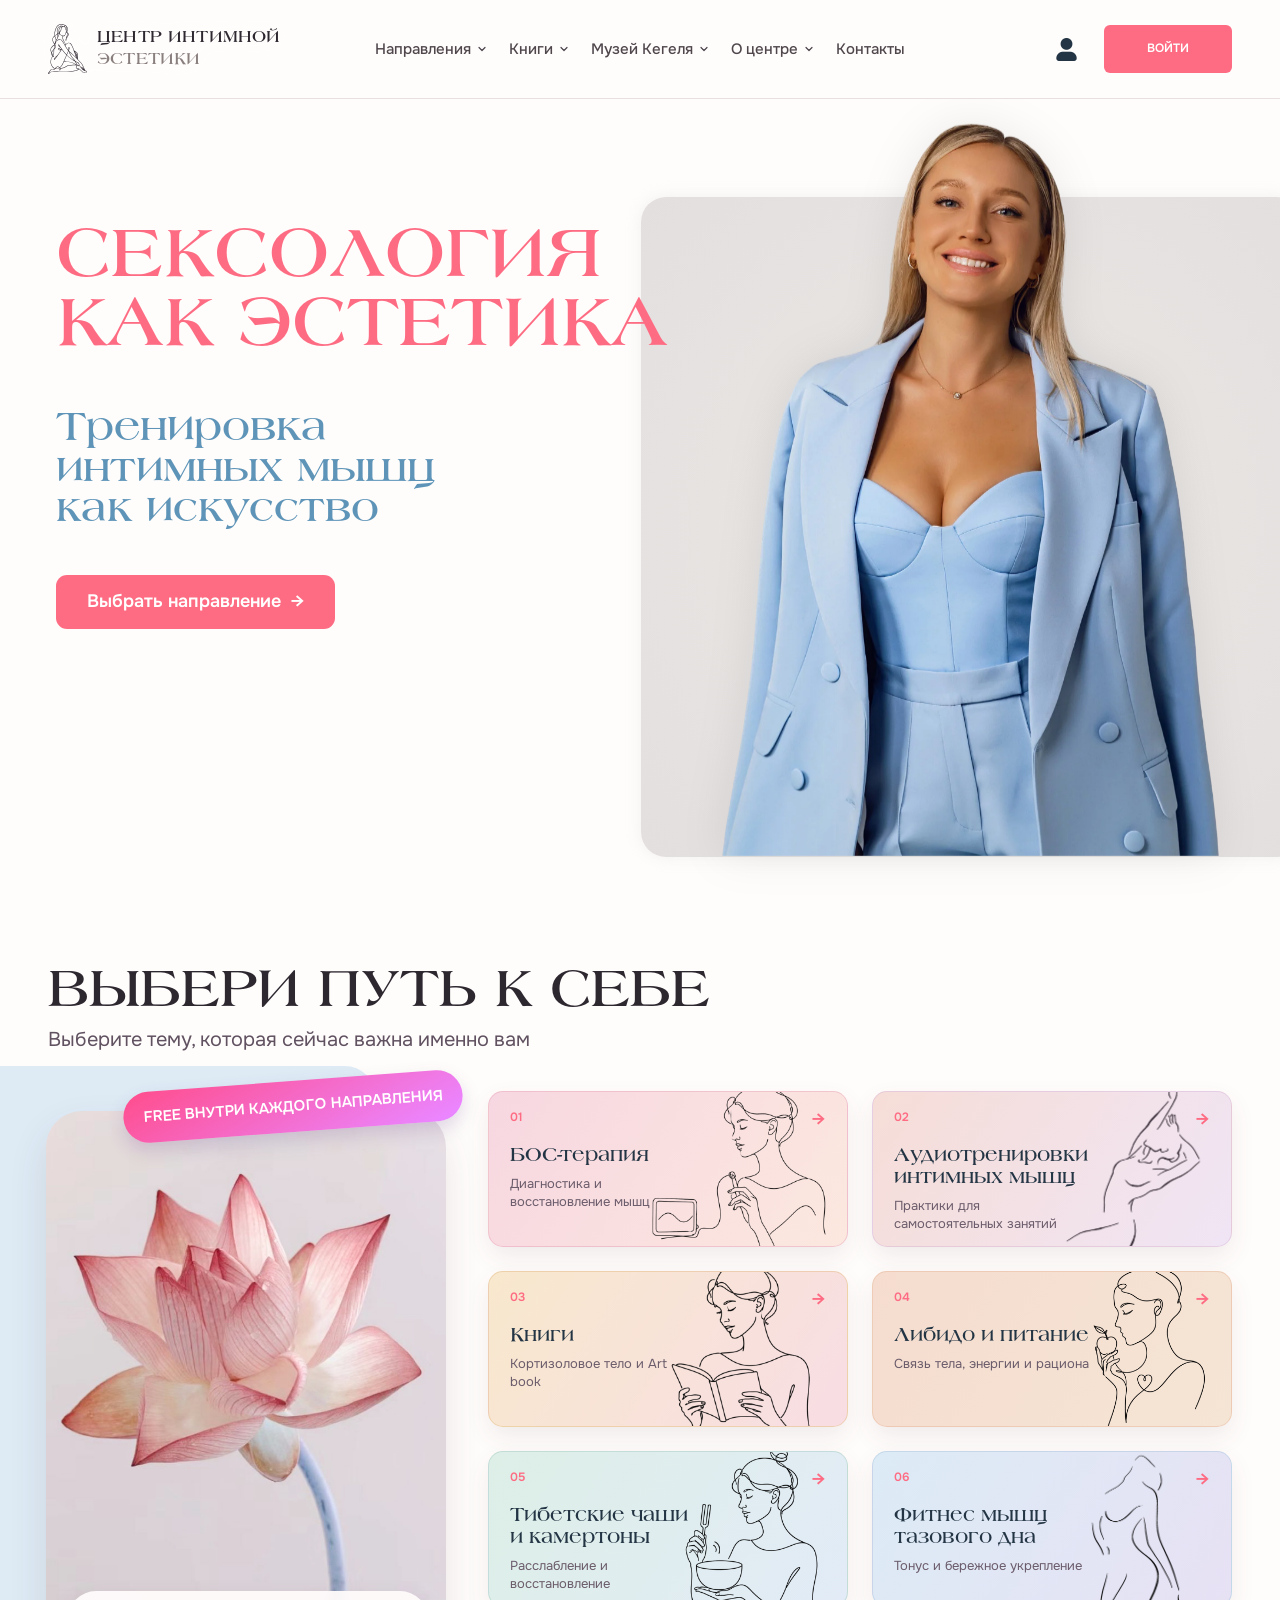
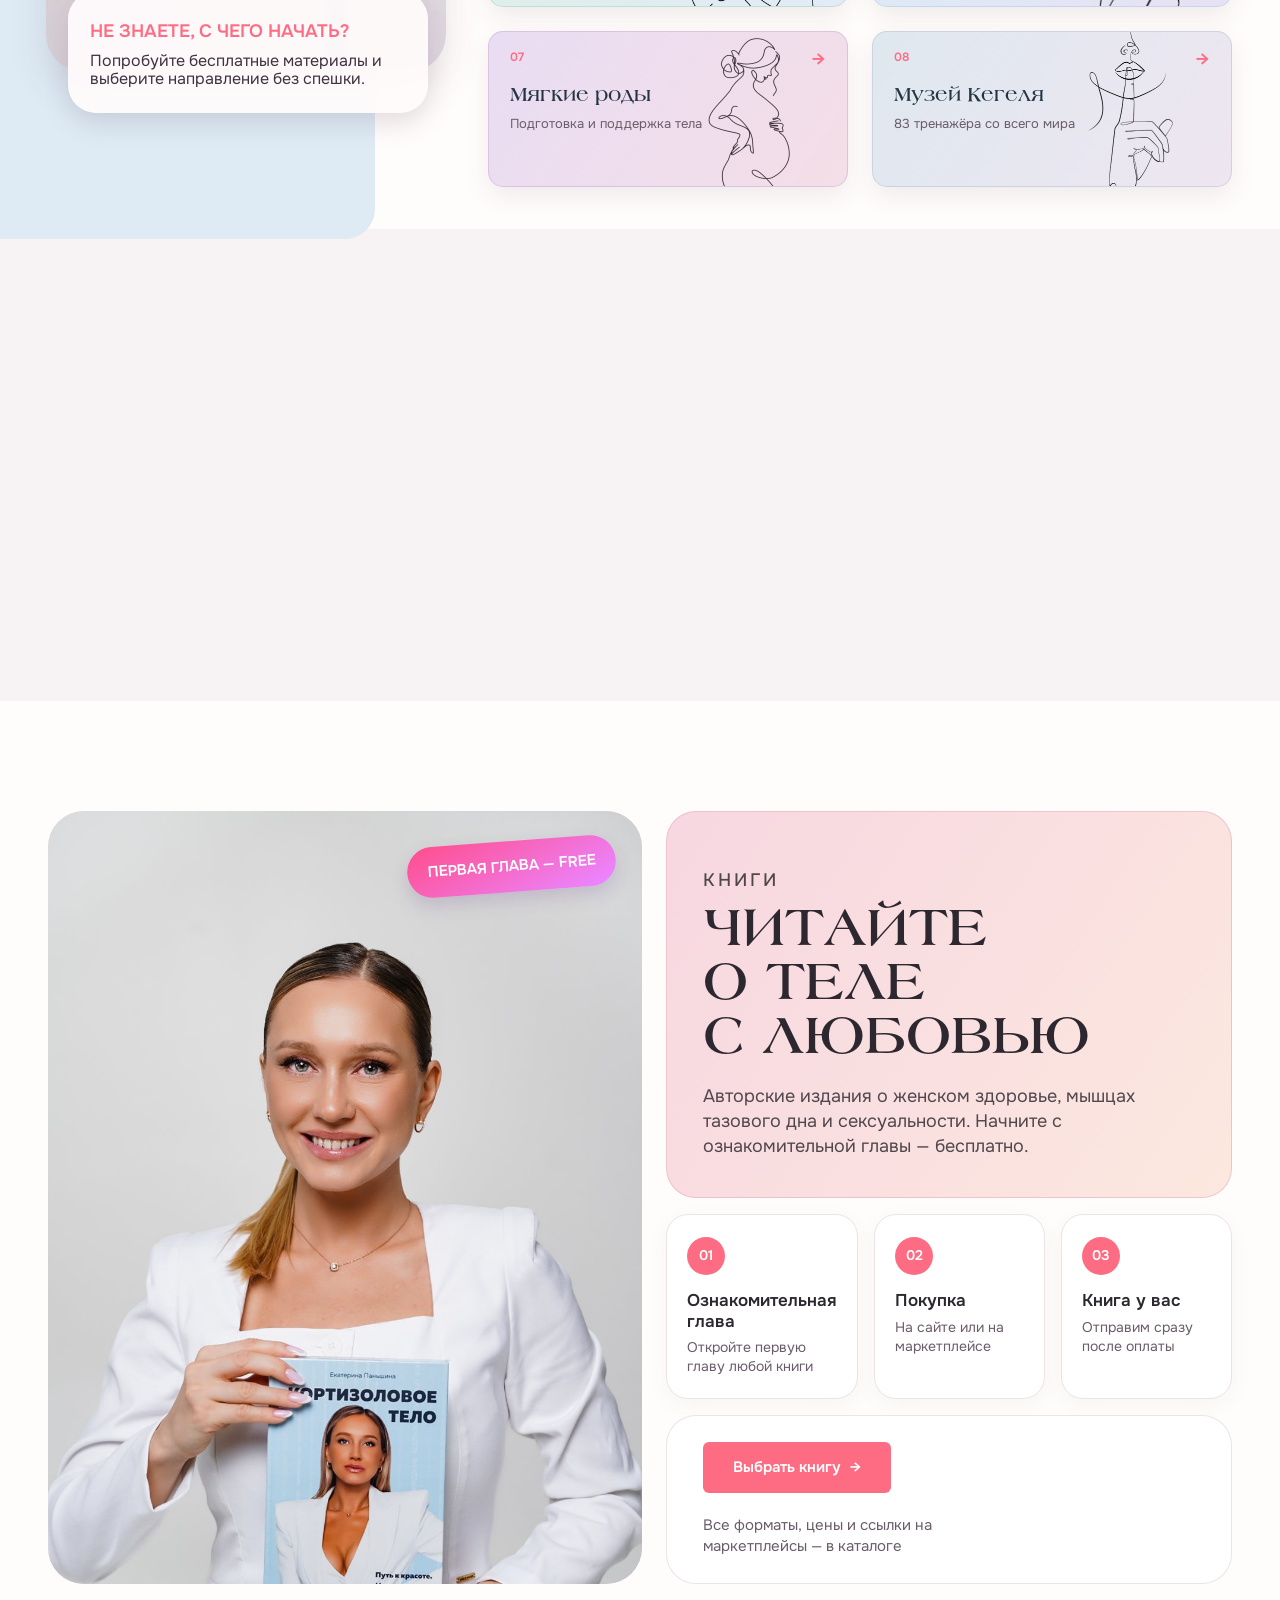
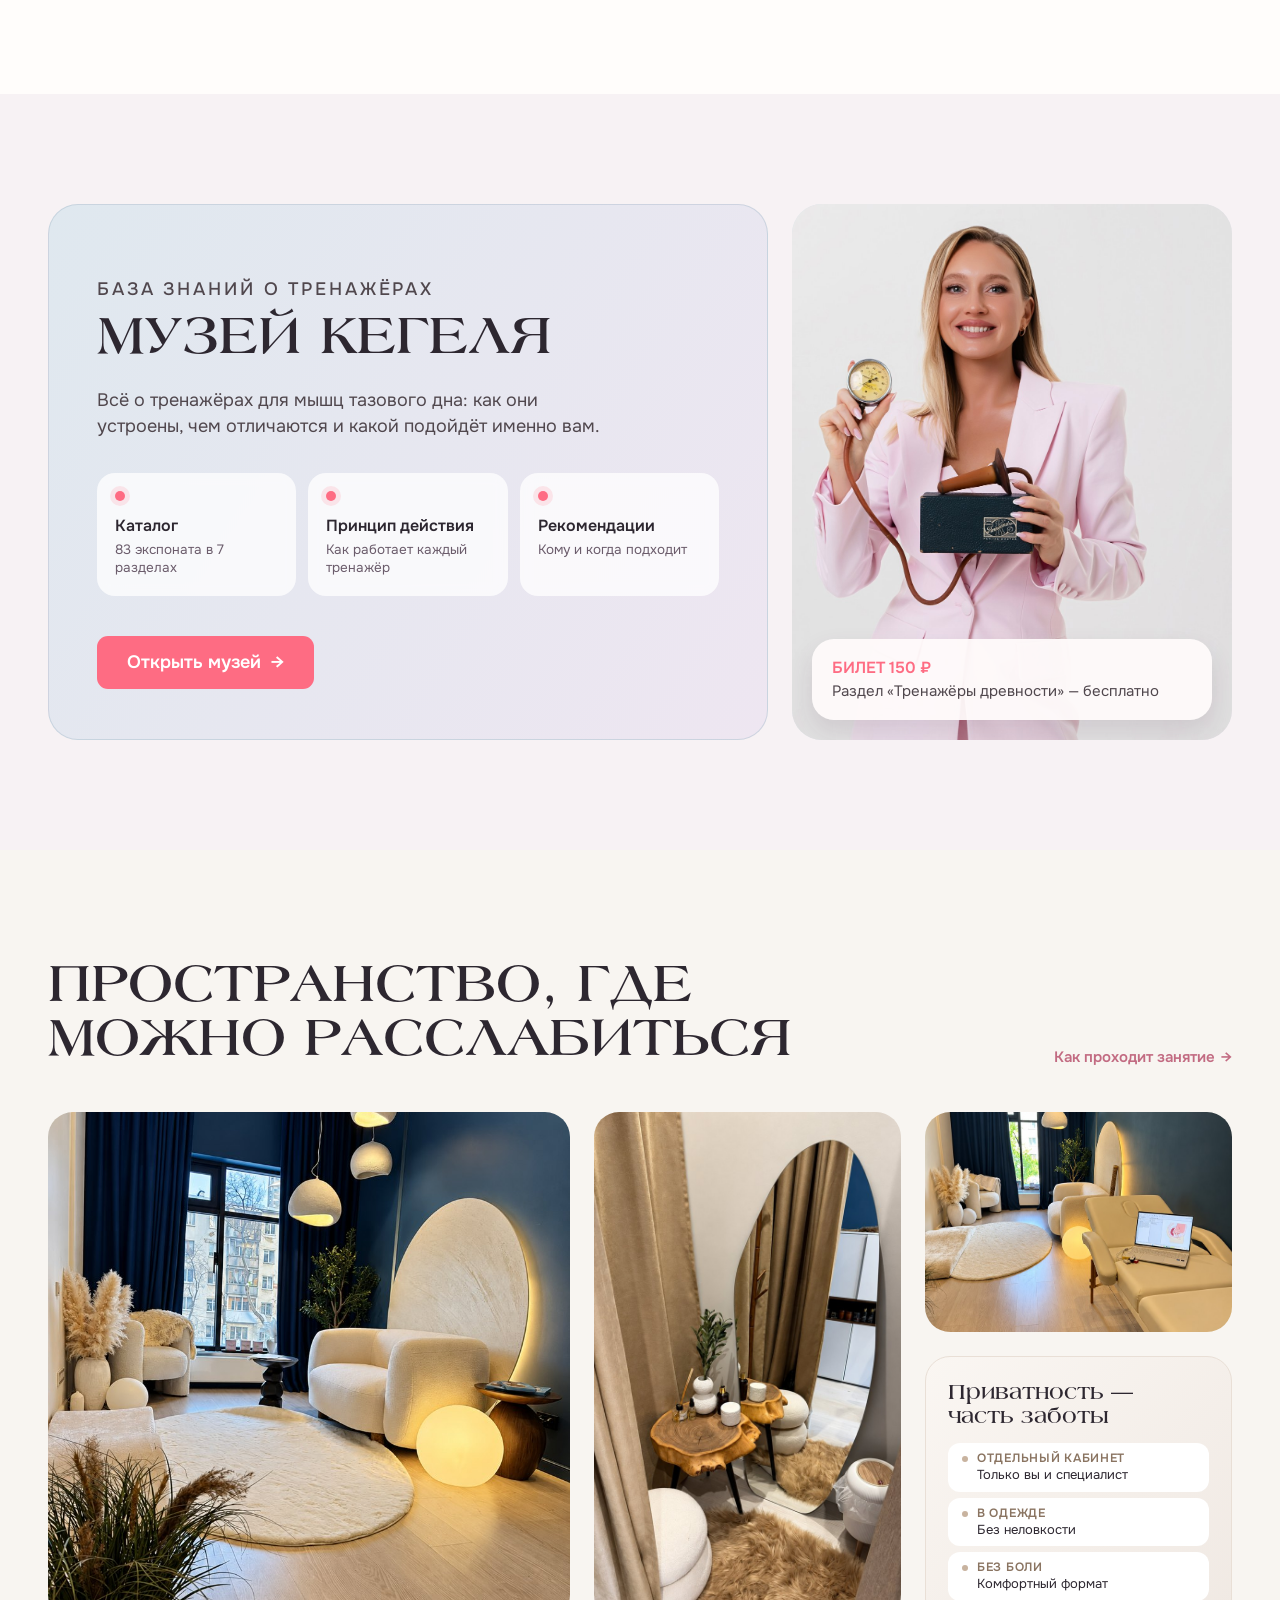
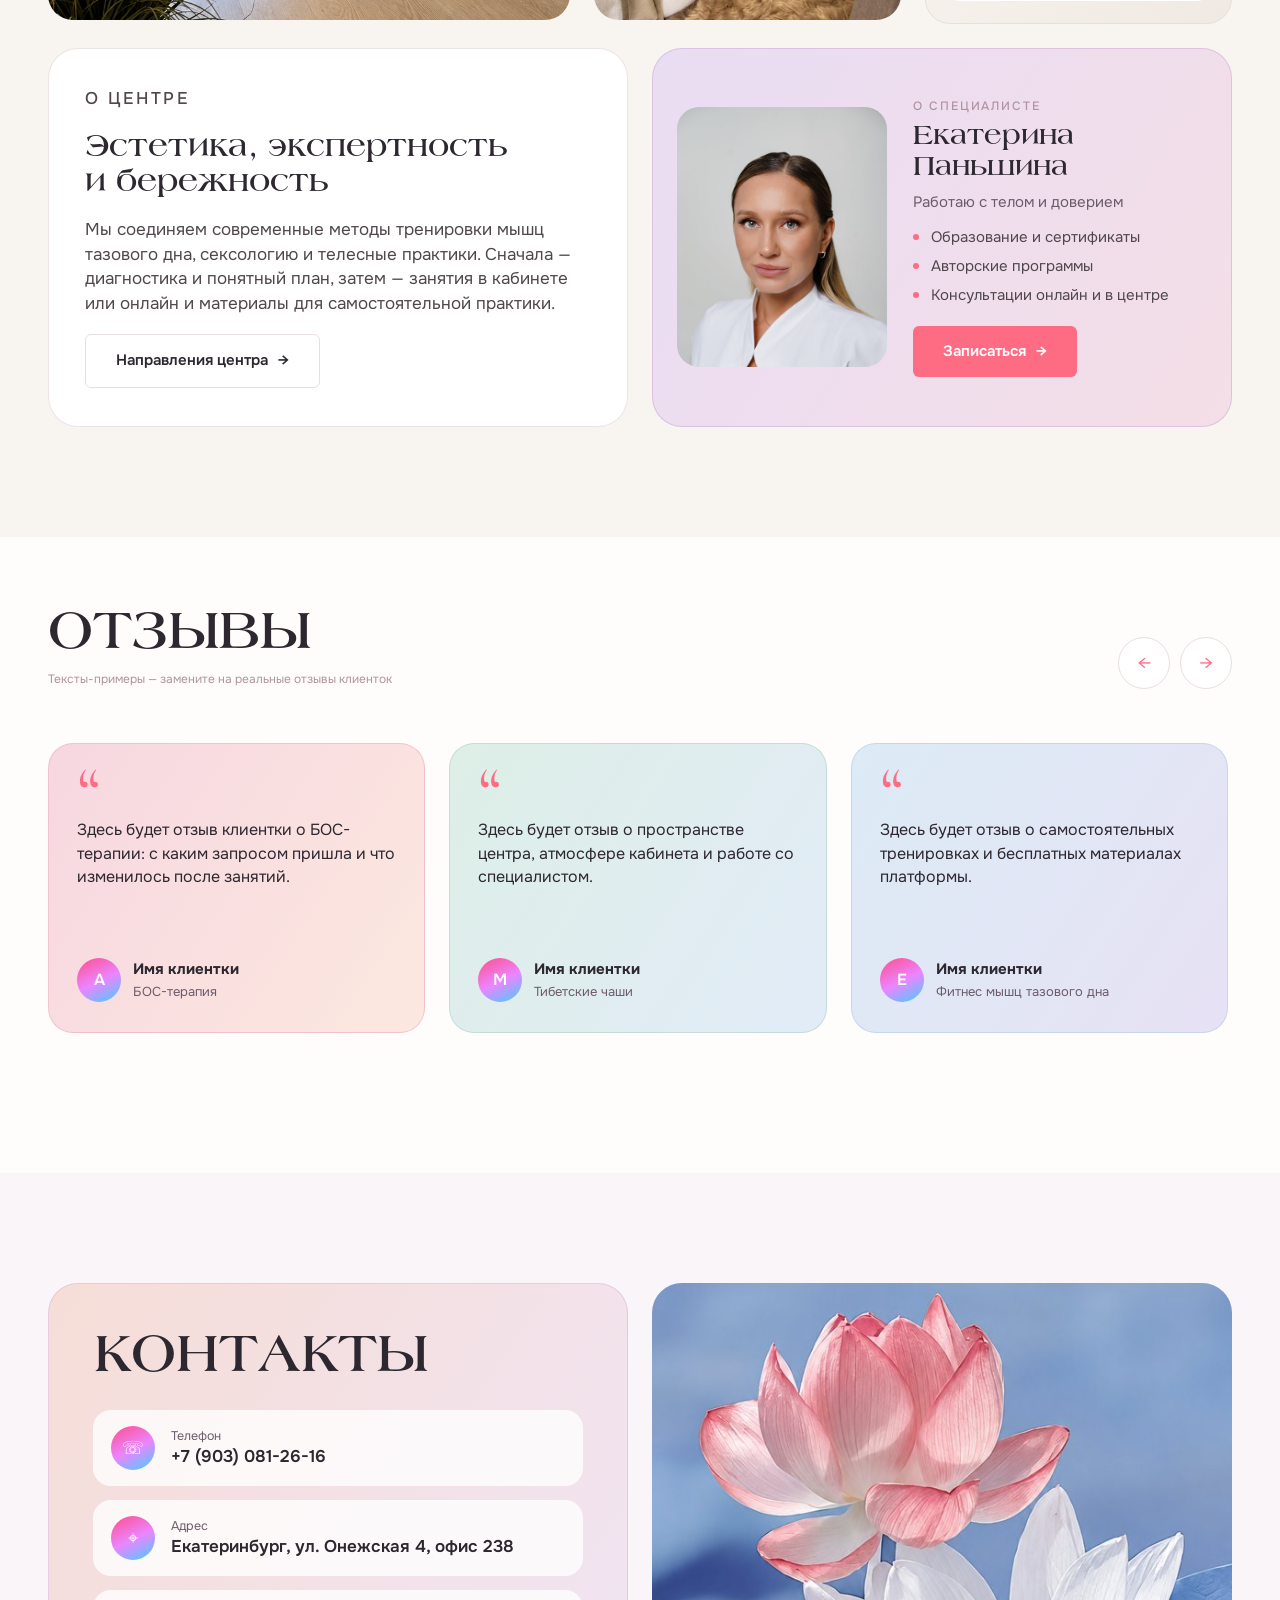
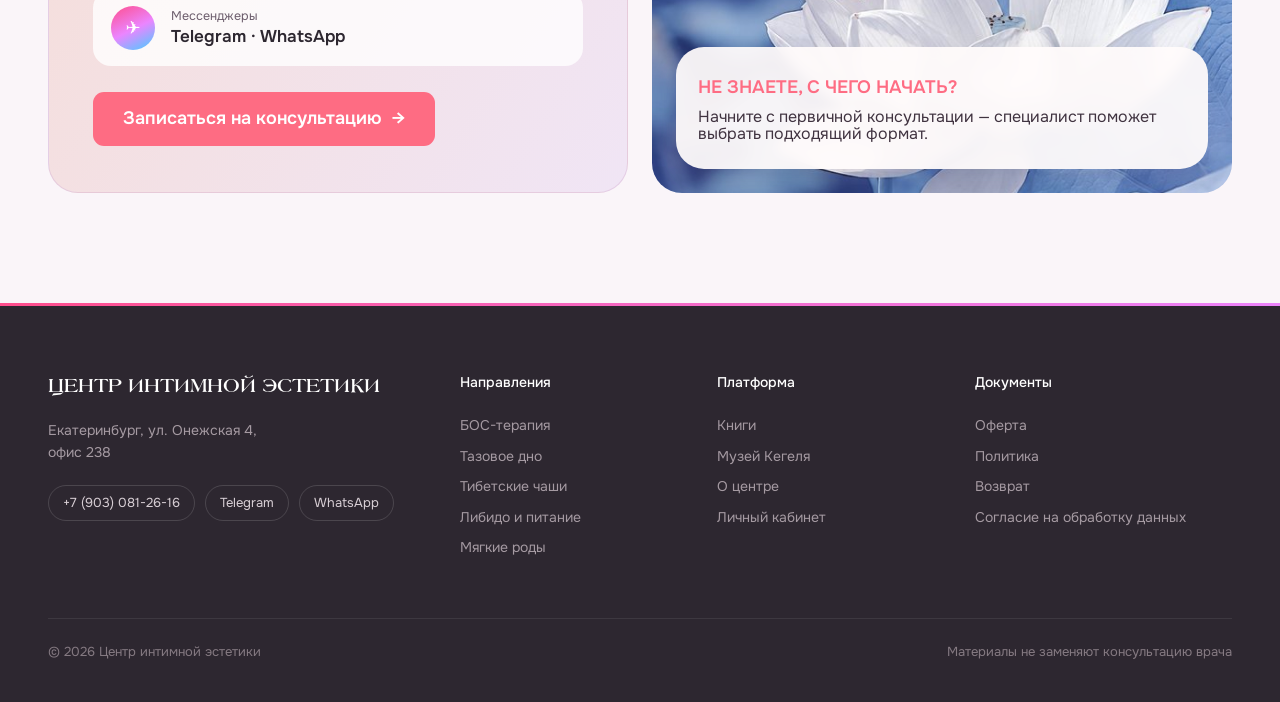
<file: site/index.html>
<!doctype html>
<html lang="ru">
<head>
  <meta charset="utf-8">
  <meta name="viewport" content="width=device-width, initial-scale=1">
  <meta name="robots" content="noindex, nofollow, noarchive">
  <title>Центр интимной эстетики — сексология как эстетика</title>
  <meta name="description" content="Платформа женского здоровья: БОС-терапия, фитнес мышц тазового дна, аудиотренировки, книги и Музей Кегеля.">
  <link rel="preconnect" href="https://fonts.googleapis.com">
  <link rel="preconnect" href="https://fonts.gstatic.com" crossorigin>
  <link href="https://fonts.googleapis.com/css2?family=Onest:wght@400;500;600;700&family=Cormorant+Garamond:ital,wght@0,600;1,500;1,600&display=swap" rel="stylesheet">
  <link rel="stylesheet" href="css/style.css">
  <link rel="icon" href="assets/img/logo.svg">
</head>
<body data-page="home">
  <div data-header style="height:99px"></div>

  <main>
    <!-- 1. Первый экран -->
    <section class="hero">
      <div class="container hero__inner">
        <div class="hero__text">
          <h1 class="display hero__title">
            <span class="split-line"><span>Сексология</span></span>
            <span class="split-line"><span style="--d:.12s">как эстетика</span></span>
          </h1>
          <p class="hero__sub" data-reveal style="--d:.35s">Тренировка интимных мышц как искусство</p>
          <a class="btn" href="directions.html" data-reveal style="--d:.5s">Выбрать направление <span class="arr">→</span></a>
        </div>
        <div class="hero__media" data-reveal="zoom" style="--d:.15s">
          <div class="hero__plate"></div>
          <img class="hero__photo" src="assets/img/hero-main.png" alt="Екатерина Паньшина" data-parallax="0.04" data-pointer="10">
        </div>
      </div>
    </section>

    <!-- 2. Навигатор направлений -->
    <section class="dirs" id="directions">
      <div class="container">
        <h2 class="h-section"><span class="split-line"><span>Выбери путь к себе</span></span></h2>
        <p class="lead" data-reveal style="--d:.15s;margin-top:10px">Выберите тему, которая сейчас важна именно вам</p>

        <div class="dirs__layout">
          <div class="dirs__aside">
            <div class="dirs__aside-bg" data-reveal="left"></div>
            <span class="badge-free dirs__badge">Free внутри каждого направления</span>
            <div class="dirs__photo" data-reveal="zoom">
              <img src="assets/img/lotus-card.png" alt="Цветок лотоса">
            </div>
            <div class="dirs__hint" data-reveal style="--d:.2s">
              <b>Не знаете, с чего начать?</b>
              <p>Попробуйте бесплатные материалы и выберите направление без спешки.</p>
            </div>
          </div>
          <div class="dir-grid" data-dir-grid></div>
        </div>
      </div>
    </section>

    <!-- 3. Популярные материалы -->
    <section class="materials">
      <div class="container">
        <div class="section-head section-head--row">
          <div data-reveal>
            <p class="eyebrow">Контент</p>
            <h2 class="h-card">Популярные материалы</h2>
          </div>
          <a class="link-arrow" href="directions.html" data-reveal>Все материалы <span class="arr">→</span></a>
        </div>
        <div class="mat-grid">
          <a class="mat-card" href="fitness.html" data-reveal style="--d:0s">
            <div class="mat-card__thumb" style="--g:linear-gradient(123deg,#d7e3ec,#e2e6f4)"><span class="mat-card__type">ВИДЕО</span><span class="mat-card__play mat-card__play--pulse"></span></div>
            <div class="mat-card__body"><h3>Дыхание для тазового дна</h3><p>Фитнес · 12 мин</p></div>
          </a>
          <a class="mat-card" href="audio.html" data-reveal style="--d:.08s">
            <div class="mat-card__thumb" style="--g:linear-gradient(123deg,#f2dce2,#f3e4ef)"><span class="mat-card__type">АУДИО</span><span class="mat-card__play"></span></div>
            <div class="mat-card__body"><h3>Медитация на расслабление</h3><p>Аудио · 18 мин</p></div>
          </a>
          <a class="mat-card" href="libido.html" data-reveal style="--d:.16s">
            <div class="mat-card__thumb" style="--g:linear-gradient(123deg,#eebfde,#f3d3e6)"><span class="mat-card__type">PDF</span></div>
            <div class="mat-card__body"><h3>Рацион для либидо</h3><p>Питание · чек-лист</p></div>
          </a>
          <a class="mat-card" href="bos.html" data-reveal style="--d:.24s">
            <div class="mat-card__thumb" style="--g:linear-gradient(123deg,#e6dbe0,#ece2ee)"><span class="mat-card__type">ВИДЕО</span><span class="mat-card__play"></span></div>
            <div class="mat-card__body"><h3>БОС: первая сессия</h3><p>БОС-терапия · 15 мин</p></div>
          </a>
        </div>
      </div>
    </section>

    <!-- 4. Книги -->
    <section class="section" id="books">
      <div class="container">
        <div class="books">
          <div class="books__visual" data-reveal="left">
            <span class="badge-free">Первая глава — free</span>
            <img src="assets/img/photo-06739.jpg" alt="Екатерина Паньшина с книгой">
          </div>
          <div class="books__content">
            <div class="g-card books__lead" style="--g:var(--g-rose);--bd:var(--b-rose)" data-reveal>
              <p class="eyebrow">Книги</p>
              <h2 class="h-section" style="margin-top:10px">Читайте<br>о теле с&nbsp;любовью</h2>
              <p>Авторские издания о женском здоровье, мышцах тазового дна и сексуальности. Начните с ознакомительной главы — бесплатно.</p>
            </div>
            <div class="steps">
              <div class="step" style="--g:var(--g-sand);--d:.05s" data-reveal><span class="step__n">01</span><b>Ознакомительная глава</b><small>Откройте первую главу любой книги</small></div>
              <div class="step" style="--g:var(--g-peach)" data-reveal><span class="step__n">02</span><b>Покупка</b><small>На сайте или на маркетплейсе</small></div>
              <div class="step" style="--g:var(--g-lilac)" data-reveal><span class="step__n">03</span><b>Книга у вас</b><small>Отправим сразу после оплаты</small></div>
            </div>
            <div class="g-card books__cta" style="--g:#fff" data-reveal>
              <a class="btn btn--sm" href="books.html">Выбрать книгу <span class="arr">→</span></a>
              <p>Все форматы, цены и ссылки на маркетплейсы — в каталоге</p>
            </div>
          </div>
        </div>
      </div>
    </section>

    <!-- 5. Музей Кегеля -->
    <section class="section section--soft" id="museum">
      <div class="container">
        <div class="museum">
          <div class="g-card museum__main" style="--g:var(--g-mist);--bd:var(--b-mist)" data-reveal>
            <p class="eyebrow">База знаний о тренажёрах</p>
            <h2 class="h-section" style="margin-top:10px">Музей Кегеля</h2>
            <p>Всё о тренажёрах для мышц тазового дна: как они устроены, чем отличаются и какой подойдёт именно вам.</p>
            <div class="museum__features">
              <div class="feature"><i></i><b>Каталог</b><small>83 экспоната в 7 разделах</small></div>
              <div class="feature"><i></i><b>Принцип действия</b><small>Как работает каждый тренажёр</small></div>
              <div class="feature"><i></i><b>Рекомендации</b><small>Кому и когда подходит</small></div>
            </div>
            <a class="btn" href="museum.html" style="margin-top:40px">Открыть музей <span class="arr">→</span></a>
          </div>
          <div class="museum__photo" data-reveal="right">
            <img src="assets/img/museum-kate.jpg" alt="Екатерина Паньшина с перинеометром Кегеля">
            <div class="museum__tag"><b>Билет 150 ₽</b><span>Раздел «Тренажёры древности» — бесплатно</span></div>
          </div>
        </div>
      </div>
    </section>

    <!-- 6. О центре и пространстве -->
    <section class="section section--warm" id="about">
      <div class="container">
        <div class="section-head section-head--row">
          <div>
            <h2 class="h-section"><span class="split-line"><span>Пространство, где</span></span><span class="split-line"><span style="--d:.1s">можно расслабиться</span></span></h2>
          </div>
          <a class="link-arrow" href="bos.html#cabinet" data-reveal>Как проходит занятие <span class="arr">→</span></a>
        </div>
        <div class="space-grid">
          <div class="space-img space-img--large" data-reveal="zoom"><img src="assets/img/interior-3.jpg" alt="Кабинет центра" loading="lazy"></div>
          <div class="space-img space-img--tall" data-reveal="zoom" style="--d:.1s"><img src="assets/img/interior-1.jpg" alt="Зона переодевания" loading="lazy"></div>
          <div class="space-img space-img--small" data-reveal="zoom" style="--d:.2s"><img src="assets/img/interior-2.jpg" alt="Кушетка и оборудование" loading="lazy"></div>
          <div class="privacy" data-reveal style="--d:.3s">
            <h3>Приватность —<br>часть заботы</h3>
            <ul>
              <li><b>Отдельный кабинет</b>Только вы и специалист</li>
              <li><b>В одежде</b>Без неловкости</li>
              <li><b>Без боли</b>Комфортный формат</li>
            </ul>
          </div>
        </div>

        <div class="about-row" id="specialist">
          <div class="g-card about-card" style="--g:#fff" data-reveal>
            <p class="eyebrow">О центре</p>
            <h3 class="h-card" style="font-size:32px">Эстетика, экспертность<br>и бережность</h3>
            <p>Мы соединяем современные методы тренировки мышц тазового дна, сексологию и телесные практики. Сначала — диагностика и понятный план, затем — занятия в кабинете или онлайн и материалы для самостоятельной практики.</p>
            <a class="btn btn--ghost btn--sm" href="bos.html">Направления центра <span class="arr">→</span></a>
          </div>
          <div class="g-card about-spec" style="--g:var(--g-violet);--bd:var(--b-violet);--d:.1s" data-reveal>
            <div class="about-spec__img"><img src="assets/img/photo-07214.jpg" alt="Екатерина Паньшина" loading="lazy"></div>
            <div>
              <p class="eyebrow">О специалисте</p>
              <h3 class="h-card" style="font-size:28px;margin-top:8px">Екатерина<br>Паньшина</h3>
              <p style="margin-top:8px;font-size:15px;color:var(--muted)">Работаю с телом и доверием</p>
              <ul>
                <li>Образование и сертификаты</li>
                <li>Авторские программы</li>
                <li>Консультации онлайн и в центре</li>
              </ul>
              <a class="btn btn--sm" href="bos.html#formats" data-booking>Записаться <span class="arr">→</span></a>
            </div>
          </div>
        </div>
      </div>
    </section>

    <!-- 7. Отзывы -->
    <section class="section" id="reviews">
      <div class="container reviews-wrap" data-slider>
        <div class="section-head section-head--row">
          <div>
            <h2 class="h-section"><span class="split-line"><span>Отзывы</span></span></h2>
            <span class="placeholder-note">Тексты-примеры — замените на реальные отзывы клиенток</span>
          </div>
          <div class="slider-nav" data-reveal>
            <button class="slider-btn" type="button" data-dir="-1" aria-label="Назад">←</button>
            <button class="slider-btn" type="button" data-dir="1" aria-label="Вперёд">→</button>
          </div>
        </div>
        <div class="reviews">
          <article class="review" style="--g:var(--g-rose);--bd:var(--b-rose)" data-reveal>
            <span class="review__q">“</span>
            <p>Здесь будет отзыв клиентки о БОС-терапии: с каким запросом пришла и что изменилось после занятий.</p>
            <footer><span class="review__ava">А</span><span><b>Имя клиентки</b><small>БОС-терапия</small></span></footer>
          </article>
          <article class="review" style="--g:var(--g-mint);--bd:var(--b-mint);--d:.08s" data-reveal>
            <span class="review__q">“</span>
            <p>Здесь будет отзыв о пространстве центра, атмосфере кабинета и работе со специалистом.</p>
            <footer><span class="review__ava">М</span><span><b>Имя клиентки</b><small>Тибетские чаши</small></span></footer>
          </article>
          <article class="review" style="--g:var(--g-sky);--bd:var(--b-sky);--d:.16s" data-reveal>
            <span class="review__q">“</span>
            <p>Здесь будет отзыв о самостоятельных тренировках и бесплатных материалах платформы.</p>
            <footer><span class="review__ava">Е</span><span><b>Имя клиентки</b><small>Фитнес мышц тазового дна</small></span></footer>
          </article>
          <article class="review" style="--g:var(--g-violet);--bd:var(--b-violet)">
            <span class="review__q">“</span>
            <p>Здесь будет отзыв о подготовке к родам и восстановлении после них.</p>
            <footer><span class="review__ava">О</span><span><b>Имя клиентки</b><small>Мягкие роды</small></span></footer>
          </article>
        </div>
      </div>
    </section>

    <!-- 8. Контакты -->
    <section class="section section--rose" id="contacts">
      <div class="container">
        <div class="contacts">
          <div class="g-card contacts__card" style="--g:var(--g-lilac);--bd:var(--b-lilac)" data-reveal="left">
            <h2 class="h-section">Контакты</h2>
            <div class="contacts__list">
              <a class="contacts__row" href="tel:+79030812616"><span class="contacts__ico">☏</span><span><small>Телефон</small><b>+7 (903) 081-26-16</b></span></a>
              <div class="contacts__row"><span class="contacts__ico">⌖</span><span><small>Адрес</small><b>Екатеринбург, ул. Онежская 4, офис 238</b></span></div>
              <a class="contacts__row" href="#"><span class="contacts__ico">✈</span><span><small>Мессенджеры</small><b>Telegram · WhatsApp</b></span></a>
            </div>
            <a class="btn" href="bos.html#formats" data-booking="online" style="align-self:flex-start">Записаться на консультацию <span class="arr">→</span></a>
          </div>
          <div class="contacts__visual" data-reveal="right">
            <img src="assets/img/flower-bg-3.jpg" alt="">
            <div class="dirs__hint">
              <b>Не знаете, с чего начать?</b>
              <p>Начните с первичной консультации — специалист поможет выбрать подходящий формат.</p>
            </div>
          </div>
        </div>
      </div>
    </section>
  </main>

  <div data-footer></div>
  <script src="js/main.js"></script>
</body>
</html>
</file>
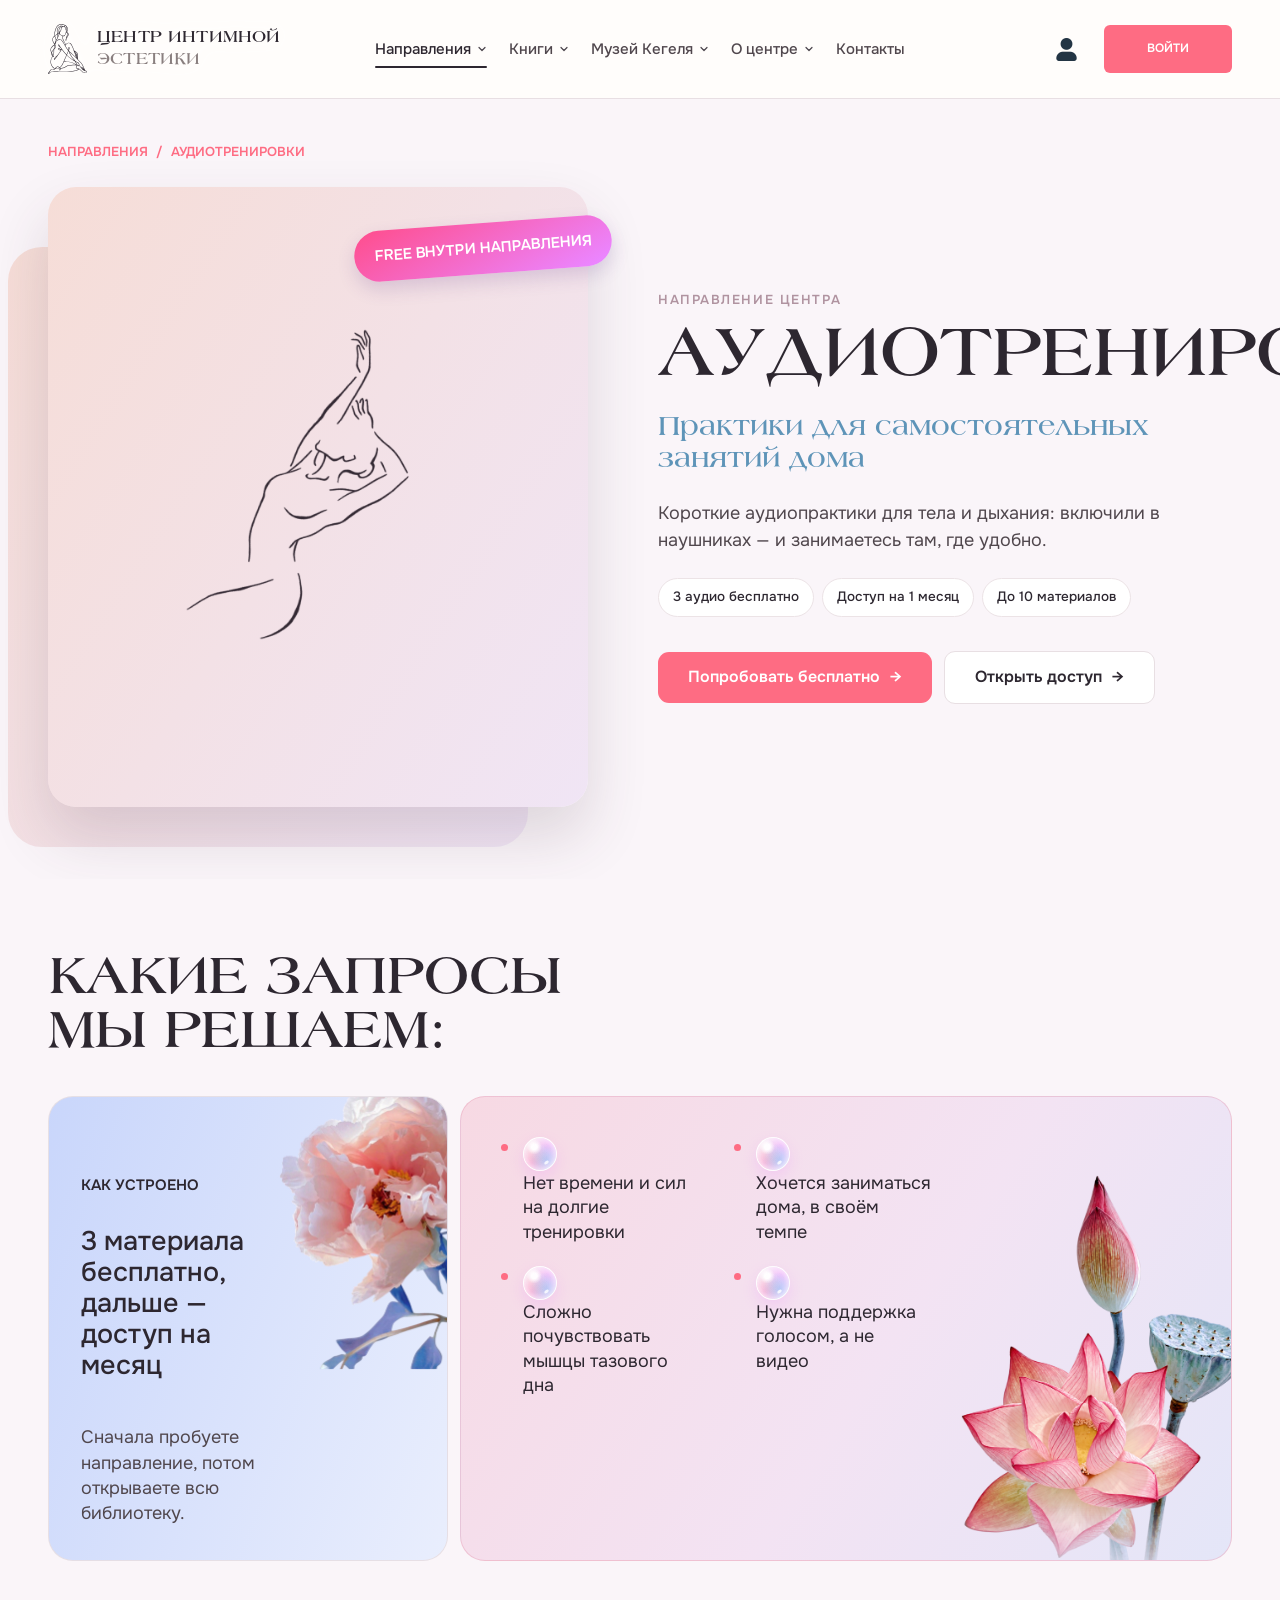
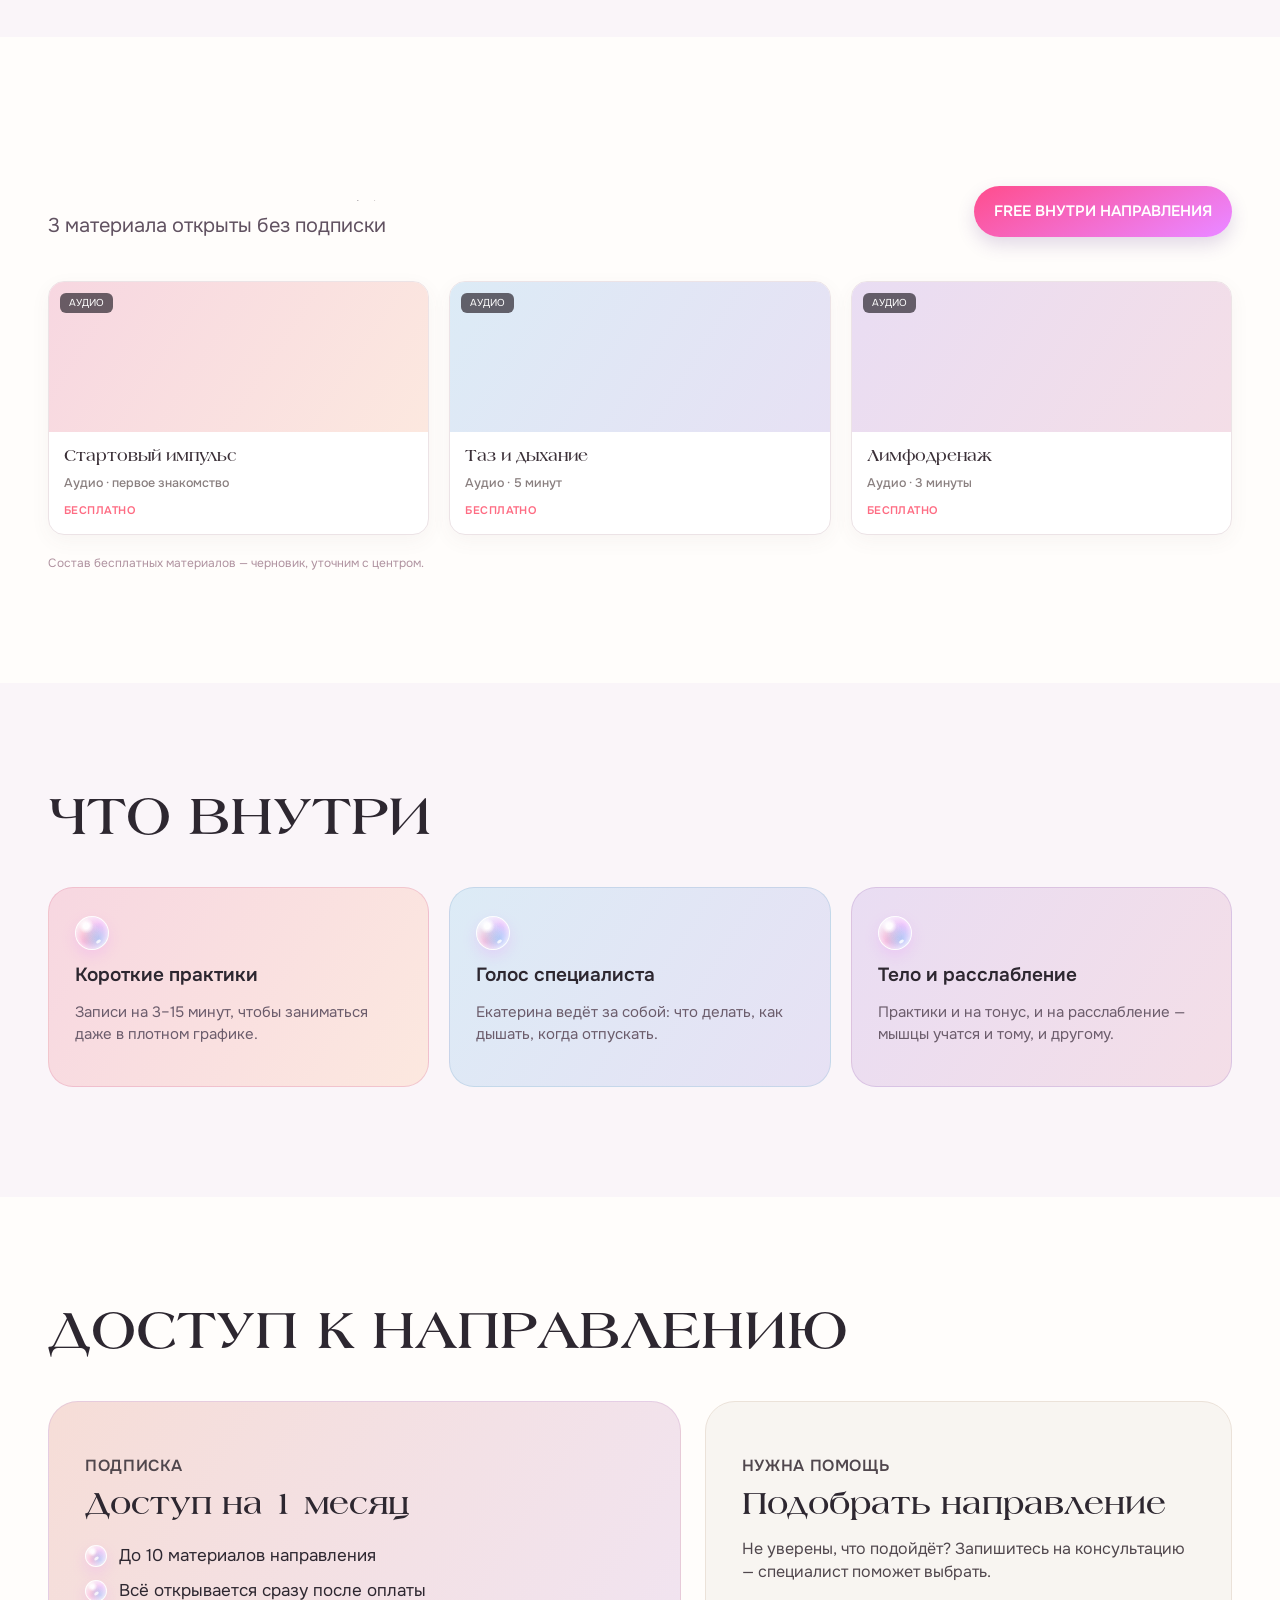
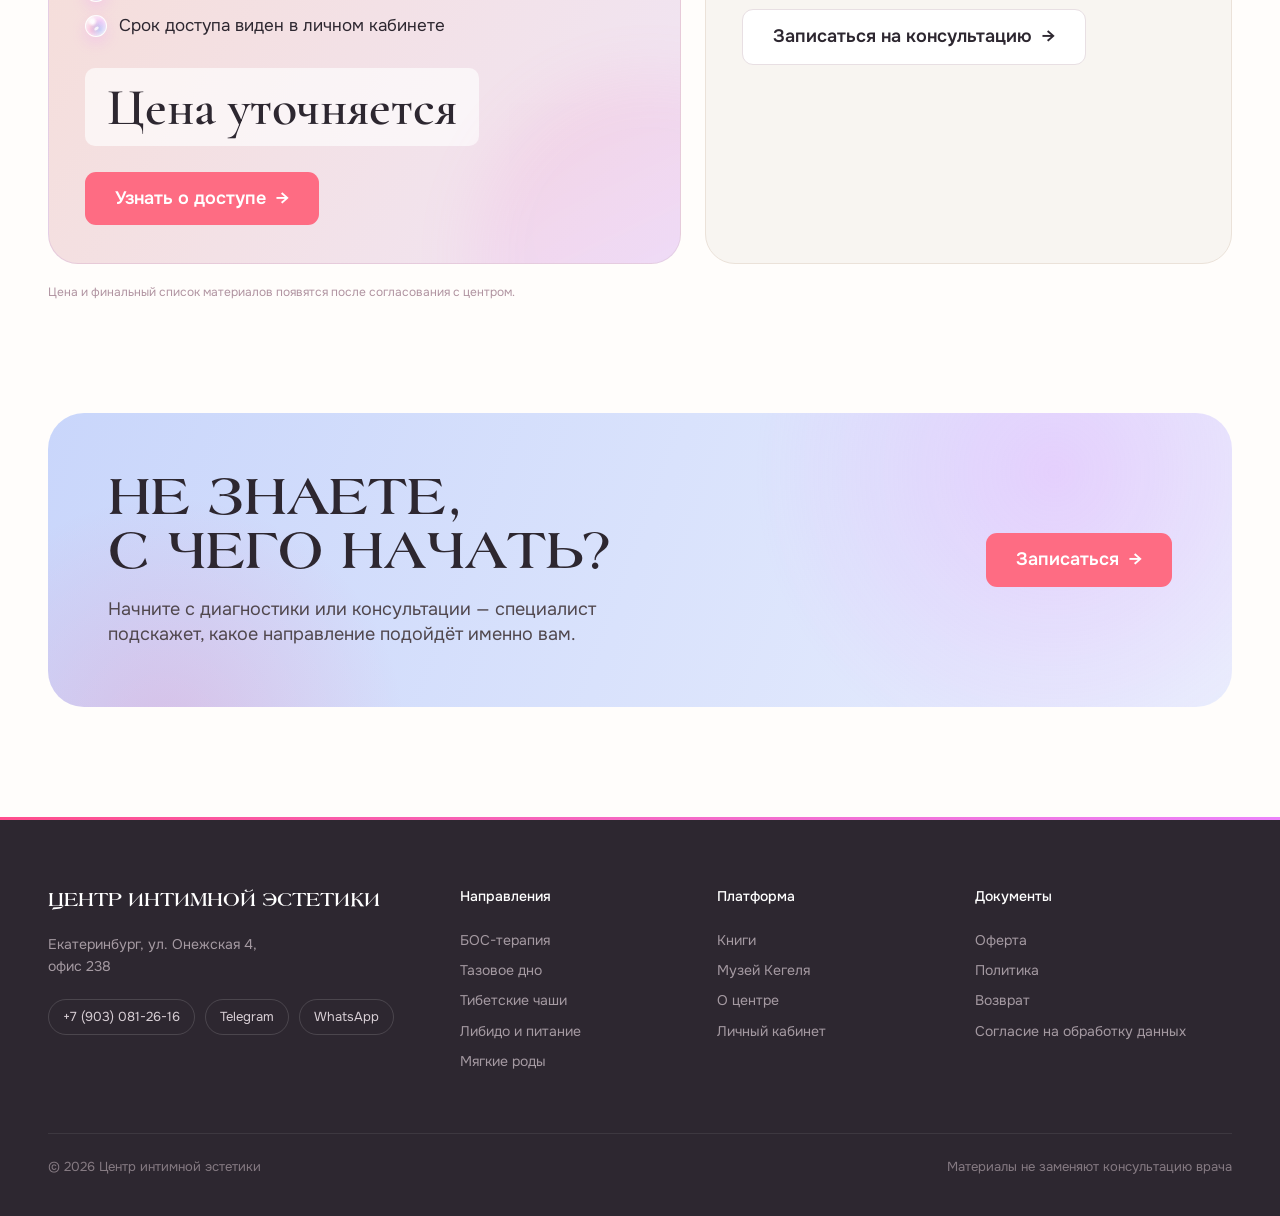
<file: site/audio.html>
<!doctype html>
<html lang="ru">
<head>
  <meta charset="utf-8">
  <meta name="viewport" content="width=device-width, initial-scale=1">
  <meta name="robots" content="noindex, nofollow, noarchive">
  <title>Аудиотренировки — Центр интимной эстетики</title>
  <meta name="description" content="Аудиотренировки: Короткие аудиопрактики для тела и дыхания: включили в наушниках — и занимаетесь там, где удобно.">
  <link rel="preconnect" href="https://fonts.googleapis.com">
  <link rel="preconnect" href="https://fonts.gstatic.com" crossorigin>
  <link href="https://fonts.googleapis.com/css2?family=Onest:wght@400;500;600;700&family=Cormorant+Garamond:ital,wght@0,600;1,500;1,600&display=swap" rel="stylesheet">
  <link rel="stylesheet" href="css/style.css">
  <link rel="icon" href="assets/img/logo.svg">
</head>
<body data-page="direction">
  <div data-header style="height:99px"></div>

  <main>
    <section class="b-hero">
      <div class="container">
        <nav class="breadcrumbs" aria-label="Хлебные крошки" data-reveal><a href="directions.html">Направления</a><span>/</span><span>Аудиотренировки</span></nav>
        <div class="b-hero__grid">
          <div class="b-hero__media" style="--g:var(--g-lilac)" data-reveal="zoom">
            <div class="b-hero__plate"></div>
            <div class="b-hero__photo m-item__photo" style="background:var(--g-lilac)"><img src="assets/img/line-audio.png" alt=""></div>
            <span class="badge-free">Free внутри направления</span>
          </div>
          <div>
            <p class="b-hero__author" data-reveal>Направление центра</p>
            <h1 class="display b-hero__title"><span class="split-line"><span style="--d:.05s">Аудиотренировки</span></span></h1>
            <p class="b-hero__sub" data-reveal style="--d:.15s">Практики для самостоятельных<br>занятий дома</p>
            <p class="b-hero__text" data-reveal style="--d:.22s">Короткие аудиопрактики для тела и дыхания: включили в наушниках — и занимаетесь там, где удобно.</p>
            <div class="b-hero__facts" data-reveal style="--d:.28s"><span>3 аудио бесплатно</span><span>Доступ на 1 месяц</span><span>До 10 материалов</span></div>
            <div class="b-hero__actions" data-reveal style="--d:.34s">
              <a class="btn" href="#free">Попробовать бесплатно <span class="arr">→</span></a>
              <a class="btn btn--ghost" href="#access">Открыть доступ <span class="arr">→</span></a>
            </div>
          </div>
        </div>
      </div>
    </section>

    <section class="situations">
      <div class="container">
        <h2 class="h-section"><span class="split-line"><span>Какие запросы</span></span><span class="split-line"><span style="--d:.08s">мы решаем:</span></span></h2>
        <div class="sit-grid">
          <div class="sit-card sit-card--result" data-reveal>
            <img class="sit-card__flower" src="assets/img/peony-mirror.png" alt="">
            <p class="kicker">Как устроено</p>
            <h3>3 материала бесплатно, дальше — доступ на месяц</h3>
            <p>Сначала пробуете направление, потом открываете всю библиотеку.</p>
          </div>
          <div class="sit-card sit-card--list" data-reveal style="--d:.08s">
            <ul class="sit-list"><li><span class="bubble" aria-hidden="true"></span><span>Нет времени и сил на долгие тренировки</span></li><li><span class="bubble" aria-hidden="true"></span><span>Хочется заниматься дома, в своём темпе</span></li><li><span class="bubble" aria-hidden="true"></span><span>Сложно почувствовать мышцы тазового дна</span></li><li><span class="bubble" aria-hidden="true"></span><span>Нужна поддержка голосом, а не видео</span></li></ul>
            <img class="sit-card__lotus" src="assets/img/flower-lotus-bud.png" alt="">
          </div>
        </div>
      </div>
    </section>

    <section class="section" id="free">
      <div class="container">
        <div class="section-head section-head--row">
          <div>
            <h2 class="h-section"><span class="split-line"><span>Попробуйте бесплатно</span></span></h2>
            <p class="lead" data-reveal>3 материала открыты без подписки</p>
          </div>
          <span class="badge-free" data-reveal>Free внутри направления</span>
        </div>
        <div class="free-grid">
          <a class="mat-card" href="#" data-reveal style="--d:0.00s">
            <div class="mat-card__thumb" style="--g:var(--g-rose)"><span class="mat-card__type">АУДИО</span></div>
            <div class="mat-card__body"><h3>Стартовый импульс</h3><p>Аудио · первое знакомство</p><span class="mat-card__free">Бесплатно</span></div>
          </a>
          <a class="mat-card" href="#" data-reveal style="--d:0.08s">
            <div class="mat-card__thumb" style="--g:var(--g-sky)"><span class="mat-card__type">АУДИО</span></div>
            <div class="mat-card__body"><h3>Таз и дыхание</h3><p>Аудио · 5 минут</p><span class="mat-card__free">Бесплатно</span></div>
          </a>
          <a class="mat-card" href="#" data-reveal style="--d:0.16s">
            <div class="mat-card__thumb" style="--g:var(--g-violet)"><span class="mat-card__type">АУДИО</span></div>
            <div class="mat-card__body"><h3>Лимфодренаж</h3><p>Аудио · 3 минуты</p><span class="mat-card__free">Бесплатно</span></div>
          </a>
        </div>
        <p class="placeholder-note" style="margin-top:20px">Состав бесплатных материалов — черновик, уточним с центром.</p>
      </div>
    </section>

    <section class="section section--rose">
      <div class="container">
        <h2 class="h-section"><span class="split-line"><span>Что внутри</span></span></h2>
        <div class="inside-grid"><div class="inside-card" style="--g:var(--g-rose);--bd:var(--b-rose);--d:0.00s" data-reveal><span class="bubble" aria-hidden="true"></span><b>Короткие практики</b><p>Записи на 3–15 минут, чтобы заниматься даже в плотном графике.</p></div><div class="inside-card" style="--g:var(--g-sky);--bd:var(--b-sky);--d:0.08s" data-reveal><span class="bubble" aria-hidden="true"></span><b>Голос специалиста</b><p>Екатерина ведёт за собой: что делать, как дышать, когда отпускать.</p></div><div class="inside-card" style="--g:var(--g-violet);--bd:var(--b-violet);--d:0.16s" data-reveal><span class="bubble" aria-hidden="true"></span><b>Тело и расслабление</b><p>Практики и на тонус, и на расслабление — мышцы учатся и тому, и другому.</p></div></div>
      </div>
    </section>

    <section class="section" id="access">
      <div class="container">
        <h2 class="h-section"><span class="split-line"><span>Доступ к направлению</span></span></h2>
        <div class="buy-grid">
          <div class="buy-card" style="--g:var(--g-lilac);--bd:var(--b-lilac)" data-reveal>
            <span class="buy-card__glow"></span>
            <p class="buy-card__label">Подписка</p>
            <h3>Доступ на 1 месяц</h3>
            <ul><li><span class="bubble" aria-hidden="true"></span><span>До 10 материалов направления</span></li><li><span class="bubble" aria-hidden="true"></span><span>Всё открывается сразу после оплаты</span></li><li><span class="bubble" aria-hidden="true"></span><span>Срок доступа виден в личном кабинете</span></li></ul>
            <p class="buy-card__price">Цена уточняется</p>
            <button class="btn" type="button" data-booking>Узнать о доступе <span class="arr">→</span></button>
          </div>
          <div class="buy-card" style="--g:#f8f5f1;--bd:#ebe2d9;--d:.1s" data-reveal>
            <p class="buy-card__label">Нужна помощь</p>
            <h3>Подобрать направление</h3>
            <p>Не уверены, что подойдёт? Запишитесь на консультацию — специалист поможет выбрать.</p>
            <button class="btn btn--ghost" type="button" data-booking="help">Записаться на консультацию <span class="arr">→</span></button>
          </div>
        </div>
        <p class="placeholder-note" style="margin-top:20px">Цена и финальный список материалов появятся после согласования с центром.</p>
      </div>
    </section>

    <section class="section" style="padding-top:0">
      <div class="container">
        <div class="cta-banner" data-reveal>
          <div>
            <h2 class="h-section">Не знаете,<br>с чего начать?</h2>
            <p>Начните с диагностики или консультации — специалист подскажет, какое направление подойдёт именно вам.</p>
          </div>
          <a class="btn" href="bos.html#formats" data-booking="diag">Записаться <span class="arr">→</span></a>
        </div>
      </div>
    </section>
  </main>

  <div data-footer></div>
  <script src="js/main.js"></script>
</body>
</html>
</file>
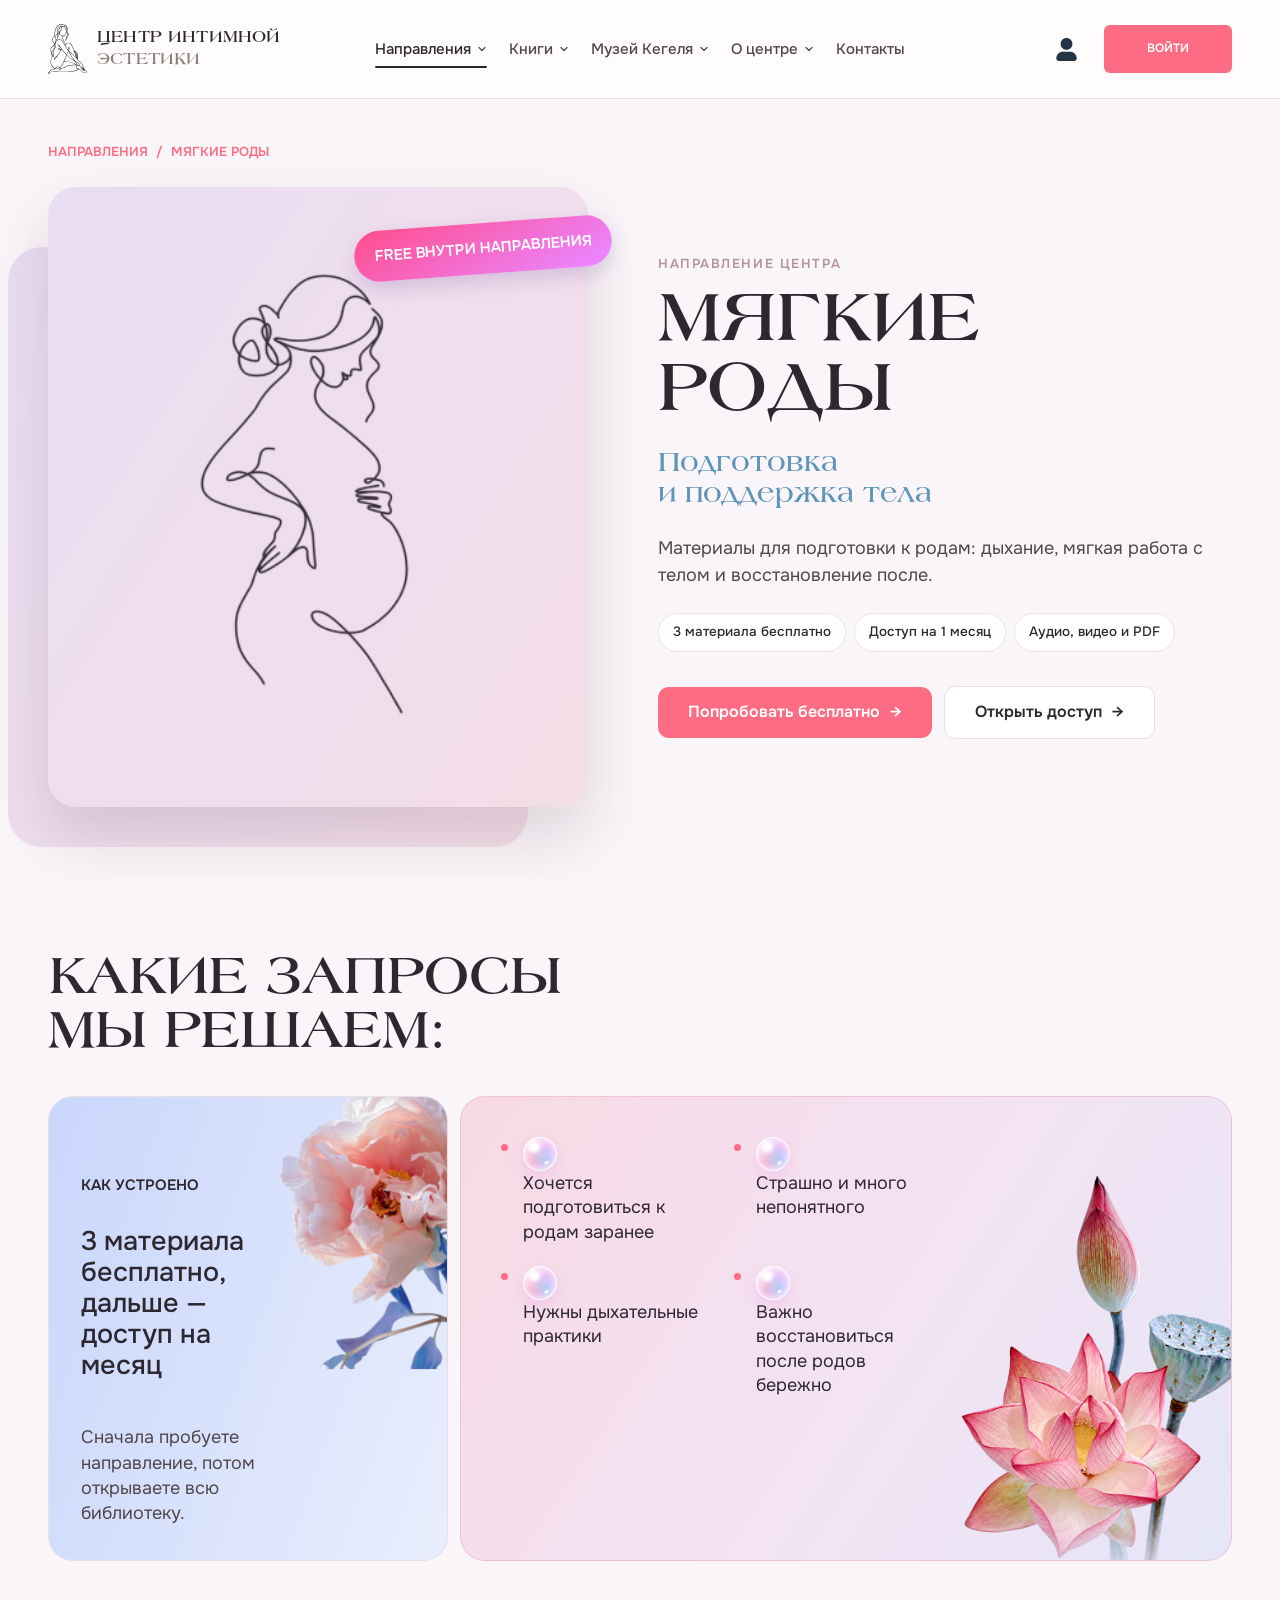
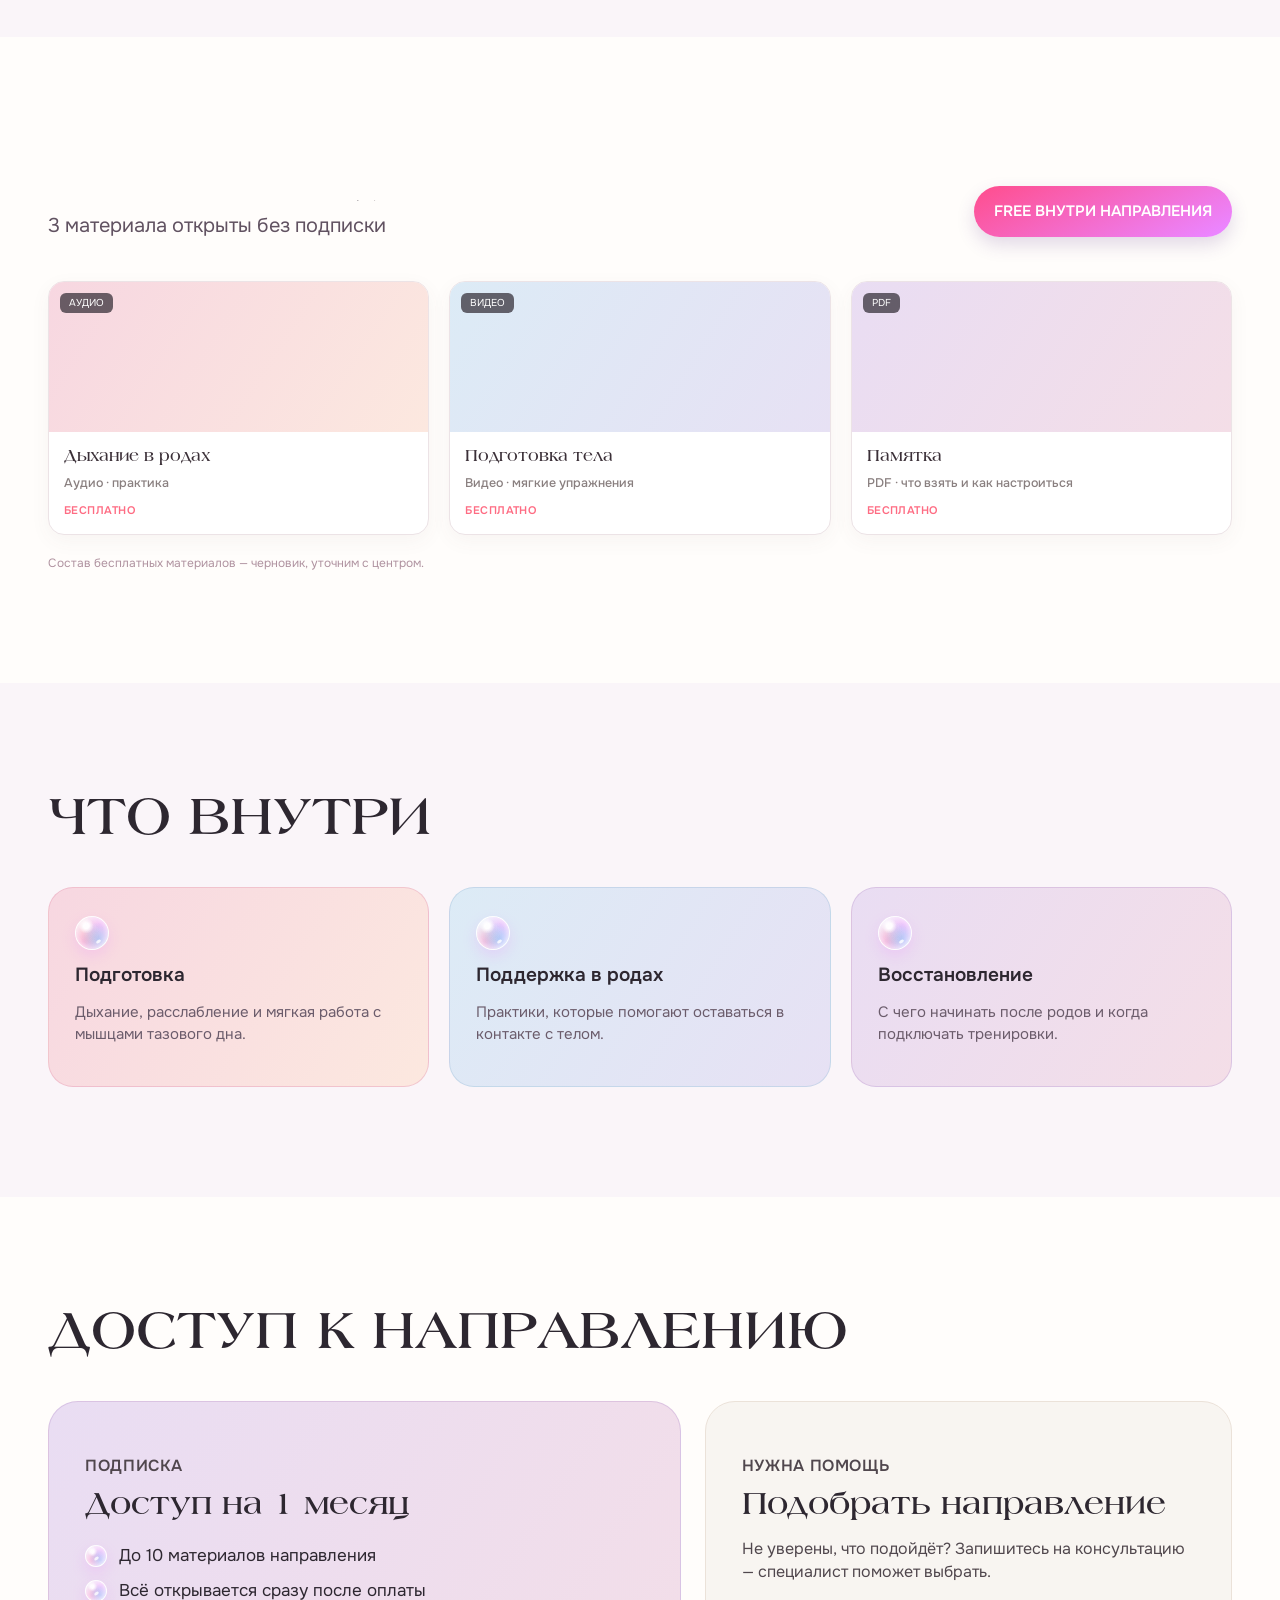
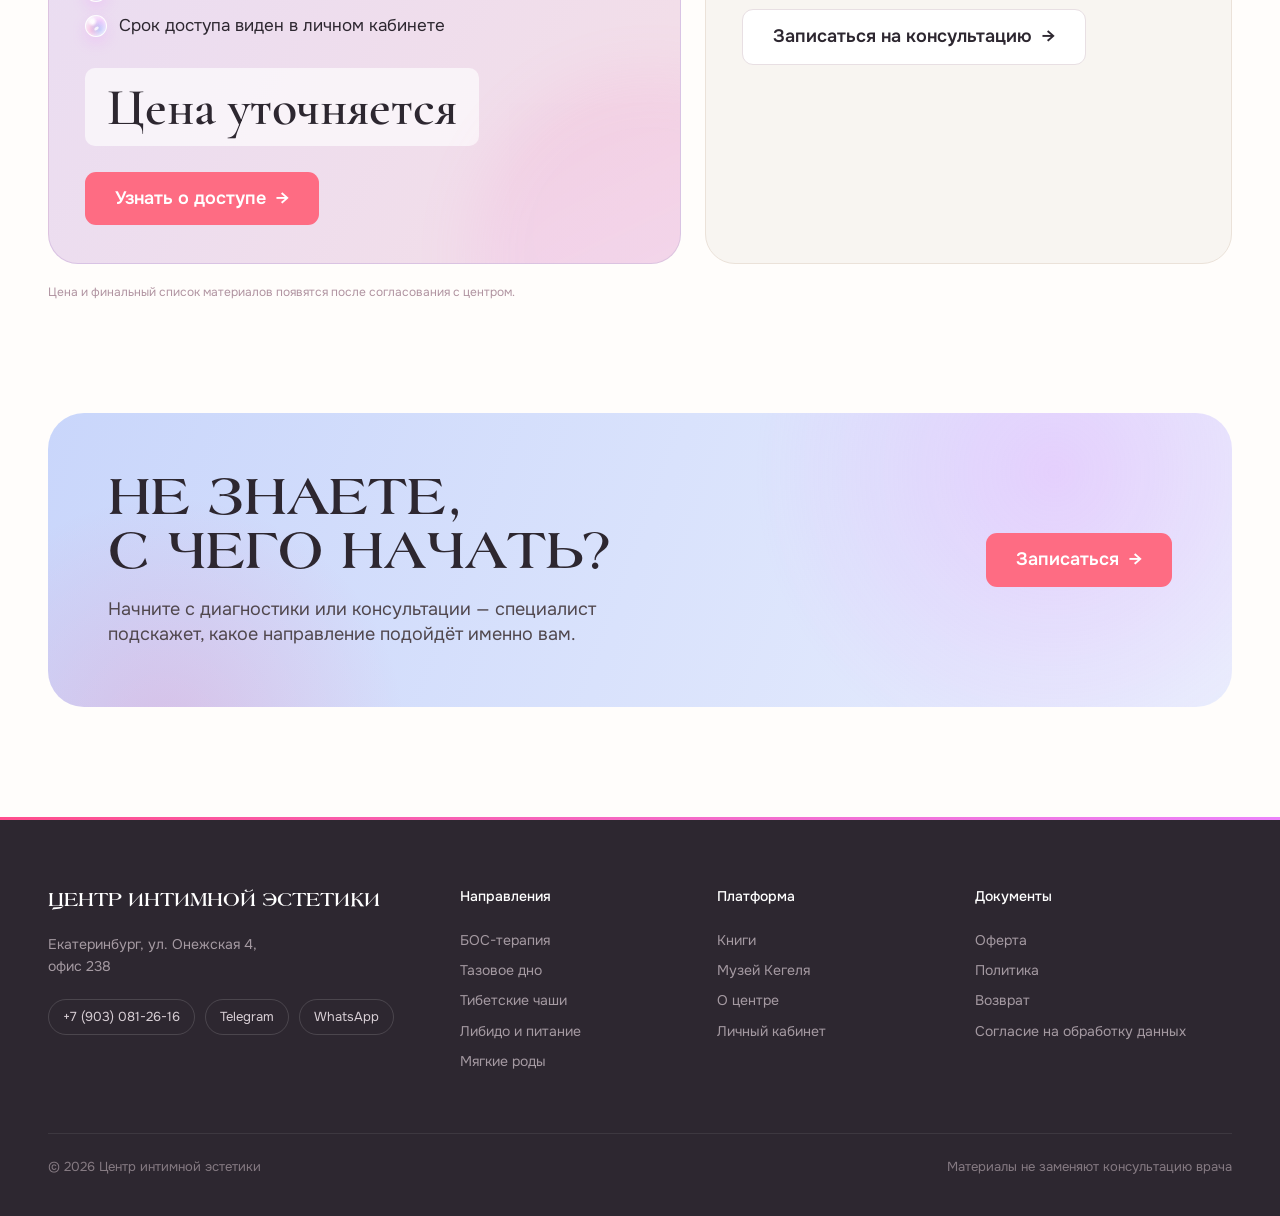
<file: site/birth.html>
<!doctype html>
<html lang="ru">
<head>
  <meta charset="utf-8">
  <meta name="viewport" content="width=device-width, initial-scale=1">
  <meta name="robots" content="noindex, nofollow, noarchive">
  <title>Мягкие роды — Центр интимной эстетики</title>
  <meta name="description" content="Мягкие роды: Материалы для подготовки к родам: дыхание, мягкая работа с телом и восстановление после.">
  <link rel="preconnect" href="https://fonts.googleapis.com">
  <link rel="preconnect" href="https://fonts.gstatic.com" crossorigin>
  <link href="https://fonts.googleapis.com/css2?family=Onest:wght@400;500;600;700&family=Cormorant+Garamond:ital,wght@0,600;1,500;1,600&display=swap" rel="stylesheet">
  <link rel="stylesheet" href="css/style.css">
  <link rel="icon" href="assets/img/logo.svg">
</head>
<body data-page="direction">
  <div data-header style="height:99px"></div>

  <main>
    <section class="b-hero">
      <div class="container">
        <nav class="breadcrumbs" aria-label="Хлебные крошки" data-reveal><a href="directions.html">Направления</a><span>/</span><span>Мягкие роды</span></nav>
        <div class="b-hero__grid">
          <div class="b-hero__media" style="--g:var(--g-violet)" data-reveal="zoom">
            <div class="b-hero__plate"></div>
            <div class="b-hero__photo m-item__photo" style="background:var(--g-violet)"><img src="assets/img/line-birth.png" alt=""></div>
            <span class="badge-free">Free внутри направления</span>
          </div>
          <div>
            <p class="b-hero__author" data-reveal>Направление центра</p>
            <h1 class="display b-hero__title"><span class="split-line"><span style="--d:.05s">Мягкие роды</span></span></h1>
            <p class="b-hero__sub" data-reveal style="--d:.15s">Подготовка<br>и поддержка тела</p>
            <p class="b-hero__text" data-reveal style="--d:.22s">Материалы для подготовки к родам: дыхание, мягкая работа с телом и восстановление после.</p>
            <div class="b-hero__facts" data-reveal style="--d:.28s"><span>3 материала бесплатно</span><span>Доступ на 1 месяц</span><span>Аудио, видео и PDF</span></div>
            <div class="b-hero__actions" data-reveal style="--d:.34s">
              <a class="btn" href="#free">Попробовать бесплатно <span class="arr">→</span></a>
              <a class="btn btn--ghost" href="#access">Открыть доступ <span class="arr">→</span></a>
            </div>
          </div>
        </div>
      </div>
    </section>

    <section class="situations">
      <div class="container">
        <h2 class="h-section"><span class="split-line"><span>Какие запросы</span></span><span class="split-line"><span style="--d:.08s">мы решаем:</span></span></h2>
        <div class="sit-grid">
          <div class="sit-card sit-card--result" data-reveal>
            <img class="sit-card__flower" src="assets/img/peony-mirror.png" alt="">
            <p class="kicker">Как устроено</p>
            <h3>3 материала бесплатно, дальше — доступ на месяц</h3>
            <p>Сначала пробуете направление, потом открываете всю библиотеку.</p>
          </div>
          <div class="sit-card sit-card--list" data-reveal style="--d:.08s">
            <ul class="sit-list"><li><span class="bubble" aria-hidden="true"></span><span>Хочется подготовиться к родам заранее</span></li><li><span class="bubble" aria-hidden="true"></span><span>Страшно и много непонятного</span></li><li><span class="bubble" aria-hidden="true"></span><span>Нужны дыхательные практики</span></li><li><span class="bubble" aria-hidden="true"></span><span>Важно восстановиться после родов бережно</span></li></ul>
            <img class="sit-card__lotus" src="assets/img/flower-lotus-bud.png" alt="">
          </div>
        </div>
      </div>
    </section>

    <section class="section" id="free">
      <div class="container">
        <div class="section-head section-head--row">
          <div>
            <h2 class="h-section"><span class="split-line"><span>Попробуйте бесплатно</span></span></h2>
            <p class="lead" data-reveal>3 материала открыты без подписки</p>
          </div>
          <span class="badge-free" data-reveal>Free внутри направления</span>
        </div>
        <div class="free-grid">
          <a class="mat-card" href="#" data-reveal style="--d:0.00s">
            <div class="mat-card__thumb" style="--g:var(--g-rose)"><span class="mat-card__type">АУДИО</span></div>
            <div class="mat-card__body"><h3>Дыхание в родах</h3><p>Аудио · практика</p><span class="mat-card__free">Бесплатно</span></div>
          </a>
          <a class="mat-card" href="#" data-reveal style="--d:0.08s">
            <div class="mat-card__thumb" style="--g:var(--g-sky)"><span class="mat-card__type">ВИДЕО</span></div>
            <div class="mat-card__body"><h3>Подготовка тела</h3><p>Видео · мягкие упражнения</p><span class="mat-card__free">Бесплатно</span></div>
          </a>
          <a class="mat-card" href="#" data-reveal style="--d:0.16s">
            <div class="mat-card__thumb" style="--g:var(--g-violet)"><span class="mat-card__type">PDF</span></div>
            <div class="mat-card__body"><h3>Памятка</h3><p>PDF · что взять и как настроиться</p><span class="mat-card__free">Бесплатно</span></div>
          </a>
        </div>
        <p class="placeholder-note" style="margin-top:20px">Состав бесплатных материалов — черновик, уточним с центром.</p>
      </div>
    </section>

    <section class="section section--rose">
      <div class="container">
        <h2 class="h-section"><span class="split-line"><span>Что внутри</span></span></h2>
        <div class="inside-grid"><div class="inside-card" style="--g:var(--g-rose);--bd:var(--b-rose);--d:0.00s" data-reveal><span class="bubble" aria-hidden="true"></span><b>Подготовка</b><p>Дыхание, расслабление и мягкая работа с мышцами тазового дна.</p></div><div class="inside-card" style="--g:var(--g-sky);--bd:var(--b-sky);--d:0.08s" data-reveal><span class="bubble" aria-hidden="true"></span><b>Поддержка в родах</b><p>Практики, которые помогают оставаться в контакте с телом.</p></div><div class="inside-card" style="--g:var(--g-violet);--bd:var(--b-violet);--d:0.16s" data-reveal><span class="bubble" aria-hidden="true"></span><b>Восстановление</b><p>С чего начинать после родов и когда подключать тренировки.</p></div></div>
      </div>
    </section>

    <section class="section" id="access">
      <div class="container">
        <h2 class="h-section"><span class="split-line"><span>Доступ к направлению</span></span></h2>
        <div class="buy-grid">
          <div class="buy-card" style="--g:var(--g-violet);--bd:var(--b-violet)" data-reveal>
            <span class="buy-card__glow"></span>
            <p class="buy-card__label">Подписка</p>
            <h3>Доступ на 1 месяц</h3>
            <ul><li><span class="bubble" aria-hidden="true"></span><span>До 10 материалов направления</span></li><li><span class="bubble" aria-hidden="true"></span><span>Всё открывается сразу после оплаты</span></li><li><span class="bubble" aria-hidden="true"></span><span>Срок доступа виден в личном кабинете</span></li></ul>
            <p class="buy-card__price">Цена уточняется</p>
            <button class="btn" type="button" data-booking>Узнать о доступе <span class="arr">→</span></button>
          </div>
          <div class="buy-card" style="--g:#f8f5f1;--bd:#ebe2d9;--d:.1s" data-reveal>
            <p class="buy-card__label">Нужна помощь</p>
            <h3>Подобрать направление</h3>
            <p>Не уверены, что подойдёт? Запишитесь на консультацию — специалист поможет выбрать.</p>
            <button class="btn btn--ghost" type="button" data-booking="help">Записаться на консультацию <span class="arr">→</span></button>
          </div>
        </div>
        <p class="placeholder-note" style="margin-top:20px">Цена и финальный список материалов появятся после согласования с центром.</p>
      </div>
    </section>

    <section class="section" style="padding-top:0">
      <div class="container">
        <div class="cta-banner" data-reveal>
          <div>
            <h2 class="h-section">Не знаете,<br>с чего начать?</h2>
            <p>Начните с диагностики или консультации — специалист подскажет, какое направление подойдёт именно вам.</p>
          </div>
          <a class="btn" href="bos.html#formats" data-booking="diag">Записаться <span class="arr">→</span></a>
        </div>
      </div>
    </section>
  </main>

  <div data-footer></div>
  <script src="js/main.js"></script>
</body>
</html>
</file>
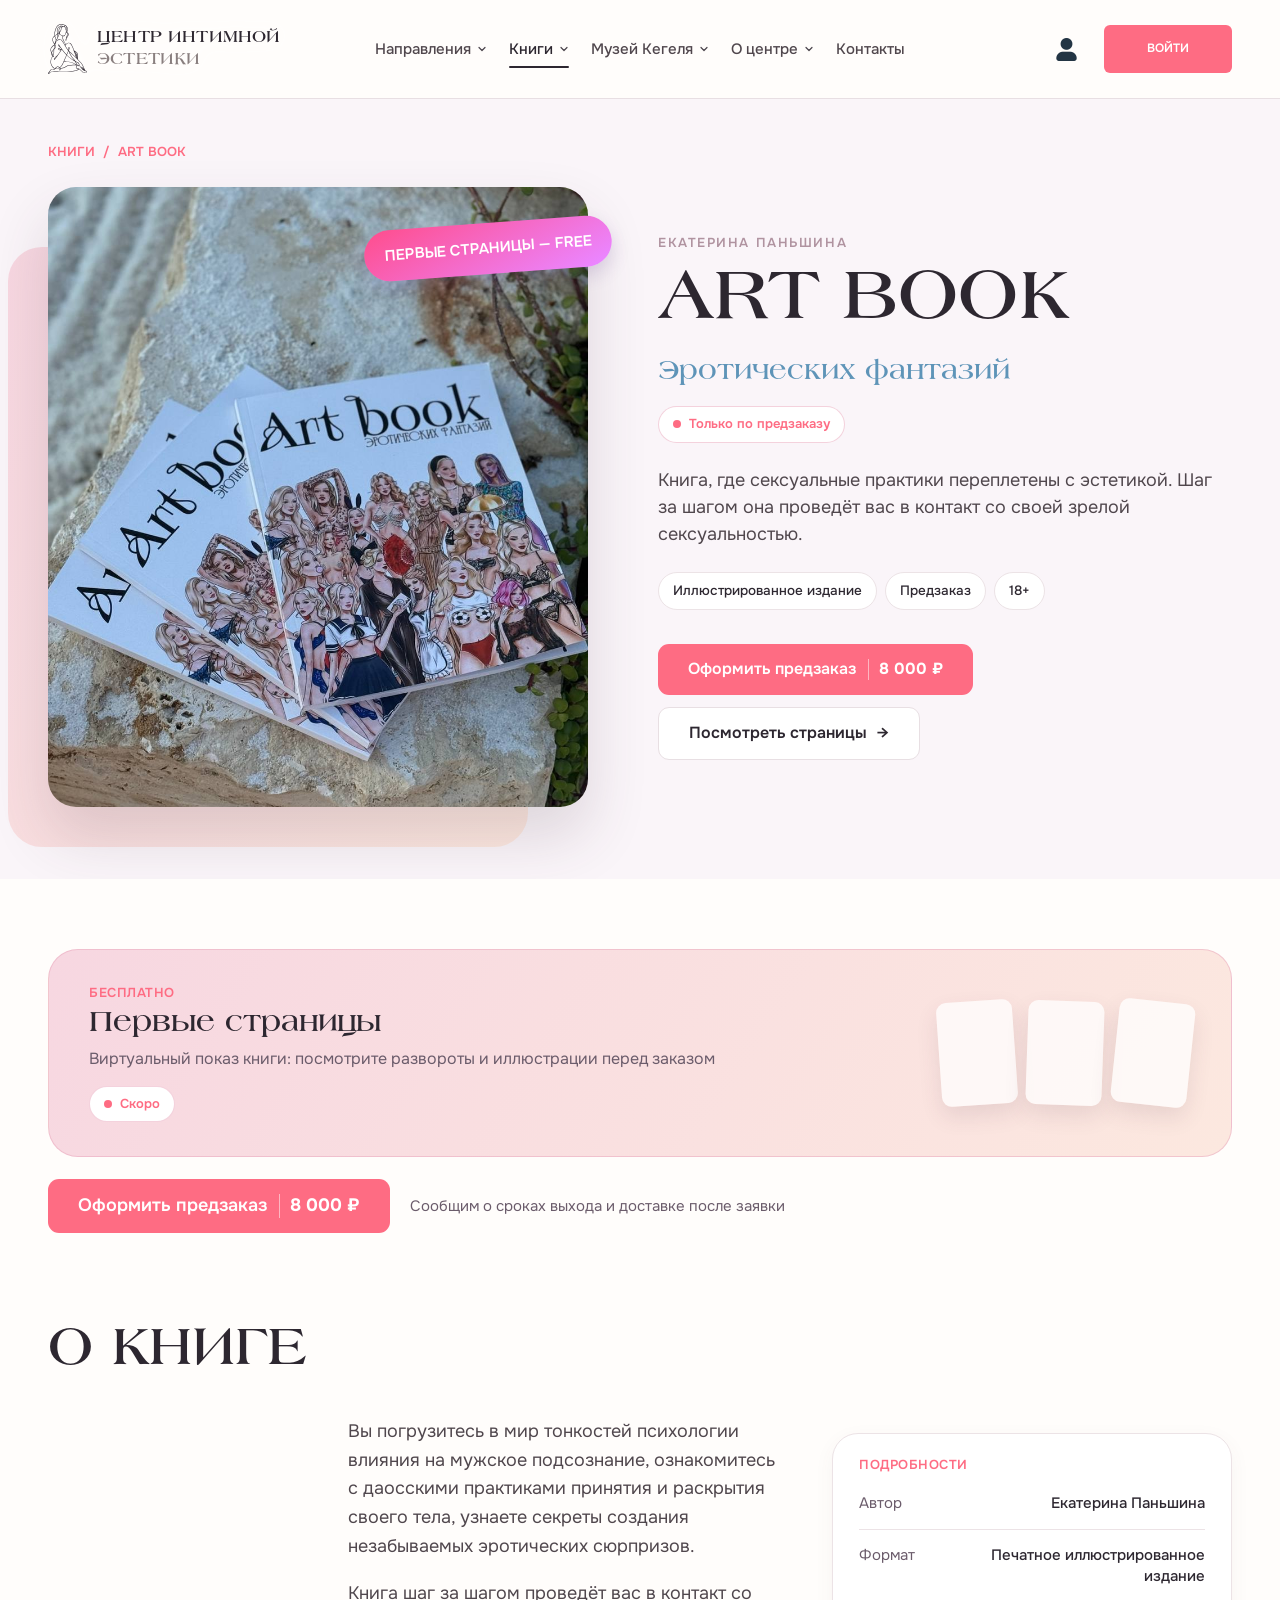
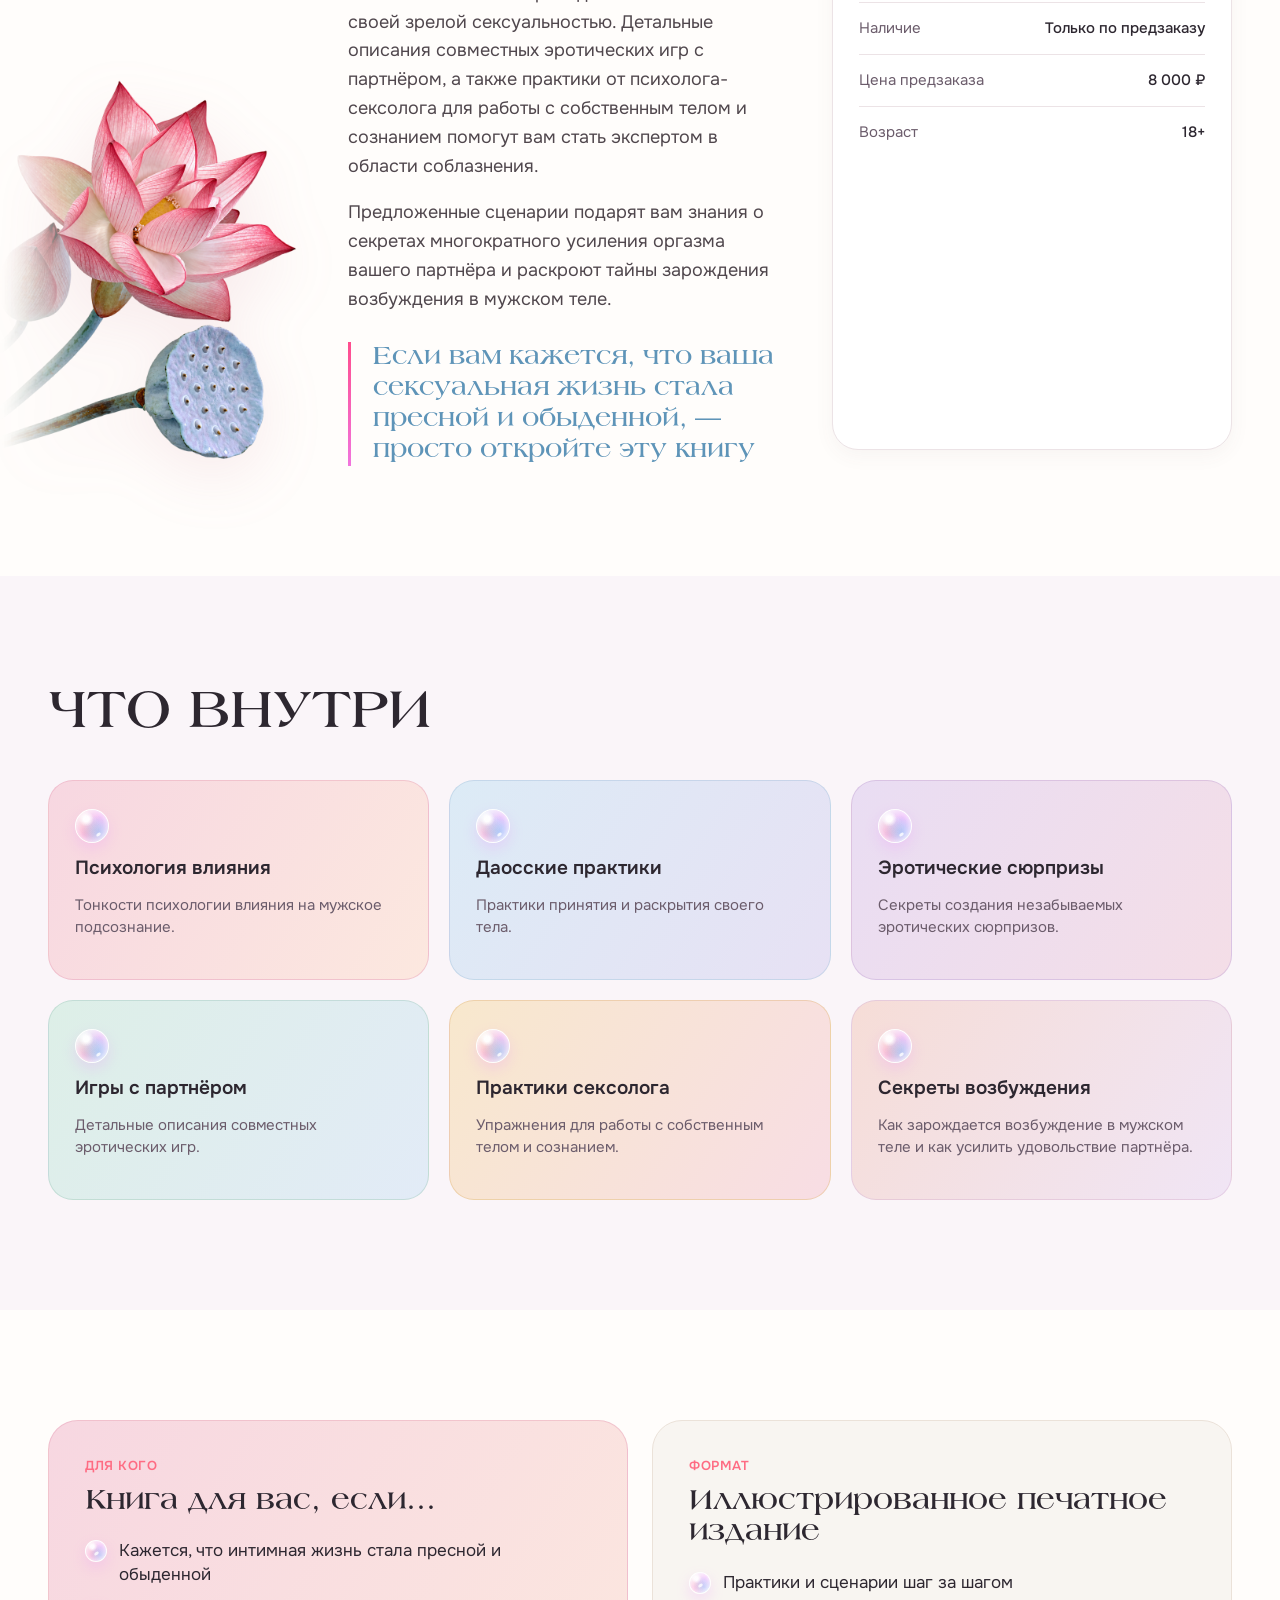
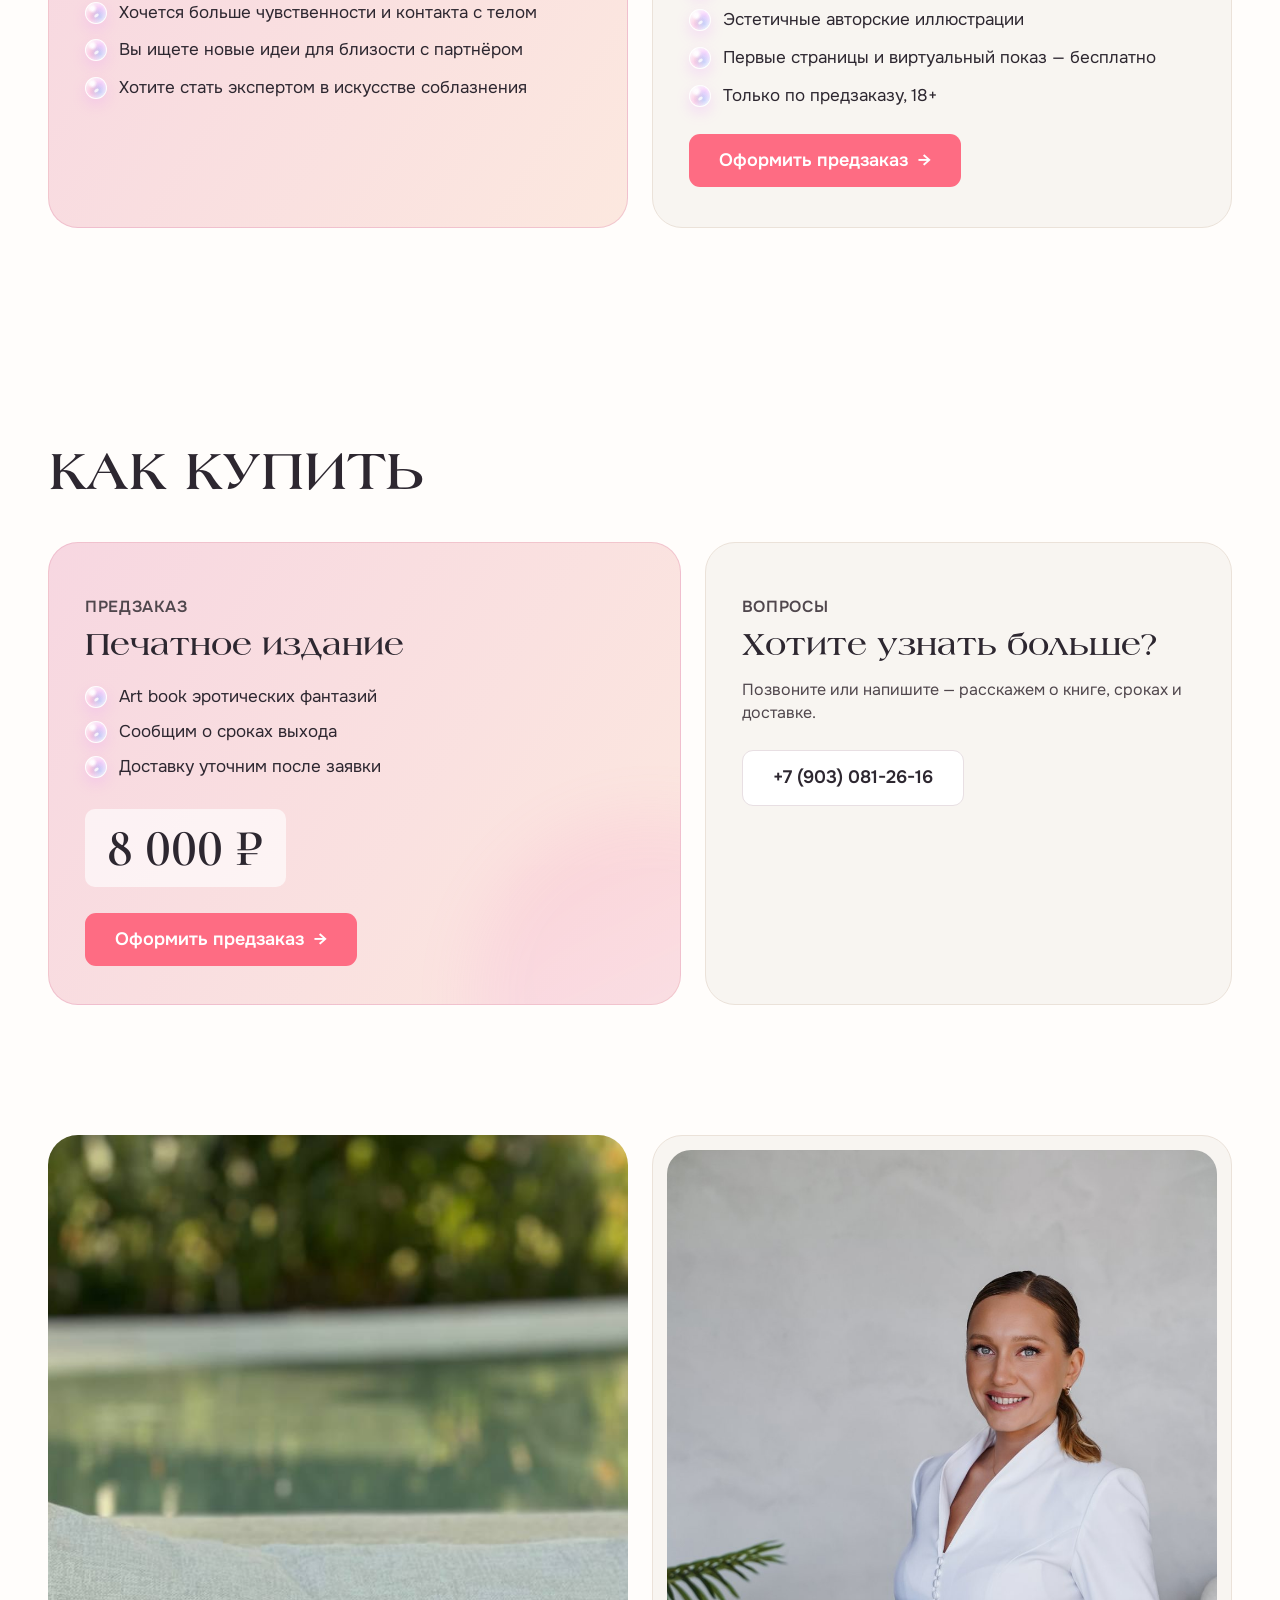
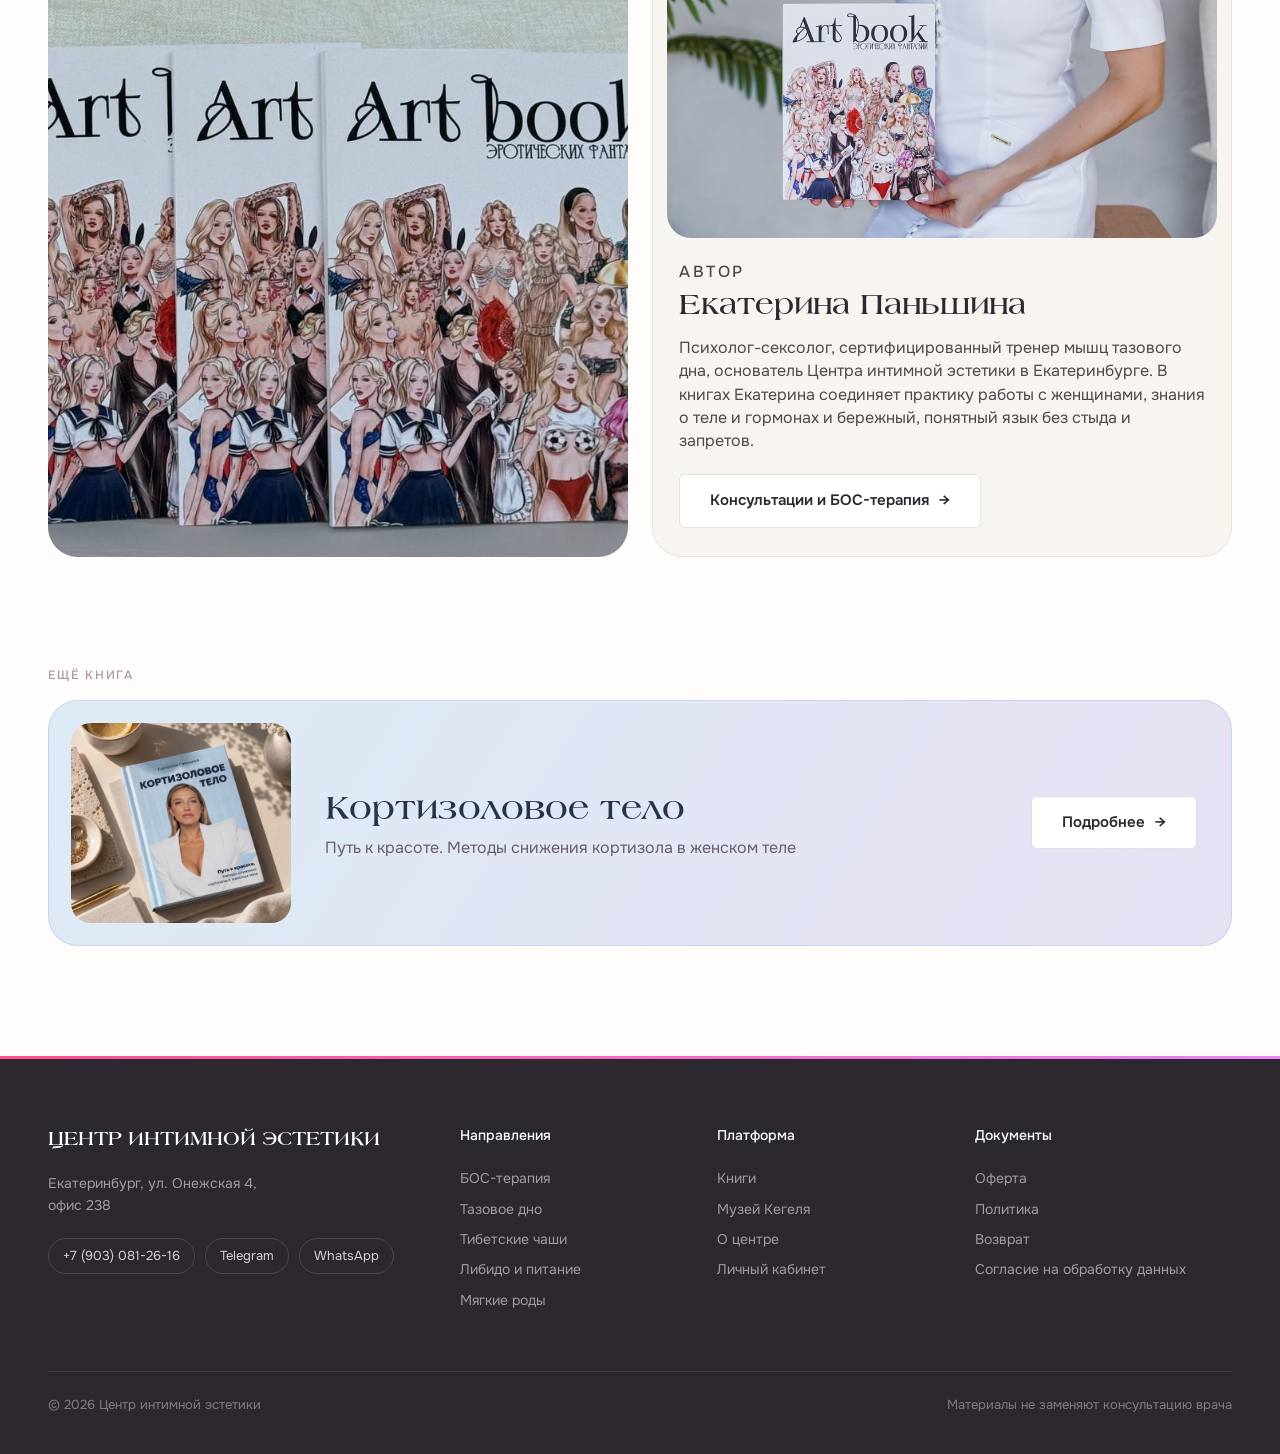
<file: site/book-artbook.html>
<!doctype html>
<html lang="ru">
<head>
  <meta charset="utf-8">
  <meta name="viewport" content="width=device-width, initial-scale=1">
  <meta name="robots" content="noindex, nofollow, noarchive">
  <title>Art book эротических фантазий — Екатерина Паньшина</title>
  <meta name="description" content="Art book эротических фантазий Екатерины Паньшиной: книга, где сексуальные практики переплетены с эстетикой. Первые страницы, виртуальный показ и предзаказ за 8 000 ₽.">
  <link rel="preconnect" href="https://fonts.googleapis.com">
  <link rel="preconnect" href="https://fonts.gstatic.com" crossorigin>
  <link href="https://fonts.googleapis.com/css2?family=Onest:wght@400;500;600;700&family=Cormorant+Garamond:ital,wght@0,600;1,500;1,600&display=swap" rel="stylesheet">
  <link rel="stylesheet" href="css/style.css">
  <link rel="icon" href="assets/img/logo.svg">
</head>
<body data-page="book">
  <div data-header style="height:99px"></div>

  <main>
    <section class="b-hero">
      <div class="container">
        <nav class="breadcrumbs" aria-label="Хлебные крошки" data-reveal><a href="books.html">Книги</a><span>/</span><span>Art book</span></nav>
        <div class="b-hero__grid">
          <div class="b-hero__media" style="--g:var(--g-rose)" data-reveal="zoom">
            <div class="b-hero__plate"></div>
            <div class="b-hero__photo"><img src="assets/img/art-books-3.jpg" alt="Art book эротических фантазий"></div>
            <a class="badge-free" href="#preview">Первые страницы — free</a>
          </div>
          <div>
            <p class="b-hero__author" data-reveal>Екатерина Паньшина</p>
            <h1 class="display b-hero__title"><span class="split-line"><span style="--d:.05s">Art book</span></span></h1>
            <p class="b-hero__sub" data-reveal style="--d:.15s">Эротических фантазий</p>
            <p style="margin-top:18px" data-reveal><span class="status-pill">Только по предзаказу</span></p>
            <p class="b-hero__text" data-reveal style="--d:.22s">Книга, где сексуальные практики переплетены с эстетикой. Шаг за шагом она проведёт вас в контакт со своей зрелой сексуальностью.</p>
            <div class="b-hero__facts" data-reveal style="--d:.28s"><span>Иллюстрированное издание</span><span>Предзаказ</span><span>18+</span></div>
            <div class="b-hero__actions" data-reveal style="--d:.34s"><button class="btn" type="button" data-order="Art book эротических фантазий — предзаказ, 8 000 ₽">Оформить предзаказ <span class="price">8 000 ₽</span></button><a class="btn btn--ghost" href="#preview">Посмотреть страницы <span class="arr">→</span></a></div>
          </div>
        </div>
      </div>
    </section>

    <!-- Бесплатная аудиоглава -->
    <!-- Первые страницы и виртуальный показ -->
    <section class="section" id="preview" style="padding-top:70px;padding-bottom:40px">
      <div class="container">
        <!-- Когда будут готовы развороты: положите картинки в assets/img и вставьте сюда -->
        <div class="preview-card" data-reveal>
          <div class="preview-card__text">
            <p class="audio__eyebrow">Бесплатно</p>
            <h2 class="audio__title">Первые страницы</h2>
            <p class="audio__desc">Виртуальный показ книги: посмотрите развороты и иллюстрации перед заказом</p>
            <span class="status-pill" style="margin-top:16px">Скоро</span>
          </div>
          <div class="preview-card__pages" aria-hidden="true">
            <span></span><span></span><span></span>
          </div>
        </div>
        <div class="audio-after">
          <button class="btn" type="button" data-order="Art book эротических фантазий — предзаказ, 8 000 ₽">Оформить предзаказ <span class="price">8 000 ₽</span></button>
          <p>Сообщим о сроках выхода и доставке после заявки</p>
        </div>
      </div>
    </section>

    <section class="section" style="padding-top:50px">
      <div class="container">
        <h2 class="h-section"><span class="split-line"><span>О книге</span></span></h2>
        <div class="about-book about-book--flower">
          <img class="about-book__flower" src="assets/img/flower-lotus-pod.png" alt="" aria-hidden="true" loading="lazy">
          <div class="about-book__text" data-reveal><p>Вы погрузитесь в мир тонкостей психологии влияния на мужское подсознание, ознакомитесь с даосскими практиками принятия и раскрытия своего тела, узнаете секреты создания незабываемых эротических сюрпризов.</p><p>Книга шаг за шагом проведёт вас в контакт со своей зрелой сексуальностью. Детальные описания совместных эротических игр с партнёром, а также практики от психолога-сексолога для работы с собственным телом и сознанием помогут вам стать экспертом в области соблазнения.</p><p>Предложенные сценарии подарят вам знания о секретах многократного усиления оргазма вашего партнёра и раскроют тайны зарождения возбуждения в мужском теле.</p><p class="lead-quote">Если вам кажется, что ваша сексуальная жизнь стала пресной и обыденной, — просто откройте эту книгу</p></div>
          <dl class="specs" data-reveal style="--d:.1s"><p class="specs__title">Подробности</p><div><dt>Автор</dt><dd>Екатерина Паньшина</dd></div><div><dt>Формат</dt><dd>Печатное иллюстрированное издание</dd></div><div><dt>Наличие</dt><dd>Только по предзаказу</dd></div><div><dt>Цена предзаказа</dt><dd>8 000 ₽</dd></div><div><dt>Возраст</dt><dd>18+</dd></div></dl>
        </div>
      </div>
    </section>

    <section class="section section--rose">
      <div class="container">
        <h2 class="h-section"><span class="split-line"><span>Что внутри</span></span></h2>
        <div class="inside-grid"><div class="inside-card" style="--g:var(--g-rose);--bd:var(--b-rose);--d:0.00s" data-reveal><span class="bubble" aria-hidden="true"></span><b>Психология влияния</b><p>Тонкости психологии влияния на мужское подсознание.</p></div><div class="inside-card" style="--g:var(--g-sky);--bd:var(--b-sky);--d:0.08s" data-reveal><span class="bubble" aria-hidden="true"></span><b>Даосские практики</b><p>Практики принятия и раскрытия своего тела.</p></div><div class="inside-card" style="--g:var(--g-violet);--bd:var(--b-violet);--d:0.16s" data-reveal><span class="bubble" aria-hidden="true"></span><b>Эротические сюрпризы</b><p>Секреты создания незабываемых эротических сюрпризов.</p></div><div class="inside-card" style="--g:var(--g-mint);--bd:var(--b-mint);--d:0.24s" data-reveal><span class="bubble" aria-hidden="true"></span><b>Игры с партнёром</b><p>Детальные описания совместных эротических игр.</p></div><div class="inside-card" style="--g:var(--g-sand);--bd:var(--b-sand);--d:0.32s" data-reveal><span class="bubble" aria-hidden="true"></span><b>Практики сексолога</b><p>Упражнения для работы с собственным телом и сознанием.</p></div><div class="inside-card" style="--g:var(--g-lilac);--bd:var(--b-lilac);--d:0.40s" data-reveal><span class="bubble" aria-hidden="true"></span><b>Секреты возбуждения</b><p>Как зарождается возбуждение в мужском теле и как усилить удовольствие партнёра.</p></div></div>
      </div>
    </section>

    <section class="section">
      <div class="container">
        <div class="fit-grid">
          <div class="fit-card" style="--g:var(--g-rose);--bd:var(--b-rose)" data-reveal>
            <p class="fit-card__label">Для кого</p>
            <h3>Книга для вас, если…</h3>
            <ul><li><span class="bubble" aria-hidden="true"></span><span>Кажется, что интимная жизнь стала пресной и обыденной</span></li><li><span class="bubble" aria-hidden="true"></span><span>Хочется больше чувственности и контакта с телом</span></li><li><span class="bubble" aria-hidden="true"></span><span>Вы ищете новые идеи для близости с партнёром</span></li><li><span class="bubble" aria-hidden="true"></span><span>Хотите стать экспертом в искусстве соблазнения</span></li></ul>
          </div>
          <div class="fit-card" style="--g:#f8f5f1;--bd:#ebe2d9;--d:.1s" data-reveal>
            <p class="fit-card__label">Формат</p>
            <h3>Иллюстрированное печатное издание</h3>
            <ul><li><span class="bubble" aria-hidden="true"></span><span>Практики и сценарии шаг за шагом</span></li><li><span class="bubble" aria-hidden="true"></span><span>Эстетичные авторские иллюстрации</span></li><li><span class="bubble" aria-hidden="true"></span><span>Первые страницы и виртуальный показ — бесплатно</span></li><li><span class="bubble" aria-hidden="true"></span><span>Только по предзаказу, 18+</span></li></ul>
            <button class="btn" type="button" data-order="Art book эротических фантазий — предзаказ, 8 000 ₽" style="margin-top:26px">Оформить предзаказ <span class="arr">→</span></button>
          </div>
        </div>
      </div>
    </section>

    <section class="section" id="buy">
      <div class="container">
        <h2 class="h-section"><span class="split-line"><span>Как купить</span></span></h2>
        <div class="buy-grid">
          <div class="buy-card" style="--g:var(--g-rose);--bd:var(--b-rose)" data-reveal>
            <span class="buy-card__glow"></span>
            <p class="buy-card__label">Предзаказ</p>
            <h3>Печатное издание</h3>
            <ul><li><span class="bubble" aria-hidden="true"></span><span>Art book эротических фантазий</span></li><li><span class="bubble" aria-hidden="true"></span><span>Сообщим о сроках выхода</span></li><li><span class="bubble" aria-hidden="true"></span><span>Доставку уточним после заявки</span></li></ul><p class="buy-card__price">8 000 ₽</p>
            <button class="btn" type="button" data-order="Art book эротических фантазий — предзаказ, 8 000 ₽">Оформить предзаказ <span class="arr">→</span></button>
          </div>
          <div class="buy-card" style="--g:#f8f5f1;--bd:#ebe2d9;--d:.1s" data-reveal>
            <p class="buy-card__label">Вопросы</p>
            <h3>Хотите узнать больше?</h3>
            <p>Позвоните или напишите — расскажем о книге, сроках и доставке.</p>
            <a class="btn btn--ghost" href="tel:+79030812616">+7 (903) 081-26-16</a>
          </div></div>
      </div>
    </section>

    <section class="section" style="padding-top:20px">
      <div class="container">
        <div class="book-author-row">
          <div class="photo-single" data-reveal><img src="assets/img/art-books-1.jpg" alt="Art book эротических фантазий" loading="lazy"></div>
          <div class="author-strip" data-reveal style="--d:.08s">
          <div class="author-strip__img" style="--pos:70%;--pos-top:70%"><img src="assets/img/photo-06872.jpg" alt="Екатерина Паньшина" loading="lazy"></div>
          <div>
            <p class="eyebrow">Автор</p>
            <h2>Екатерина Паньшина</h2>
            <p>Психолог-сексолог, сертифицированный тренер мышц тазового дна, основатель Центра интимной эстетики в Екатеринбурге. В книгах Екатерина соединяет практику работы с женщинами, знания о теле и гормонах и бережный, понятный язык без стыда и запретов.</p>
            <a class="btn btn--ghost btn--sm" href="bos.html">Консультации и БОС-терапия <span class="arr">→</span></a>
          </div>
        </div>
        </div>
      </div>
    </section>


    <section class="section" style="padding-top:0">
      <div class="container">
        <p class="eyebrow" style="margin-bottom:16px">Ещё книга</p>
        <a class="other-book" href="book-cortisol.html" style="--g:var(--g-sky);--bd:var(--b-sky)" data-reveal>
          <div class="other-book__img"><img src="assets/img/book-cortisol.jpg" alt="Кортизоловое тело" loading="lazy"></div>
          <div><h3>Кортизоловое тело</h3><p>Путь к красоте. Методы снижения кортизола в женском теле</p></div>
          <span class="btn btn--ghost btn--sm">Подробнее <span class="arr">→</span></span>
        </a>
      </div>
    </section>
  </main>

  <div data-footer></div>
  <script src="js/main.js"></script>
</body>
</html>
</file>
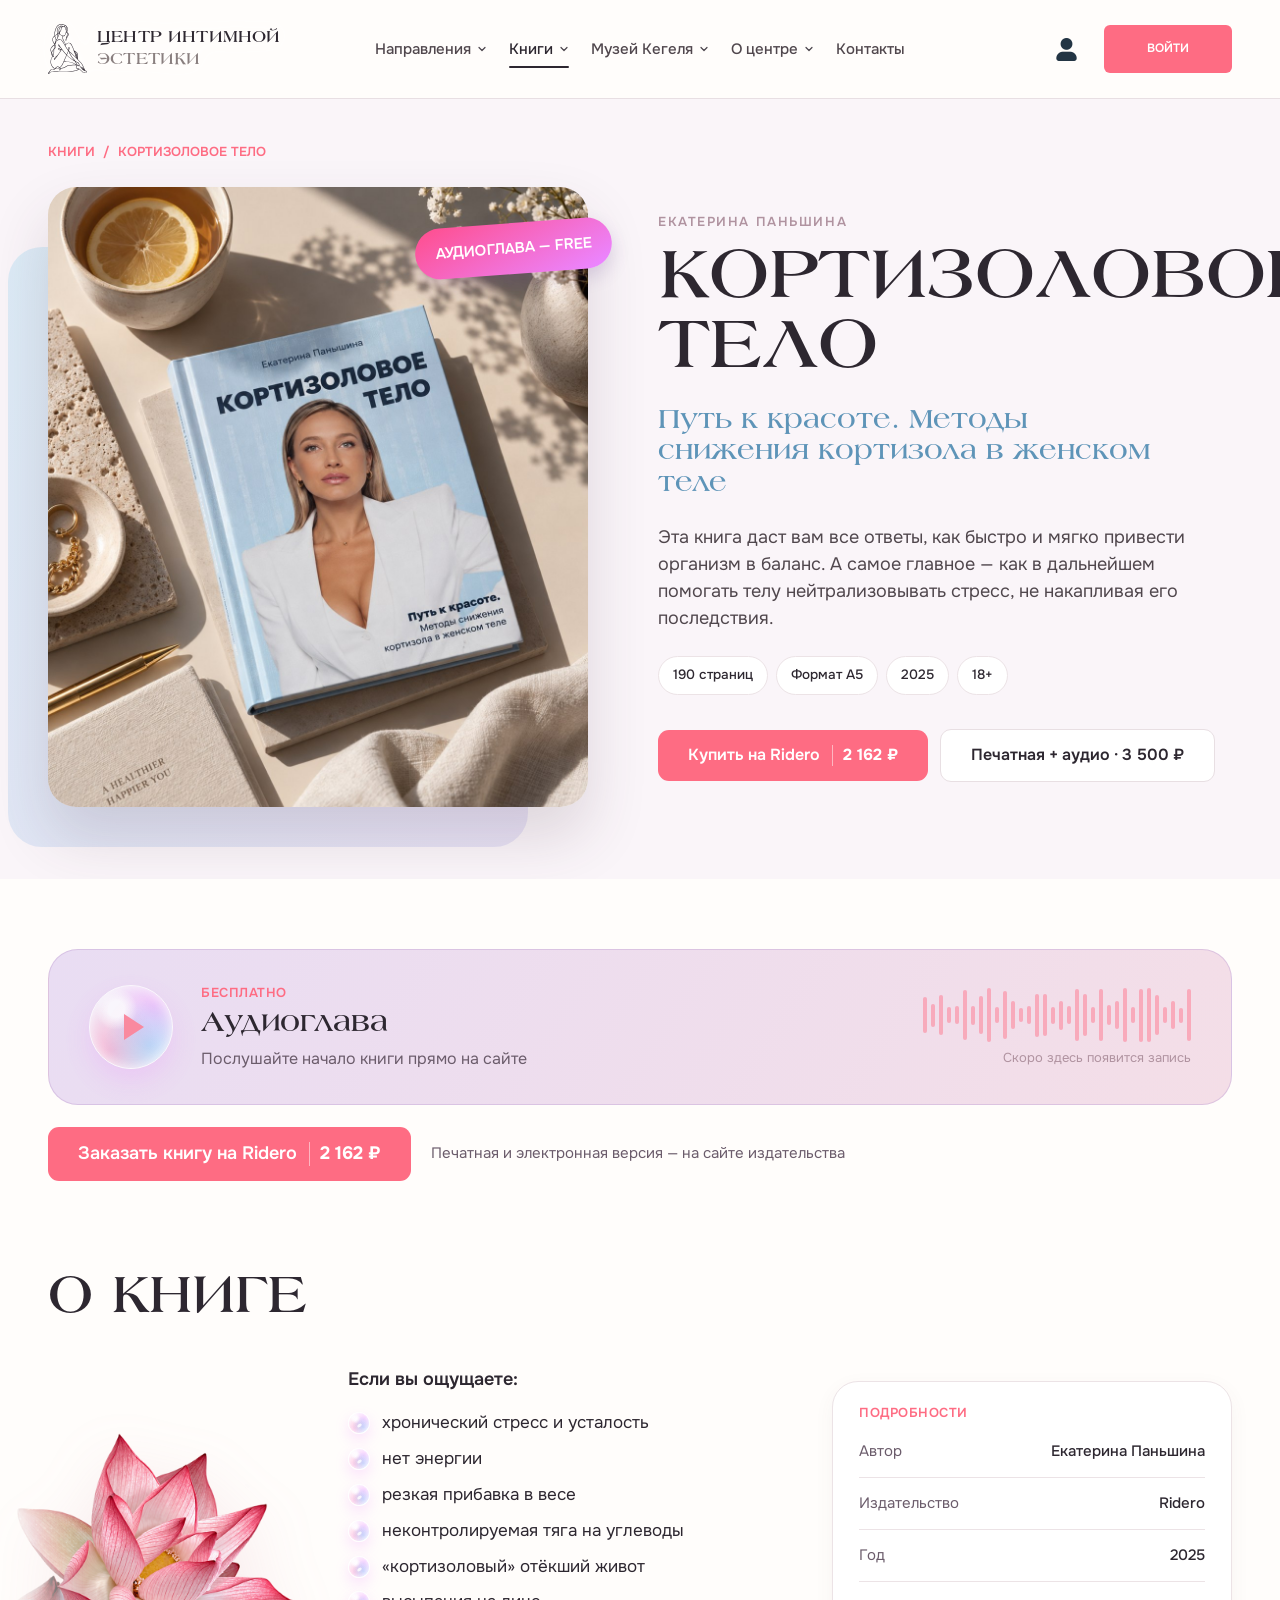
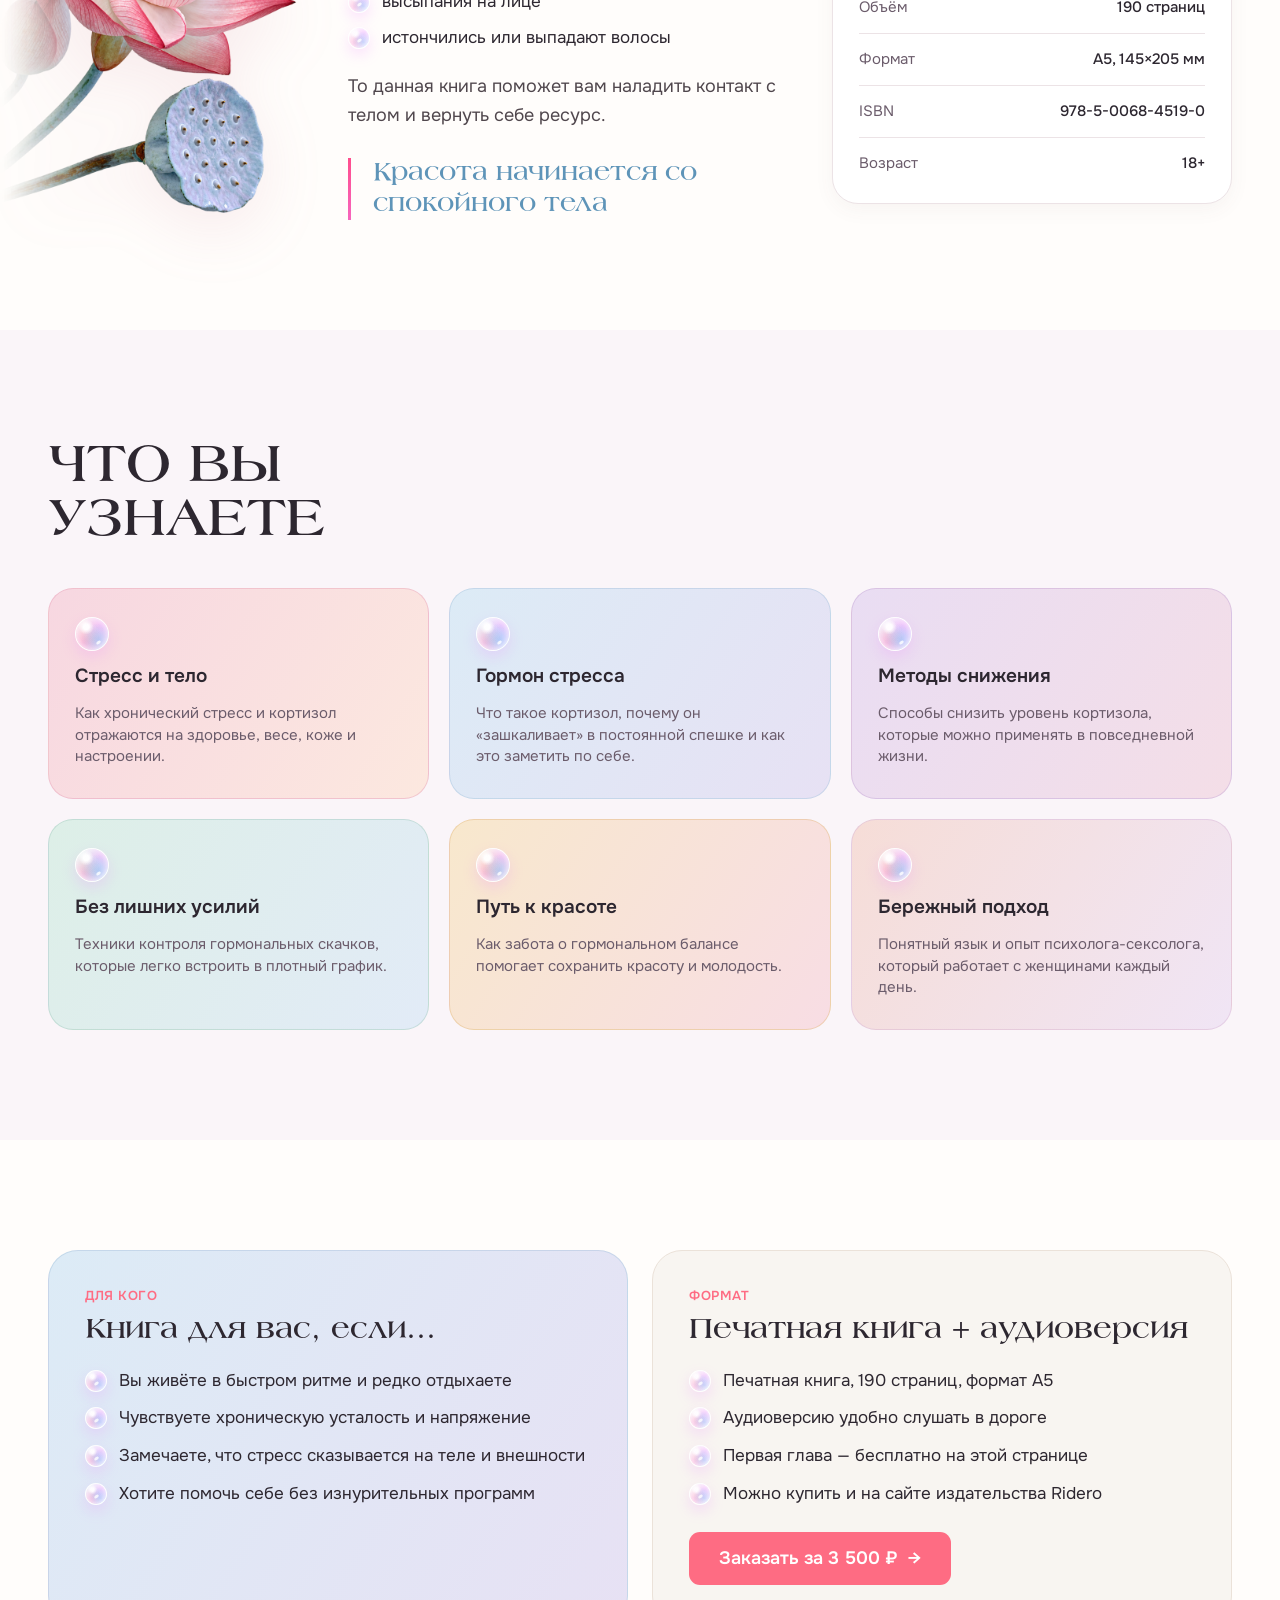
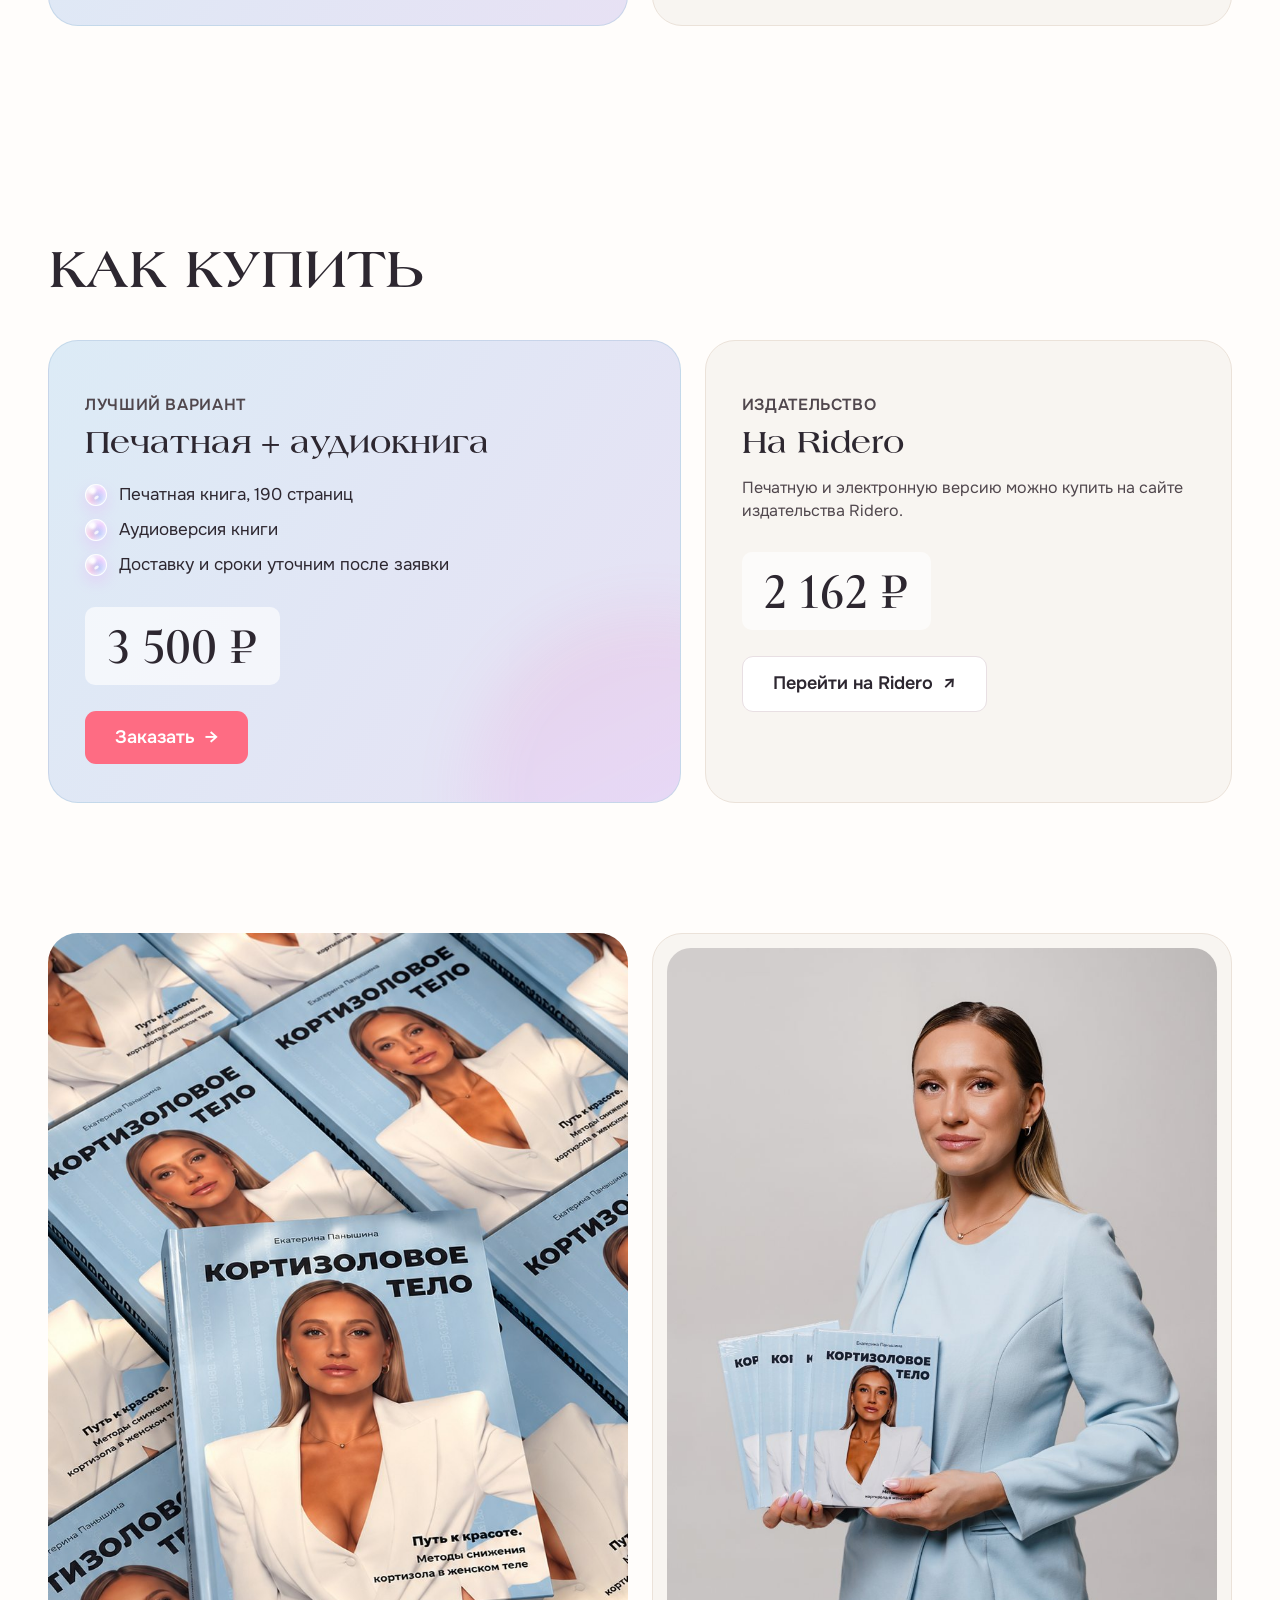
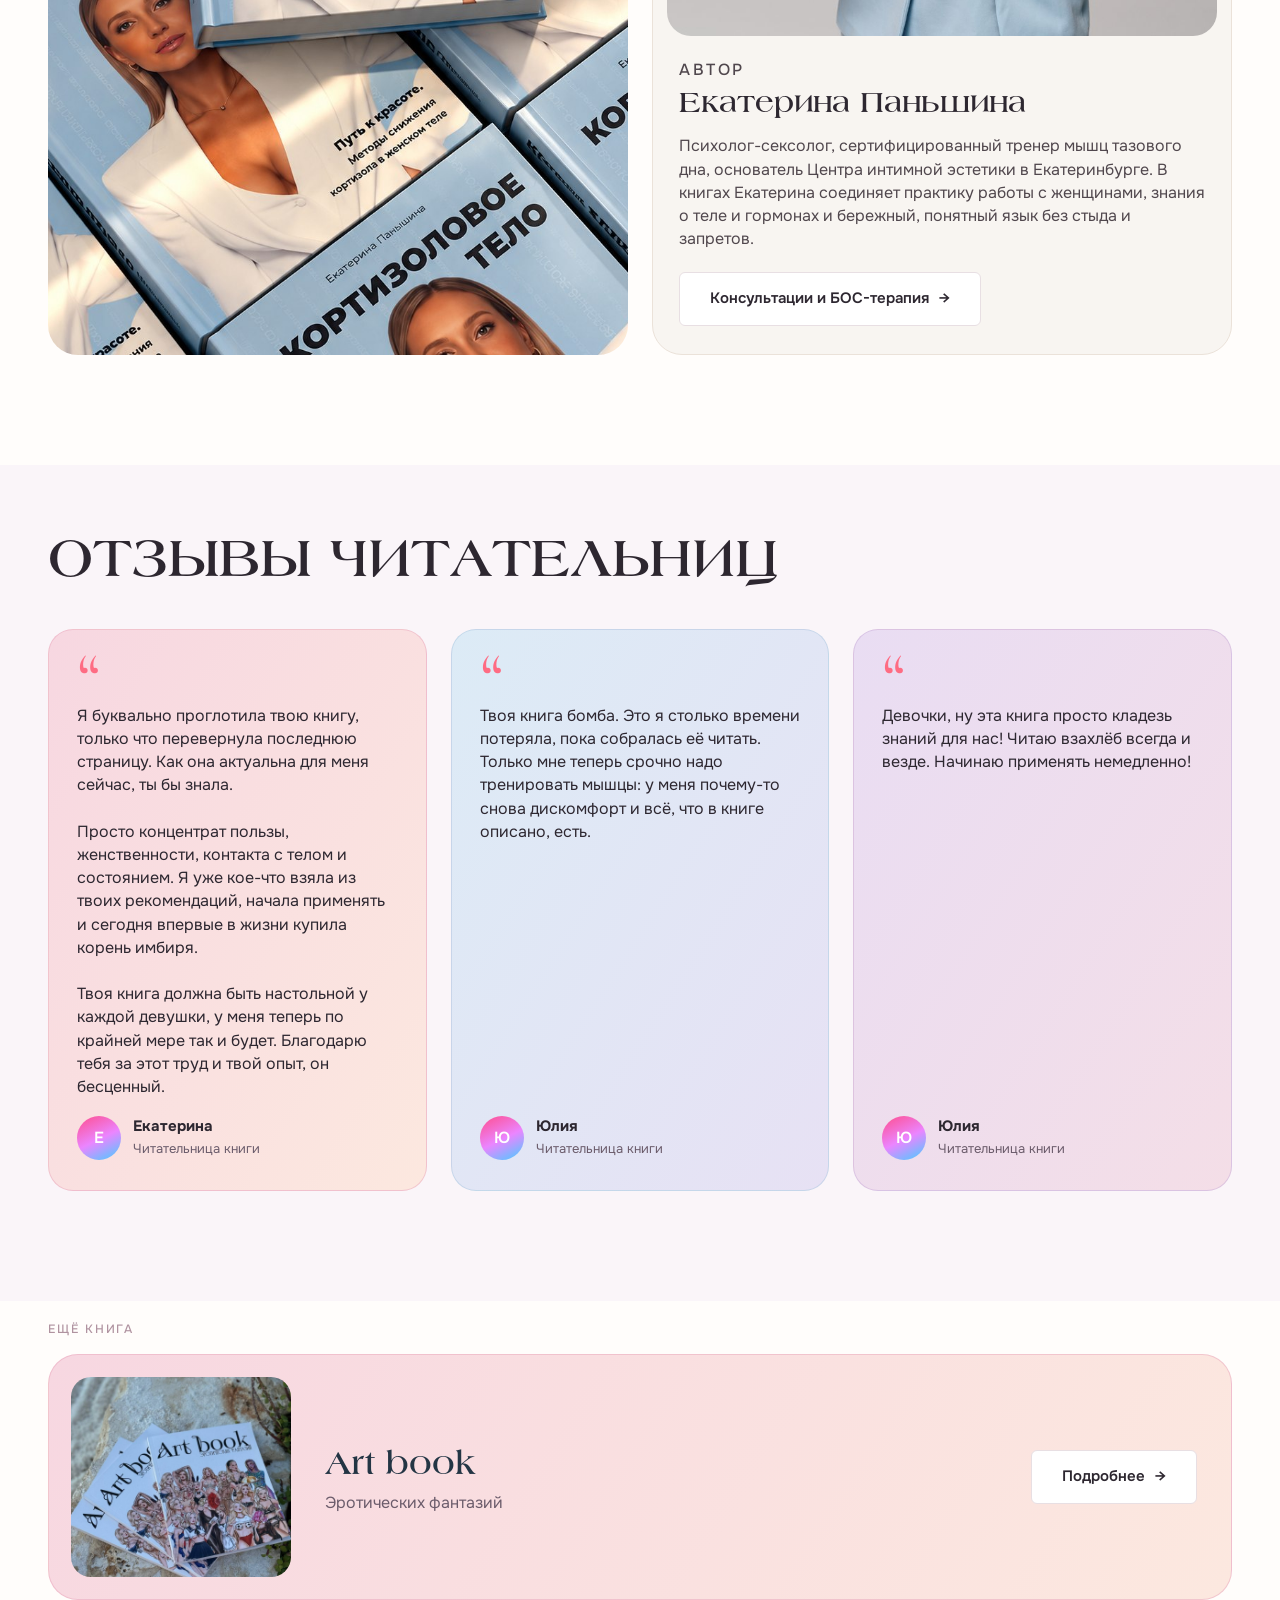
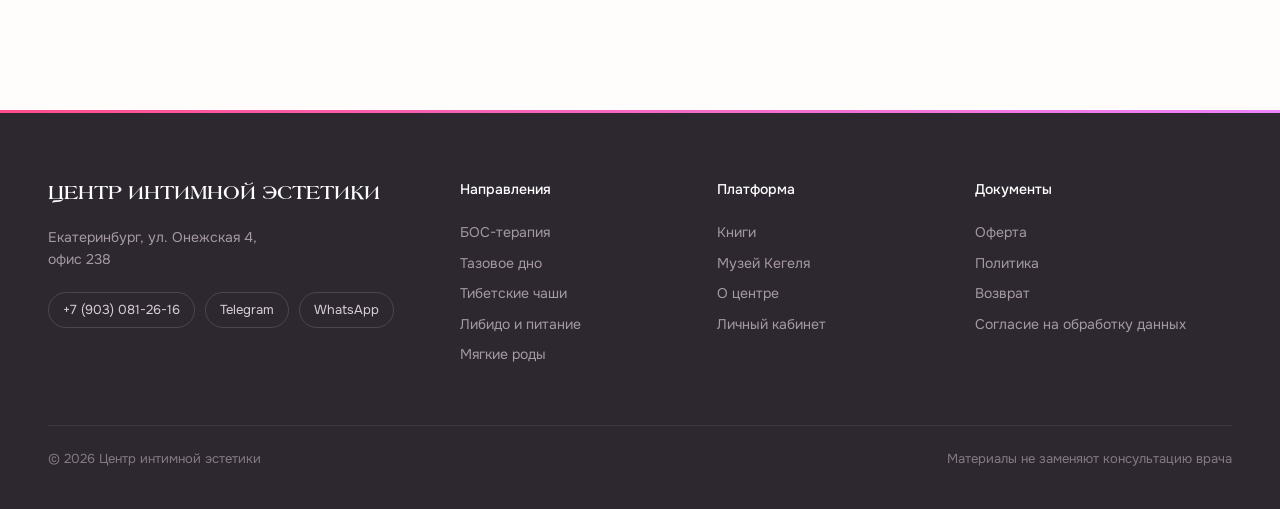
<file: site/book-cortisol.html>
<!doctype html>
<html lang="ru">
<head>
  <meta charset="utf-8">
  <meta name="viewport" content="width=device-width, initial-scale=1">
  <meta name="robots" content="noindex, nofollow, noarchive">
  <title>Кортизоловое тело — книга Екатерины Паньшиной</title>
  <meta name="description" content="Книга «Кортизоловое тело»: как стресс влияет на женское тело и как управлять кортизолом. Бесплатная аудиоглава, печатная + аудиокнига 3 500 ₽.">
  <link rel="preconnect" href="https://fonts.googleapis.com">
  <link rel="preconnect" href="https://fonts.gstatic.com" crossorigin>
  <link href="https://fonts.googleapis.com/css2?family=Onest:wght@400;500;600;700&family=Cormorant+Garamond:ital,wght@0,600;1,500;1,600&display=swap" rel="stylesheet">
  <link rel="stylesheet" href="css/style.css">
  <link rel="icon" href="assets/img/logo.svg">
</head>
<body data-page="book">
  <div data-header style="height:99px"></div>

  <main>
    <section class="b-hero">
      <div class="container">
        <nav class="breadcrumbs" aria-label="Хлебные крошки" data-reveal><a href="books.html">Книги</a><span>/</span><span>Кортизоловое тело</span></nav>
        <div class="b-hero__grid">
          <div class="b-hero__media" style="--g:var(--g-sky)" data-reveal="zoom">
            <div class="b-hero__plate"></div>
            <div class="b-hero__photo"><img src="assets/img/book-cortisol.jpg" alt="Книга «Кортизоловое тело» Екатерины Паньшиной"></div>
            <a class="badge-free" href="#audio">Аудиоглава — free</a>
          </div>
          <div>
            <p class="b-hero__author" data-reveal>Екатерина Паньшина</p>
            <h1 class="display b-hero__title"><span class="split-line"><span style="--d:.05s">Кортизоловое тело</span></span></h1>
            <p class="b-hero__sub" data-reveal style="--d:.15s">Путь к красоте. Методы снижения кортизола в&nbsp;женском теле</p>
            
            <p class="b-hero__text" data-reveal style="--d:.22s">Эта книга даст вам все ответы, как быстро и мягко привести организм в баланс. А самое главное — как в дальнейшем помогать телу нейтрализовывать стресс, не накапливая его последствия.</p>
            <div class="b-hero__facts" data-reveal style="--d:.28s"><span>190 страниц</span><span>Формат A5</span><span>2025</span><span>18+</span></div>
            <div class="b-hero__actions" data-reveal style="--d:.34s"><a class="btn" href="https://ridero.ru/books/kortizolovoe_telo/" target="_blank" rel="noopener">Купить на Ridero <span class="price">2 162 ₽</span></a><button class="btn btn--ghost" type="button" data-order="«Кортизоловое тело» — печатная + аудиокнига, 3 500 ₽">Печатная + аудио · 3 500 ₽</button></div>
          </div>
        </div>
      </div>
    </section>

    <!-- Бесплатная аудиоглава -->
    <section class="section" id="audio" style="padding-top:70px;padding-bottom:40px">
      <div class="container">
        <!-- Вставьте ссылку на аудиофайл (mp3) в data-audio-src — плеер включится сам -->
        <div class="audio-card" data-audio data-audio-src="" data-reveal>
          <button class="audio__play" type="button" aria-label="Слушать"></button>
          <div>
            <p class="audio__eyebrow">Бесплатно</p>
            <h2 class="audio__title">Аудиоглава</h2>
            <p class="audio__desc">Послушайте начало книги прямо на сайте</p>
          </div>
          <div class="audio__right">
            <div class="audio__wave" aria-hidden="true"><i style="--h:63;--i:0"></i><i style="--h:41;--i:1"></i><i style="--h:72;--i:2"></i><i style="--h:28;--i:3"></i><i style="--h:31;--i:4"></i><i style="--h:90;--i:5"></i><i style="--h:34;--i:6"></i><i style="--h:68;--i:7"></i><i style="--h:96;--i:8"></i><i style="--h:29;--i:9"></i><i style="--h:86;--i:10"></i><i style="--h:49;--i:11"></i><i style="--h:26;--i:12"></i><i style="--h:33;--i:13"></i><i style="--h:77;--i:14"></i><i style="--h:75;--i:15"></i><i style="--h:30;--i:16"></i><i style="--h:52;--i:17"></i><i style="--h:33;--i:18"></i><i style="--h:92;--i:19"></i><i style="--h:76;--i:20"></i><i style="--h:29;--i:21"></i><i style="--h:94;--i:22"></i><i style="--h:37;--i:23"></i><i style="--h:50;--i:24"></i><i style="--h:96;--i:25"></i><i style="--h:29;--i:26"></i><i style="--h:95;--i:27"></i><i style="--h:96;--i:28"></i><i style="--h:72;--i:29"></i><i style="--h:28;--i:30"></i><i style="--h:50;--i:31"></i><i style="--h:27;--i:32"></i><i style="--h:93;--i:33"></i></div>
            <span class="audio__status">Скоро здесь появится запись</span>
          </div>
        </div>
        <div class="audio-after">
          <a class="btn" href="https://ridero.ru/books/kortizolovoe_telo/" target="_blank" rel="noopener">Заказать книгу на Ridero <span class="price">2 162 ₽</span></a>
          <p>Печатная и электронная версия — на сайте издательства</p>
        </div>
      </div>
    </section>

    <section class="section" style="padding-top:50px">
      <div class="container">
        <h2 class="h-section"><span class="split-line"><span>О книге</span></span></h2>
        <div class="about-book about-book--flower">
          <img class="about-book__flower" src="assets/img/flower-lotus-pod.png" alt="" aria-hidden="true" loading="lazy">
          <div class="about-book__text" data-reveal><p class="about-book__intro">Если вы ощущаете:</p><ul class="about-book__list"><li><span class="bubble" aria-hidden="true"></span><span>хронический стресс и усталость</span></li><li><span class="bubble" aria-hidden="true"></span><span>нет энергии</span></li><li><span class="bubble" aria-hidden="true"></span><span>резкая прибавка в весе</span></li><li><span class="bubble" aria-hidden="true"></span><span>неконтролируемая тяга на углеводы</span></li><li><span class="bubble" aria-hidden="true"></span><span>«кортизоловый» отёкший живот</span></li><li><span class="bubble" aria-hidden="true"></span><span>высыпания на лице</span></li><li><span class="bubble" aria-hidden="true"></span><span>истончились или выпадают волосы</span></li></ul><p>То данная книга поможет вам наладить контакт с телом и вернуть себе ресурс.</p><p class="lead-quote">Красота начинается со спокойного тела</p></div>
          <dl class="specs" data-reveal style="--d:.1s"><p class="specs__title">Подробности</p><div><dt>Автор</dt><dd>Екатерина Паньшина</dd></div><div><dt>Издательство</dt><dd>Ridero</dd></div><div><dt>Год</dt><dd>2025</dd></div><div><dt>Объём</dt><dd>190 страниц</dd></div><div><dt>Формат</dt><dd>A5, 145×205 мм</dd></div><div><dt>ISBN</dt><dd>978-5-0068-4519-0</dd></div><div><dt>Возраст</dt><dd>18+</dd></div></dl>
        </div>
      </div>
    </section>

    <section class="section section--rose">
      <div class="container">
        <h2 class="h-section"><span class="split-line"><span>Что вы</span></span><span class="split-line"><span style="--d:.08s">узнаете</span></span></h2>
        <div class="inside-grid"><div class="inside-card" style="--g:var(--g-rose);--bd:var(--b-rose);--d:0.00s" data-reveal><span class="bubble" aria-hidden="true"></span><b>Стресс и тело</b><p>Как хронический стресс и кортизол отражаются на здоровье, весе, коже и настроении.</p></div><div class="inside-card" style="--g:var(--g-sky);--bd:var(--b-sky);--d:0.08s" data-reveal><span class="bubble" aria-hidden="true"></span><b>Гормон стресса</b><p>Что такое кортизол, почему он «зашкаливает» в постоянной спешке и как это заметить по себе.</p></div><div class="inside-card" style="--g:var(--g-violet);--bd:var(--b-violet);--d:0.16s" data-reveal><span class="bubble" aria-hidden="true"></span><b>Методы снижения</b><p>Способы снизить уровень кортизола, которые можно применять в повседневной жизни.</p></div><div class="inside-card" style="--g:var(--g-mint);--bd:var(--b-mint);--d:0.24s" data-reveal><span class="bubble" aria-hidden="true"></span><b>Без лишних усилий</b><p>Техники контроля гормональных скачков, которые легко встроить в плотный график.</p></div><div class="inside-card" style="--g:var(--g-sand);--bd:var(--b-sand);--d:0.32s" data-reveal><span class="bubble" aria-hidden="true"></span><b>Путь к красоте</b><p>Как забота о гормональном балансе помогает сохранить красоту и молодость.</p></div><div class="inside-card" style="--g:var(--g-lilac);--bd:var(--b-lilac);--d:0.40s" data-reveal><span class="bubble" aria-hidden="true"></span><b>Бережный подход</b><p>Понятный язык и опыт психолога-сексолога, который работает с женщинами каждый день.</p></div></div>
      </div>
    </section>

    <section class="section">
      <div class="container">
        <div class="fit-grid">
          <div class="fit-card" style="--g:var(--g-sky);--bd:var(--b-sky)" data-reveal>
            <p class="fit-card__label">Для кого</p>
            <h3>Книга для вас, если…</h3>
            <ul><li><span class="bubble" aria-hidden="true"></span><span>Вы живёте в быстром ритме и редко отдыхаете</span></li><li><span class="bubble" aria-hidden="true"></span><span>Чувствуете хроническую усталость и напряжение</span></li><li><span class="bubble" aria-hidden="true"></span><span>Замечаете, что стресс сказывается на теле и внешности</span></li><li><span class="bubble" aria-hidden="true"></span><span>Хотите помочь себе без изнурительных программ</span></li></ul>
          </div>
          <div class="fit-card" style="--g:#f8f5f1;--bd:#ebe2d9;--d:.1s" data-reveal>
            <p class="fit-card__label">Формат</p>
            <h3>Печатная книга + аудиоверсия</h3>
            <ul><li><span class="bubble" aria-hidden="true"></span><span>Печатная книга, 190 страниц, формат A5</span></li><li><span class="bubble" aria-hidden="true"></span><span>Аудиоверсию удобно слушать в дороге</span></li><li><span class="bubble" aria-hidden="true"></span><span>Первая глава — бесплатно на этой странице</span></li><li><span class="bubble" aria-hidden="true"></span><span>Можно купить и на сайте издательства Ridero</span></li></ul>
            <button class="btn" type="button" data-order="«Кортизоловое тело» — печатная + аудиокнига, 3 500 ₽" style="margin-top:26px">Заказать за 3 500 ₽ <span class="arr">→</span></button>
          </div>
        </div>
      </div>
    </section>

    <section class="section" id="buy">
      <div class="container">
        <h2 class="h-section"><span class="split-line"><span>Как купить</span></span></h2>
        <div class="buy-grid">
          <div class="buy-card" style="--g:var(--g-sky);--bd:var(--b-sky)" data-reveal>
            <span class="buy-card__glow"></span>
            <p class="buy-card__label">Лучший вариант</p>
            <h3>Печатная + аудиокнига</h3>
            <ul><li><span class="bubble" aria-hidden="true"></span><span>Печатная книга, 190 страниц</span></li><li><span class="bubble" aria-hidden="true"></span><span>Аудиоверсия книги</span></li><li><span class="bubble" aria-hidden="true"></span><span>Доставку и сроки уточним после заявки</span></li></ul>
            <p class="buy-card__price">3 500 ₽</p>
            <button class="btn" type="button" data-order="«Кортизоловое тело» — печатная + аудиокнига, 3 500 ₽">Заказать <span class="arr">→</span></button>
          </div>
          <div class="buy-card" style="--g:#f8f5f1;--bd:#ebe2d9;--d:.1s" data-reveal>
            <p class="buy-card__label">Издательство</p>
            <h3>На Ridero</h3>
            <p>Печатную и электронную версию можно купить на сайте издательства Ridero.</p><p class="buy-card__price">2 162 ₽</p>
            <a class="btn btn--ghost" href="https://ridero.ru/books/kortizolovoe_telo/" target="_blank" rel="noopener">Перейти на Ridero <span class="arr">↗</span></a>
          </div></div>
      </div>
    </section>

    <section class="section" style="padding-top:20px">
      <div class="container">
        <div class="book-author-row">
          <div class="photo-single" data-reveal><img src="assets/img/book-cortisol-stack.jpg" alt="Книга «Кортизоловое тело»" loading="lazy"></div>
          <div class="author-strip" data-reveal style="--d:.08s">
          <div class="author-strip__img" style="--pos:40%;--pos-top:40%"><img src="assets/img/photo-07093.jpg" alt="Екатерина Паньшина" loading="lazy"></div>
          <div>
            <p class="eyebrow">Автор</p>
            <h2>Екатерина Паньшина</h2>
            <p>Психолог-сексолог, сертифицированный тренер мышц тазового дна, основатель Центра интимной эстетики в Екатеринбурге. В книгах Екатерина соединяет практику работы с женщинами, знания о теле и гормонах и бережный, понятный язык без стыда и запретов.</p>
            <a class="btn btn--ghost btn--sm" href="bos.html">Консультации и БОС-терапия <span class="arr">→</span></a>
          </div>
        </div>
        </div>
      </div>
    </section>


    <section class="section section--rose" id="reviews">
      <div class="container">
        <h2 class="h-section"><span class="split-line"><span>Отзывы читательниц</span></span></h2>
        <div class="reviews-grid">
          <article class="review" style="--g:var(--g-rose);--bd:var(--b-rose);--d:0.00s" data-reveal>
            <span class="review__q">“</span>
            <p>Я буквально проглотила твою книгу, только что перевернула последнюю страницу. Как она актуальна для меня сейчас, ты бы знала.<br><br>Просто концентрат пользы, женственности, контакта с телом и состоянием. Я уже кое-что взяла из твоих рекомендаций, начала применять и сегодня впервые в жизни купила корень имбиря.<br><br>Твоя книга должна быть настольной у каждой девушки, у меня теперь по крайней мере так и будет. Благодарю тебя за этот труд и твой опыт, он бесценный.</p>
            <footer><span class="review__ava">E</span><span><b>Екатерина</b><small>Читательница книги</small></span></footer>
          </article>
          <article class="review" style="--g:var(--g-sky);--bd:var(--b-sky);--d:0.08s" data-reveal>
            <span class="review__q">“</span>
            <p>Твоя книга бомба. Это я столько времени потеряла, пока собралась её читать. Только мне теперь срочно надо тренировать мышцы: у меня почему-то снова дискомфорт и всё, что в книге описано, есть.</p>
            <footer><span class="review__ava">Ю</span><span><b>Юлия</b><small>Читательница книги</small></span></footer>
          </article>
          <article class="review" style="--g:var(--g-violet);--bd:var(--b-violet);--d:0.16s" data-reveal>
            <span class="review__q">“</span>
            <p>Девочки, ну эта книга просто кладезь знаний для нас! Читаю взахлёб всегда и везде. Начинаю применять немедленно!</p>
            <footer><span class="review__ava">Ю</span><span><b>Юлия</b><small>Читательница книги</small></span></footer>
          </article>
        </div>
        <p class="swipe-hint" aria-hidden="true"><span>Листайте</span><i></i></p>
      </div>
    </section>

    <section class="section" style="padding-top:20px">
      <div class="container">
        <p class="eyebrow" style="margin-bottom:16px">Ещё книга</p>
        <a class="other-book" href="book-artbook.html" style="--g:var(--g-rose);--bd:var(--b-rose)" data-reveal>
          <div class="other-book__img"><img src="assets/img/art-books-3.jpg" alt="Art book" loading="lazy"></div>
          <div><h3>Art book</h3><p>Эротических фантазий</p></div>
          <span class="btn btn--ghost btn--sm">Подробнее <span class="arr">→</span></span>
        </a>
      </div>
    </section>
  </main>

  <div data-footer></div>
  <script src="js/main.js"></script>
</body>
</html>
</file>
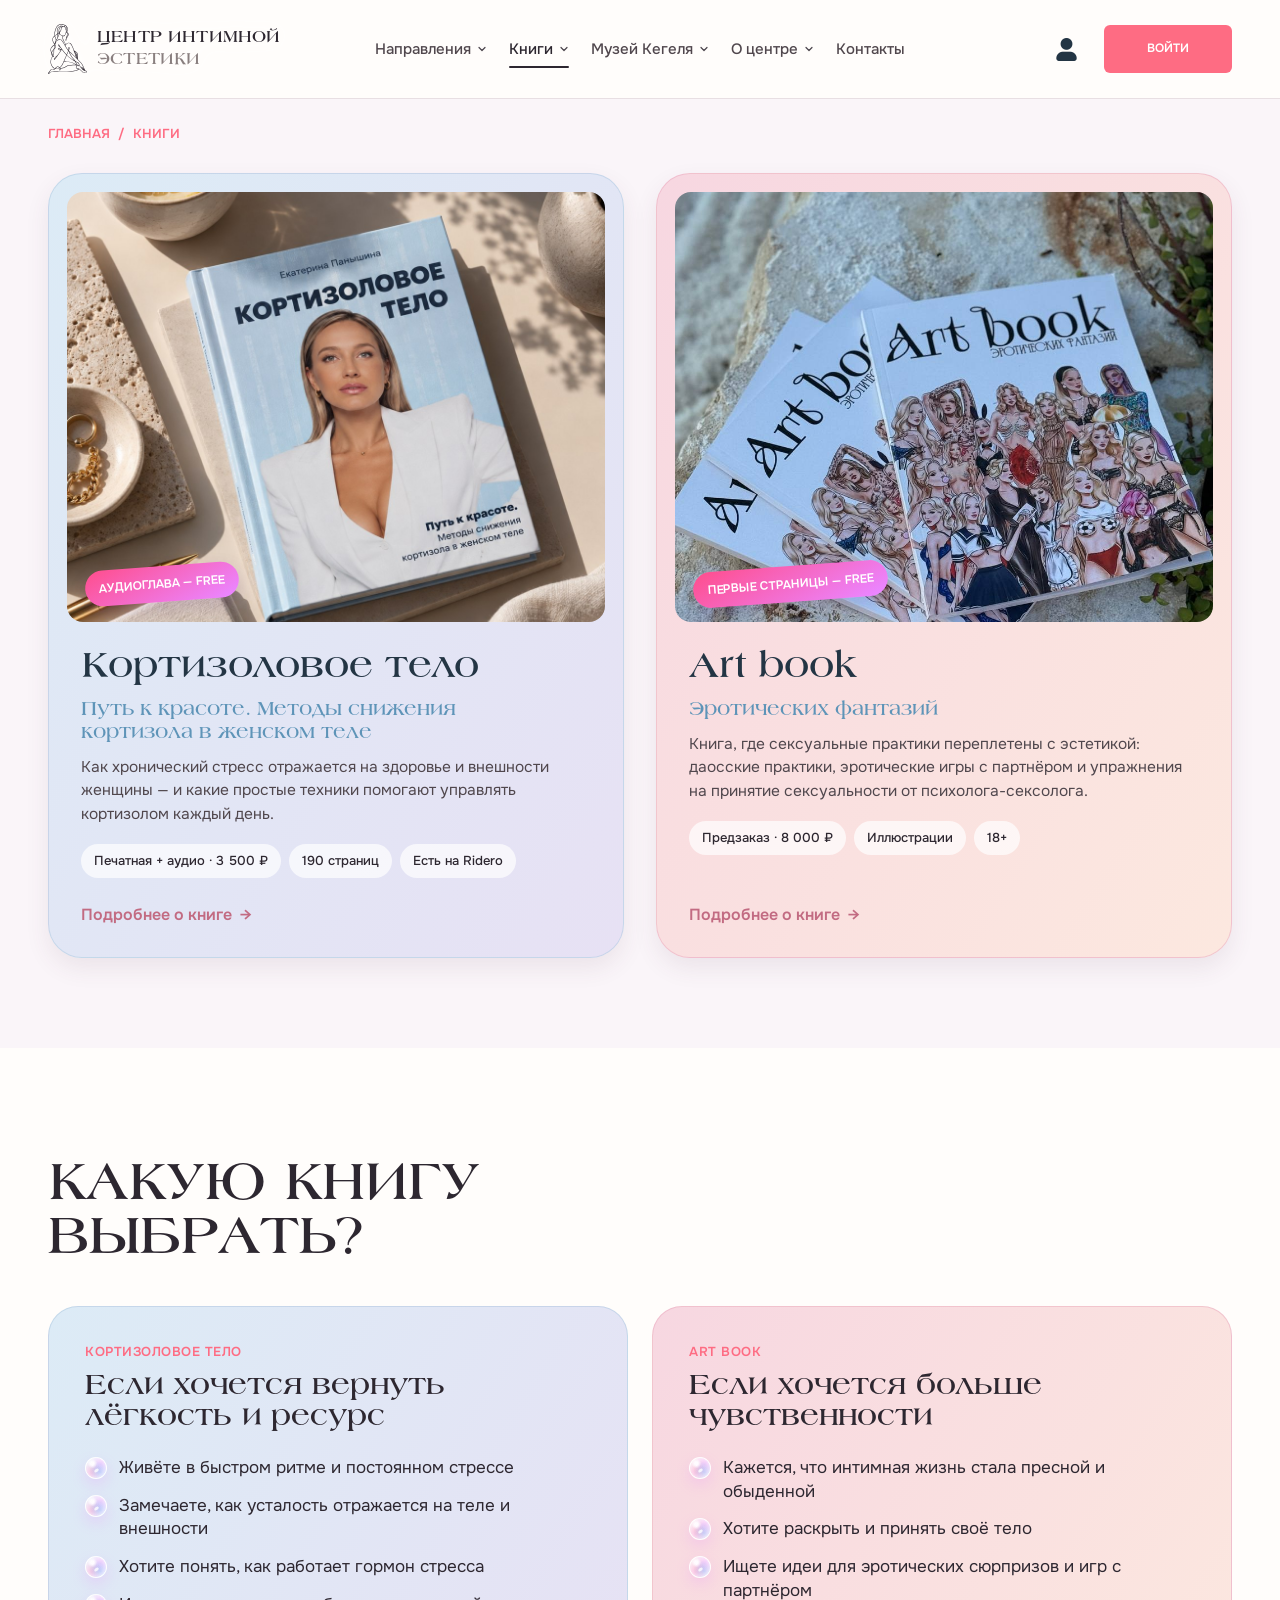
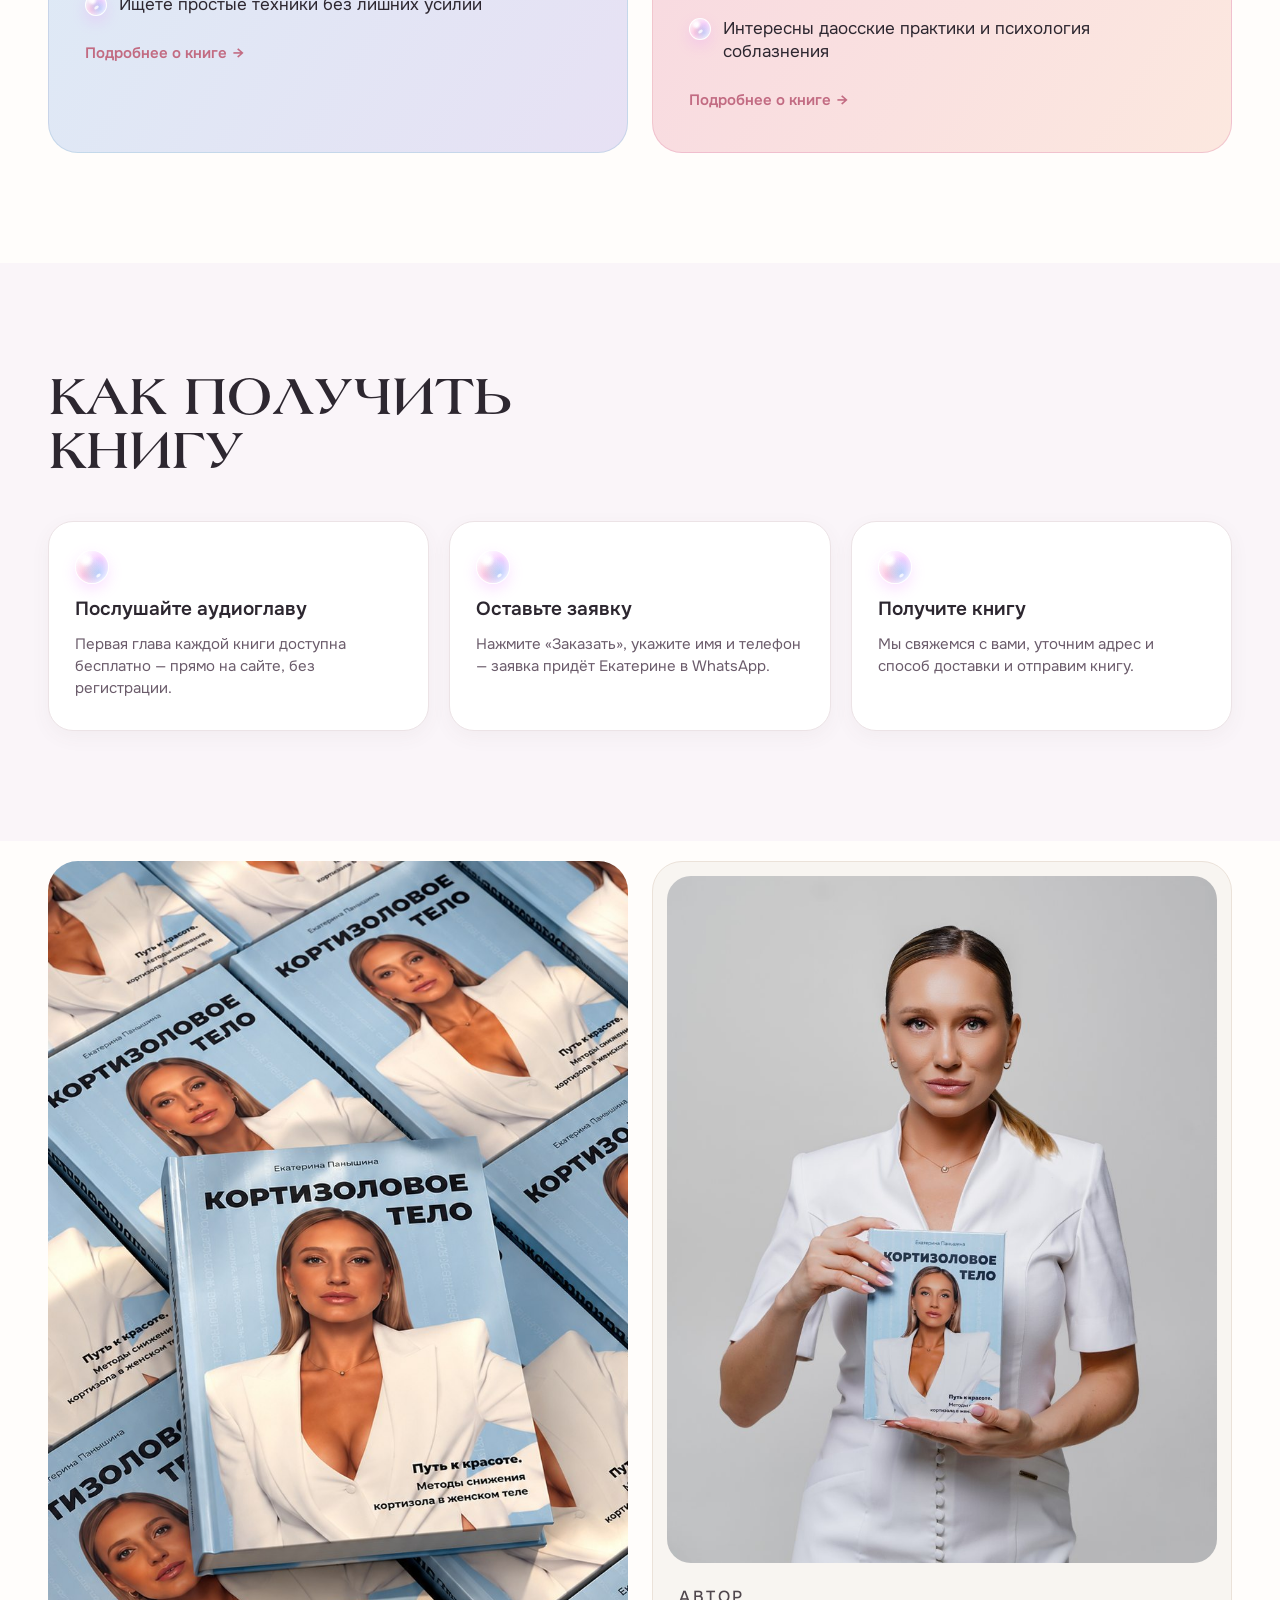
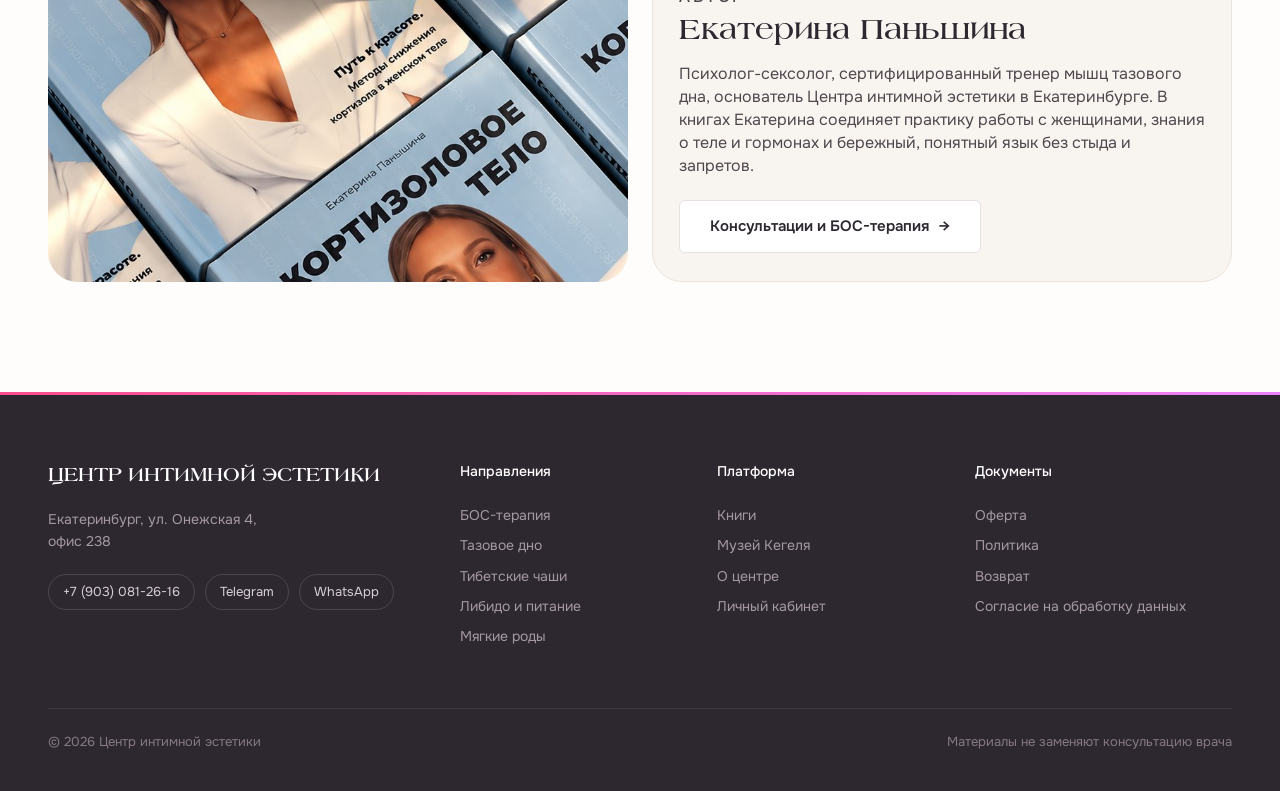
<file: site/books.html>
<!doctype html>
<html lang="ru">
<head>
  <meta charset="utf-8">
  <meta name="viewport" content="width=device-width, initial-scale=1">
  <meta name="robots" content="noindex, nofollow, noarchive">
  <title>Книги — Центр интимной эстетики</title>
  <meta name="description" content="Книги Екатерины Паньшиной: «Кортизоловое тело» и Art book эротических фантазий. Бесплатная аудиоглава и заказ печатной книги.">
  <link rel="preconnect" href="https://fonts.googleapis.com">
  <link rel="preconnect" href="https://fonts.gstatic.com" crossorigin>
  <link href="https://fonts.googleapis.com/css2?family=Onest:wght@400;500;600;700&family=Cormorant+Garamond:ital,wght@0,600;1,500;1,600&display=swap" rel="stylesheet">
  <link rel="stylesheet" href="css/style.css">
  <link rel="icon" href="assets/img/logo.svg">
</head>
<body data-page="books">
  <div data-header style="height:99px"></div>

  <main>
    <section class="books-top">
      <div class="container">
        <nav class="breadcrumbs" aria-label="Хлебные крошки"><a href="index.html">Главная</a><span>/</span><span>Книги</span></nav>
        <h1 class="visually-hidden">Книги Екатерины Паньшиной</h1>
      </div>
    </section>

    <section style="background:var(--bg-rose)">
      <div class="container">
        <div class="book-pick">
          <a class="book-card" href="book-cortisol.html" data-reveal>
            <div class="book-card__media"><img src="assets/img/book-cortisol.jpg" alt="Книга «Кортизоловое тело»"><span class="badge-free">Аудиоглава — free</span></div>
            <div class="book-card__body">
              <h2 class="book-card__title">Кортизоловое тело</h2>
              <p class="book-card__sub">Путь к красоте. Методы снижения кортизола в женском теле</p>
              <p class="book-card__desc">Как хронический стресс отражается на здоровье и внешности женщины — и какие простые техники помогают управлять кортизолом каждый день.</p>
              <div class="book-card__chips"><span>Печатная + аудио · 3 500 ₽</span><span>190 страниц</span><span>Есть на Ridero</span></div>
              <span class="book-card__more">Подробнее о книге <span class="arr">→</span></span>
            </div>
          </a>
          <a class="book-card book-card--rose" href="book-artbook.html" data-reveal style="--d:.1s">
            <div class="book-card__media"><img src="assets/img/art-books-3.jpg" alt="Art book эротических фантазий"><span class="badge-free">Первые страницы — free</span></div>
            <div class="book-card__body">
              <h2 class="book-card__title">Art book</h2>
              <p class="book-card__sub">Эротических фантазий</p>
              <p class="book-card__desc">Книга, где сексуальные практики переплетены с эстетикой: даосские практики, эротические игры с партнёром и упражнения на принятие сексуальности от психолога-сексолога.</p>
              <div class="book-card__chips"><span>Предзаказ · 8 000 ₽</span><span>Иллюстрации</span><span>18+</span></div>
              <span class="book-card__more">Подробнее о книге <span class="arr">→</span></span>
            </div>
          </a>
        </div>
      </div>
    </section>

    <section class="section">
      <div class="container">
        <h2 class="h-section"><span class="split-line"><span>Какую книгу</span></span><span class="split-line"><span style="--d:.08s">выбрать?</span></span></h2>
        <div class="fit-grid">
          <div class="fit-card" style="--g:var(--g-sky);--bd:var(--b-sky)" data-reveal>
            <p class="fit-card__label">Кортизоловое тело</p>
            <h3>Если хочется вернуть лёгкость и ресурс</h3>
            <ul><li><span class="bubble" aria-hidden="true"></span><span>Живёте в быстром ритме и постоянном стрессе</span></li><li><span class="bubble" aria-hidden="true"></span><span>Замечаете, как усталость отражается на теле и внешности</span></li><li><span class="bubble" aria-hidden="true"></span><span>Хотите понять, как работает гормон стресса</span></li><li><span class="bubble" aria-hidden="true"></span><span>Ищете простые техники без лишних усилий</span></li></ul>
            <a class="link-arrow" href="book-cortisol.html">Подробнее о книге <span class="arr">→</span></a>
          </div>
          <div class="fit-card" style="--g:var(--g-rose);--bd:var(--b-rose);--d:.1s" data-reveal>
            <p class="fit-card__label">Art book</p>
            <h3>Если хочется больше чувственности</h3>
            <ul><li><span class="bubble" aria-hidden="true"></span><span>Кажется, что интимная жизнь стала пресной и обыденной</span></li><li><span class="bubble" aria-hidden="true"></span><span>Хотите раскрыть и принять своё тело</span></li><li><span class="bubble" aria-hidden="true"></span><span>Ищете идеи для эротических сюрпризов и игр с партнёром</span></li><li><span class="bubble" aria-hidden="true"></span><span>Интересны даосские практики и психология соблазнения</span></li></ul>
            <a class="link-arrow" href="book-artbook.html">Подробнее о книге <span class="arr">→</span></a>
          </div>
        </div>
      </div>
    </section>

    <section class="section section--rose">
      <div class="container">
        <h2 class="h-section"><span class="split-line"><span>Как получить</span></span><span class="split-line"><span style="--d:.08s">книгу</span></span></h2>
        <div class="get-steps">
          <div class="get-step" style="--g:var(--g-violet)" data-reveal><span class="bubble" aria-hidden="true"></span><b>Послушайте аудиоглаву</b><p>Первая глава каждой книги доступна бесплатно — прямо на сайте, без регистрации.</p></div>
          <div class="get-step" style="--g:var(--g-sky);--d:.08s" data-reveal><span class="bubble" aria-hidden="true"></span><b>Оставьте заявку</b><p>Нажмите «Заказать», укажите имя и телефон — заявка придёт Екатерине в WhatsApp.</p></div>
          <div class="get-step" style="--g:var(--g-rose);--d:.16s" data-reveal><span class="bubble" aria-hidden="true"></span><b>Получите книгу</b><p>Мы свяжемся с вами, уточним адрес и способ доставки и отправим книгу.</p></div>
        </div>
      </div>
    </section>

    <section class="section" style="padding-top:20px">
      <div class="container">
        <div class="book-author-row">
          <div class="photo-single" data-reveal><img src="assets/img/book-cortisol-stack.jpg" alt="Книга «Кортизоловое тело»" loading="lazy"></div>
          <div class="author-strip" data-reveal style="--d:.08s">
          <div class="author-strip__img" style="--pos:35%;--pos-top:35%"><img src="assets/img/photo-06803.jpg" alt="Екатерина Паньшина" loading="lazy"></div>
          <div>
            <p class="eyebrow">Автор</p>
            <h2>Екатерина Паньшина</h2>
            <p>Психолог-сексолог, сертифицированный тренер мышц тазового дна, основатель Центра интимной эстетики в Екатеринбурге. В книгах Екатерина соединяет практику работы с женщинами, знания о теле и гормонах и бережный, понятный язык без стыда и запретов.</p>
            <a class="btn btn--ghost btn--sm" href="bos.html">Консультации и БОС-терапия <span class="arr">→</span></a>
          </div>
        </div>
        </div>
      </div>
    </section>

  </main>

  <div data-footer></div>
  <script src="js/main.js"></script>
</body>
</html>
</file>
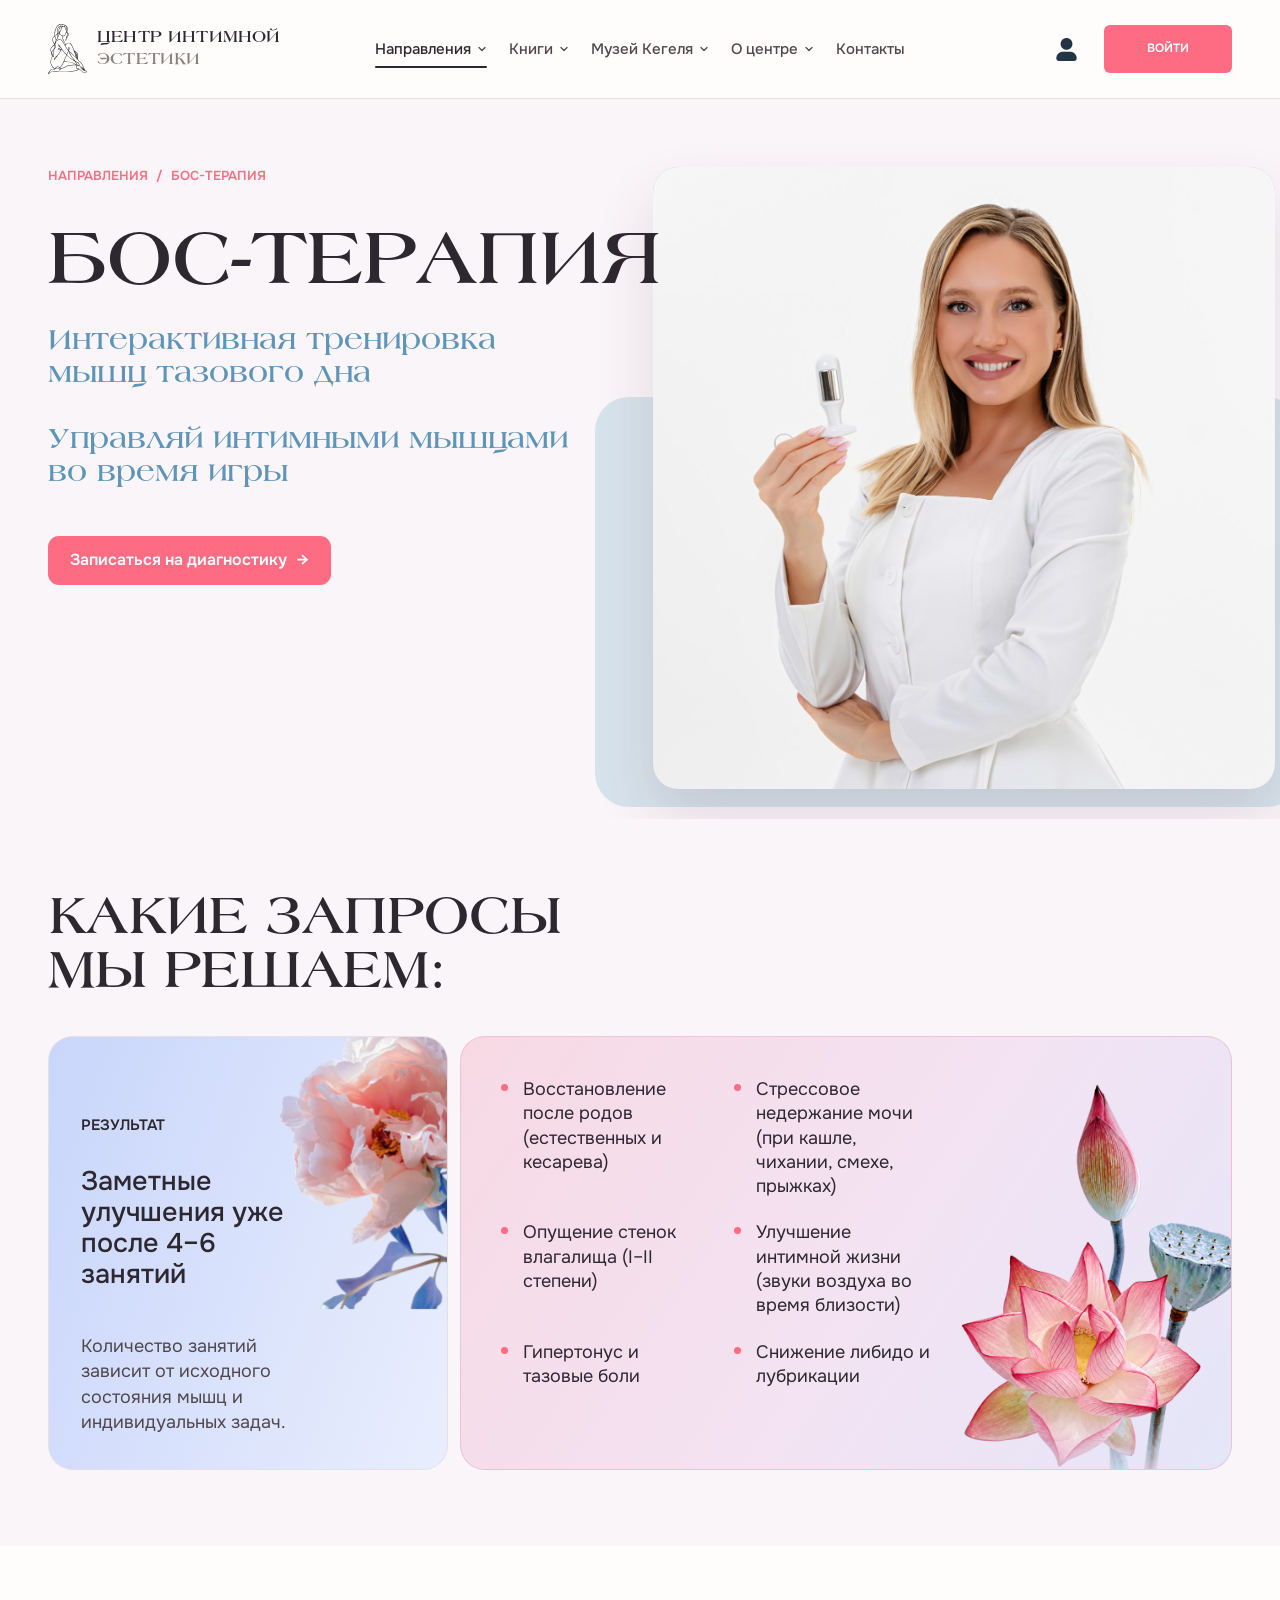
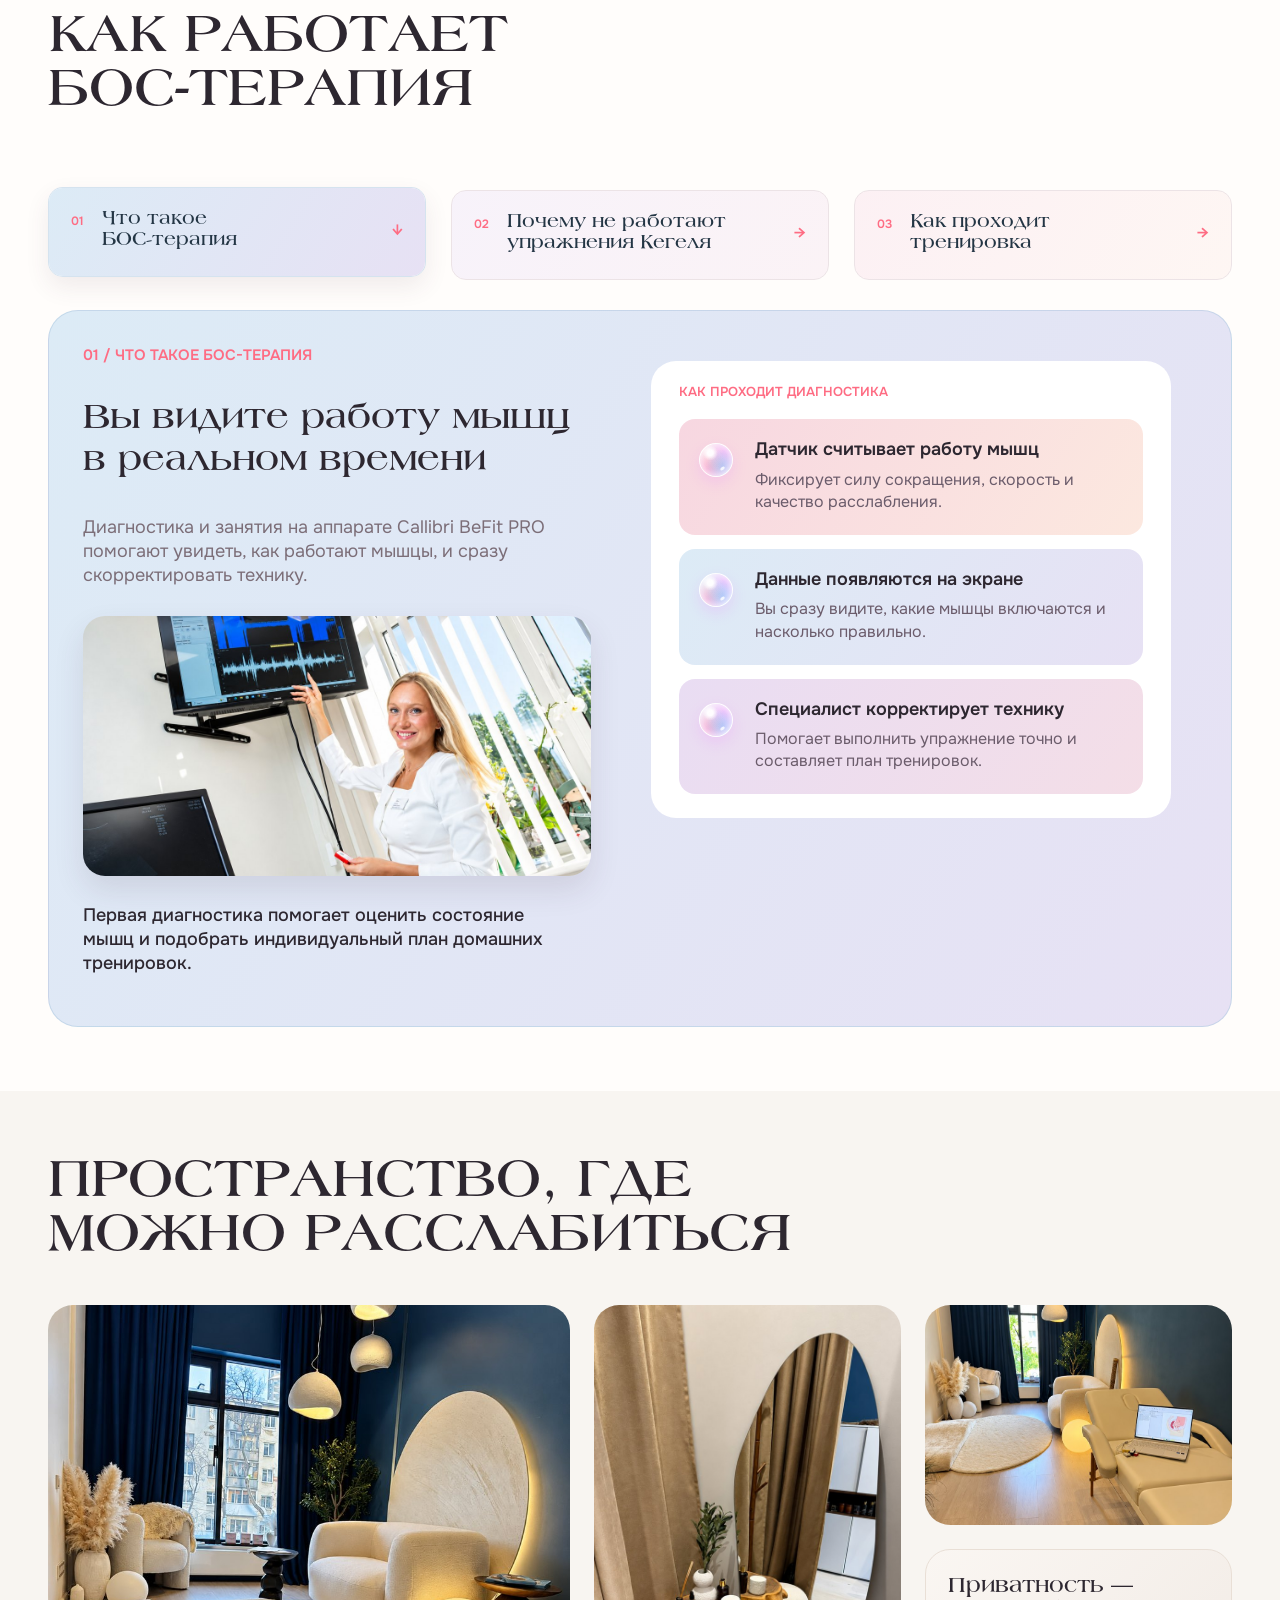
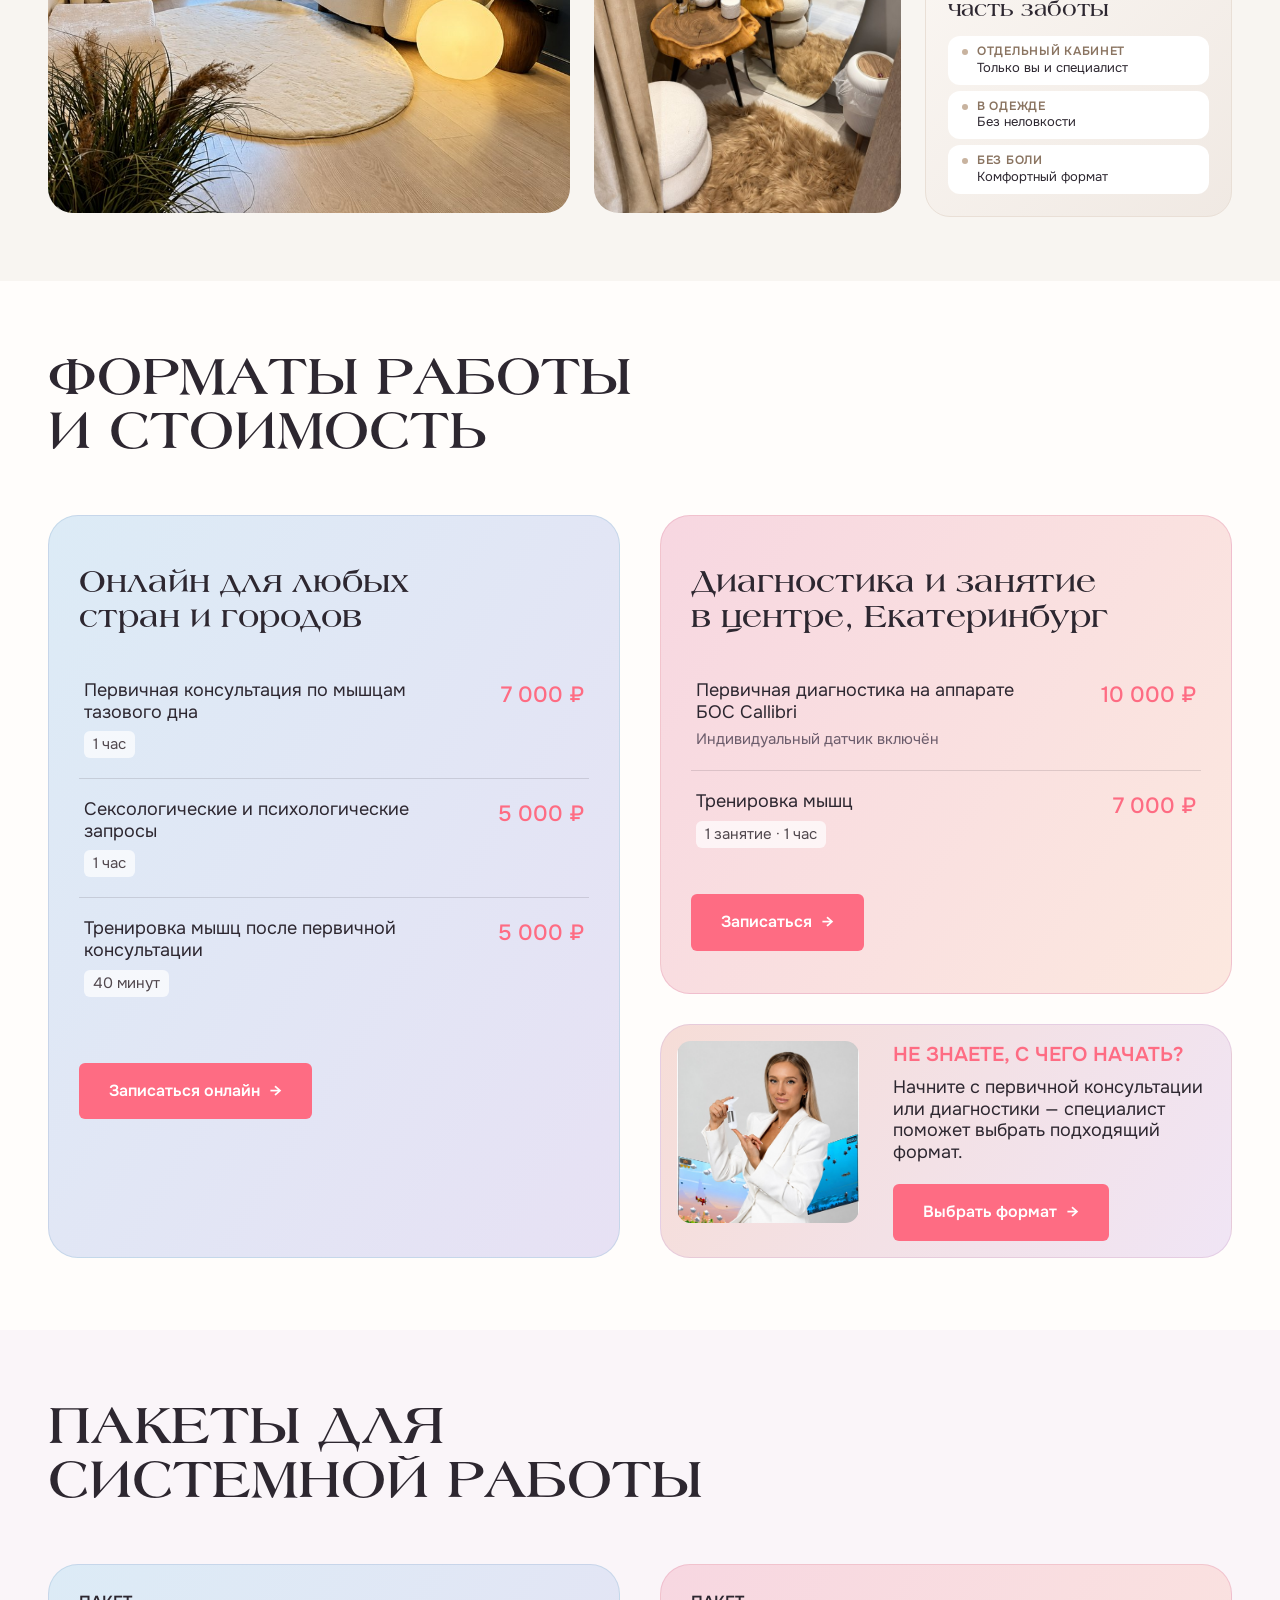
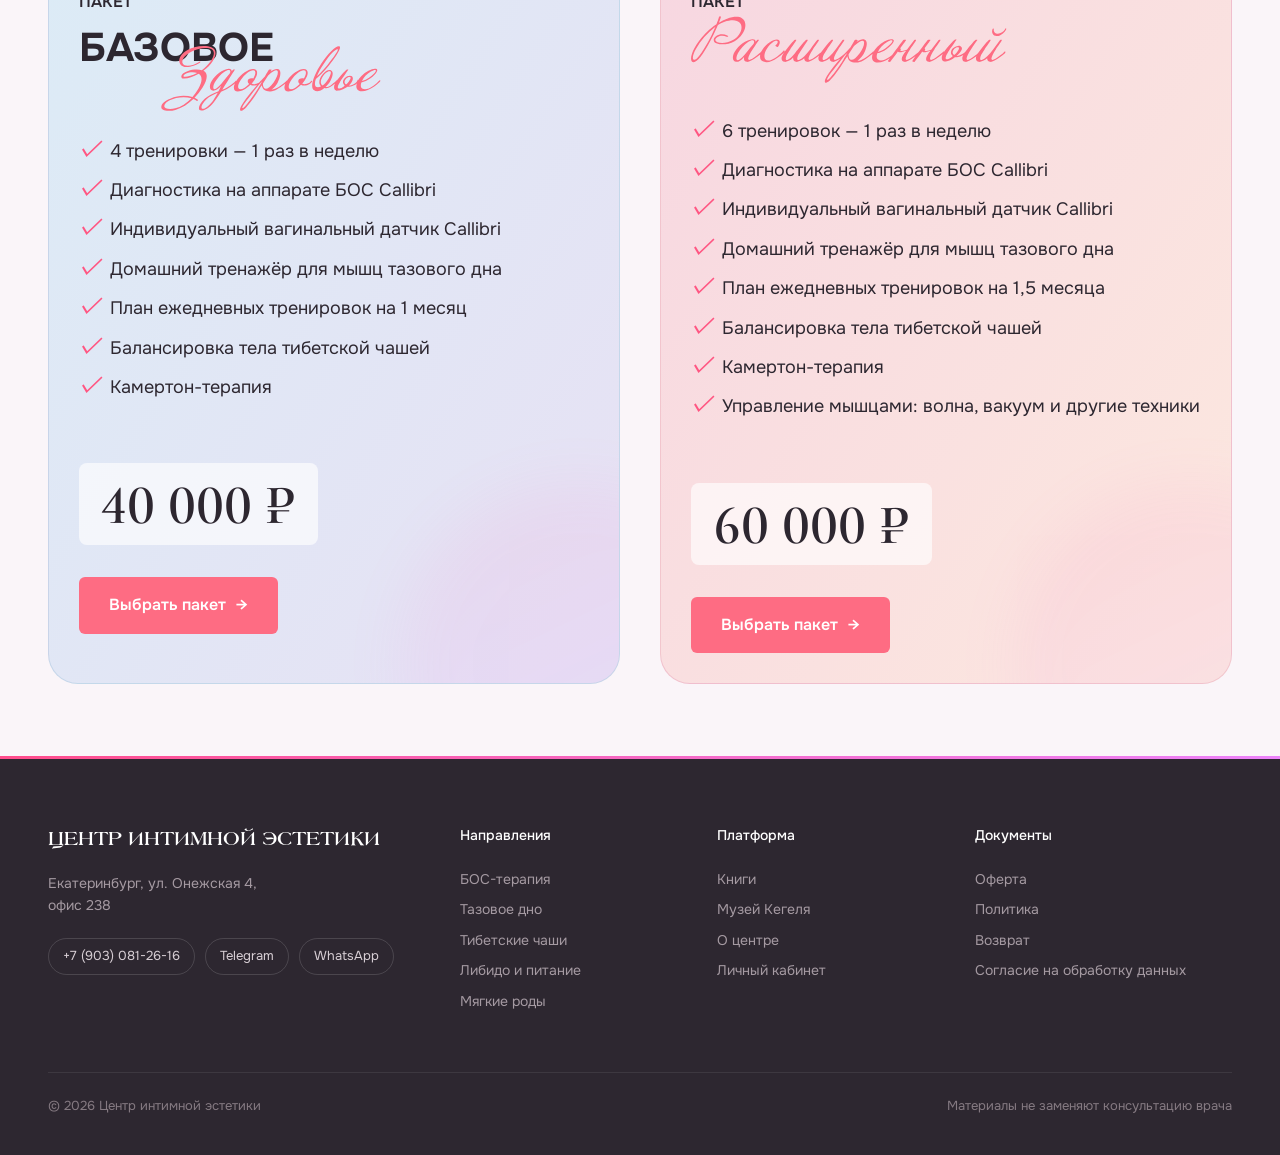
<file: site/bos.html>
<!doctype html>
<html lang="ru">
<head>
  <meta charset="utf-8">
  <meta name="viewport" content="width=device-width, initial-scale=1">
  <meta name="robots" content="noindex, nofollow, noarchive">
  <title>БОС-терапия — Центр интимной эстетики</title>
  <meta name="description" content="БОС-терапия мышц тазового дна: интерактивная тренировка на аппарате Callibri BeFit PRO. Заметные улучшения уже после 4–6 занятий.">
  <link rel="preconnect" href="https://fonts.googleapis.com">
  <link rel="preconnect" href="https://fonts.gstatic.com" crossorigin>
  <link href="https://fonts.googleapis.com/css2?family=Onest:wght@400;500;600;700&family=Cormorant+Garamond:ital,wght@0,600;1,500;1,600&display=swap" rel="stylesheet">
  <link rel="stylesheet" href="css/style.css">
  <link rel="icon" href="assets/img/logo.svg">
</head>
<body data-page="bos">
  <div data-header style="height:99px"></div>

  <main>
    <!-- 01 Hero -->
    <section class="p-hero">
      <div class="container p-hero__inner">
        <div class="p-hero__text">
          <nav class="breadcrumbs" aria-label="Хлебные крошки" data-reveal><a href="directions.html">Направления</a><span>/</span><span>БОС-терапия</span></nav>
          <h1 class="display p-hero__title"><span class="split-line"><span style="--d:.05s">БОС-терапия</span></span></h1>
          <p class="p-hero__sub" data-reveal style="--d:.2s">Интерактивная тренировка<br>мышц тазового дна</p>
          <p class="p-hero__sub" data-reveal style="--d:.3s">Управляй интимными мышцами<br>во время игры</p>
          <a class="btn" href="#formats" data-booking="diag" data-reveal style="--d:.4s">Записаться на диагностику <span class="arr">→</span></a>
        </div>
        <div class="p-hero__visual">
          <div class="p-hero__back"></div>
          <div class="p-hero__plate"></div>
          <div class="p-hero__photo"><img src="assets/img/bos-hero-new.jpg" alt="Екатерина Паньшина с датчиком Callibri"></div>
        </div>
      </div>
    </section>

    <!-- 02 Запросы -->
    <section class="situations">
      <div class="container">
        <h2 class="h-section"><span class="split-line"><span>Какие запросы</span></span><span class="split-line"><span style="--d:.08s">мы решаем:</span></span></h2>
        <div class="sit-grid">
          <div class="sit-card sit-card--result" data-reveal>
            <img class="sit-card__flower" src="assets/img/peony-mirror.png" alt="">
            <p class="kicker">Результат</p>
            <h3>Заметные улучшения уже после 4–6 занятий</h3>
            <p>Количество занятий зависит от исходного состояния мышц и индивидуальных задач.</p>
          </div>
          <div class="sit-card sit-card--list" data-reveal style="--d:.08s">
            <ul class="sit-list">
              <li>Восстановление после родов (естественных и кесарева)</li>
              <li>Стрессовое недержание мочи (при кашле, чихании, смехе, прыжках)</li>
              <li>Опущение стенок влагалища (I–II степени)</li>
              <li>Улучшение интимной жизни (звуки воздуха во время близости)</li>
              <li>Гипертонус и тазовые боли</li>
              <li>Снижение либидо и лубрикации</li>
            </ul>
            <img class="sit-card__lotus" src="assets/img/flower-lotus-bud.png" alt="">
          </div>
        </div>
      </div>
    </section>

    <!-- 03 Метод / вкладки -->
    <section class="method">
      <div class="container" data-tabs>
        <h2 class="h-section"><span class="split-line"><span>Как работает</span></span><span class="split-line"><span style="--d:.08s">БОС-терапия</span></span></h2>
        <p class="lead" data-reveal style="margin-top:22px">Переключайте вкладки, чтобы узнать о методе подробнее</p>

        <div class="tabs" role="tablist" data-reveal>
          <button class="tab tab--sky is-active" type="button" role="tab" aria-selected="true"><span class="tab__n">01</span><span class="tab__t">Что такое БОС‑терапия</span><span class="tab__arr">→</span></button>
          <button class="tab tab--violet" type="button" role="tab" aria-selected="false" tabindex="-1"><span class="tab__n">02</span><span class="tab__t">Почему не работают упражнения Кегеля</span><span class="tab__arr">→</span></button>
          <button class="tab tab--rose" type="button" role="tab" aria-selected="false" tabindex="-1"><span class="tab__n">03</span><span class="tab__t">Как проходит тренировка</span><span class="tab__arr">→</span></button>
        </div>

        <div class="tab-panels" data-reveal>
          <div class="tab-panel tab-panel--sky is-active" role="tabpanel">
            <div>
              <p class="tab-panel__crumb">01 / Что такое БОС-терапия</p>
              <h3>Вы видите работу мышц в&nbsp;реальном времени</h3>
              <p class="tp-text">Диагностика и занятия на аппарате Callibri BeFit PRO помогают увидеть, как работают мышцы, и сразу скорректировать технику.</p>
              <div class="tp-photo"><img src="assets/img/bos-diagnostics.jpg" alt="Екатерина Паньшина показывает данные диагностики на экране" loading="lazy"></div>
              <p class="tp-strong">Первая диагностика помогает оценить состояние мышц и подобрать индивидуальный план домашних тренировок.</p>
            </div>
            <div class="tp-box">
              <p class="tp-box__title">Как проходит диагностика</p>
              <div class="fb-list">
                <div class="fb-item" style="--g:var(--g-rose)"><span class="bubble" aria-hidden="true"></span><div><b>Датчик считывает работу мышц</b><p>Фиксирует силу сокращения, скорость и качество расслабления.</p></div></div>
                <div class="fb-item" style="--g:var(--g-sky)"><span class="bubble" aria-hidden="true"></span><div><b>Данные появляются на экране</b><p>Вы сразу видите, какие мышцы включаются и насколько правильно.</p></div></div>
                <div class="fb-item" style="--g:var(--g-violet)"><span class="bubble" aria-hidden="true"></span><div><b>Специалист корректирует технику</b><p>Помогает выполнить упражнение точно и составляет план тренировок.</p></div></div>
              </div>
            </div>
          </div>

          <div class="tab-panel tab-panel--violet" role="tabpanel">
            <div>
              <p class="tab-panel__crumb">02 / Почему не работают упражнения Кегеля</p>
              <h3>Проблема не в упражнениях — а в отсутствии контроля</h3>
              <p class="tp-text">Арнольд Кегель использовал перинеометр — первый прибор биологической обратной связи. Он позволял измерять силу сокращения и видеть результат. Позже методику упростили до рекомендации «сокращать мышцы».</p>
              <div class="tp-photo tp-photo--tall"><img src="assets/img/bos-perineometer.jpg" alt="Екатерина Паньшина с оригинальным перинеометром Кегеля" loading="lazy"></div>
            </div>
            <div class="tp-col"><div class="tp-box">
              <p class="tp-box__title">Почему теряется эффект</p>
              <div class="why-list">
                <div class="why-item"><span class="bubble" aria-hidden="true"></span><div><b>Включаются не те мышцы</b><p>Вместо тазового дна напрягаются живот, ягодицы или бёдра.</p></div></div>
                <div class="why-item"><span class="bubble" aria-hidden="true"></span><div><b>Нельзя оценить качество</b><p>Женщина не видит силу сокращения и скорость расслабления.</p></div></div>
                <div class="why-item"><span class="bubble" aria-hidden="true"></span><div><b>Не видно прогресса</b><p>Без измерений сложно понять, работают ли тренировки.</p></div></div>
              </div>
              <p class="tp-box__foot">БОС-терапия возвращает точный контроль и обратную связь.</p>
            </div>
              <div class="tp-important"><b>Важно</b><p>Без обратной связи упражнения могут давать слабый результат или усиливать гипертонус.</p></div>
            </div>
          </div>

          <div class="tab-panel tab-panel--rose" role="tabpanel">
            <div>
              <p class="tab-panel__crumb">03 / Как проходит тренировка</p>
              <p class="tp-text" style="margin-top:28px">Занятие проходит в отдельном кабинете. Вы сразу видите работу мышц на экране и выполняете упражнения с точной обратной связью.</p>
              <div class="tp-chips"><span>45–60 мин</span><span>Индивидуально</span><span>В одежде</span></div>
              <div class="tp-photo tp-photo--games"><img src="assets/img/bos-screens.png" alt="Интерактивные игры на экране аппарата" loading="lazy"></div>
              <div class="tp-important" style="margin-top:40px"><b style="margin-bottom:10px">Комфортно</b><p>Без боли и дискомфорта</p></div>
            </div>
            <div class="tp-box">
              <p class="tp-box__title">Как проходит занятие</p>
              <div class="lesson-grid">
                <div class="lesson" style="--g:var(--g-rose)"><span class="bubble" aria-hidden="true"></span><div><b>Короткая беседа</b><p>Обсуждаем ощущения и цели.</p></div></div>
                <div class="lesson" style="--g:var(--g-sky)"><span class="bubble" aria-hidden="true"></span><div><b>Подключение датчика</b><p>Комфортный беспроводной датчик.</p></div></div>
                <div class="lesson" style="--g:var(--g-violet)"><span class="bubble" aria-hidden="true"></span><div><b>Изображение на экране</b><p>Работа мышц видна в реальном времени.</p></div></div>
                <div class="lesson" style="--g:var(--g-sky)"><span class="bubble" aria-hidden="true"></span><div><b>Упражнения</b><p>Техника корректируется специалистом.</p></div></div>
                <div class="lesson" style="--g:var(--g-violet)"><span class="bubble" aria-hidden="true"></span><div><b>Интерактивные игры</b><p>Более 15 игровых сценариев.</p></div></div>
                <div class="lesson" style="--g:var(--g-rose)"><span class="bubble" aria-hidden="true"></span><div><b>Домашний план</b><p>Рекомендации после занятия.</p></div></div>
              </div>
            </div>
          </div>
        </div>
      </div>
    </section>

    <!-- 04 Кабинет -->
    <section class="cabinet" id="cabinet">
      <div class="container">
        <h2 class="h-section"><span class="split-line"><span>Пространство, где</span></span><span class="split-line"><span style="--d:.08s">можно расслабиться</span></span></h2>
        <div class="space-grid">
          <div class="space-img space-img--large" data-reveal="zoom"><img src="assets/img/interior-3.jpg" alt="Кабинет центра" loading="lazy"></div>
          <div class="space-img space-img--tall" data-reveal="zoom" style="--d:.1s"><img src="assets/img/interior-1.jpg" alt="Зона переодевания" loading="lazy"></div>
          <div class="space-img space-img--small" data-reveal="zoom" style="--d:.2s"><img src="assets/img/interior-2.jpg" alt="Кушетка и аппарат" loading="lazy"></div>
          <div class="privacy" data-reveal style="--d:.3s">
            <h3>Приватность —<br>часть заботы</h3>
            <ul>
              <li><b>Отдельный кабинет</b>Только вы и специалист</li>
              <li><b>В одежде</b>Без неловкости</li>
              <li><b>Без боли</b>Комфортный формат</li>
            </ul>
          </div>
        </div>
      </div>
    </section>

    <!-- 05 Форматы и стоимость -->
    <section class="formats" id="formats">
      <div class="container">
        <h2 class="h-section"><span class="split-line"><span>Форматы работы</span></span><span class="split-line"><span style="--d:.08s">и стоимость</span></span></h2>
        <div class="formats__grid">
          <div class="price-card price-card--sky" data-reveal>
            <h3>Онлайн для любых<br>стран и городов</h3>
            <div class="price-list">
              <div class="price-row"><div><p class="price-row__t">Первичная консультация по мышцам тазового дна</p><span class="chip">1 час</span></div><span class="price-row__p">7 000 ₽</span></div>
              <div class="price-row"><div><p class="price-row__t">Сексологические и психологические запросы</p><span class="chip">1 час</span></div><span class="price-row__p">5 000 ₽</span></div>
              <div class="price-row"><div><p class="price-row__t">Тренировка мышц после первичной консультации</p><span class="chip">40 минут</span></div><span class="price-row__p">5 000 ₽</span></div>
            </div>
            <a class="btn" href="#formats" data-booking="online">Записаться онлайн <span class="arr">→</span></a>
          </div>
          <div class="formats__side">
            <div class="price-card price-card--rose" data-reveal style="--d:.1s">
              <h3>Диагностика и занятие<br>в центре, Екатеринбург</h3>
              <div class="price-list">
                <div class="price-row"><div><p class="price-row__t">Первичная диагностика на аппарате БОС Callibri</p><span class="price-row__s">Индивидуальный датчик включён</span></div><span class="price-row__p">10 000 ₽</span></div>
                <div class="price-row"><div><p class="price-row__t">Тренировка мышц</p><span class="chip">1 занятие · 1 час</span></div><span class="price-row__p">7 000 ₽</span></div>
              </div>
              <a class="btn" href="#formats" data-booking="diag" style="margin-top:6px">Записаться <span class="arr">→</span></a>
            </div>
            <div class="start-card" data-reveal style="--d:.2s">
              <div class="start-card__img"><img src="assets/img/specialist-start.jpg" alt="Екатерина Паньшина" loading="lazy"></div>
              <div>
                <h4>Не знаете, с чего начать?</h4>
                <p>Начните с первичной консультации или диагностики — специалист поможет выбрать подходящий формат.</p>
                <a class="btn" href="#formats" data-booking>Выбрать формат <span class="arr">→</span></a>
              </div>
            </div>
          </div>
        </div>
      </div>
    </section>

    <!-- 06 Пакеты -->
    <section class="packages">
      <div class="container">
        <h2 class="h-section"><span class="split-line"><span>Пакеты для</span></span><span class="split-line"><span style="--d:.08s">системной работы</span></span></h2>
        <div class="packages__grid">
          <div class="pack pack--sky" data-reveal>
            <span class="pack__glow"></span>
            <p class="pack__label">Пакет</p>
            <div class="pack__name"><b>БАЗОВОЕ</b><img src="assets/img/script-zdorovie.svg" alt="Здоровье"></div>
            <ul>
              <li>4 тренировки — 1 раз в неделю</li>
              <li>Диагностика на аппарате БОС Callibri</li>
              <li>Индивидуальный вагинальный датчик Callibri</li>
              <li>Домашний тренажёр для мышц тазового дна</li>
              <li>План ежедневных тренировок на 1 месяц</li>
              <li>Балансировка тела тибетской чашей</li>
              <li>Камертон-терапия</li>
            </ul>
            <p class="pack__price">40 000 ₽</p>
            <a class="btn" href="#formats" data-booking="pack-base">Выбрать пакет <span class="arr">→</span></a>
          </div>
          <div class="pack pack--rose" data-reveal style="--d:.1s">
            <span class="pack__glow"></span>
            <p class="pack__label">Пакет</p>
            <div class="pack__name"><img src="assets/img/script-rasshirenny.svg" alt="Расширенный"></div>
            <ul>
              <li>6 тренировок — 1 раз в неделю</li>
              <li>Диагностика на аппарате БОС Callibri</li>
              <li>Индивидуальный вагинальный датчик Callibri</li>
              <li>Домашний тренажёр для мышц тазового дна</li>
              <li>План ежедневных тренировок на 1,5 месяца</li>
              <li>Балансировка тела тибетской чашей</li>
              <li>Камертон-терапия</li>
              <li>Управление мышцами: волна, вакуум и другие техники</li>
            </ul>
            <p class="pack__price">60 000 ₽</p>
            <a class="btn" href="#formats" data-booking="pack-ext">Выбрать пакет <span class="arr">→</span></a>
          </div>
        </div>
      </div>
    </section>

  </main>

  <div data-footer></div>
  <script src="js/main.js"></script>
</body>
</html>
</file>
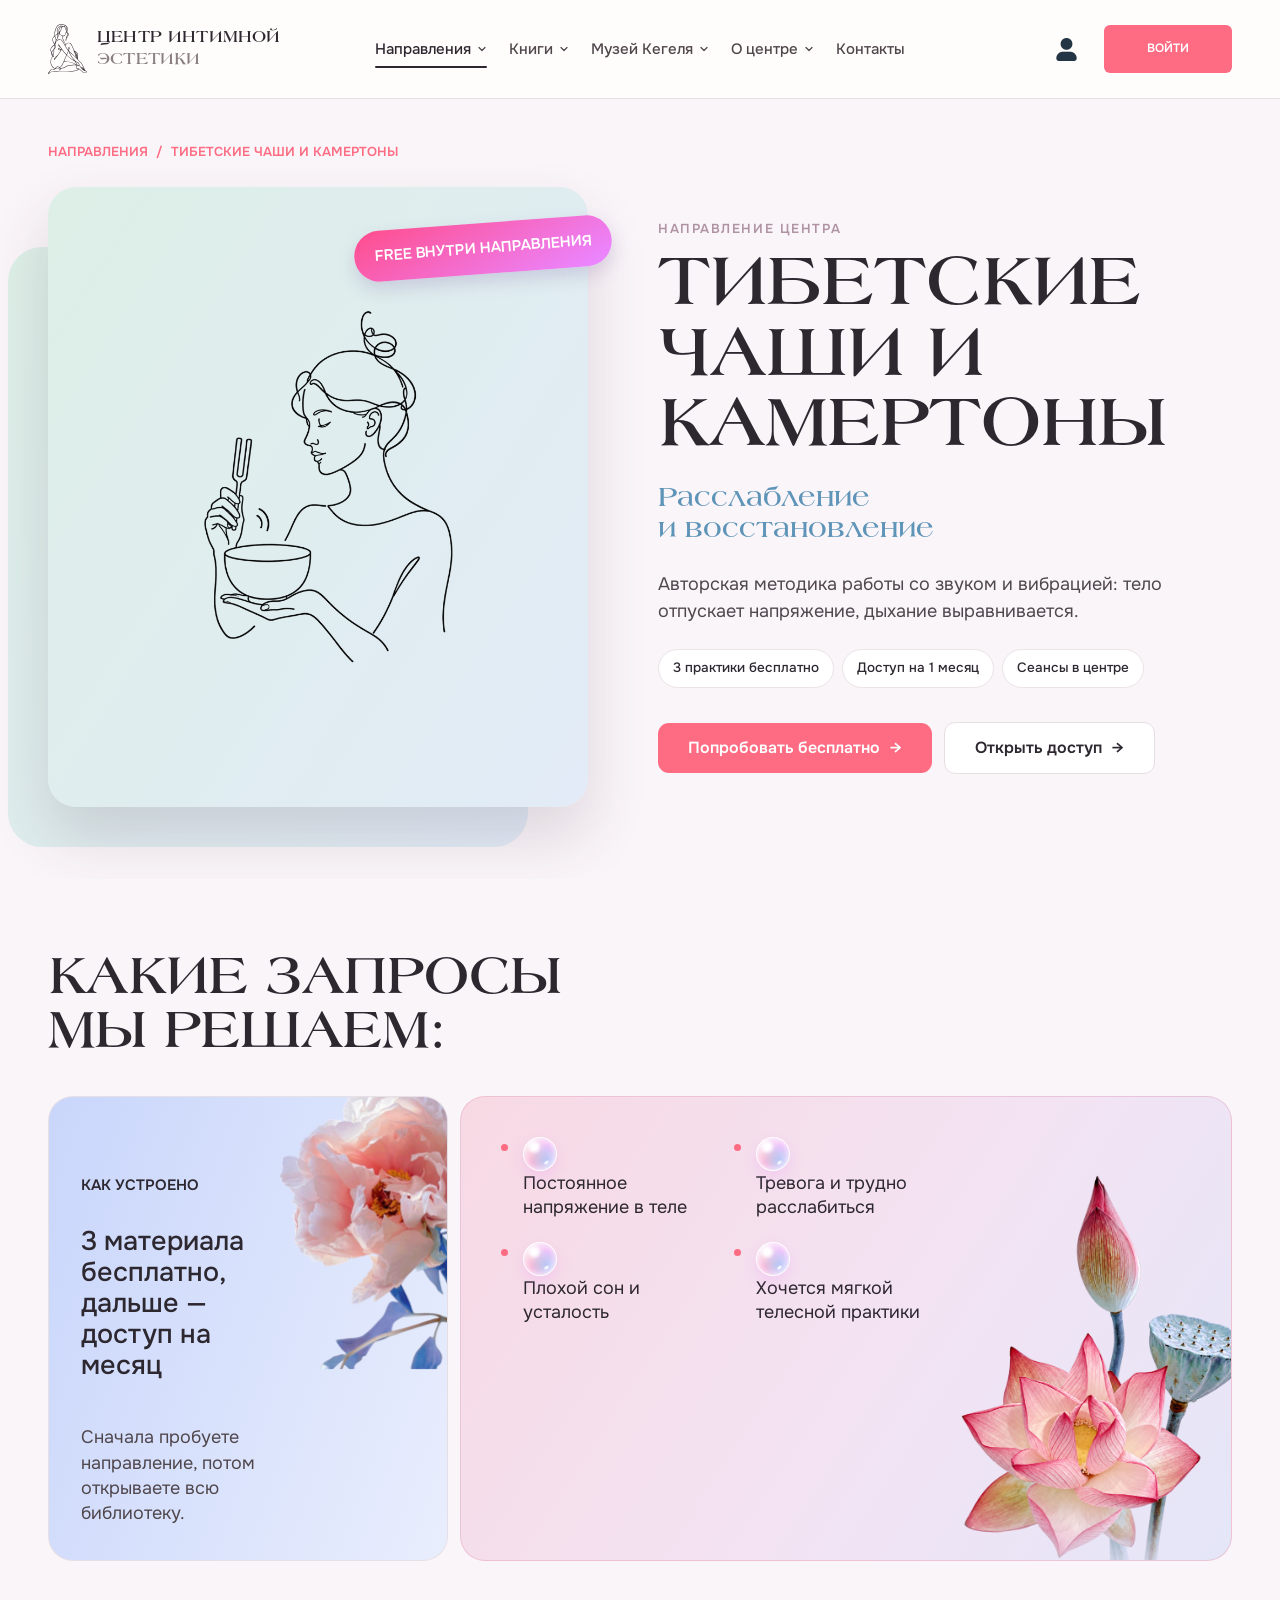
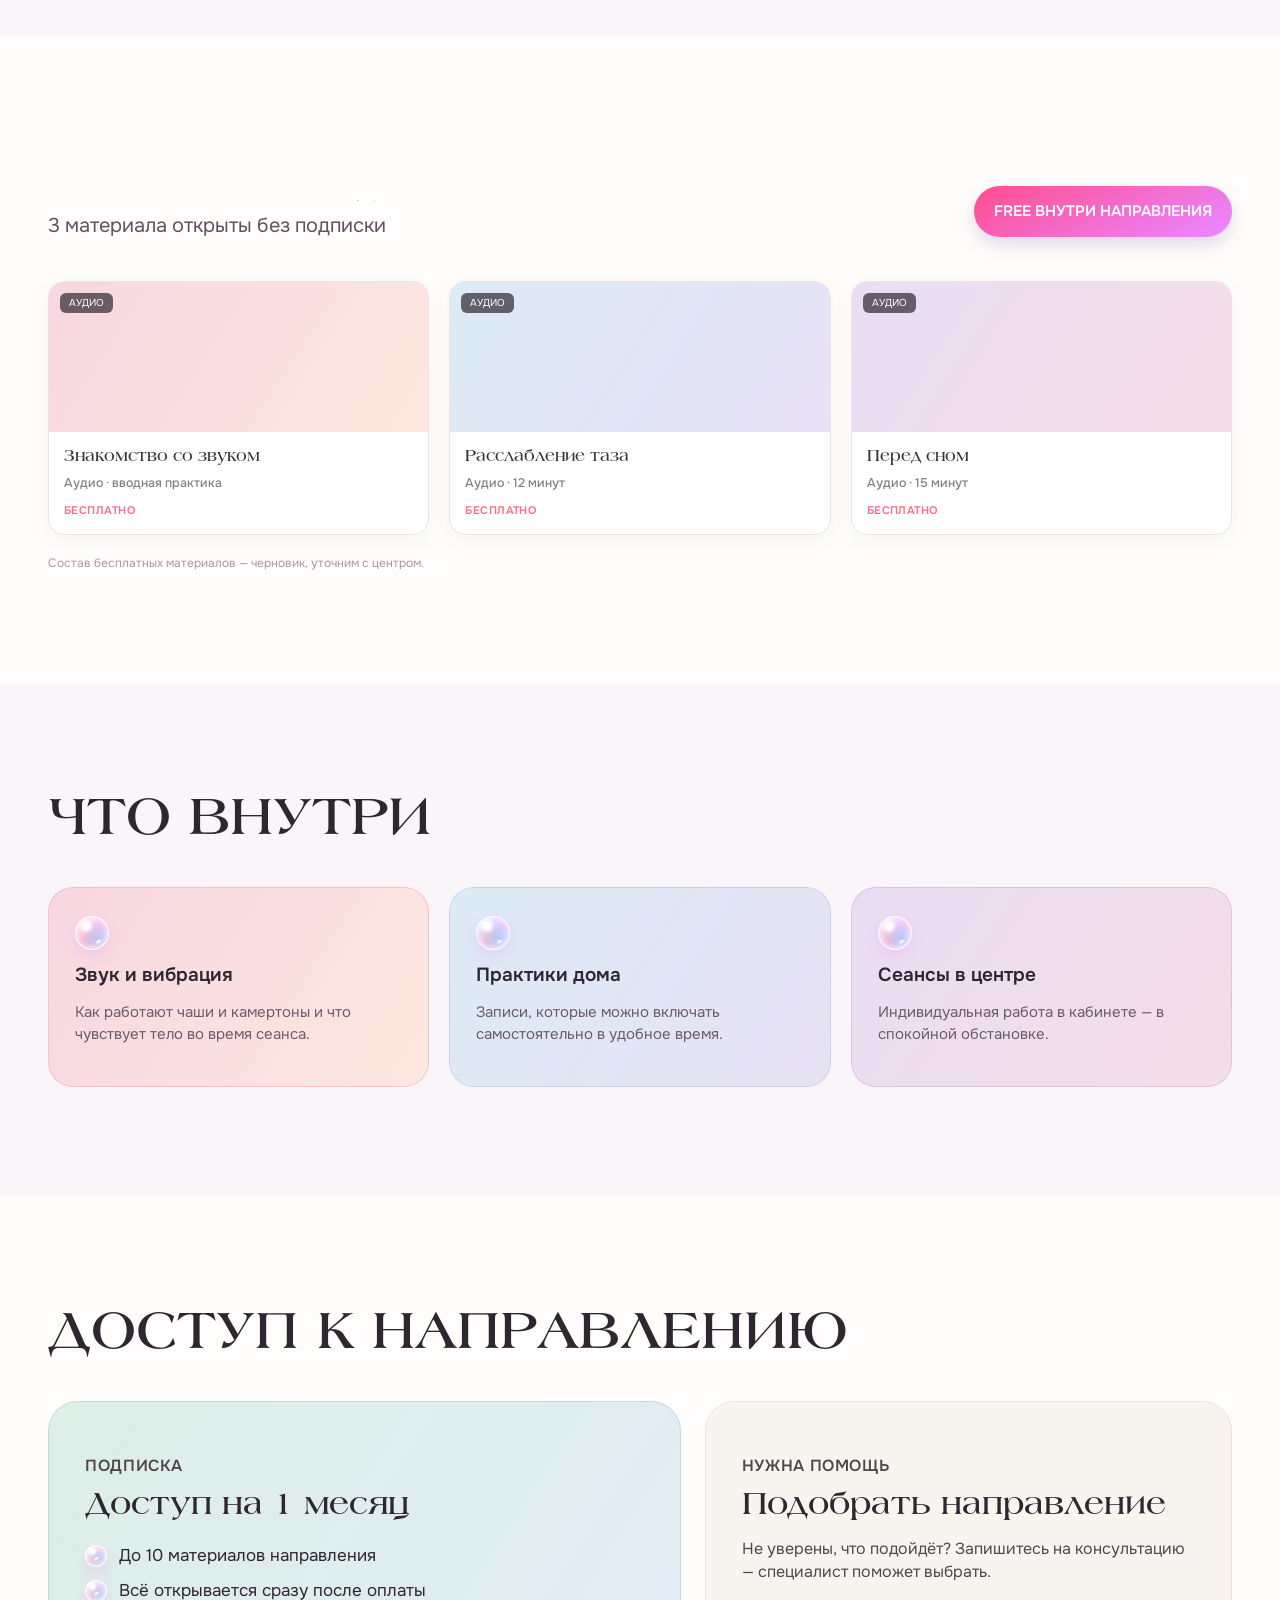
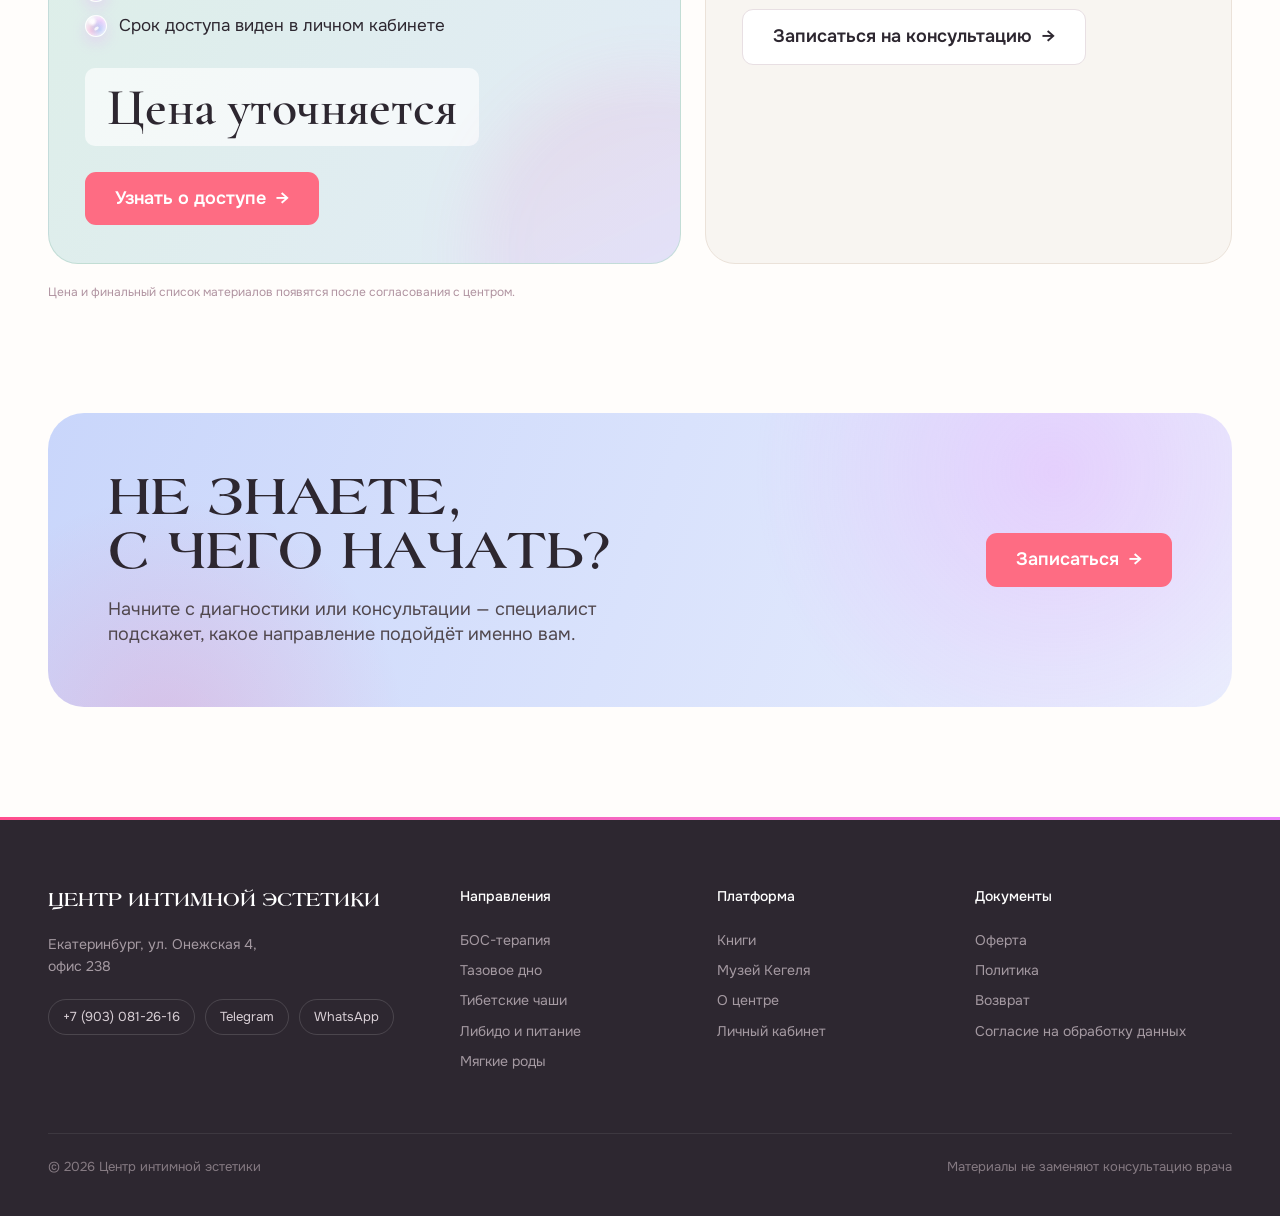
<file: site/bowls.html>
<!doctype html>
<html lang="ru">
<head>
  <meta charset="utf-8">
  <meta name="viewport" content="width=device-width, initial-scale=1">
  <meta name="robots" content="noindex, nofollow, noarchive">
  <title>Тибетские чаши и камертоны — Центр интимной эстетики</title>
  <meta name="description" content="Тибетские чаши и камертоны: Авторская методика работы со звуком и вибрацией: тело отпускает напряжение, дыхание выравнивается.">
  <link rel="preconnect" href="https://fonts.googleapis.com">
  <link rel="preconnect" href="https://fonts.gstatic.com" crossorigin>
  <link href="https://fonts.googleapis.com/css2?family=Onest:wght@400;500;600;700&family=Cormorant+Garamond:ital,wght@0,600;1,500;1,600&display=swap" rel="stylesheet">
  <link rel="stylesheet" href="css/style.css">
  <link rel="icon" href="assets/img/logo.svg">
</head>
<body data-page="direction">
  <div data-header style="height:99px"></div>

  <main>
    <section class="b-hero">
      <div class="container">
        <nav class="breadcrumbs" aria-label="Хлебные крошки" data-reveal><a href="directions.html">Направления</a><span>/</span><span>Тибетские чаши и камертоны</span></nav>
        <div class="b-hero__grid">
          <div class="b-hero__media" style="--g:var(--g-mint)" data-reveal="zoom">
            <div class="b-hero__plate"></div>
            <div class="b-hero__photo m-item__photo" style="background:var(--g-mint)"><img src="assets/img/line-bowls.png" alt=""></div>
            <span class="badge-free">Free внутри направления</span>
          </div>
          <div>
            <p class="b-hero__author" data-reveal>Направление центра</p>
            <h1 class="display b-hero__title"><span class="split-line"><span style="--d:.05s">Тибетские чаши и камертоны</span></span></h1>
            <p class="b-hero__sub" data-reveal style="--d:.15s">Расслабление<br>и восстановление</p>
            <p class="b-hero__text" data-reveal style="--d:.22s">Авторская методика работы со звуком и вибрацией: тело отпускает напряжение, дыхание выравнивается.</p>
            <div class="b-hero__facts" data-reveal style="--d:.28s"><span>3 практики бесплатно</span><span>Доступ на 1 месяц</span><span>Сеансы в центре</span></div>
            <div class="b-hero__actions" data-reveal style="--d:.34s">
              <a class="btn" href="#free">Попробовать бесплатно <span class="arr">→</span></a>
              <a class="btn btn--ghost" href="#access">Открыть доступ <span class="arr">→</span></a>
            </div>
          </div>
        </div>
      </div>
    </section>

    <section class="situations">
      <div class="container">
        <h2 class="h-section"><span class="split-line"><span>Какие запросы</span></span><span class="split-line"><span style="--d:.08s">мы решаем:</span></span></h2>
        <div class="sit-grid">
          <div class="sit-card sit-card--result" data-reveal>
            <img class="sit-card__flower" src="assets/img/peony-mirror.png" alt="">
            <p class="kicker">Как устроено</p>
            <h3>3 материала бесплатно, дальше — доступ на месяц</h3>
            <p>Сначала пробуете направление, потом открываете всю библиотеку.</p>
          </div>
          <div class="sit-card sit-card--list" data-reveal style="--d:.08s">
            <ul class="sit-list"><li><span class="bubble" aria-hidden="true"></span><span>Постоянное напряжение в теле</span></li><li><span class="bubble" aria-hidden="true"></span><span>Тревога и трудно расслабиться</span></li><li><span class="bubble" aria-hidden="true"></span><span>Плохой сон и усталость</span></li><li><span class="bubble" aria-hidden="true"></span><span>Хочется мягкой телесной практики</span></li></ul>
            <img class="sit-card__lotus" src="assets/img/flower-lotus-bud.png" alt="">
          </div>
        </div>
      </div>
    </section>

    <section class="section" id="free">
      <div class="container">
        <div class="section-head section-head--row">
          <div>
            <h2 class="h-section"><span class="split-line"><span>Попробуйте бесплатно</span></span></h2>
            <p class="lead" data-reveal>3 материала открыты без подписки</p>
          </div>
          <span class="badge-free" data-reveal>Free внутри направления</span>
        </div>
        <div class="free-grid">
          <a class="mat-card" href="#" data-reveal style="--d:0.00s">
            <div class="mat-card__thumb" style="--g:var(--g-rose)"><span class="mat-card__type">АУДИО</span></div>
            <div class="mat-card__body"><h3>Знакомство со звуком</h3><p>Аудио · вводная практика</p><span class="mat-card__free">Бесплатно</span></div>
          </a>
          <a class="mat-card" href="#" data-reveal style="--d:0.08s">
            <div class="mat-card__thumb" style="--g:var(--g-sky)"><span class="mat-card__type">АУДИО</span></div>
            <div class="mat-card__body"><h3>Расслабление таза</h3><p>Аудио · 12 минут</p><span class="mat-card__free">Бесплатно</span></div>
          </a>
          <a class="mat-card" href="#" data-reveal style="--d:0.16s">
            <div class="mat-card__thumb" style="--g:var(--g-violet)"><span class="mat-card__type">АУДИО</span></div>
            <div class="mat-card__body"><h3>Перед сном</h3><p>Аудио · 15 минут</p><span class="mat-card__free">Бесплатно</span></div>
          </a>
        </div>
        <p class="placeholder-note" style="margin-top:20px">Состав бесплатных материалов — черновик, уточним с центром.</p>
      </div>
    </section>

    <section class="section section--rose">
      <div class="container">
        <h2 class="h-section"><span class="split-line"><span>Что внутри</span></span></h2>
        <div class="inside-grid"><div class="inside-card" style="--g:var(--g-rose);--bd:var(--b-rose);--d:0.00s" data-reveal><span class="bubble" aria-hidden="true"></span><b>Звук и вибрация</b><p>Как работают чаши и камертоны и что чувствует тело во время сеанса.</p></div><div class="inside-card" style="--g:var(--g-sky);--bd:var(--b-sky);--d:0.08s" data-reveal><span class="bubble" aria-hidden="true"></span><b>Практики дома</b><p>Записи, которые можно включать самостоятельно в удобное время.</p></div><div class="inside-card" style="--g:var(--g-violet);--bd:var(--b-violet);--d:0.16s" data-reveal><span class="bubble" aria-hidden="true"></span><b>Сеансы в центре</b><p>Индивидуальная работа в кабинете — в спокойной обстановке.</p></div></div>
      </div>
    </section>

    <section class="section" id="access">
      <div class="container">
        <h2 class="h-section"><span class="split-line"><span>Доступ к направлению</span></span></h2>
        <div class="buy-grid">
          <div class="buy-card" style="--g:var(--g-mint);--bd:var(--b-mint)" data-reveal>
            <span class="buy-card__glow"></span>
            <p class="buy-card__label">Подписка</p>
            <h3>Доступ на 1 месяц</h3>
            <ul><li><span class="bubble" aria-hidden="true"></span><span>До 10 материалов направления</span></li><li><span class="bubble" aria-hidden="true"></span><span>Всё открывается сразу после оплаты</span></li><li><span class="bubble" aria-hidden="true"></span><span>Срок доступа виден в личном кабинете</span></li></ul>
            <p class="buy-card__price">Цена уточняется</p>
            <button class="btn" type="button" data-booking>Узнать о доступе <span class="arr">→</span></button>
          </div>
          <div class="buy-card" style="--g:#f8f5f1;--bd:#ebe2d9;--d:.1s" data-reveal>
            <p class="buy-card__label">Нужна помощь</p>
            <h3>Подобрать направление</h3>
            <p>Не уверены, что подойдёт? Запишитесь на консультацию — специалист поможет выбрать.</p>
            <button class="btn btn--ghost" type="button" data-booking="help">Записаться на консультацию <span class="arr">→</span></button>
          </div>
        </div>
        <p class="placeholder-note" style="margin-top:20px">Цена и финальный список материалов появятся после согласования с центром.</p>
      </div>
    </section>

    <section class="section" style="padding-top:0">
      <div class="container">
        <div class="cta-banner" data-reveal>
          <div>
            <h2 class="h-section">Не знаете,<br>с чего начать?</h2>
            <p>Начните с диагностики или консультации — специалист подскажет, какое направление подойдёт именно вам.</p>
          </div>
          <a class="btn" href="bos.html#formats" data-booking="diag">Записаться <span class="arr">→</span></a>
        </div>
      </div>
    </section>
  </main>

  <div data-footer></div>
  <script src="js/main.js"></script>
</body>
</html>
</file>
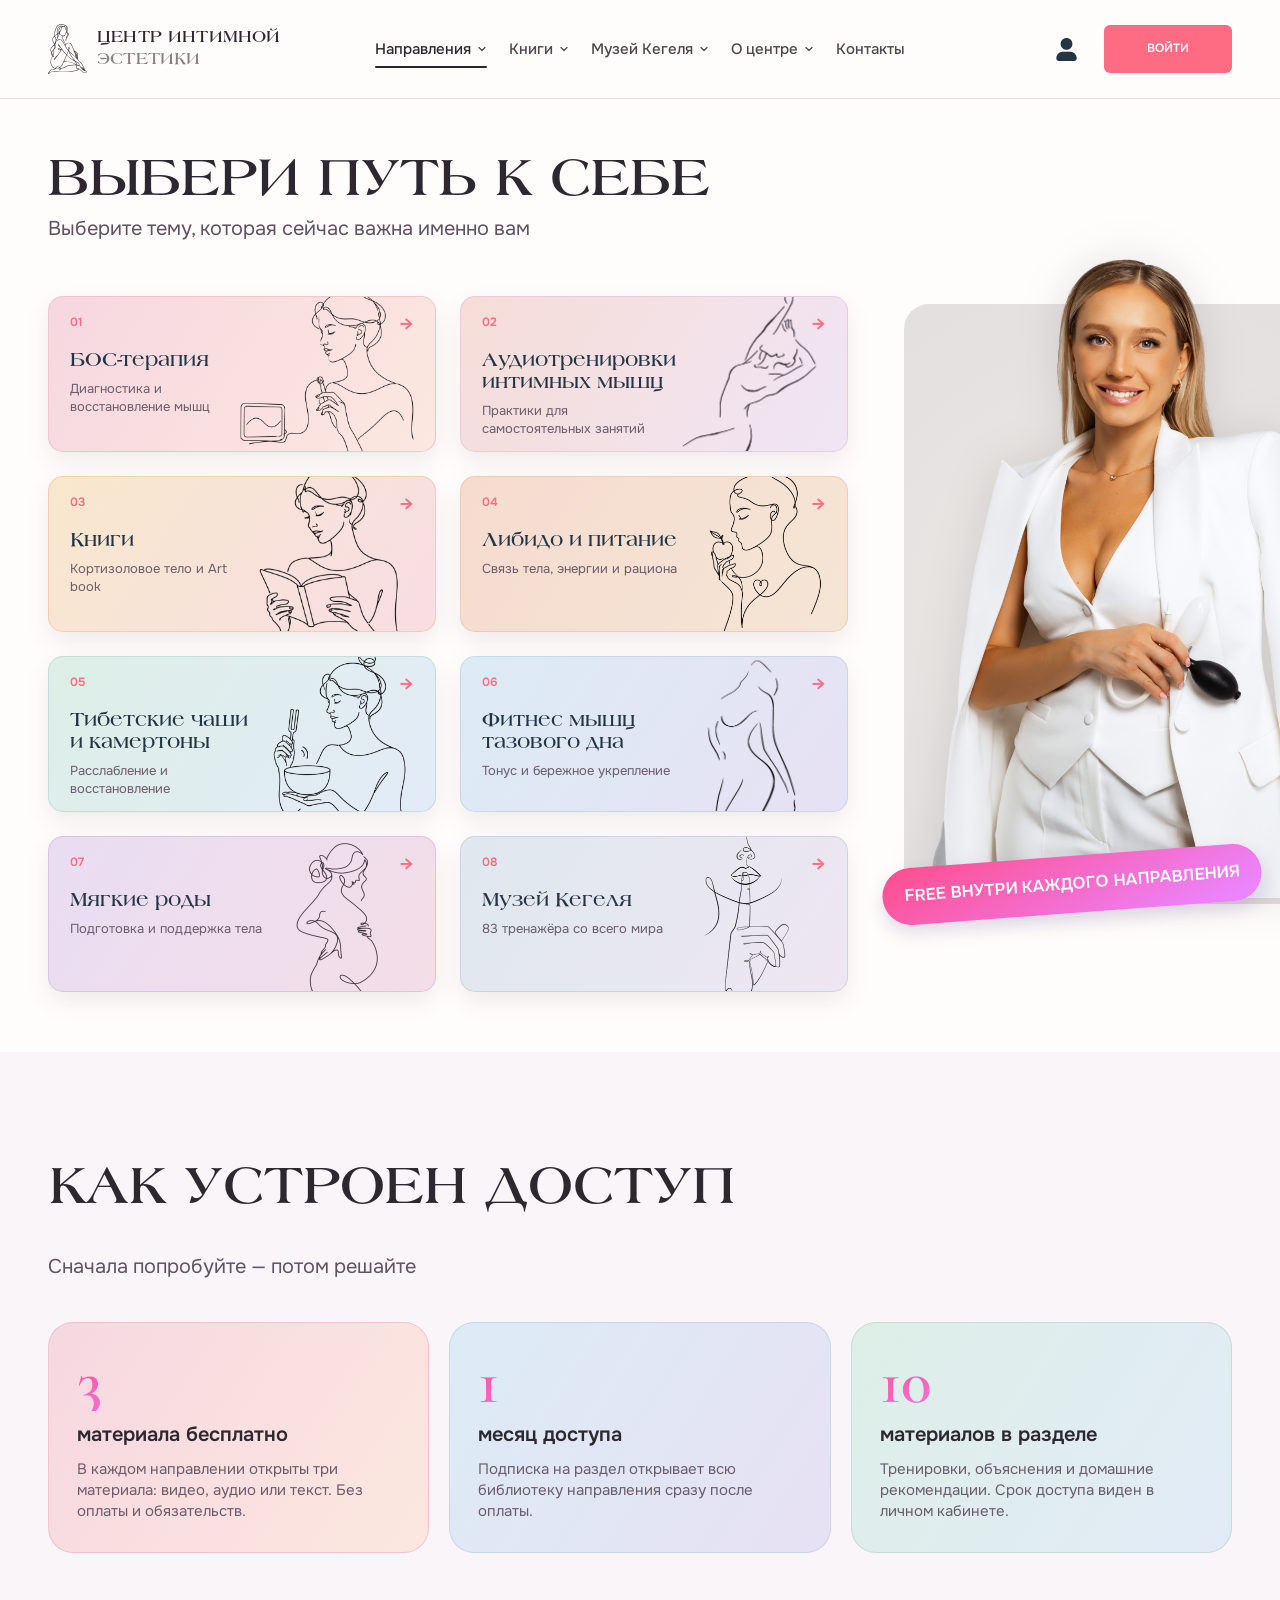
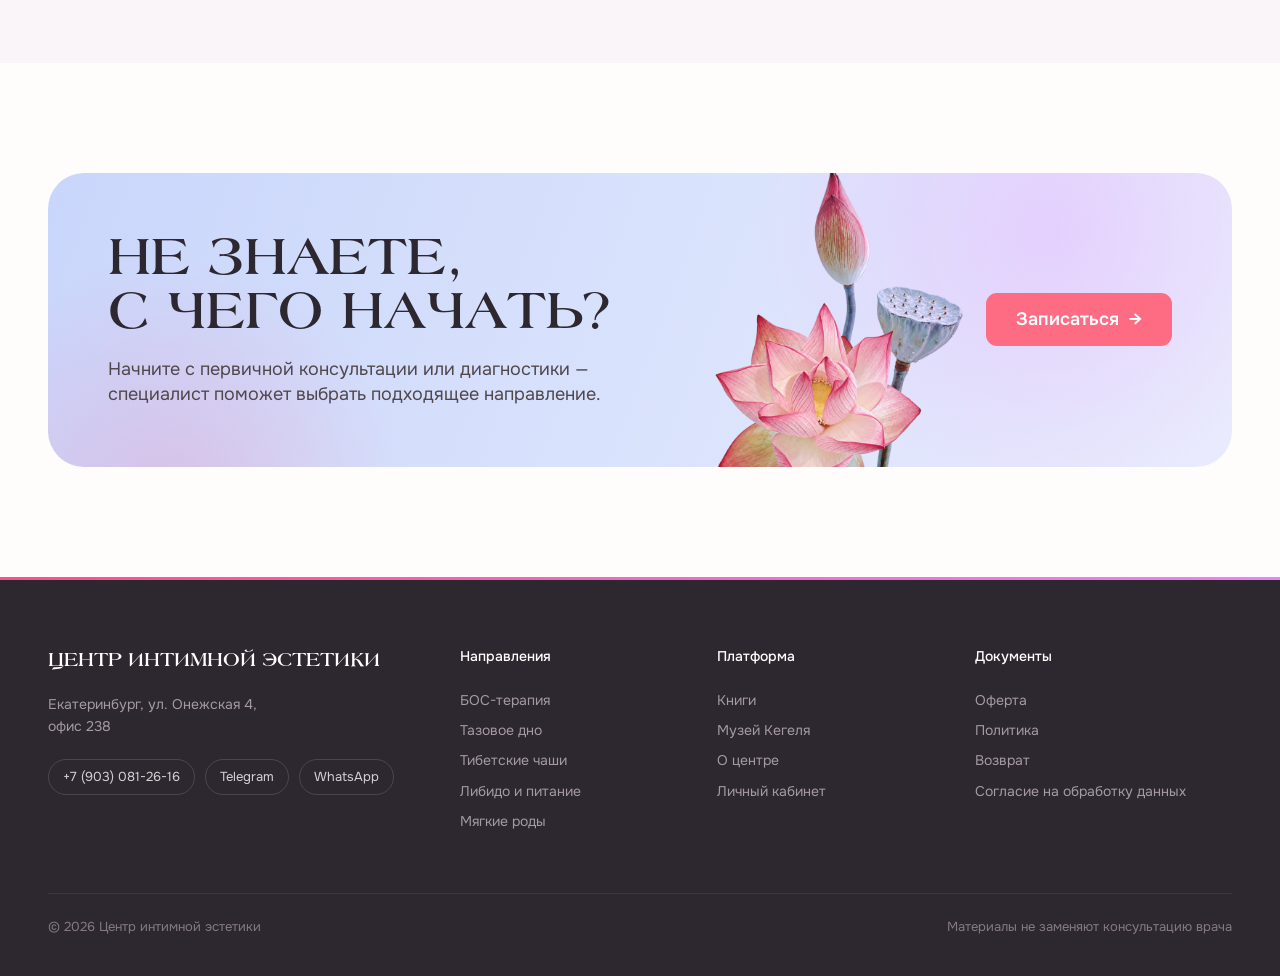
<file: site/directions.html>
<!doctype html>
<html lang="ru">
<head>
  <meta charset="utf-8">
  <meta name="viewport" content="width=device-width, initial-scale=1">
  <meta name="robots" content="noindex, nofollow, noarchive">
  <title>Направления — Центр интимной эстетики</title>
  <link rel="preconnect" href="https://fonts.googleapis.com">
  <link rel="preconnect" href="https://fonts.gstatic.com" crossorigin>
  <link href="https://fonts.googleapis.com/css2?family=Onest:wght@400;500;600;700&family=Cormorant+Garamond:ital,wght@0,600;1,500;1,600&display=swap" rel="stylesheet">
  <link rel="stylesheet" href="css/style.css">
  <link rel="icon" href="assets/img/logo.svg">
</head>
<body data-page="directions">
  <div data-header style="height:99px"></div>

  <main>
    <section class="choose">
      <div class="container">
        <h1 class="h-section"><span class="split-line"><span>Выбери путь к себе</span></span></h1>
        <p class="lead" data-reveal style="--d:.15s;margin-top:10px">Выберите тему, которая сейчас важна именно вам</p>

        <div class="choose__grid">
          <div class="choose__cards" data-dir-grid></div>
          <div class="choose__media" data-reveal="zoom" style="--d:.1s">
            <div class="choose__plate"></div>
            <div class="choose__photo" data-pointer="8">
              <img src="assets/img/hero-directions.png" alt="Екатерина Паньшина">
            </div>
            <span class="badge-free choose__badge">Free внутри каждого направления</span>
          </div>
        </div>
      </div>
    </section>

    <section class="section section--rose">
      <div class="container">
        <div class="section-head">
          <h2 class="h-section"><span class="split-line"><span>Как устроен доступ</span></span></h2>
          <p class="lead" data-reveal>Сначала попробуйте — потом решайте</p>
        </div>
        <div class="how">
          <div class="how-card" style="--g:var(--g-rose);--bd:var(--b-rose)" data-reveal>
            <span class="how-card__n">3</span>
            <b>материала бесплатно</b>
            <p>В каждом направлении открыты три материала: видео, аудио или текст. Без оплаты и обязательств.</p>
          </div>
          <div class="how-card" style="--g:var(--g-sky);--bd:var(--b-sky);--d:.1s" data-reveal>
            <span class="how-card__n">1</span>
            <b>месяц доступа</b>
            <p>Подписка на раздел открывает всю библиотеку направления сразу после оплаты.</p>
          </div>
          <div class="how-card" style="--g:var(--g-mint);--bd:var(--b-mint);--d:.2s" data-reveal>
            <span class="how-card__n">10</span>
            <b>материалов в разделе</b>
            <p>Тренировки, объяснения и домашние рекомендации. Срок доступа виден в личном кабинете.</p>
          </div>
        </div>
      </div>
    </section>

    <section class="section">
      <div class="container">
        <div class="cta-banner" data-reveal>
          <img class="cta-banner__flower" src="assets/img/lotus-cut-3.png" alt="">
          <div>
            <h2 class="h-section">Не знаете,<br>с чего начать?</h2>
            <p>Начните с первичной консультации или диагностики — специалист поможет выбрать подходящее направление.</p>
          </div>
          <a class="btn" href="bos.html#formats" data-booking>Записаться <span class="arr">→</span></a>
        </div>
      </div>
    </section>
  </main>

  <div data-footer></div>
  <script src="js/main.js"></script>
</body>
</html>
</file>
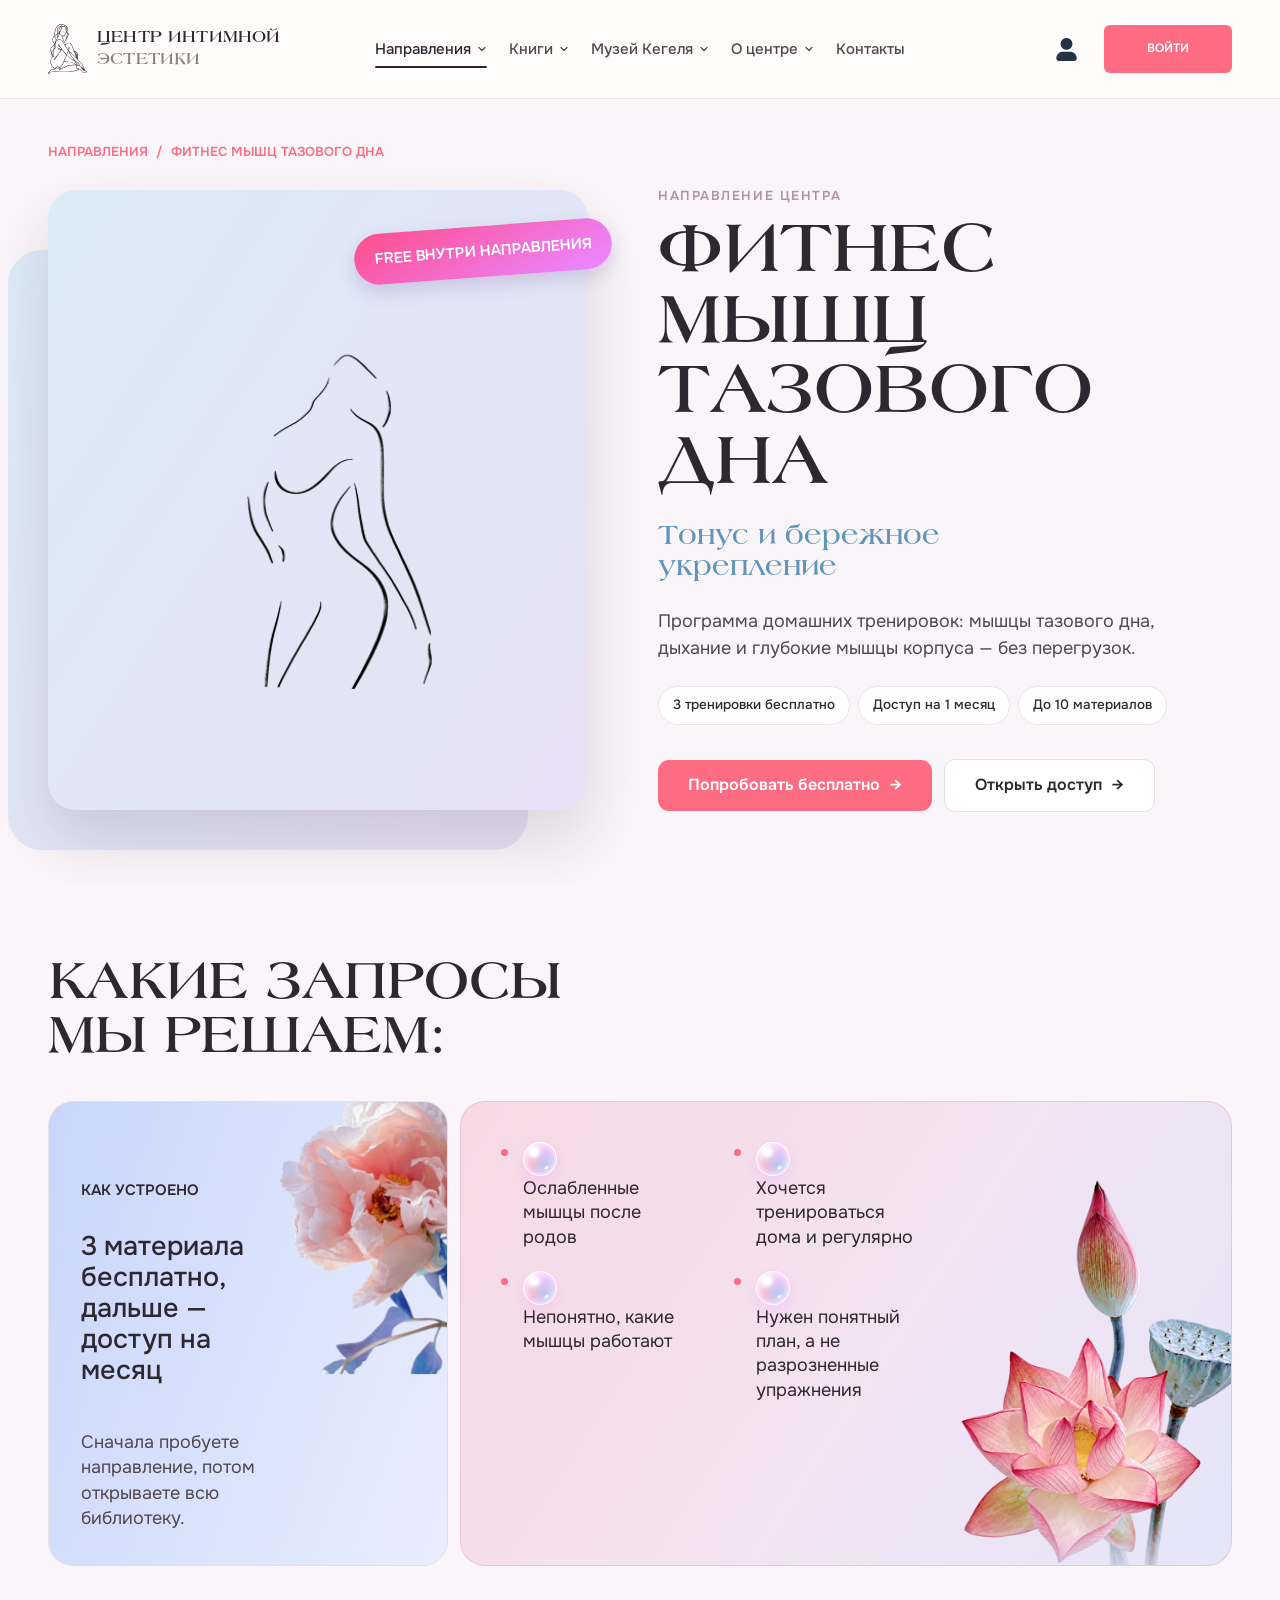
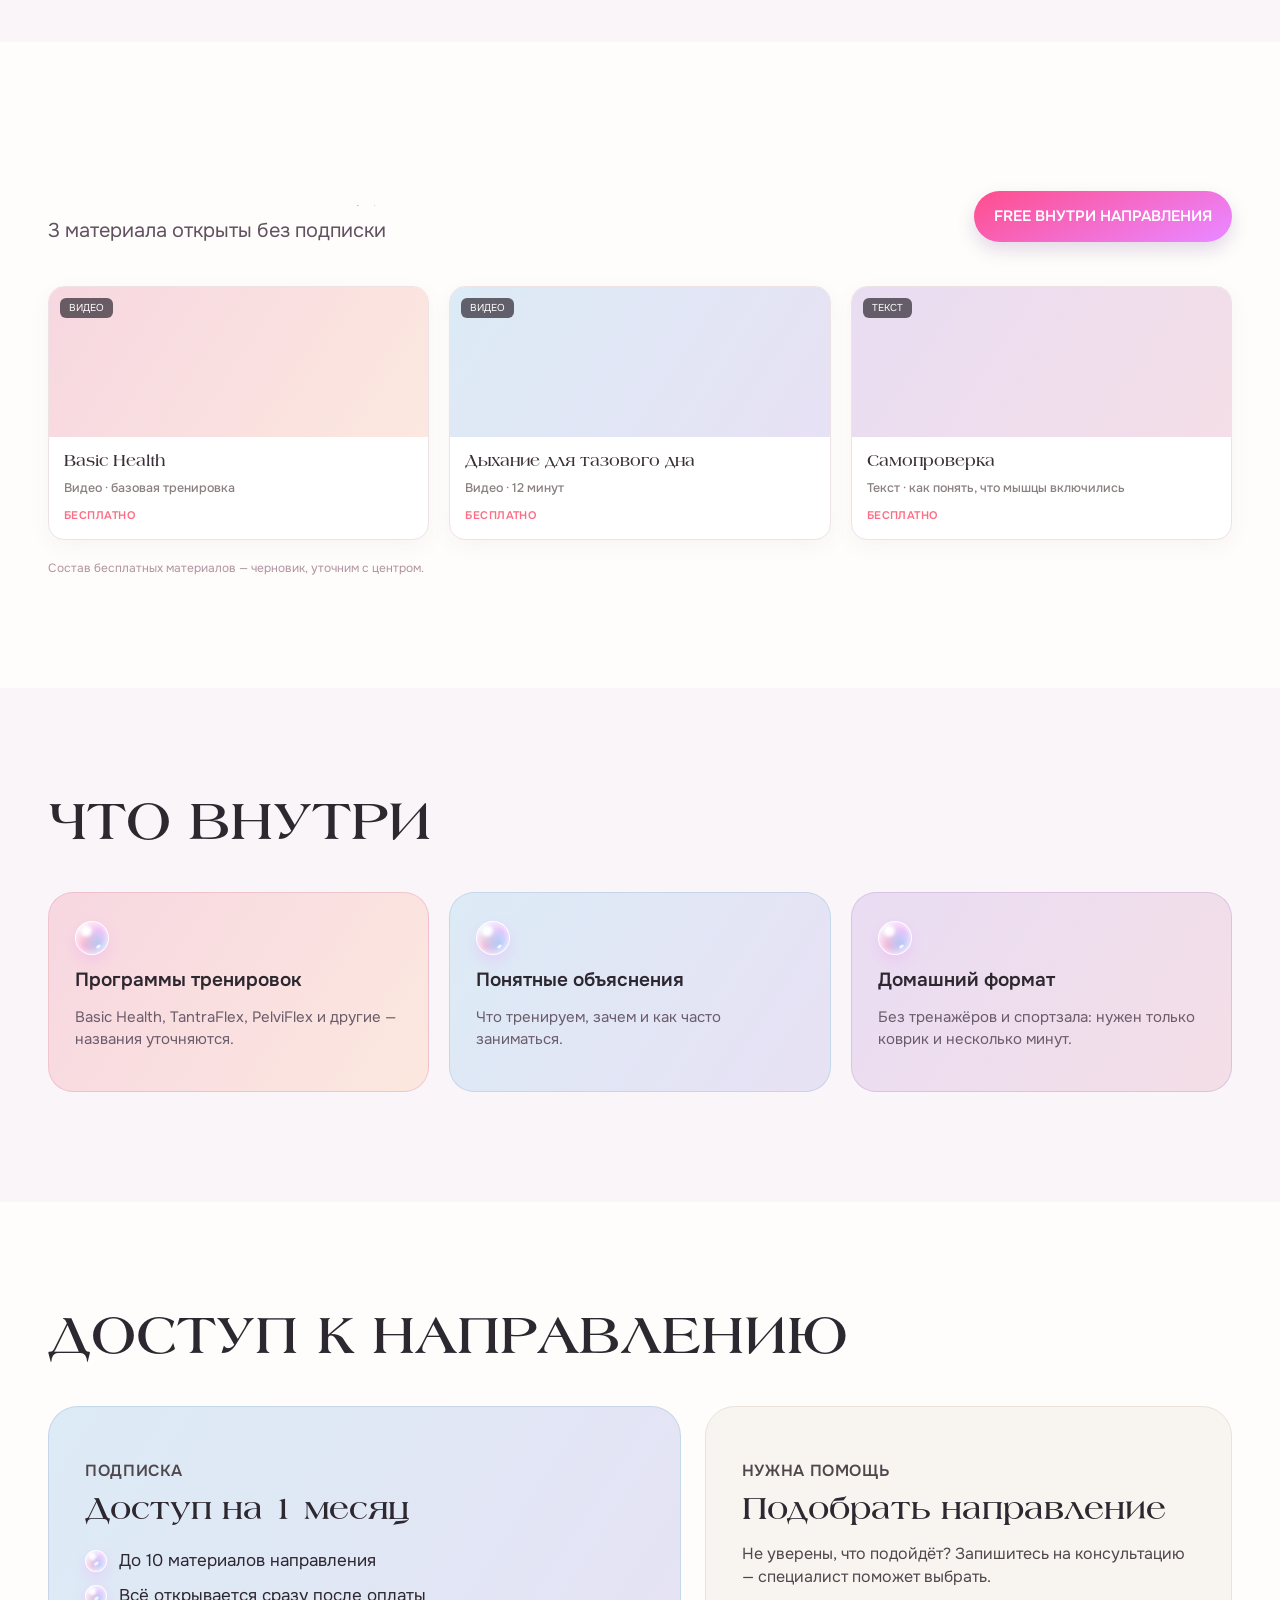
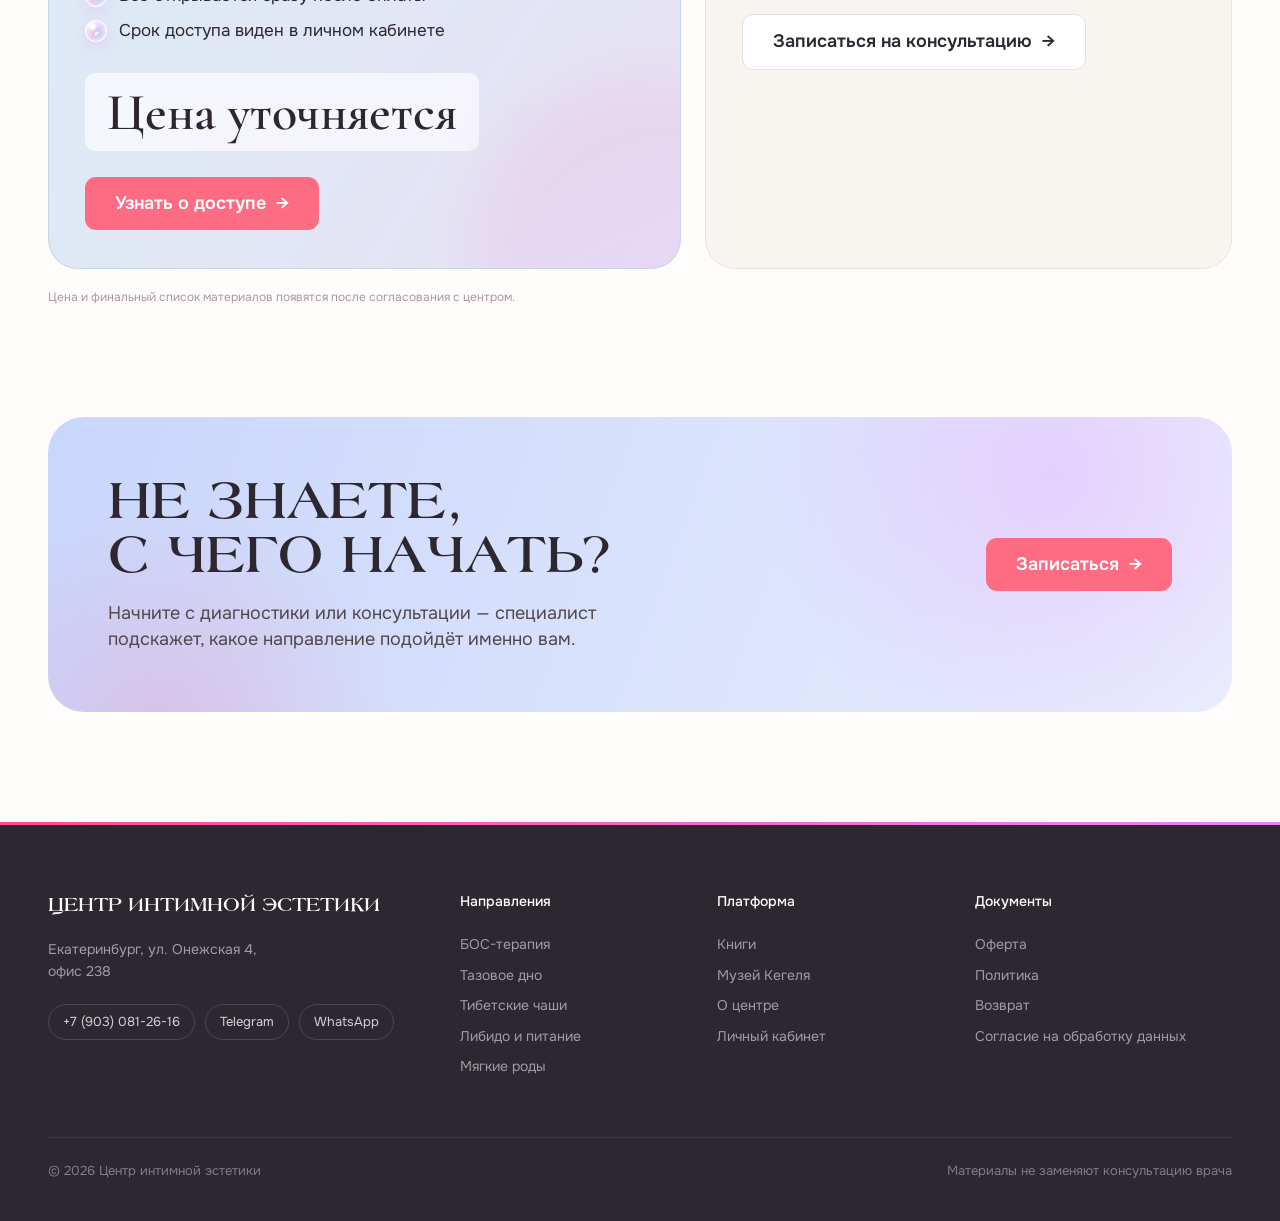
<file: site/fitness.html>
<!doctype html>
<html lang="ru">
<head>
  <meta charset="utf-8">
  <meta name="viewport" content="width=device-width, initial-scale=1">
  <meta name="robots" content="noindex, nofollow, noarchive">
  <title>Фитнес мышц тазового дна — Центр интимной эстетики</title>
  <meta name="description" content="Фитнес мышц тазового дна: Программа домашних тренировок: мышцы тазового дна, дыхание и глубокие мышцы корпуса — без перегрузок.">
  <link rel="preconnect" href="https://fonts.googleapis.com">
  <link rel="preconnect" href="https://fonts.gstatic.com" crossorigin>
  <link href="https://fonts.googleapis.com/css2?family=Onest:wght@400;500;600;700&family=Cormorant+Garamond:ital,wght@0,600;1,500;1,600&display=swap" rel="stylesheet">
  <link rel="stylesheet" href="css/style.css">
  <link rel="icon" href="assets/img/logo.svg">
</head>
<body data-page="direction">
  <div data-header style="height:99px"></div>

  <main>
    <section class="b-hero">
      <div class="container">
        <nav class="breadcrumbs" aria-label="Хлебные крошки" data-reveal><a href="directions.html">Направления</a><span>/</span><span>Фитнес мышц тазового дна</span></nav>
        <div class="b-hero__grid">
          <div class="b-hero__media" style="--g:var(--g-sky)" data-reveal="zoom">
            <div class="b-hero__plate"></div>
            <div class="b-hero__photo m-item__photo" style="background:var(--g-sky)"><img src="assets/img/line-fitness.png" alt=""></div>
            <span class="badge-free">Free внутри направления</span>
          </div>
          <div>
            <p class="b-hero__author" data-reveal>Направление центра</p>
            <h1 class="display b-hero__title"><span class="split-line"><span style="--d:.05s">Фитнес мышц тазового дна</span></span></h1>
            <p class="b-hero__sub" data-reveal style="--d:.15s">Тонус и бережное<br>укрепление</p>
            <p class="b-hero__text" data-reveal style="--d:.22s">Программа домашних тренировок: мышцы тазового дна, дыхание и глубокие мышцы корпуса — без перегрузок.</p>
            <div class="b-hero__facts" data-reveal style="--d:.28s"><span>3 тренировки бесплатно</span><span>Доступ на 1 месяц</span><span>До 10 материалов</span></div>
            <div class="b-hero__actions" data-reveal style="--d:.34s">
              <a class="btn" href="#free">Попробовать бесплатно <span class="arr">→</span></a>
              <a class="btn btn--ghost" href="#access">Открыть доступ <span class="arr">→</span></a>
            </div>
          </div>
        </div>
      </div>
    </section>

    <section class="situations">
      <div class="container">
        <h2 class="h-section"><span class="split-line"><span>Какие запросы</span></span><span class="split-line"><span style="--d:.08s">мы решаем:</span></span></h2>
        <div class="sit-grid">
          <div class="sit-card sit-card--result" data-reveal>
            <img class="sit-card__flower" src="assets/img/peony-mirror.png" alt="">
            <p class="kicker">Как устроено</p>
            <h3>3 материала бесплатно, дальше — доступ на месяц</h3>
            <p>Сначала пробуете направление, потом открываете всю библиотеку.</p>
          </div>
          <div class="sit-card sit-card--list" data-reveal style="--d:.08s">
            <ul class="sit-list"><li><span class="bubble" aria-hidden="true"></span><span>Ослабленные мышцы после родов</span></li><li><span class="bubble" aria-hidden="true"></span><span>Хочется тренироваться дома и регулярно</span></li><li><span class="bubble" aria-hidden="true"></span><span>Непонятно, какие мышцы работают</span></li><li><span class="bubble" aria-hidden="true"></span><span>Нужен понятный план, а не разрозненные упражнения</span></li></ul>
            <img class="sit-card__lotus" src="assets/img/flower-lotus-bud.png" alt="">
          </div>
        </div>
      </div>
    </section>

    <section class="section" id="free">
      <div class="container">
        <div class="section-head section-head--row">
          <div>
            <h2 class="h-section"><span class="split-line"><span>Попробуйте бесплатно</span></span></h2>
            <p class="lead" data-reveal>3 материала открыты без подписки</p>
          </div>
          <span class="badge-free" data-reveal>Free внутри направления</span>
        </div>
        <div class="free-grid">
          <a class="mat-card" href="#" data-reveal style="--d:0.00s">
            <div class="mat-card__thumb" style="--g:var(--g-rose)"><span class="mat-card__type">ВИДЕО</span></div>
            <div class="mat-card__body"><h3>Basic Health</h3><p>Видео · базовая тренировка</p><span class="mat-card__free">Бесплатно</span></div>
          </a>
          <a class="mat-card" href="#" data-reveal style="--d:0.08s">
            <div class="mat-card__thumb" style="--g:var(--g-sky)"><span class="mat-card__type">ВИДЕО</span></div>
            <div class="mat-card__body"><h3>Дыхание для тазового дна</h3><p>Видео · 12 минут</p><span class="mat-card__free">Бесплатно</span></div>
          </a>
          <a class="mat-card" href="#" data-reveal style="--d:0.16s">
            <div class="mat-card__thumb" style="--g:var(--g-violet)"><span class="mat-card__type">ТЕКСТ</span></div>
            <div class="mat-card__body"><h3>Самопроверка</h3><p>Текст · как понять, что мышцы включились</p><span class="mat-card__free">Бесплатно</span></div>
          </a>
        </div>
        <p class="placeholder-note" style="margin-top:20px">Состав бесплатных материалов — черновик, уточним с центром.</p>
      </div>
    </section>

    <section class="section section--rose">
      <div class="container">
        <h2 class="h-section"><span class="split-line"><span>Что внутри</span></span></h2>
        <div class="inside-grid"><div class="inside-card" style="--g:var(--g-rose);--bd:var(--b-rose);--d:0.00s" data-reveal><span class="bubble" aria-hidden="true"></span><b>Программы тренировок</b><p>Basic Health, TantraFlex, PelviFlex и другие — названия уточняются.</p></div><div class="inside-card" style="--g:var(--g-sky);--bd:var(--b-sky);--d:0.08s" data-reveal><span class="bubble" aria-hidden="true"></span><b>Понятные объяснения</b><p>Что тренируем, зачем и как часто заниматься.</p></div><div class="inside-card" style="--g:var(--g-violet);--bd:var(--b-violet);--d:0.16s" data-reveal><span class="bubble" aria-hidden="true"></span><b>Домашний формат</b><p>Без тренажёров и спортзала: нужен только коврик и несколько минут.</p></div></div>
      </div>
    </section>

    <section class="section" id="access">
      <div class="container">
        <h2 class="h-section"><span class="split-line"><span>Доступ к направлению</span></span></h2>
        <div class="buy-grid">
          <div class="buy-card" style="--g:var(--g-sky);--bd:var(--b-sky)" data-reveal>
            <span class="buy-card__glow"></span>
            <p class="buy-card__label">Подписка</p>
            <h3>Доступ на 1 месяц</h3>
            <ul><li><span class="bubble" aria-hidden="true"></span><span>До 10 материалов направления</span></li><li><span class="bubble" aria-hidden="true"></span><span>Всё открывается сразу после оплаты</span></li><li><span class="bubble" aria-hidden="true"></span><span>Срок доступа виден в личном кабинете</span></li></ul>
            <p class="buy-card__price">Цена уточняется</p>
            <button class="btn" type="button" data-booking>Узнать о доступе <span class="arr">→</span></button>
          </div>
          <div class="buy-card" style="--g:#f8f5f1;--bd:#ebe2d9;--d:.1s" data-reveal>
            <p class="buy-card__label">Нужна помощь</p>
            <h3>Подобрать направление</h3>
            <p>Не уверены, что подойдёт? Запишитесь на консультацию — специалист поможет выбрать.</p>
            <button class="btn btn--ghost" type="button" data-booking="help">Записаться на консультацию <span class="arr">→</span></button>
          </div>
        </div>
        <p class="placeholder-note" style="margin-top:20px">Цена и финальный список материалов появятся после согласования с центром.</p>
      </div>
    </section>

    <section class="section" style="padding-top:0">
      <div class="container">
        <div class="cta-banner" data-reveal>
          <div>
            <h2 class="h-section">Не знаете,<br>с чего начать?</h2>
            <p>Начните с диагностики или консультации — специалист подскажет, какое направление подойдёт именно вам.</p>
          </div>
          <a class="btn" href="bos.html#formats" data-booking="diag">Записаться <span class="arr">→</span></a>
        </div>
      </div>
    </section>
  </main>

  <div data-footer></div>
  <script src="js/main.js"></script>
</body>
</html>
</file>
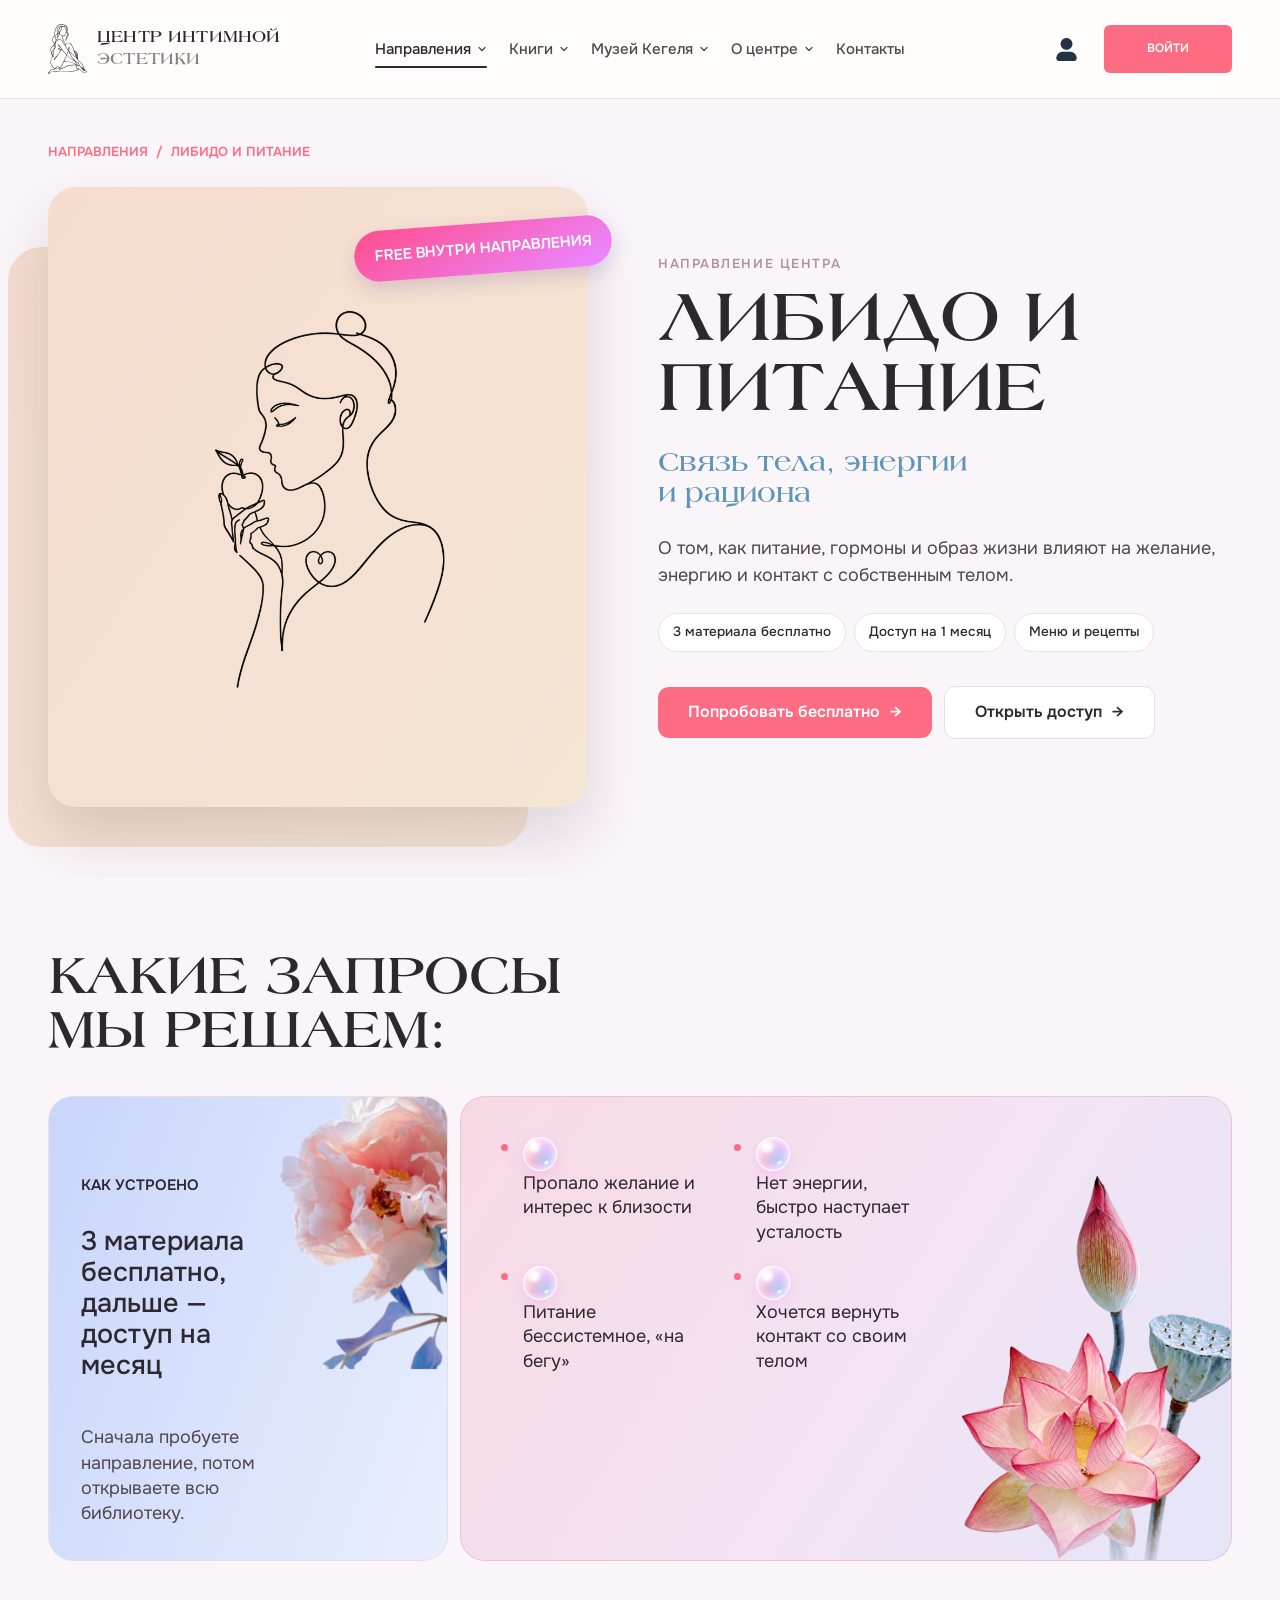
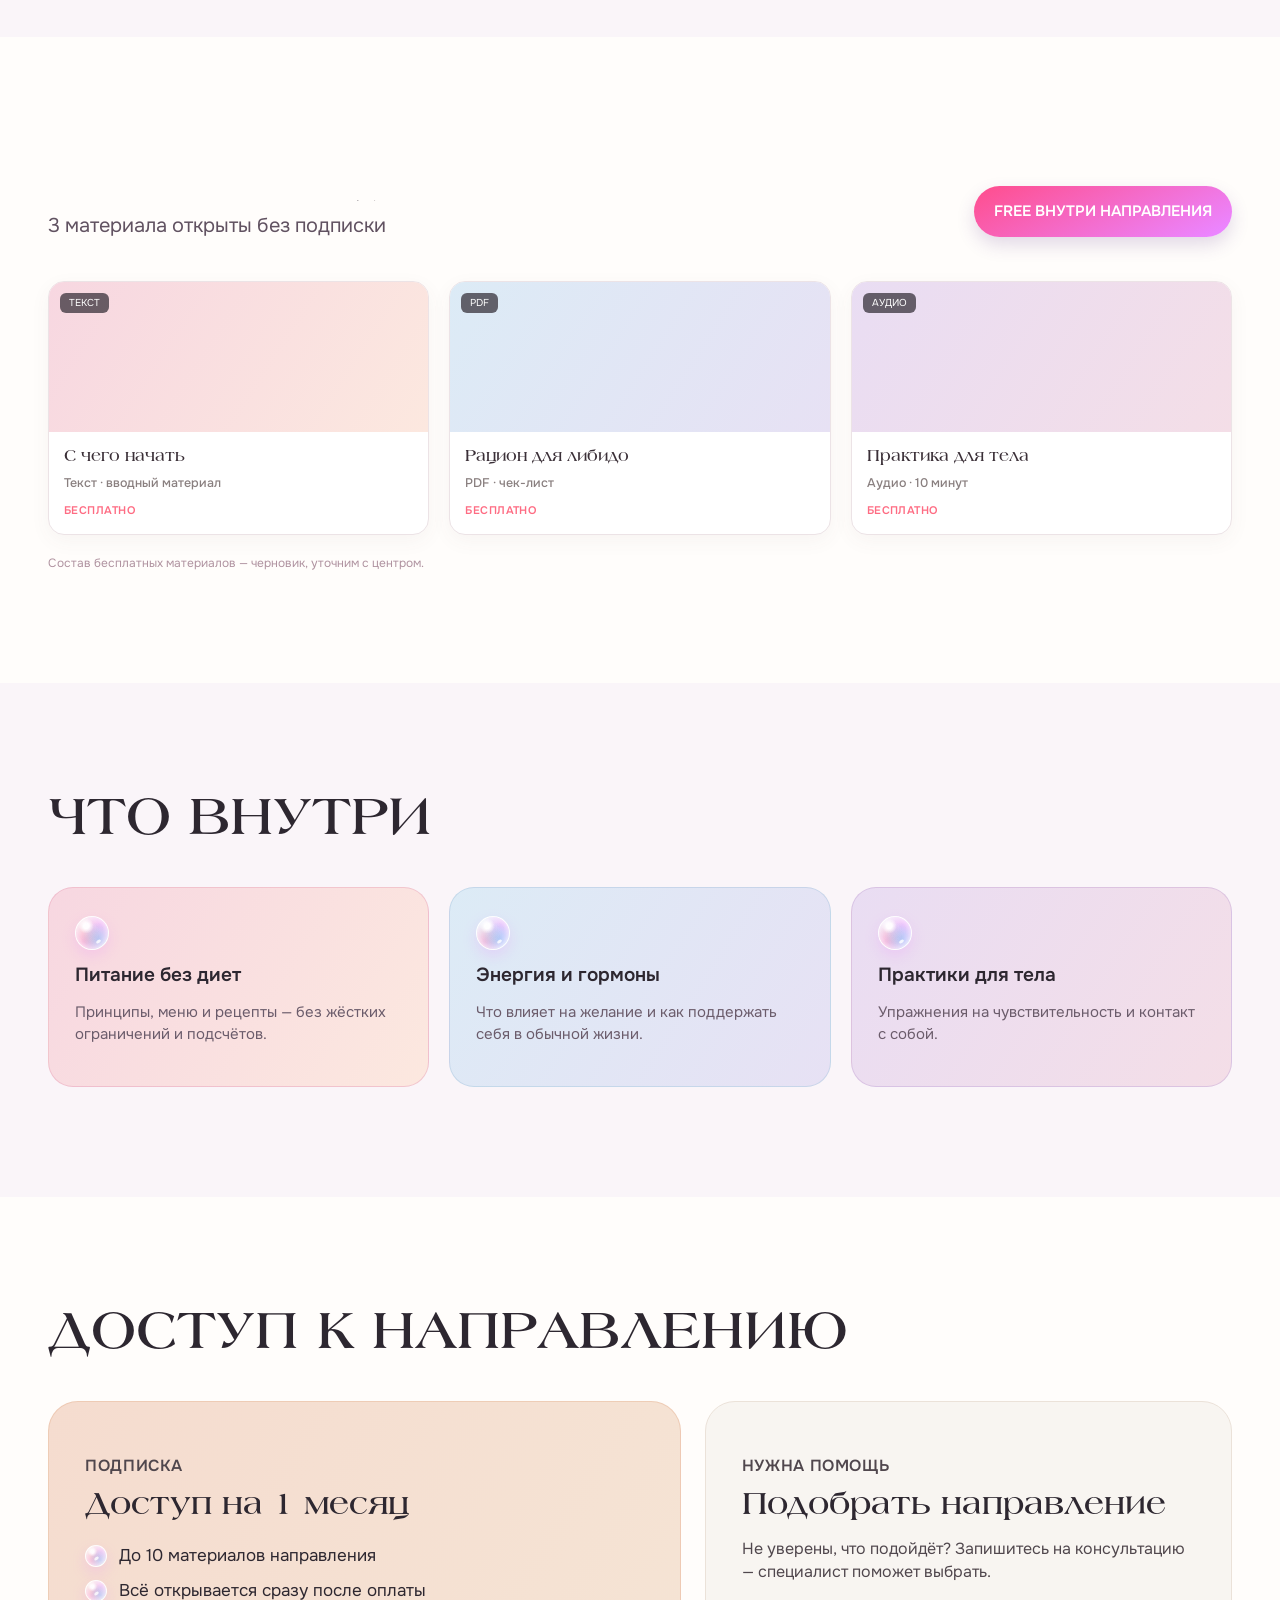
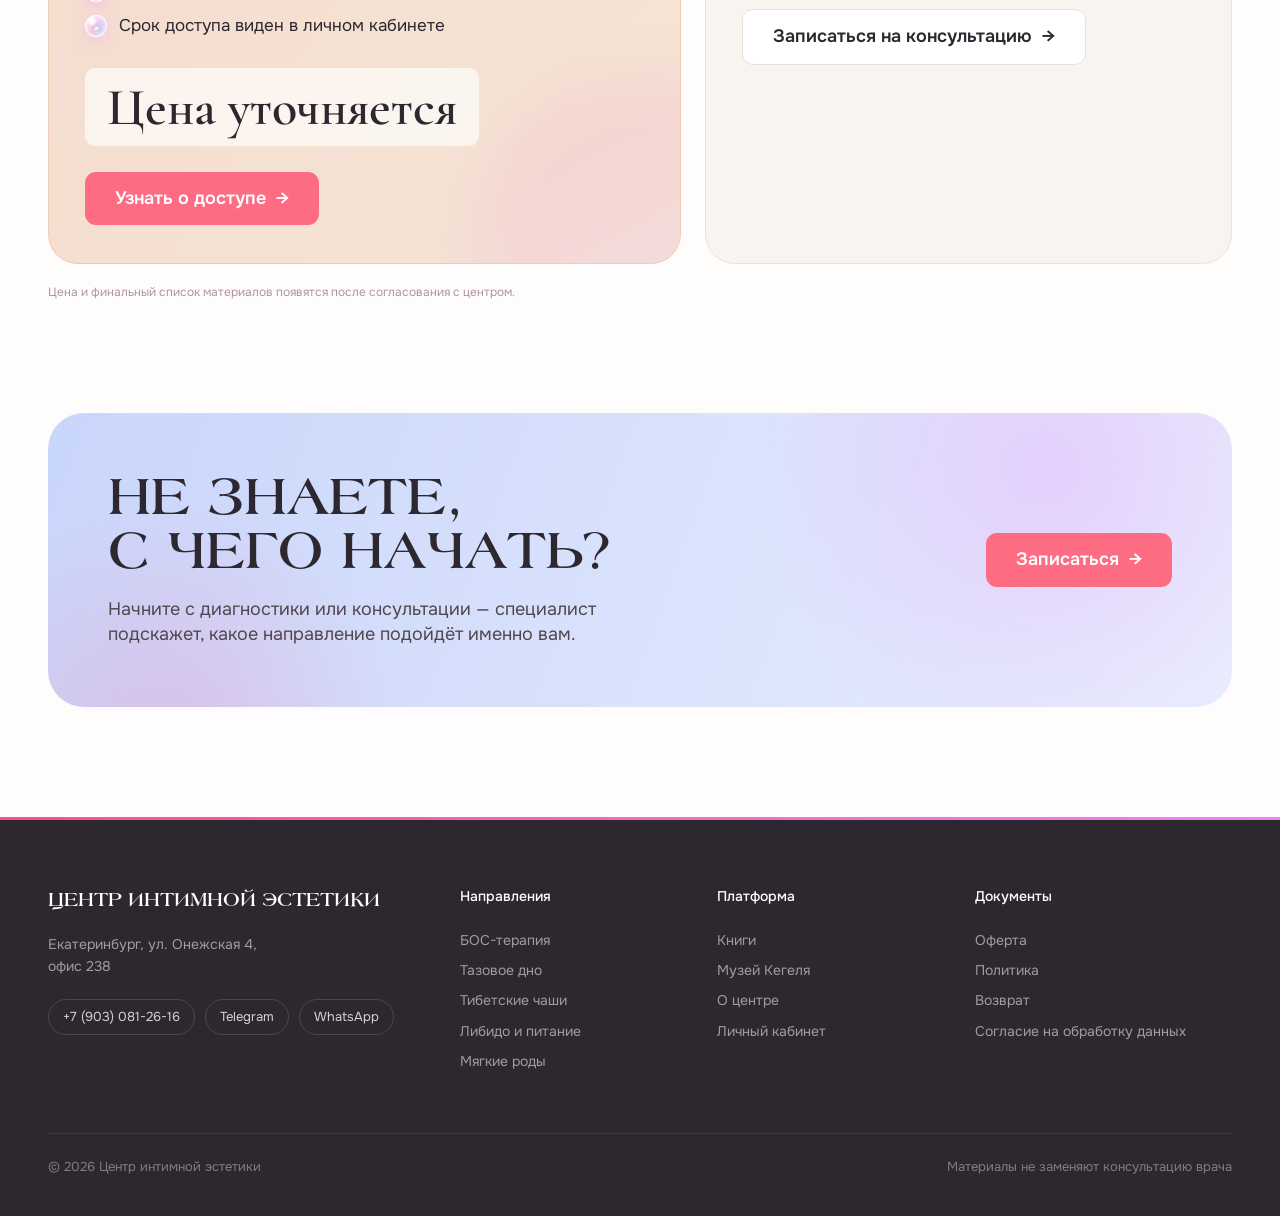
<file: site/libido.html>
<!doctype html>
<html lang="ru">
<head>
  <meta charset="utf-8">
  <meta name="viewport" content="width=device-width, initial-scale=1">
  <meta name="robots" content="noindex, nofollow, noarchive">
  <title>Либидо и питание — Центр интимной эстетики</title>
  <meta name="description" content="Либидо и питание: О том, как питание, гормоны и образ жизни влияют на желание, энергию и контакт с собственным телом.">
  <link rel="preconnect" href="https://fonts.googleapis.com">
  <link rel="preconnect" href="https://fonts.gstatic.com" crossorigin>
  <link href="https://fonts.googleapis.com/css2?family=Onest:wght@400;500;600;700&family=Cormorant+Garamond:ital,wght@0,600;1,500;1,600&display=swap" rel="stylesheet">
  <link rel="stylesheet" href="css/style.css">
  <link rel="icon" href="assets/img/logo.svg">
</head>
<body data-page="direction">
  <div data-header style="height:99px"></div>

  <main>
    <section class="b-hero">
      <div class="container">
        <nav class="breadcrumbs" aria-label="Хлебные крошки" data-reveal><a href="directions.html">Направления</a><span>/</span><span>Либидо и питание</span></nav>
        <div class="b-hero__grid">
          <div class="b-hero__media" style="--g:var(--g-peach)" data-reveal="zoom">
            <div class="b-hero__plate"></div>
            <div class="b-hero__photo m-item__photo" style="background:var(--g-peach)"><img src="assets/img/line-libido.png" alt=""></div>
            <span class="badge-free">Free внутри направления</span>
          </div>
          <div>
            <p class="b-hero__author" data-reveal>Направление центра</p>
            <h1 class="display b-hero__title"><span class="split-line"><span style="--d:.05s">Либидо и питание</span></span></h1>
            <p class="b-hero__sub" data-reveal style="--d:.15s">Связь тела, энергии<br>и рациона</p>
            <p class="b-hero__text" data-reveal style="--d:.22s">О том, как питание, гормоны и образ жизни влияют на желание, энергию и контакт с собственным телом.</p>
            <div class="b-hero__facts" data-reveal style="--d:.28s"><span>3 материала бесплатно</span><span>Доступ на 1 месяц</span><span>Меню и рецепты</span></div>
            <div class="b-hero__actions" data-reveal style="--d:.34s">
              <a class="btn" href="#free">Попробовать бесплатно <span class="arr">→</span></a>
              <a class="btn btn--ghost" href="#access">Открыть доступ <span class="arr">→</span></a>
            </div>
          </div>
        </div>
      </div>
    </section>

    <section class="situations">
      <div class="container">
        <h2 class="h-section"><span class="split-line"><span>Какие запросы</span></span><span class="split-line"><span style="--d:.08s">мы решаем:</span></span></h2>
        <div class="sit-grid">
          <div class="sit-card sit-card--result" data-reveal>
            <img class="sit-card__flower" src="assets/img/peony-mirror.png" alt="">
            <p class="kicker">Как устроено</p>
            <h3>3 материала бесплатно, дальше — доступ на месяц</h3>
            <p>Сначала пробуете направление, потом открываете всю библиотеку.</p>
          </div>
          <div class="sit-card sit-card--list" data-reveal style="--d:.08s">
            <ul class="sit-list"><li><span class="bubble" aria-hidden="true"></span><span>Пропало желание и интерес к близости</span></li><li><span class="bubble" aria-hidden="true"></span><span>Нет энергии, быстро наступает усталость</span></li><li><span class="bubble" aria-hidden="true"></span><span>Питание бессистемное, «на бегу»</span></li><li><span class="bubble" aria-hidden="true"></span><span>Хочется вернуть контакт со своим телом</span></li></ul>
            <img class="sit-card__lotus" src="assets/img/flower-lotus-bud.png" alt="">
          </div>
        </div>
      </div>
    </section>

    <section class="section" id="free">
      <div class="container">
        <div class="section-head section-head--row">
          <div>
            <h2 class="h-section"><span class="split-line"><span>Попробуйте бесплатно</span></span></h2>
            <p class="lead" data-reveal>3 материала открыты без подписки</p>
          </div>
          <span class="badge-free" data-reveal>Free внутри направления</span>
        </div>
        <div class="free-grid">
          <a class="mat-card" href="#" data-reveal style="--d:0.00s">
            <div class="mat-card__thumb" style="--g:var(--g-rose)"><span class="mat-card__type">ТЕКСТ</span></div>
            <div class="mat-card__body"><h3>С чего начать</h3><p>Текст · вводный материал</p><span class="mat-card__free">Бесплатно</span></div>
          </a>
          <a class="mat-card" href="#" data-reveal style="--d:0.08s">
            <div class="mat-card__thumb" style="--g:var(--g-sky)"><span class="mat-card__type">PDF</span></div>
            <div class="mat-card__body"><h3>Рацион для либидо</h3><p>PDF · чек-лист</p><span class="mat-card__free">Бесплатно</span></div>
          </a>
          <a class="mat-card" href="#" data-reveal style="--d:0.16s">
            <div class="mat-card__thumb" style="--g:var(--g-violet)"><span class="mat-card__type">АУДИО</span></div>
            <div class="mat-card__body"><h3>Практика для тела</h3><p>Аудио · 10 минут</p><span class="mat-card__free">Бесплатно</span></div>
          </a>
        </div>
        <p class="placeholder-note" style="margin-top:20px">Состав бесплатных материалов — черновик, уточним с центром.</p>
      </div>
    </section>

    <section class="section section--rose">
      <div class="container">
        <h2 class="h-section"><span class="split-line"><span>Что внутри</span></span></h2>
        <div class="inside-grid"><div class="inside-card" style="--g:var(--g-rose);--bd:var(--b-rose);--d:0.00s" data-reveal><span class="bubble" aria-hidden="true"></span><b>Питание без диет</b><p>Принципы, меню и рецепты — без жёстких ограничений и подсчётов.</p></div><div class="inside-card" style="--g:var(--g-sky);--bd:var(--b-sky);--d:0.08s" data-reveal><span class="bubble" aria-hidden="true"></span><b>Энергия и гормоны</b><p>Что влияет на желание и как поддержать себя в обычной жизни.</p></div><div class="inside-card" style="--g:var(--g-violet);--bd:var(--b-violet);--d:0.16s" data-reveal><span class="bubble" aria-hidden="true"></span><b>Практики для тела</b><p>Упражнения на чувствительность и контакт с собой.</p></div></div>
      </div>
    </section>

    <section class="section" id="access">
      <div class="container">
        <h2 class="h-section"><span class="split-line"><span>Доступ к направлению</span></span></h2>
        <div class="buy-grid">
          <div class="buy-card" style="--g:var(--g-peach);--bd:var(--b-peach)" data-reveal>
            <span class="buy-card__glow"></span>
            <p class="buy-card__label">Подписка</p>
            <h3>Доступ на 1 месяц</h3>
            <ul><li><span class="bubble" aria-hidden="true"></span><span>До 10 материалов направления</span></li><li><span class="bubble" aria-hidden="true"></span><span>Всё открывается сразу после оплаты</span></li><li><span class="bubble" aria-hidden="true"></span><span>Срок доступа виден в личном кабинете</span></li></ul>
            <p class="buy-card__price">Цена уточняется</p>
            <button class="btn" type="button" data-booking>Узнать о доступе <span class="arr">→</span></button>
          </div>
          <div class="buy-card" style="--g:#f8f5f1;--bd:#ebe2d9;--d:.1s" data-reveal>
            <p class="buy-card__label">Нужна помощь</p>
            <h3>Подобрать направление</h3>
            <p>Не уверены, что подойдёт? Запишитесь на консультацию — специалист поможет выбрать.</p>
            <button class="btn btn--ghost" type="button" data-booking="help">Записаться на консультацию <span class="arr">→</span></button>
          </div>
        </div>
        <p class="placeholder-note" style="margin-top:20px">Цена и финальный список материалов появятся после согласования с центром.</p>
      </div>
    </section>

    <section class="section" style="padding-top:0">
      <div class="container">
        <div class="cta-banner" data-reveal>
          <div>
            <h2 class="h-section">Не знаете,<br>с чего начать?</h2>
            <p>Начните с диагностики или консультации — специалист подскажет, какое направление подойдёт именно вам.</p>
          </div>
          <a class="btn" href="bos.html#formats" data-booking="diag">Записаться <span class="arr">→</span></a>
        </div>
      </div>
    </section>
  </main>

  <div data-footer></div>
  <script src="js/main.js"></script>
</body>
</html>
</file>
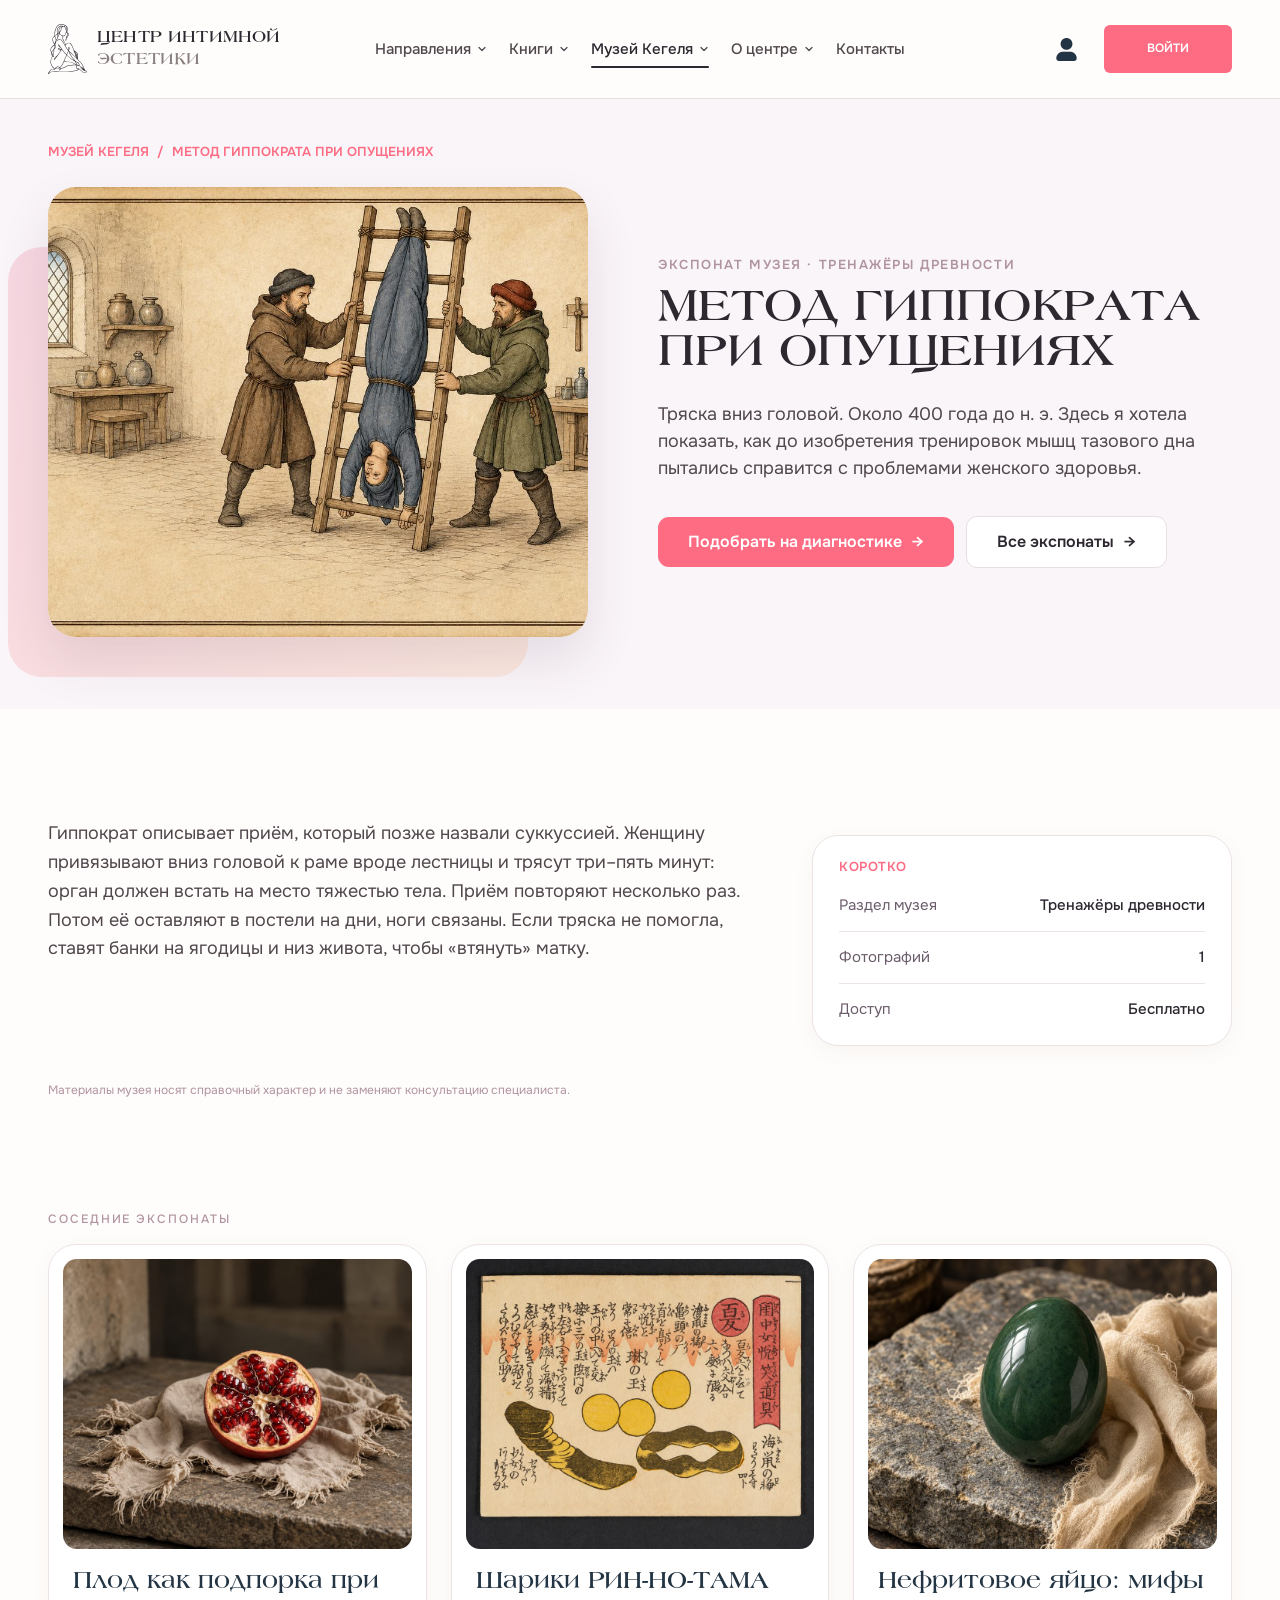
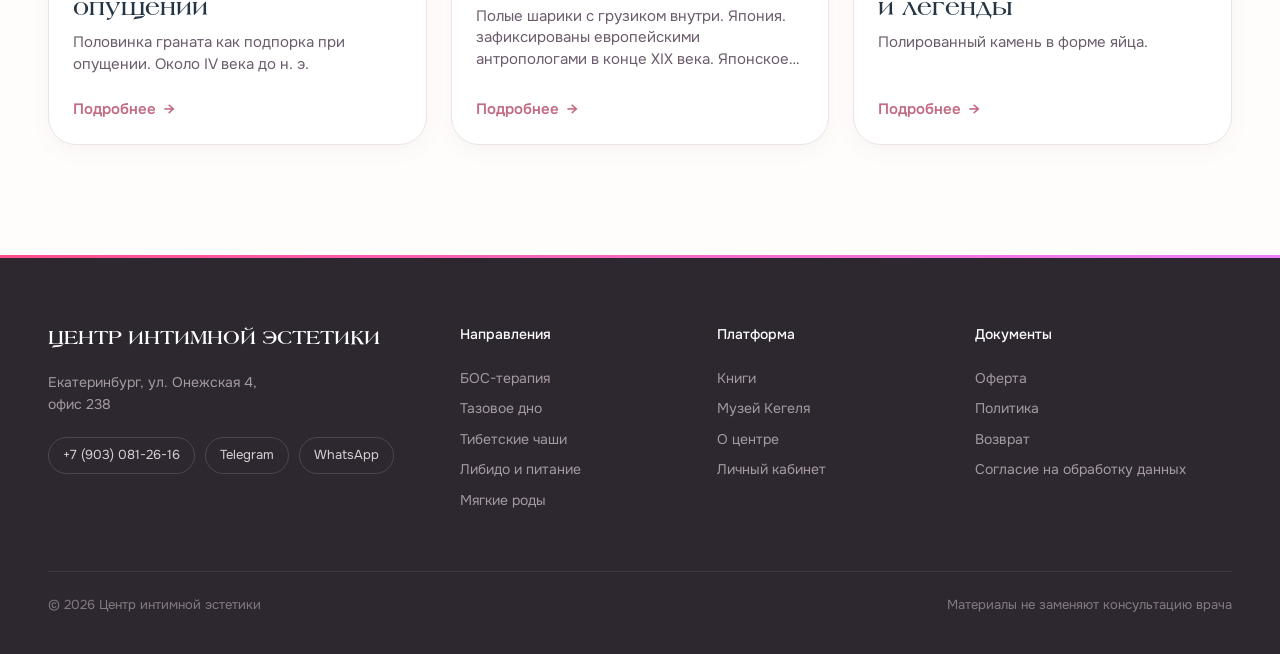
<file: site/museum-item.html>
<!doctype html>
<html lang="ru">
<head>
  <meta charset="utf-8">
  <meta name="viewport" content="width=device-width, initial-scale=1">
  <meta name="robots" content="noindex, nofollow, noarchive">
  <title>Экспонат — Музей тренажёров Кегеля</title>
  <meta name="description" content="Экспонат музея тренажёров Кегеля: описание и принцип действия.">
  <link rel="preconnect" href="https://fonts.googleapis.com">
  <link rel="preconnect" href="https://fonts.gstatic.com" crossorigin>
  <link href="https://fonts.googleapis.com/css2?family=Onest:wght@400;500;600;700&family=Cormorant+Garamond:ital,wght@0,600;1,500;1,600&display=swap" rel="stylesheet">
  <link rel="stylesheet" href="css/style.css">
  <link rel="icon" href="assets/img/logo.svg">
</head>
<body data-page="museum">
  <div data-header style="height:99px"></div>

  <main data-museum-item>
    <section class="b-hero">
      <div class="container">
        <nav class="breadcrumbs" aria-label="Хлебные крошки"><a href="museum.html">Музей Кегеля</a><span>/</span><span data-item-section>Экспонат</span></nav>
        <div class="b-hero__grid">
          <div class="b-hero__media" style="--g:var(--g-rose)">
            <div class="b-hero__plate"></div>
            <div class="b-hero__photo m-item__photo m-item__photo--real" data-item-photos></div>
          </div>
          <div>
            <p class="b-hero__author" data-item-kicker>Экспонат музея</p>
            <h1 class="display b-hero__title" data-item-name>Экспонат</h1>
            <p class="b-hero__text" data-item-lead></p>
            <div class="b-hero__actions">
              <a class="btn" href="bos.html#formats" data-booking="diag">Подобрать на диагностике <span class="arr">→</span></a>
              <a class="btn btn--ghost" href="museum.html">Все экспонаты <span class="arr">→</span></a>
            </div>
          </div>
        </div>
      </div>
    </section>

    <section class="section">
      <div class="container">
        <div class="about-book">
          <div class="about-book__text m-item__blocks" data-item-blocks></div>
          <dl class="specs" data-item-specs></dl>
        </div>
        <p class="placeholder-note" style="margin-top:20px">Материалы музея носят справочный характер и не заменяют консультацию специалиста.</p>
      </div>
    </section>

    <section class="section" style="padding-top:0">
      <div class="container">
        <p class="eyebrow" style="margin-bottom:16px">Соседние экспонаты</p>
        <div class="m-grid m-grid--near" data-item-near></div>
      </div>
    </section>
  </main>

  <div data-footer></div>
  <script src="js/museum-data.js"></script>
  <script src="js/main.js"></script>
</body>
</html>
</file>
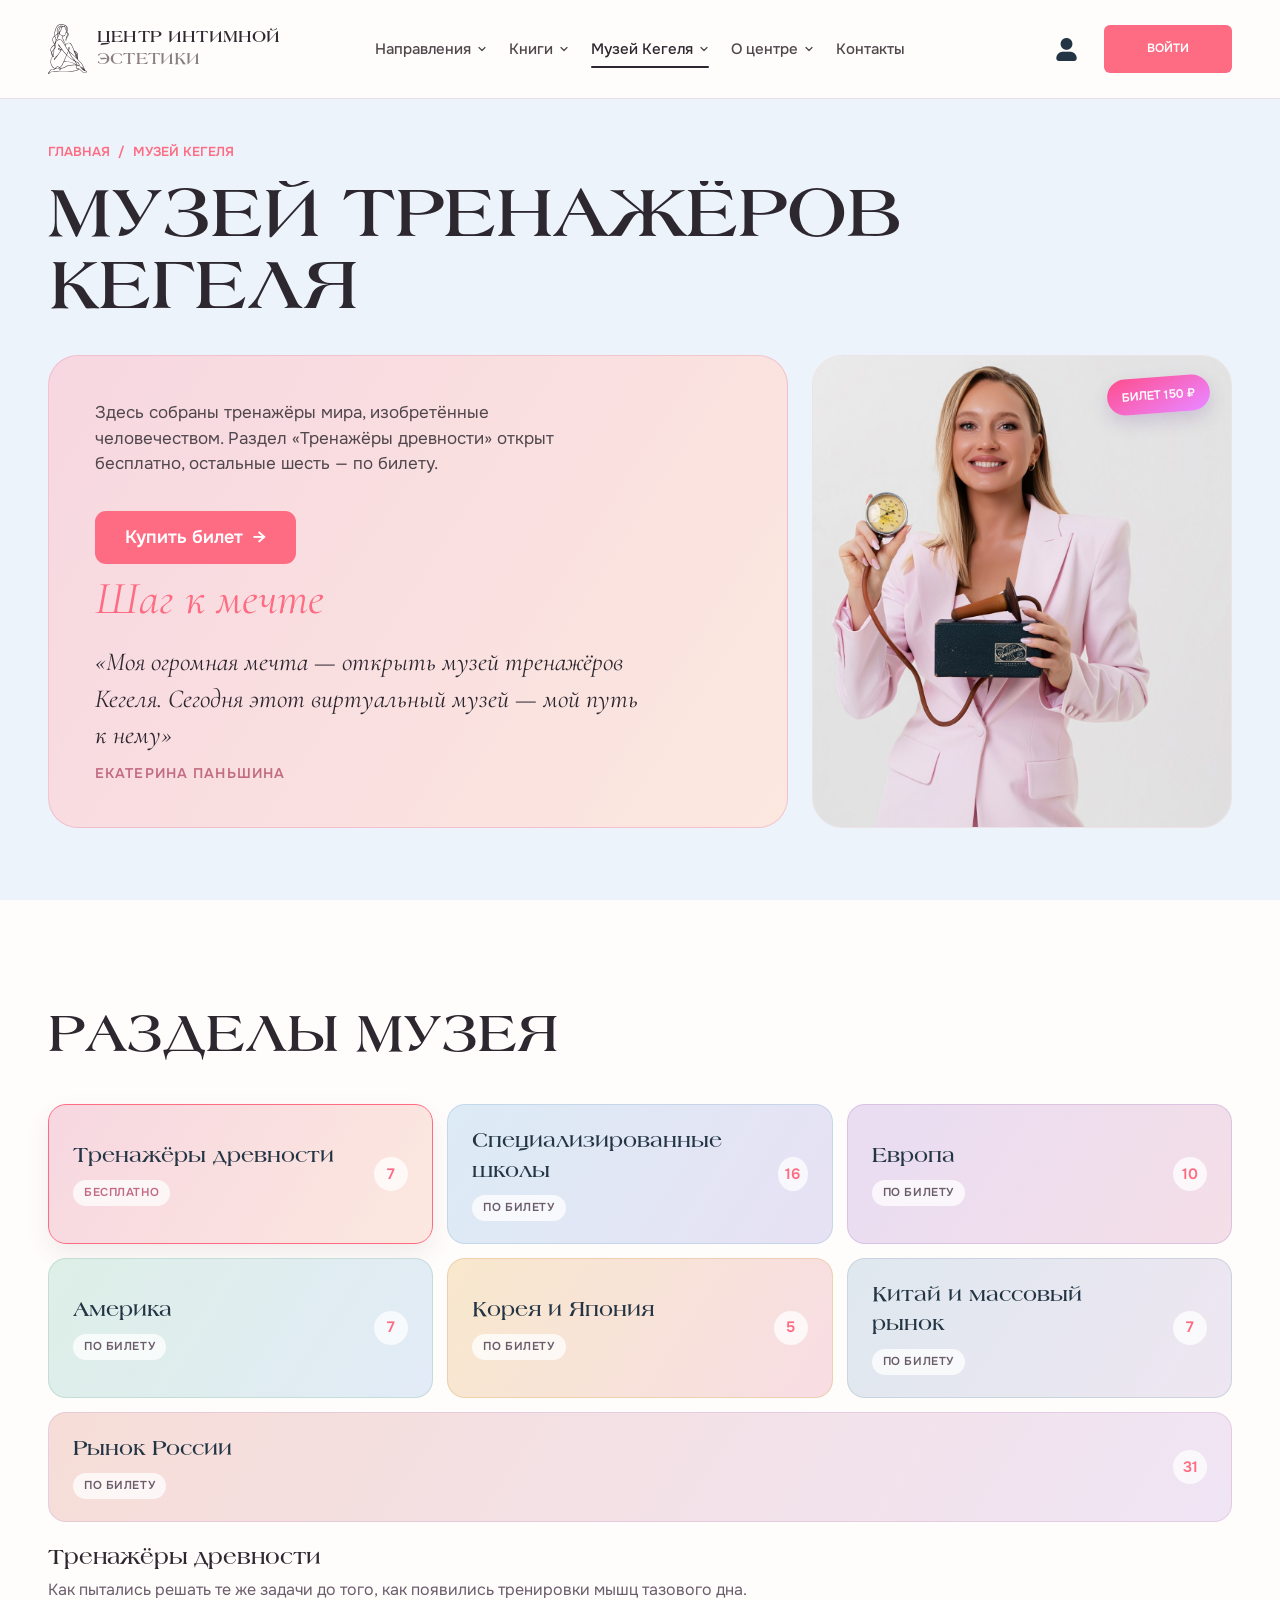
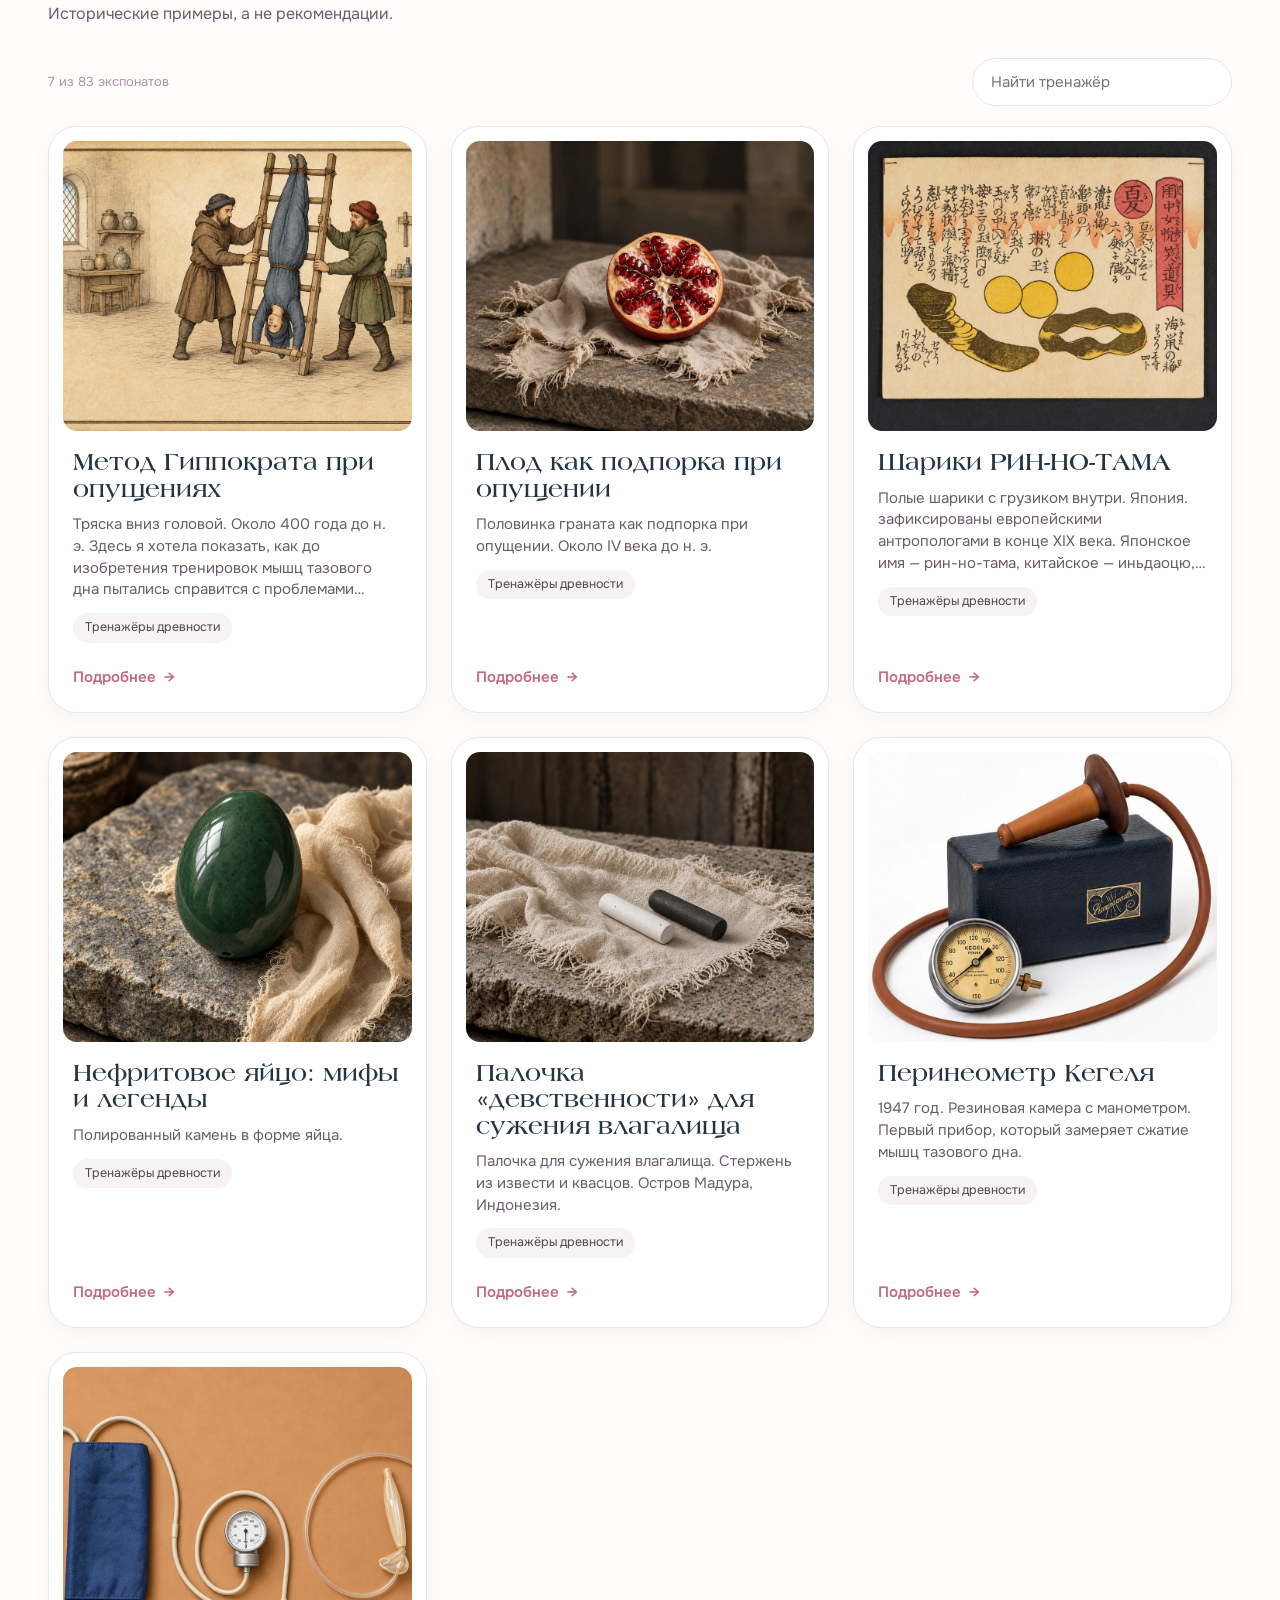
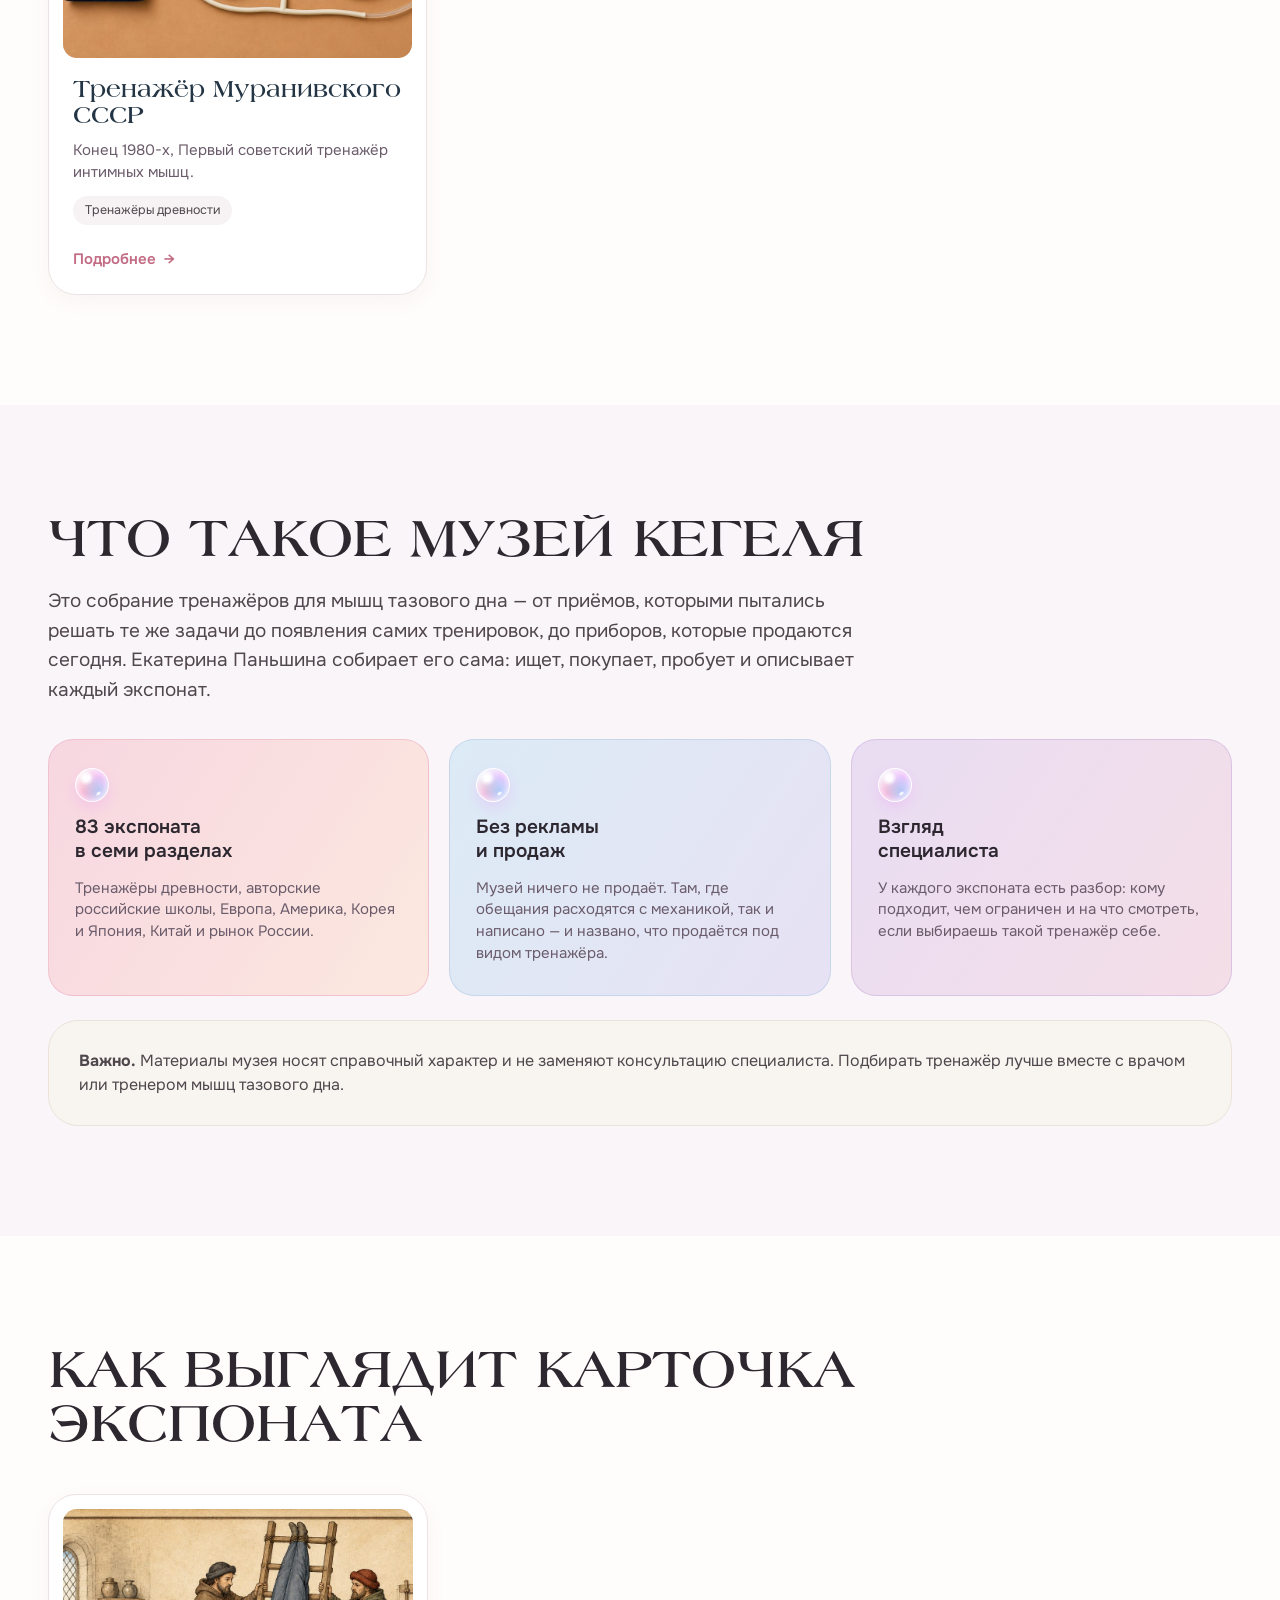
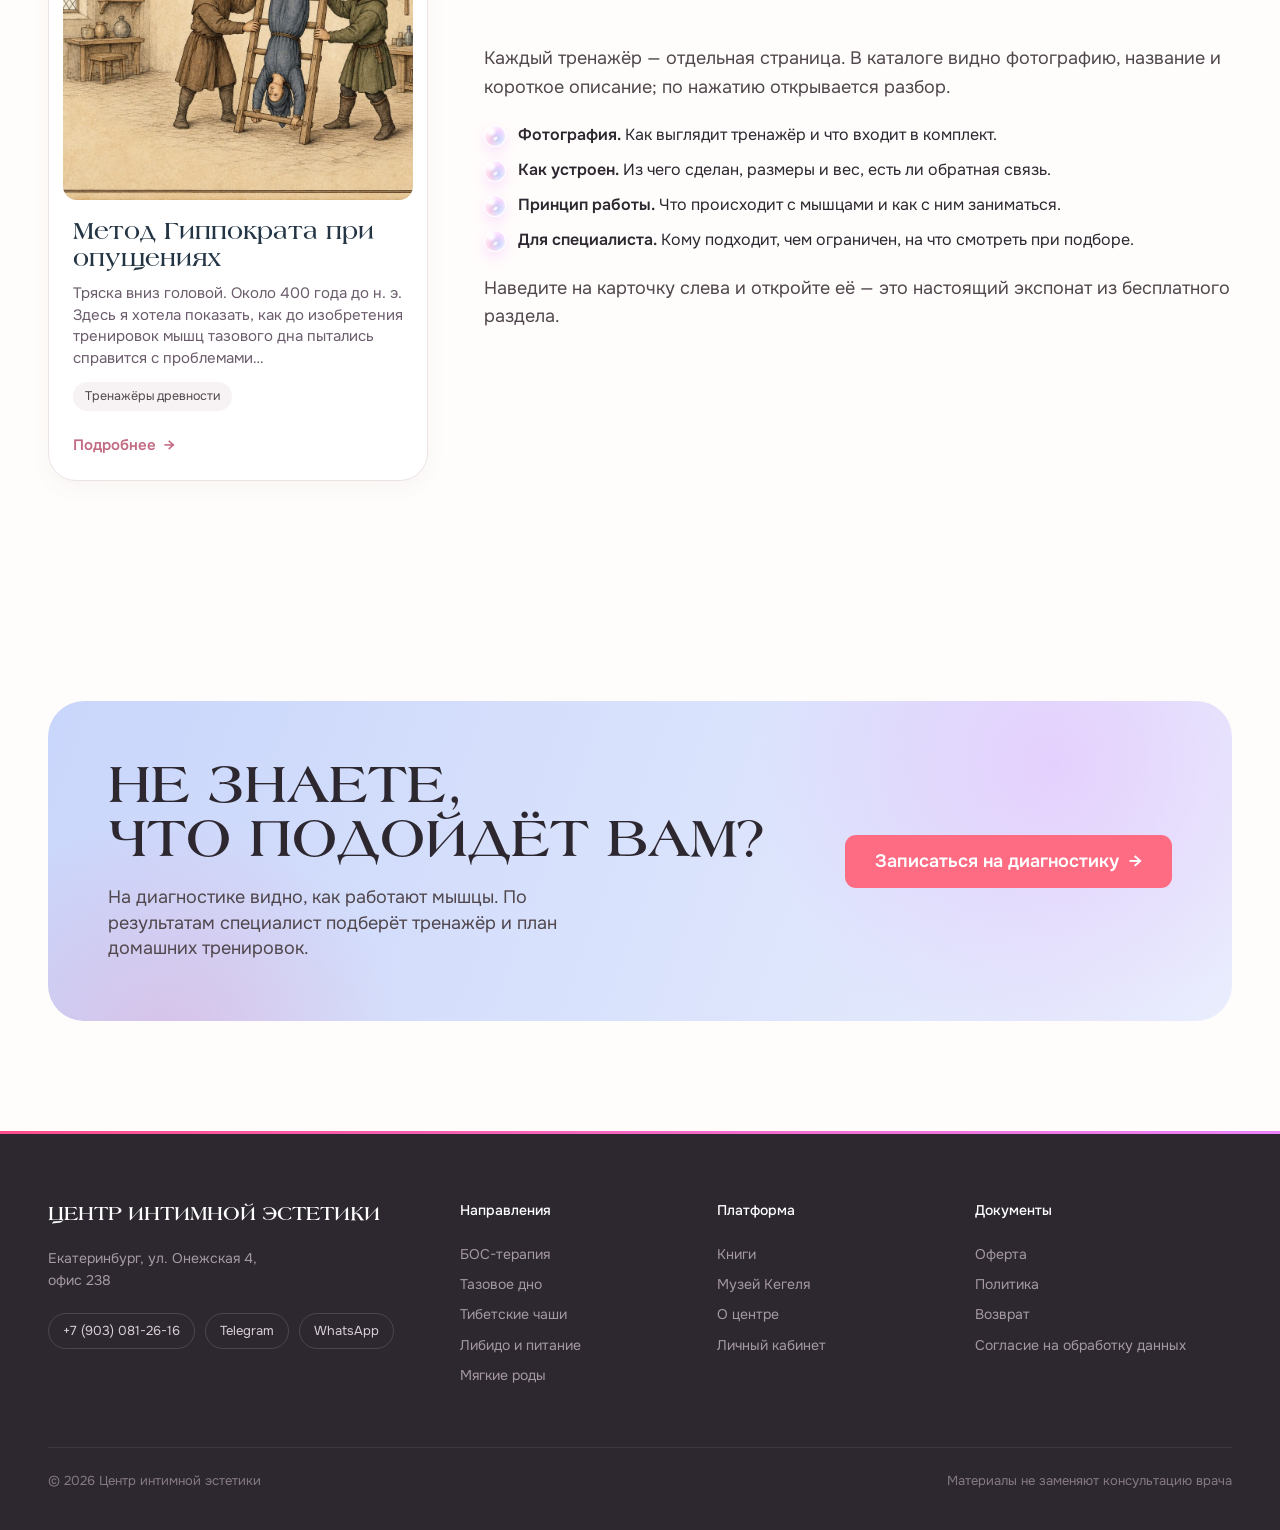
<file: site/museum.html>
<!doctype html>
<html lang="ru">
<head>
  <meta charset="utf-8">
  <meta name="viewport" content="width=device-width, initial-scale=1">
  <meta name="robots" content="noindex, nofollow, noarchive">
  <title>Музей тренажёров Кегеля — Центр интимной эстетики</title>
  <meta name="description" content="Виртуальный музей тренажёров Кегеля: тренажёры древности, рынки Европы, России и Азии, технологии будущего.">
  <link rel="preconnect" href="https://fonts.googleapis.com">
  <link rel="preconnect" href="https://fonts.gstatic.com" crossorigin>
  <link href="https://fonts.googleapis.com/css2?family=Onest:wght@400;500;600;700&family=Cormorant+Garamond:ital,wght@0,600;1,500;1,600&display=swap" rel="stylesheet">
  <link rel="stylesheet" href="css/style.css">
  <link rel="icon" href="assets/img/logo.svg">
</head>
<body data-page="museum">
  <div data-header style="height:99px"></div>

  <main>
    <section class="m-hero">
      <div class="container">
        <nav class="breadcrumbs" aria-label="Хлебные крошки" data-reveal><a href="index.html">Главная</a><span>/</span><span>Музей Кегеля</span></nav>
        <h1 class="display m-hero__title" style="margin-top:20px"><span class="split-line"><span>Музей тренажёров Кегеля</span></span></h1>
        <div class="m-intro" data-reveal style="--d:.12s">
          <div class="m-intro__text">
            <p class="m-intro__note m-intro__note--top">Здесь собраны тренажёры мира, изобретённые человечеством. Раздел «Тренажёры древности» открыт бесплатно, остальные шесть — по билету.</p>
            <button class="btn m-intro__buy" type="button" data-ticket-open>Купить билет <span class="arr">→</span></button>
            <p class="m-intro__script">Шаг к мечте</p>
            <p class="m-intro__quote">«Моя огромная мечта — открыть музей тренажёров Кегеля. Сегодня этот виртуальный музей — мой путь к нему»</p>
            <p class="m-intro__author">Екатерина Паньшина</p>
          </div>
          <div class="m-intro__photo"><img src="assets/img/museum-kate.jpg" alt="Екатерина Паньшина с перинеометром Кегеля"></div>
          <span class="badge-free m-intro__badge">Билет 150 ₽</span>
        </div>
      </div>
    </section>

    <section class="section" id="catalog">
      <div class="container">
        <h2 class="h-section"><span class="split-line"><span>Разделы музея</span></span></h2>
        <div class="cat-grid" data-museum-sections></div>

        <p class="m-sec-note" data-museum-note></p>

        <div class="m-toolbar">
          <p class="m-count" data-museum-count></p>
          <label class="m-search"><input type="search" placeholder="Найти тренажёр" data-museum-search aria-label="Поиск по музею"></label>
        </div>
        <div class="m-grid" data-museum-grid></div>
        <p class="m-empty" data-museum-empty hidden>Ничего не нашлось. Попробуйте другое слово или выберите другой раздел.</p>
      </div>
    </section>

    <section class="section section--rose">
      <div class="container">
        <h2 class="h-section h-section--tight"><span class="split-line"><span>Что такое музей Кегеля</span></span></h2>
        <p class="m-about__lead" data-reveal>Это собрание тренажёров для мышц тазового дна — от приёмов, которыми пытались решать те же задачи до появления самих тренировок, до приборов, которые продаются сегодня. Екатерина Паньшина собирает его сама: ищет, покупает, пробует и описывает каждый экспонат.</p>
        <div class="inside-grid" style="margin-top:34px">
          <div class="inside-card" style="--g:var(--g-rose);--bd:var(--b-rose)" data-reveal><span class="bubble" aria-hidden="true"></span><b>83 экспоната<br>в семи разделах</b><p>Тренажёры древности, авторские российские школы, Европа, Америка, Корея и Япония, Китай и рынок России.</p></div>
          <div class="inside-card" style="--g:var(--g-sky);--bd:var(--b-sky);--d:.08s" data-reveal><span class="bubble" aria-hidden="true"></span><b>Без рекламы<br>и продаж</b><p>Музей ничего не продаёт. Там, где обещания расходятся с механикой, так и написано — и названо, что продаётся под видом тренажёра.</p></div>
          <div class="inside-card" style="--g:var(--g-violet);--bd:var(--b-violet);--d:.16s" data-reveal><span class="bubble" aria-hidden="true"></span><b>Взгляд<br>специалиста</b><p>У каждого экспоната есть разбор: кому подходит, чем ограничен и на что смотреть, если выбираешь такой тренажёр себе.</p></div>
        </div>
        <div class="g-card" style="--g:#f8f5f1;--bd:#ebe2d9;margin-top:24px;padding:28px 30px" data-reveal>
          <p style="font-size:16px;line-height:1.5;color:var(--text)"><b>Важно.</b> Материалы музея носят справочный характер и не заменяют консультацию специалиста. Подбирать тренажёр лучше вместе с врачом или тренером мышц тазового дна.</p>
        </div>
      </div>
    </section>

    <section class="section">
      <div class="container">
        <h2 class="h-section"><span class="split-line"><span>Как выглядит карточка экспоната</span></span></h2>
        <div class="m-sample">
          <div class="m-sample__card" data-museum-sample data-reveal></div>
          <div class="m-sample__text" data-reveal="right">
            <p>Каждый тренажёр — отдельная страница. В каталоге видно фотографию, название и короткое описание; по нажатию открывается разбор.</p>
            <ul class="about-book__list">
              <li><span class="bubble" aria-hidden="true"></span><span><b>Фотография.</b> Как выглядит тренажёр и что входит в комплект.</span></li>
              <li><span class="bubble" aria-hidden="true"></span><span><b>Как устроен.</b> Из чего сделан, размеры и вес, есть ли обратная связь.</span></li>
              <li><span class="bubble" aria-hidden="true"></span><span><b>Принцип работы.</b> Что происходит с мышцами и как с ним заниматься.</span></li>
              <li><span class="bubble" aria-hidden="true"></span><span><b>Для специалиста.</b> Кому подходит, чем ограничен, на что смотреть при подборе.</span></li>
            </ul>
            <p class="m-sample__hint">Наведите на карточку слева и откройте её — это настоящий экспонат из бесплатного раздела.</p>
          </div>
        </div>
      </div>
    </section>

    <section class="section">
      <div class="container">
        <div class="cta-banner" data-reveal>
          <div>
            <h2 class="h-section">Не знаете,<br>что подойдёт вам?</h2>
            <p>На диагностике видно, как работают мышцы. По результатам специалист подберёт тренажёр и план домашних тренировок.</p>
          </div>
          <a class="btn" href="bos.html#formats" data-booking="diag">Записаться на диагностику <span class="arr">→</span></a>
        </div>
      </div>
    </section>
  </main>

  <div data-footer></div>
  <script src="js/museum-data.js"></script>
  <script src="js/main.js"></script>
</body>
</html>
</file>
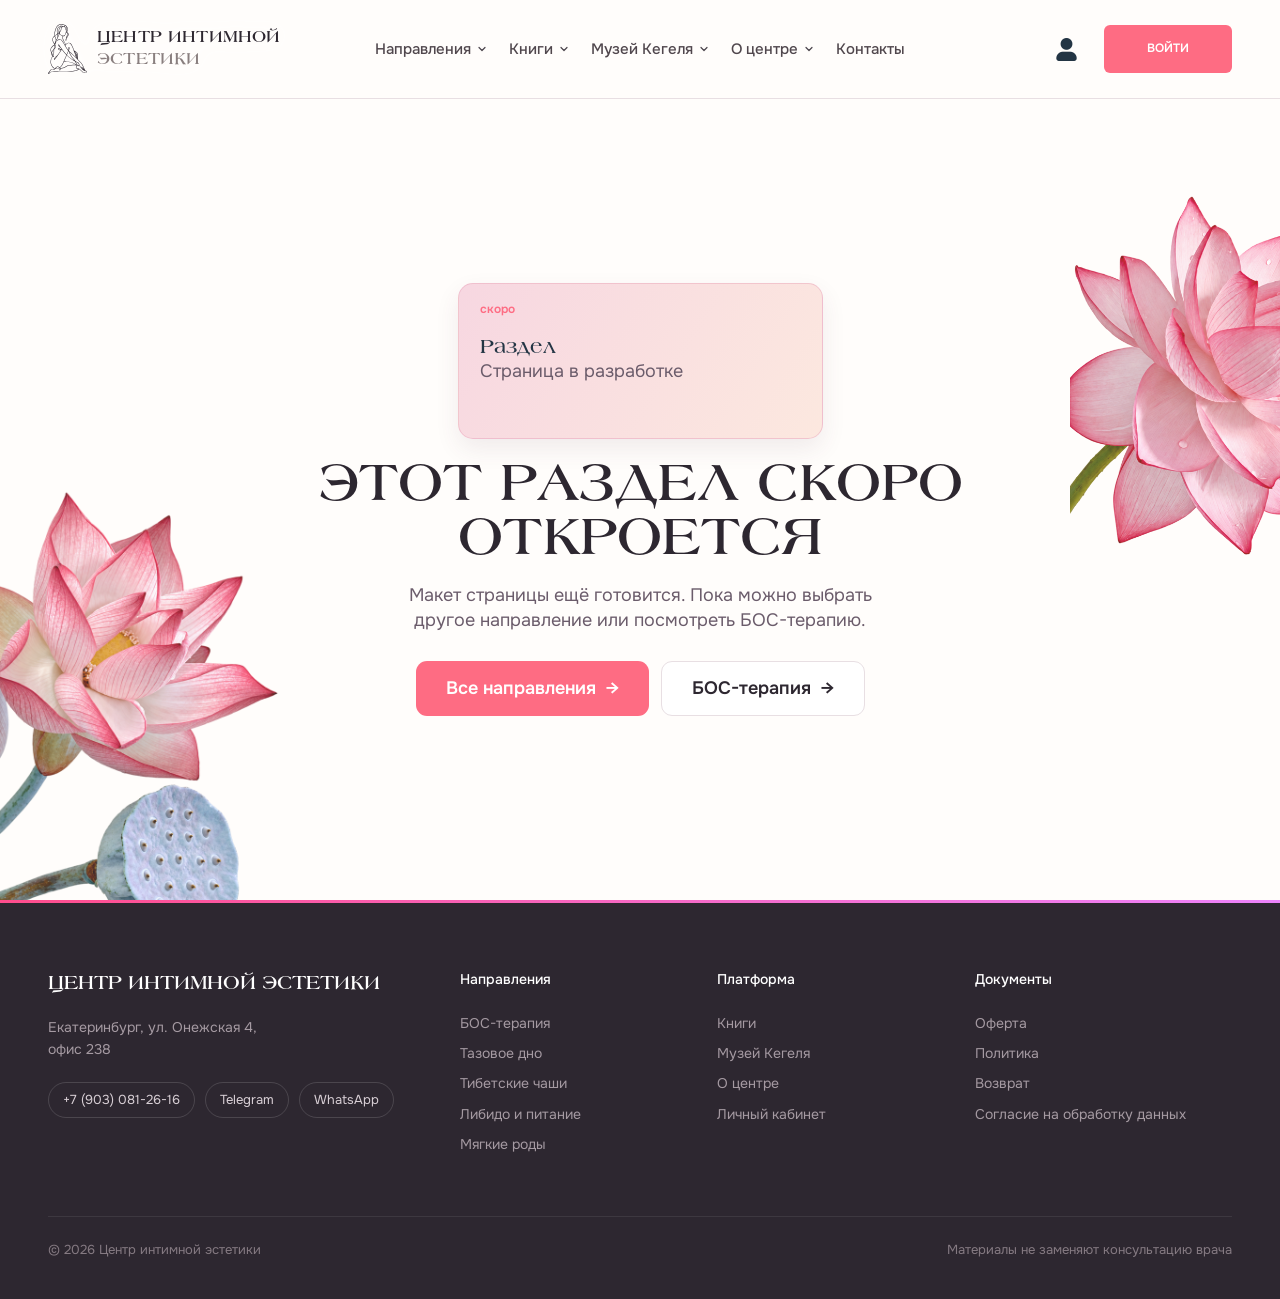
<file: site/soon.html>
<!doctype html>
<html lang="ru">
<head>
  <meta charset="utf-8">
  <meta name="viewport" content="width=device-width, initial-scale=1">
  <meta name="robots" content="noindex, nofollow, noarchive">
  <title>Раздел в разработке — Центр интимной эстетики</title>
  <link rel="preconnect" href="https://fonts.googleapis.com">
  <link rel="preconnect" href="https://fonts.gstatic.com" crossorigin>
  <link href="https://fonts.googleapis.com/css2?family=Onest:wght@400;500;600;700&family=Cormorant+Garamond:ital,wght@0,600;1,500;1,600&display=swap" rel="stylesheet">
  <link rel="stylesheet" href="css/style.css">
  <link rel="icon" href="assets/img/logo.svg">
</head>
<body data-page="soon">
  <div data-header style="height:99px"></div>
  <main class="soon">
    <img class="soon__flower" src="assets/img/lotus-cut-4.png" alt="" style="left:-80px;bottom:-60px">
    <img class="soon__flower" src="assets/img/lotus-cut-1.png" alt="" style="right:-90px;top:20px;width:300px">
    <div data-reveal>
      <div class="dir-card" data-soon-card style="width:min(365px,100%);margin:0 auto;text-align:left">
        <img class="dir-card__art" data-soon-art alt="" hidden style="right:12px;top:-30px;height:200px;opacity:.5">
        <span class="dir-card__num">скоро</span>
        <h3 class="dir-card__title" data-soon-title style="max-width:60%">Раздел</h3>
        <p class="dir-card__desc">Страница в разработке</p>
      </div>
      <h1 class="h-section">Этот раздел скоро откроется</h1>
      <p>Макет страницы ещё готовится. Пока можно выбрать другое направление или посмотреть БОС-терапию.</p>
      <div style="display:flex;gap:12px;justify-content:center;flex-wrap:wrap">
        <a class="btn" href="directions.html">Все направления <span class="arr">→</span></a>
        <a class="btn btn--ghost" href="bos.html">БОС-терапия <span class="arr">→</span></a>
      </div>
    </div>
  </main>
  <div data-footer></div>
  <script src="js/main.js"></script>
</body>
</html>
</file>
<file: site/css/style.css>
/* ==========================================================================
   Центр интимной эстетики — стили
   Токены сняты с макета Figma (Page 6)
   ========================================================================== */

@font-face {
  font-family: "LagunaC";
  src: url("../assets/fonts/lagunac_bold.otf") format("opentype");
  font-weight: 700;
  font-display: swap;
}
@font-face {
  font-family: "LagunaC";
  src: url("../assets/fonts/lagunac.otf") format("opentype");
  font-weight: 400;
  font-display: swap;
}

:root {
  /* фон */
  --bg: #fffdfb;
  --bg-rose: #faf5f9;
  --bg-soft: #f7f2f4;
  --bg-sky: #edf3fa;
  --bg-sky-2: #deebf5;

  /* текст */
  --ink: #2d2730;
  --ink-2: #332633;
  --ink-blue: #233544;
  --text: #50474d;
  --text-2: #615261;
  --muted: #6b5c6b;
  --muted-2: #897f7f;
  --line: #e8dfe3;
  --line-2: #ece3e6;

  /* акценты */
  --pink: #fe6c83;
  --pink-hover: #f7566f;
  --pink-deep: #c26b82;
  --blue: #5e94b8;
  --caption: #b093a0;

  /* градиенты плашек направлений — основа визуального языка сайта */
  --g-rose:     linear-gradient(123deg, #f7d7e1 0%, #fce8df 100%);
  --g-lilac:    linear-gradient(123deg, #f6ddd7 0%, #f0e5f5 100%);
  --g-sand:     linear-gradient(123deg, #f8e8cd 0%, #f8dde4 100%);
  --g-peach:    linear-gradient(123deg, #f5dccf 0%, #f5e5d5 100%);
  --g-mint:     linear-gradient(123deg, #ddefe7 0%, #e2ebf7 100%);
  --g-sky:      linear-gradient(123deg, #dcebf6 0%, #e7e1f4 100%);
  --g-violet:   linear-gradient(123deg, #e9ddf3 0%, #f4dee7 100%);
  --g-mist:     linear-gradient(123deg, #dfe8ef 0%, #eee6f1 100%);
  --g-periwinkle: linear-gradient(110deg, #c9d6fb 0%, #e9eefd 100%);
  --g-badge:    linear-gradient(154deg, #ff4d8c 0%, #eb85ff 52%, #54c7ff 95%);

  --b-rose: rgba(234, 165, 187, .5);
  --b-lilac: rgba(218, 183, 216, .5);
  --b-sand: rgba(229, 190, 131, .5);
  --b-peach: rgba(231, 183, 154, .5);
  --b-mint: rgba(168, 206, 194, .5);
  --b-sky: rgba(171, 200, 224, .5);
  --b-violet: rgba(200, 170, 216, .5);
  --b-mist: rgba(175, 194, 208, .5);

  --shadow-card: 0 10px 24px rgba(89, 59, 82, .09);
  --shadow-card-hover: 0 22px 44px rgba(89, 59, 82, .16);
  --shadow-soft: 0 6px 20px rgba(90, 70, 80, .05);

  --font-display: "LagunaC", "Cormorant Garamond", Georgia, serif;
  --font-body: "Onest", system-ui, -apple-system, "Segoe UI", sans-serif;
  --font-price: "Cormorant Garamond", Georgia, serif;

  --container: 1280px;
  --gutter: 80px;
  --header-h: 99px;
  --ease: cubic-bezier(.22, .8, .24, 1);
  --ease-spring: cubic-bezier(.34, 1.56, .64, 1);
}

*, *::before, *::after { box-sizing: border-box; }
html { scroll-behavior: smooth; -webkit-text-size-adjust: 100%; }
body {
  margin: 0;
  font-family: var(--font-body);
  font-size: 16px;
  line-height: 1.4;
  color: var(--text);
  background: var(--bg);
  -webkit-font-smoothing: antialiased;
  overflow-x: hidden;
}
html, body { overflow-x: clip; }
main > section { overflow-x: clip; }
img { max-width: 100%; display: block; }
a { color: inherit; text-decoration: none; }
button { font: inherit; color: inherit; background: none; border: 0; padding: 0; cursor: pointer; }
h1, h2, h3, h4, p { margin: 0; }
ul { margin: 0; padding: 0; list-style: none; }
:focus-visible { outline: 2px solid var(--pink); outline-offset: 3px; border-radius: 6px; }
html:has(body.is-locked) { overflow: hidden; }

.container {
  width: 100%;
  max-width: calc(var(--container) + var(--gutter) * 2);
  margin: 0 auto;
  padding: 0 var(--gutter);
}
.visually-hidden { position: absolute !important; width: 1px; height: 1px; overflow: hidden; clip: rect(0 0 0 0); white-space: nowrap; }

/* ---------- типографика ---------- */
.display {
  font-family: var(--font-display);
  font-weight: 700;
  line-height: .96;
  text-transform: uppercase;
  color: var(--ink);
}
.section > .container > .h-section,
.section > .container > .section-head > .h-section { margin-bottom: 40px; }
.h-section--tight { margin-bottom: 18px !important; }
.h-section {
  font-family: var(--font-display);
  font-weight: 700;
  font-size: 54px;
  line-height: 1;
  text-transform: uppercase;
  color: var(--ink);
  letter-spacing: 0;
}
.h-card {
  font-family: var(--font-display);
  font-weight: 700;
  color: var(--ink);
  line-height: 1.1;
}
.lead { font-size: 20px; line-height: 1.1; color: var(--text-2); }
.eyebrow {
  font-size: 12px;
  font-weight: 500;
  letter-spacing: .16em;
  text-transform: uppercase;
  color: var(--caption);
}
.kicker {
  font-size: 15px;
  font-weight: 600;
  text-transform: uppercase;
  color: var(--pink);
  letter-spacing: 0;
}
.section-head { margin-bottom: 44px; }
.section-head .lead { margin-top: 14px; }
.section-head--row { display: flex; align-items: flex-end; justify-content: space-between; gap: 24px; }

/* ---------- кнопки ---------- */
.btn {
  --btn-bg: var(--pink);
  position: relative;
  display: inline-flex;
  align-items: center;
  justify-content: center;
  gap: 10px;
  padding: 15px 30px;
  border-radius: 11px;
  background: var(--btn-bg);
  color: #fff;
  font-weight: 600;
  font-size: 18px;
  line-height: 1.3;
  white-space: nowrap;
  overflow: hidden;
  isolation: isolate;
  transition: transform .35s var(--ease), box-shadow .35s var(--ease), background-color .3s;
  box-shadow: 0 8px 18px rgba(254, 108, 131, .0);
}
.btn::before { /* мягкий градиентный перелив при наведении */
  content: "";
  position: absolute; inset: 0;
  background: var(--g-badge);
  opacity: 0;
  z-index: -1;
  transition: opacity .45s var(--ease);
}
.btn::after { /* блик */
  content: "";
  position: absolute; top: 0; bottom: 0; left: -60%;
  width: 40%;
  background: linear-gradient(100deg, transparent, rgba(255,255,255,.45), transparent);
  transform: skewX(-18deg);
  transition: left .7s var(--ease);
  z-index: -1;
}
.btn:hover { transform: translateY(-2px); box-shadow: 0 12px 26px rgba(254, 108, 131, .35); }
.btn:hover::after { left: 130%; }
.btn:active { transform: translateY(0) scale(.98); }
.btn .arr { display: inline-block; transition: transform .35s var(--ease-spring); }
.btn:hover .arr { transform: translateX(4px); }
.btn--sm { font-size: 15px; padding: 16px 30px; border-radius: 6px; }
.btn--xs { font-size: 12px; padding: 16px 20px; border-radius: 6px; text-transform: uppercase; min-width: 128px; }
.btn--ghost {
  --btn-bg: #fff;
  color: var(--ink);
  border: 1px solid var(--line);
}
.btn--ghost:hover { color: #fff; border-color: transparent; }
.btn--ghost:hover::before { opacity: 1; }
.btn--gradient::before { opacity: 1; }
.link-arrow {
  display: inline-flex; align-items: center; gap: 6px;
  color: var(--pink-deep); font-weight: 600; font-size: 15px;
}
.link-arrow .arr { transition: transform .35s var(--ease-spring); }
.link-arrow:hover .arr { transform: translateX(5px); }

/* ---------- градиентная плашка FREE ---------- */
.badge-free {
  display: inline-flex; align-items: center; justify-content: center;
  padding: 18px 20px;
  border-radius: 60px;
  background: var(--g-badge);
  background-size: 180% 180%;
  color: #fff;
  font-weight: 600;
  font-size: 15px;
  line-height: 1;
  text-transform: uppercase;
  white-space: nowrap;
  box-shadow: 0 8px 18px rgba(97, 56, 140, .18);
  transform: rotate(-4.25deg);
  animation: gradientShift 6s ease-in-out infinite, badgeFloat 5s ease-in-out infinite;
}
@keyframes gradientShift { 0%,100% { background-position: 0% 30%; } 50% { background-position: 100% 70%; } }
@keyframes badgeFloat { 0%,100% { transform: rotate(-4.25deg) translateY(0); } 50% { transform: rotate(-3deg) translateY(-6px); } }

.chip {
  display: inline-flex; align-items: center;
  padding: 3px 9px;
  border-radius: 6px;
  font-size: 15px;
  color: var(--text);
  background: #e3e9fb;
}

/* ==========================================================================
   Header
   ========================================================================== */
.site-header {
  position: sticky; top: 0; z-index: 100;
  background: rgba(255, 253, 251, .92);
  backdrop-filter: blur(10px);
  -webkit-backdrop-filter: blur(10px);
  border-bottom: 1px solid var(--line);
  transition: box-shadow .4s var(--ease), background-color .4s;
}
.site-header.is-scrolled { box-shadow: 0 10px 30px rgba(89, 59, 82, .07); background: rgba(255, 253, 251, .97); }
.header-bar {
  position: relative;
  display: flex; align-items: center; justify-content: space-between;
  height: 98px;
  transition: height .4s var(--ease);
}
.site-header.is-scrolled .header-bar { height: 78px; }

.logo { display: flex; align-items: center; gap: 10px; filter: drop-shadow(0 0 10px #fff); }
.logo img { width: 39px; height: 50px; transition: transform .6s var(--ease); }
.logo:hover img { transform: rotate(-6deg) scale(1.05); }
.logo__text {
  font-family: var(--font-display); font-weight: 700;
  font-size: 17px; line-height: 18.7px; letter-spacing: .01em; text-transform: uppercase;
  display: flex; flex-direction: column; gap: 3px;
}
.logo__text span:first-child { color: #2d2730; }
.logo__text span:last-child { color: var(--muted-2); }

.nav { position: absolute; left: 50%; transform: translateX(-50%); display: flex; gap: 30px; align-items: center; }
.nav__item { position: relative; }
.nav__link {
  position: relative;
  display: inline-flex; align-items: center; gap: 6px;
  font-size: 15px; font-weight: 500; color: var(--text);
  padding: 10px 0;
  transition: color .25s;
}
.nav__link::after {
  content: ""; position: absolute; left: 0; right: 0; bottom: 2px; height: 2px;
  background: var(--ink); border-radius: 2px;
  transform: scaleX(0); transform-origin: left;
  transition: transform .45s var(--ease);
}
.nav__link:hover, .nav__item.is-open .nav__link { color: var(--ink); }
.nav__link:hover::after, .nav__item.is-open .nav__link::after, .nav__link.is-active::after { transform: scaleX(1); }
.nav__link.is-active { color: var(--ink); }
.nav__link .chev { width: 10px; height: 10px; transition: transform .35s var(--ease); }
.nav__item.is-open .chev { transform: rotate(180deg); }

.header-actions { display: flex; align-items: center; gap: 16px; }
.icon-btn {
  width: 44px; height: 44px; border-radius: 50%;
  display: grid; place-items: center;
  transition: background-color .3s, transform .3s var(--ease);
}
.icon-btn:hover { background: var(--bg-soft); transform: translateY(-1px); }
.icon-user {
  width: 23px; height: 23px; background: var(--ink-blue);
  -webkit-mask: url("../assets/img/icon-user.png") center / contain no-repeat;
          mask: url("../assets/img/icon-user.png") center / contain no-repeat;
}
.burger { display: none; width: 44px; height: 44px; border-radius: 50%; background: var(--bg-soft); position: relative; }
.burger span { position: absolute; left: 13px; right: 13px; height: 1.6px; background: var(--ink); border-radius: 2px; transition: transform .45s var(--ease), opacity .3s, top .45s var(--ease); }
.burger span:nth-child(1) { top: 18px; }
.burger span:nth-child(2) { top: 25px; }
.is-menu-open .burger span:nth-child(1) { top: 21.5px; transform: rotate(45deg); }
.is-menu-open .burger span:nth-child(2) { top: 21.5px; transform: rotate(-45deg); }

/* ---------- мега-меню (десктоп) ---------- */
.mega {
  position: absolute; left: 0; right: 0; top: 100%;
  pointer-events: none;
  visibility: hidden;
}
.mega__panel {
  background: rgba(255, 253, 251, .98);
  border-bottom: 1px solid var(--line);
  box-shadow: 0 30px 60px rgba(89, 59, 82, .12);
  border-radius: 0 0 30px 30px;
  clip-path: inset(0 0 100% 0 round 0 0 30px 30px);
  transition: clip-path .55s var(--ease);
  overflow: hidden;
}
.mega.is-open { pointer-events: auto; visibility: visible; }
.mega.is-open .mega__panel { clip-path: inset(0 0 0 0 round 0 0 30px 30px); }
.mega__inner { padding-top: 34px; padding-bottom: 38px; }
.mega__section { display: none; }
.mega__section.is-active { display: grid; }
.mega [data-stagger] > * { opacity: 0; transform: translateY(12px); transition: opacity .45s var(--ease), transform .55s var(--ease); }
.mega.is-open .mega__section.is-active [data-stagger] > * { opacity: 1; transform: none; }
.mega.is-open .mega__section.is-active [data-stagger] > *:nth-child(2) { transition-delay: .04s; }
.mega.is-open .mega__section.is-active [data-stagger] > *:nth-child(3) { transition-delay: .08s; }
.mega.is-open .mega__section.is-active [data-stagger] > *:nth-child(4) { transition-delay: .12s; }
.mega.is-open .mega__section.is-active [data-stagger] > *:nth-child(5) { transition-delay: .16s; }
.mega.is-open .mega__section.is-active [data-stagger] > *:nth-child(6) { transition-delay: .2s; }
.mega.is-open .mega__section.is-active [data-stagger] > *:nth-child(7) { transition-delay: .24s; }
.mega.is-open .mega__section.is-active [data-stagger] > *:nth-child(8) { transition-delay: .28s; }
.mega-backdrop {
  position: fixed; inset: 0; z-index: 90;
  background: rgba(45, 39, 48, .18);
  backdrop-filter: blur(2px);
  opacity: 0; visibility: hidden;
  transition: opacity .4s var(--ease), visibility .4s;
}
.mega-backdrop.is-on { opacity: 1; visibility: visible; }

.mega__section--dirs { grid-template-columns: 1fr 330px; gap: 40px; }
.mega__title { display: flex; align-items: baseline; justify-content: space-between; margin-bottom: 18px; }
.mega__title h3 { font-family: var(--font-display); font-size: 26px; color: var(--ink); text-transform: uppercase; }
.mega-grid { display: grid; grid-template-columns: repeat(4, 1fr); gap: 14px; }
.mini-dir {
  position: relative; overflow: hidden;
  height: 118px;
  padding: 13px 15px;
  border-radius: 14px;
  border: 1px solid var(--bd, var(--line));
  background: var(--g, var(--g-rose));
  display: flex; flex-direction: column; justify-content: space-between;
  transition: transform .45s var(--ease), box-shadow .45s var(--ease);
}
.mini-dir:hover { transform: translateY(-3px); box-shadow: var(--shadow-card); }
.mini-dir__num { font-size: 11px; font-weight: 600; color: var(--pink); }
.mini-dir__name { position: relative; z-index: 1; font-family: var(--font-display); font-weight: 700; font-size: 15.5px; line-height: 1.08; color: var(--ink-blue); max-width: 74%; }
.mini-dir__meta { position: relative; z-index: 1; font-size: 11.5px; color: var(--muted); max-width: 70%; line-height: 1.2; }
.mini-dir img { position: absolute; right: -8px; bottom: -12px; height: 118px; width: auto; opacity: .8; transition: transform .6s var(--ease), opacity .4s; pointer-events: none; }
.mini-dir:hover img { opacity: 1; }
.mini-dir:hover img { transform: translate(-4px, -4px) scale(1.04); }

.mega-promo {
  position: relative; overflow: hidden;
  border-radius: 22px;
  background: var(--g-periwinkle);
  padding: 22px;
  display: flex; flex-direction: column; justify-content: space-between;
  min-height: 246px;
}
.mega-promo img { position: absolute; right: -24px; bottom: 0; height: 250px; width: auto; }
.mega-promo__text { position: relative; z-index: 1; max-width: 180px; }
.mega-promo__text p { font-size: 14px; color: var(--text); margin-top: 8px; }
.mega-promo .h-card { font-size: 22px; }
.mega-promo .btn { position: relative; z-index: 1; align-self: flex-start; }
.mega-promo .badge-free { position: relative; z-index: 1; font-size: 11px; padding: 9px 12px; align-self: flex-start; margin-bottom: 10px; animation: gradientShift 6s ease-in-out infinite; }

.mega__section--list { grid-template-columns: 280px 1fr 1fr; gap: 28px; align-items: stretch; }
.mega-intro { padding-right: 10px; }
.mega-intro h3 { font-family: var(--font-display); font-size: 26px; text-transform: uppercase; color: var(--ink); margin-bottom: 10px; }
.mega-intro p { font-size: 14px; color: var(--muted); margin-bottom: 18px; }
.mega-links { display: grid; gap: 10px; align-content: start; }
.mega-link {
  display: flex; align-items: center; gap: 14px;
  padding: 14px 16px;
  border-radius: 14px;
  border: 1px solid var(--line-2);
  background: #fff;
  transition: background .4s var(--ease), transform .4s var(--ease), border-color .4s;
}
.mega-link:hover { background: var(--g, var(--g-rose)); border-color: transparent; transform: translateX(4px); }
.mega-link__dot { flex: none; width: 36px; height: 36px; border-radius: 50%; background: var(--g, var(--g-rose)); display: grid; place-items: center; color: var(--pink); font-weight: 600; font-size: 12px; }
.mega-link:hover .mega-link__dot { background: #fff; }
.mega-link b { display: block; font-weight: 600; font-size: 15px; color: var(--ink); }
.mega-link small { display: block; font-size: 12.5px; color: var(--muted); margin-top: 2px; }
.mega-link .arr { margin-left: auto; color: var(--pink); transition: transform .35s var(--ease-spring); }
.mega-link:hover .arr { transform: translateX(4px); }
.mega-photo {
  position: relative; overflow: hidden; border-radius: 22px; min-height: 230px;
  background: var(--g, var(--g-sky));
}
.mega-photo img { position: absolute; inset: 0; width: 100%; height: 100%; object-fit: cover; object-position: center 20%; }
.mega-photo span { position: absolute; left: 16px; bottom: 16px; right: 16px; padding: 12px 14px; border-radius: 14px; background: rgba(255,251,251,.94); font-size: 13px; color: var(--text); box-shadow: 0 12px 26px rgba(89,56,82,.14); }
.mega-photo span b { display: block; color: var(--pink); font-size: 13px; text-transform: uppercase; margin-bottom: 3px; }

/* ---------- мобильное меню ---------- */
.m-menu {
  position: fixed; inset: 0; z-index: 99;
  padding: calc(var(--header-h) - 10px) 0 0;
  background: var(--bg);
  visibility: hidden;
  clip-path: circle(0 at calc(100% - 42px) 44px);
  transition: clip-path .7s var(--ease), visibility .7s;
  overflow: hidden;
}
.is-menu-open .m-menu { visibility: visible; clip-path: circle(150% at calc(100% - 42px) 44px); }
.m-menu__blob { position: absolute; border-radius: 50%; filter: blur(40px); opacity: .7; pointer-events: none; }
.m-menu__blob--1 { width: 280px; height: 280px; right: -80px; top: 60px; background: #f7d7e1; }
.m-menu__blob--2 { width: 260px; height: 260px; left: -100px; bottom: 80px; background: #dcebf6; }
.m-menu__scroll { position: relative; height: 100%; overflow-y: auto; padding: 16px 20px 40px; }
.m-acc { border-bottom: 1px solid var(--line); }
.m-acc__head {
  width: 100%; display: flex; align-items: center; justify-content: space-between;
  padding: 18px 0;
  font-family: var(--font-display); font-weight: 700; font-size: 24px; text-transform: uppercase; color: var(--ink);
  text-align: left;
}
.m-acc__head .plus { position: relative; width: 28px; height: 28px; border-radius: 50%; background: var(--g-rose); flex: none; }
.m-acc__head .plus::before, .m-acc__head .plus::after { content: ""; position: absolute; left: 8px; right: 8px; top: 13.3px; height: 1.5px; background: var(--pink); transition: transform .4s var(--ease); }
.m-acc__head .plus::after { transform: rotate(90deg); }
.m-acc.is-open .plus::after { transform: rotate(0); }
.m-acc__body { display: grid; grid-template-rows: 0fr; transition: grid-template-rows .5s var(--ease); }
.m-acc.is-open .m-acc__body { grid-template-rows: 1fr; }
.m-acc__body > div { overflow: hidden; }
.m-acc__list { display: grid; gap: 8px; padding-bottom: 18px; }
.m-dirs { display: grid; grid-template-columns: 1fr 1fr; gap: 8px; padding-bottom: 18px; }
.m-dirs .mini-dir { height: auto; min-height: 92px; padding: 11px 12px; justify-content: flex-start; gap: 8px; }
.m-dirs .mini-dir__name { font-size: 14px; max-width: 100%; }
.m-dirs .mini-dir__meta { display: none; }
.m-dirs .mini-dir img { height: 84px; opacity: .45; }
.m-link-plain { display: block; padding: 18px 0; border-bottom: 1px solid var(--line); font-family: var(--font-display); font-weight: 700; font-size: 24px; text-transform: uppercase; color: var(--ink); }
.m-menu__foot { margin-top: 26px; display: grid; gap: 14px; }
.m-menu__foot .btn { width: 100%; }
.m-contacts { display: flex; flex-wrap: wrap; gap: 8px; }
.m-contacts a { padding: 10px 14px; border-radius: 40px; background: #fff; border: 1px solid var(--line); font-size: 14px; font-weight: 500; }
.m-menu [data-mstagger] { opacity: 0; transform: translateY(16px); transition: opacity .5s var(--ease), transform .6s var(--ease); }
.is-menu-open .m-menu [data-mstagger] { opacity: 1; transform: none; transition-delay: calc(.18s + var(--i, 0) * .05s); }

/* ---------- модалка входа ---------- */
.modal {
  position: fixed; inset: 0; z-index: 200;
  display: grid; place-items: start center;
  padding: 20px;
  overflow-y: auto; overscroll-behavior: contain;
  visibility: hidden;
}
.modal.is-open { visibility: visible; }
.modal__backdrop { position: absolute; inset: 0; background: rgba(45, 39, 48, .35); backdrop-filter: blur(4px); opacity: 0; transition: opacity .4s var(--ease); }
.modal.is-open .modal__backdrop { opacity: 1; }
.modal__card {
  position: relative; width: min(440px, 100%); margin: auto 0;
  padding: 36px 32px 30px;
  border-radius: 28px;
  background: #fff;
  box-shadow: 0 40px 80px rgba(89, 59, 82, .25);
  overflow: hidden;
  opacity: 0; transform: translateY(24px) scale(.97);
  transition: opacity .45s var(--ease), transform .55s var(--ease);
}
.modal.is-open .modal__card { opacity: 1; transform: none; }
.modal__card::before { content: ""; position: absolute; left: 0; right: 0; top: 0; height: 6px; background: var(--g-badge); }
.modal__flower { position: absolute; right: -50px; top: -30px; width: 170px; opacity: .9; pointer-events: none; }
.modal__close { position: absolute; right: 16px; top: 18px; width: 36px; height: 36px; border-radius: 50%; background: var(--bg-soft); font-size: 20px; line-height: 1; z-index: 2; transition: transform .35s var(--ease); }
.modal__close:hover { transform: rotate(90deg); }
.modal h3 { position: relative; font-family: var(--font-display); font-size: 32px; text-transform: uppercase; color: var(--ink); line-height: 1; margin-bottom: 10px; }
.modal p { position: relative; color: var(--muted); font-size: 15px; margin-bottom: 22px; max-width: 280px; }
.field { display: block; margin-bottom: 14px; }
.field span { display: block; font-size: 13px; color: var(--muted); margin-bottom: 6px; }
.field input {
  width: 100%; height: 52px; padding: 0 16px;
  border-radius: 12px; border: 1px solid var(--line);
  font: inherit; font-size: 16px; color: var(--ink); background: var(--bg);
  transition: border-color .3s, box-shadow .3s;
}
.field input:focus { outline: none; border-color: var(--pink); box-shadow: 0 0 0 4px rgba(254, 108, 131, .15); }
.modal .btn { width: 100%; }
.modal__note { font-size: 12px !important; margin: 14px 0 0 !important; max-width: none !important; }
.modal--booking .modal__card { width: min(500px, 100%); max-height: calc(100vh - 40px); overflow-y: auto; }
.modal--booking .modal__flower { width: 120px; right: -34px; top: -26px; opacity: .8; }
.modal--booking h3, .modal--booking p { padding-right: 60px; }
.booking__done h3, .booking__done p { padding-right: 0 !important; }
@media (max-width: 760px) {
  .modal--booking .modal__card { padding: 30px 20px 24px; }
  .modal--booking .modal__flower { display: none; }
  .modal--booking h3 { font-size: 26px; padding-right: 40px; }
  .modal--booking p { padding-right: 0; }
}
.field select {
  width: 100%; height: 52px; padding: 0 40px 0 16px;
  border-radius: 12px; border: 1px solid var(--line); background: var(--bg);
  font: inherit; font-size: 15px; color: var(--ink);
  appearance: none; -webkit-appearance: none;
  background-image: url("../assets/img/chevron.svg"); background-repeat: no-repeat; background-position: right 16px center; background-size: 12px;
  transition: border-color .3s, box-shadow .3s;
}
.field select:focus { outline: none; border-color: var(--pink); box-shadow: 0 0 0 4px rgba(254, 108, 131, .15); }
.field.is-invalid input, label.is-invalid input { border-color: var(--pink); background: #fff5f7; }
.seg { display: flex; gap: 8px; flex-wrap: wrap; }
.seg label { position: relative; cursor: pointer; }
.seg input { position: absolute; opacity: 0; pointer-events: none; }
.seg i { display: block; font-style: normal; padding: 11px 16px; border-radius: 40px; border: 1px solid var(--line); background: var(--bg); font-size: 14px; font-weight: 500; color: var(--text); transition: background .35s var(--ease), border-color .35s, color .3s; }
.seg input:checked + i { background: var(--g-rose); border-color: var(--b-rose); color: var(--ink); }
.seg input:focus-visible + i { outline: 2px solid var(--pink); outline-offset: 2px; }
.check { position: relative; display: flex; gap: 10px; align-items: flex-start; margin: 6px 0 18px; font-size: 13px; color: var(--muted); cursor: pointer; }
.check input { flex: none; width: 18px; height: 18px; margin: 1px 0 0; accent-color: var(--pink); }
.check.is-invalid span { color: var(--pink); }
.booking__error { margin: 12px 0 0 !important; font-size: 13px !important; color: var(--pink) !important; max-width: none !important; }
.booking__done { position: relative; text-align: center; padding: 30px 0 6px; }
.booking__done h3 { margin-top: 18px; }
.booking__done p { margin: 0 auto 22px; }
.booking__done .btn { width: auto; }
.bubble--big { width: 72px; height: 72px; margin: 0 auto; }
.bubble--big::after { right: 15px; bottom: 13px; width: 10px; height: 6px; }

/* ==========================================================================
   Home — hero
   ========================================================================== */
.hero { position: relative; overflow: hidden; }
.hero__inner { position: relative; min-height: 801px; }
.hero__text { position: relative; z-index: 2; padding-top: 124px; max-width: 646px; margin-left: 8px; }
.hero__title { font-size: 72px; color: var(--pink); }
.hero__title span { display: block; }
.hero__sub {
  margin-top: 48px;
  max-width: 460px;
  font-family: var(--font-display); font-weight: 700;
  font-size: 42px; line-height: .96; color: var(--blue);
}
.hero__text .btn { margin-top: 45px; width: 279px; }
.hero__media { position: absolute; left: calc(50% + 666px - 720px); top: 4px; width: 754px; height: 754px; }
.hero__plate {
  position: absolute; left: 75px; top: 94px; width: 660px; height: 660px;
  border-radius: 25px;
  background: radial-gradient(circle at 50% 50%, #e9e8e4 0%, #e4dfdf 100%);
  box-shadow: 0 0 16px rgba(234, 234, 234, .63);
}
.hero__plate::after { /* тонкое градиентное свечение по краю */
  content: ""; position: absolute; inset: -1px; border-radius: 26px; padding: 1px;
  background: linear-gradient(140deg, rgba(255,77,140,.0), rgba(235,133,255,.35), rgba(84,199,255,.25));
  -webkit-mask: linear-gradient(#000 0 0) content-box, linear-gradient(#000 0 0);
  -webkit-mask-composite: xor; mask-composite: exclude;
  opacity: 0; transition: opacity .8s;
}
.hero__media:hover .hero__plate::after { opacity: 1; }
.hero__photo { position: absolute; inset: 0; width: 100%; height: 100%; object-fit: cover; will-change: transform; filter: drop-shadow(-1px 0 22px rgba(0,0,0,.08)); }
.hero__lotus { position: absolute; z-index: 1; pointer-events: none; opacity: .0; }

/* ==========================================================================
   Направления — плашки
   ========================================================================== */
.dirs { position: relative; padding: 65px 0 42px; background: var(--bg); }
.dirs__layout { position: relative; display: grid; grid-template-columns: 475px 1fr; gap: 61px; margin-top: 60px; }
.dirs__aside { position: relative; }
.dirs__aside-bg { position: absolute; left: calc(-1 * (100vw - min(100vw, 1440px)) / 2 - var(--gutter)); top: -45px; width: calc(375px + (100vw - min(100vw, 1440px)) / 2); height: 773px; background: var(--bg-sky-2); border-radius: 0 30px 30px 0; }
.dirs__photo {
  position: relative; width: 475px; height: 610px; border-radius: 36px; overflow: hidden;
  box-shadow: 0 18px 38px rgba(77, 51, 71, .12);
  margin-left: -2px;
}
.dirs__photo img { width: 100%; height: 100%; object-fit: cover; object-position: bottom; transition: transform 1.2s var(--ease); }
.dirs__photo:hover img { transform: scale(1.04); }
.dirs__badge { position: absolute; left: 75px; top: -30px; z-index: 3; }
.dirs__hint {
  position: absolute; left: 30px; top: 530px; z-index: 3;
  width: 410px; padding: 31px 22px 26px;
  border-radius: 28px;
  background: rgba(255, 251, 251, .94);
  box-shadow: 0 12px 26px rgba(89, 56, 82, .14);
  backdrop-filter: blur(6px);
}
.dirs__hint b { display: block; font-size: 18px; font-weight: 600; color: var(--pink); line-height: 1; text-transform: uppercase; margin-bottom: 12px; }
.dirs__hint p { font-size: 16px; line-height: 1.1; color: #403340; }

.dir-grid { display: grid; grid-template-columns: repeat(2, 365px); gap: 24px; align-content: start; margin-top: -20px; }
.dir-card {
  --g: var(--g-rose); --bd: var(--b-rose);
  position: relative; overflow: hidden;
  height: 156px;
  padding: 19px 21px;
  border-radius: 15px;
  border: 1px solid var(--bd);
  background: var(--g);
  box-shadow: var(--shadow-card);
  isolation: isolate;
  transition: transform .5s var(--ease), box-shadow .5s var(--ease);
}
.dir-card::before { /* мягкий свет, бегущий за курсором */
  content: "";
  position: absolute; inset: 0; z-index: -1;
  background: radial-gradient(260px circle at var(--mx, 70%) var(--my, 30%), rgba(255,255,255,.65), transparent 60%);
  opacity: 0; transition: opacity .5s var(--ease);
}
.dir-card:hover { transform: translateY(-5px); box-shadow: var(--shadow-card-hover); }
.dir-card:hover::before { opacity: 1; }
.dir-card__num { display: block; font-size: 12px; font-weight: 600; color: var(--pink); line-height: 1; height: 20px; }
.dir-card__title { position: relative; z-index: 1; margin-top: 14px; font-family: var(--font-display); font-weight: 700; font-size: 20px; line-height: 1.1; color: var(--ink-blue); max-width: 264px; }
.dir-card__desc { position: relative; z-index: 1; margin-top: 8px; font-size: 13px; line-height: 1.35; color: var(--muted); max-width: var(--dw, 190px); }
.dir-card__arr { position: absolute; right: 22px; top: 15px; z-index: 2; font-size: 18px; font-weight: 600; color: var(--pink); transition: transform .45s var(--ease-spring); }
.dir-card:hover .dir-card__arr { transform: translateX(5px); }
.dir-card__art {
  position: absolute; z-index: 0;
  right: var(--ar, 12px); top: var(--at, 0); height: var(--ah, 156px); width: auto; max-width: none;
  pointer-events: none;
  transform-origin: 60% 80%;
  transition: transform .8s var(--ease);
}
.dir-card:hover .dir-card__art { transform: translateY(-3px) rotate(-1.5deg) scale(1.03); }

.dir-card--rose   { --g: var(--g-rose);   --bd: var(--b-rose); }
.dir-card--lilac  { --g: var(--g-lilac);  --bd: var(--b-lilac); }
.dir-card--sand   { --g: var(--g-sand);   --bd: var(--b-sand); }
.dir-card--peach  { --g: var(--g-peach);  --bd: var(--b-peach); }
.dir-card--mint   { --g: var(--g-mint);   --bd: var(--b-mint); }
.dir-card--sky    { --g: var(--g-sky);    --bd: var(--b-sky); }
.dir-card--violet { --g: var(--g-violet); --bd: var(--b-violet); }
.dir-card--mist   { --g: var(--g-mist);   --bd: var(--b-mist); }

/* позиции линейных иллюстраций — как в макете */
.art-bos     { --ar: 12px;  --at: -51px; --ah: 256px; }
.art-audio   { --ar: -12px; --at: -46px; --ah: 255px; }
.art-books   { --ar: 13px;  --at: -54px; --ah: 262px; }
.art-libido  { --ar: 9px;   --at: -28px; --ah: 209px; }
.art-bowls   { --ar: 15px;  --at: -31px; --ah: 229px; }
.art-fitness { --ar: 28px;  --at: -19px; --ah: 184px; rotate: 1deg; }
.art-birth   { --ar: 29px;  --at: -7px;  --ah: 201px; }
.art-museum  { --ar: 44px;  --at: -9px;  --ah: 201px; }

/* ==========================================================================
   Популярные материалы
   ========================================================================== */
.materials { background: var(--bg-soft); padding: 58px 0 127px; }
.materials .section-head { margin-bottom: 28px; }
.materials .h-card { font-size: 34px; letter-spacing: -.01em; margin-top: 8px; }
.mat-grid { display: grid; grid-template-columns: repeat(4, 1fr); gap: 20px; }
.mat-card {
  display: flex; flex-direction: column;
  background: #fff; border: 1px solid var(--line-2); border-radius: 16px; overflow: hidden;
  box-shadow: var(--shadow-soft);
  transition: transform .5s var(--ease), box-shadow .5s var(--ease);
}
.mat-card:hover { transform: translateY(-6px); box-shadow: var(--shadow-card-hover); }
.mat-card__thumb { position: relative; height: 120px; background: var(--g, #d7e3ec); overflow: hidden; }
.mat-card__thumb::after {
  content: ""; position: absolute; inset: 0;
  background: linear-gradient(120deg, transparent 30%, rgba(255,255,255,.5) 50%, transparent 70%);
  transform: translateX(-100%);
  transition: transform .9s var(--ease);
}
.mat-card:hover .mat-card__thumb::after { transform: translateX(100%); }
.mat-card__type { position: absolute; left: 11px; top: 11px; z-index: 1; padding: 3px 9px; border-radius: 6px; background: rgba(45,39,48,.7); color: #fff; font-size: 10px; }
.mat-card__play {
  position: absolute; left: 50%; top: 50%; z-index: 1;
  width: 44px; height: 44px; margin: -22px 0 0 -22px; border-radius: 50%;
  background: rgba(255,255,255,.9); display: grid; place-items: center;
  transition: transform .5s var(--ease-spring);
}
.mat-card__play::before { content: ""; width: 16px; height: 16px; border-radius: 3px; background: #7b98b4; }
.mat-card__play::after { content: ""; position: absolute; left: 21px; top: 17px; border-left: 7px solid #fff; border-top: 5px solid transparent; border-bottom: 5px solid transparent; }
.mat-card:hover .mat-card__play { transform: scale(1.14); }
.mat-card__play--pulse { animation: pulse 2.6s ease-out infinite; }
@keyframes pulse { 0% { box-shadow: 0 0 0 0 rgba(255,255,255,.8); } 70%,100% { box-shadow: 0 0 0 16px rgba(255,255,255,0); } }
.mat-card__body { padding: 15px; display: grid; gap: 7px; }
.mat-card__body h3 { font-family: var(--font-display); font-weight: 700; font-size: 16px; line-height: 20.8px; color: #3a2f37; }
.mat-card__body p { font-size: 12.5px; font-weight: 500; color: var(--muted-2); }
.mat-card__free { justify-self: start; margin-top: 4px; font-size: 11px; font-weight: 600; color: var(--pink); text-transform: uppercase; letter-spacing: .04em; }

/* ==========================================================================
   Общие секции в едином стиле
   ========================================================================== */
.section { padding: 110px 0; position: relative; }
.section--rose { background: var(--bg-rose); }
.section--sky { background: var(--bg-sky); }
.section--warm { background: #f8f5f1; }
.section--soft { background: var(--bg-soft); }

.g-card {
  position: relative; overflow: hidden;
  border-radius: 30px;
  border: 1px solid var(--bd, rgba(232,223,227,.8));
  background: var(--g, #fff);
  padding: 34px;
}

/* Книги */
.books { display: grid; grid-template-columns: 1.05fr 1fr; gap: 24px; align-items: stretch; }
.books__visual { position: relative; min-height: 560px; border-radius: 36px; overflow: hidden; background: var(--g-sand); }
.books__visual img { position: absolute; inset: 0; width: 100%; height: 100%; object-fit: cover; object-position: center 30%; transition: transform 1.2s var(--ease); }
.books__visual:hover img { transform: scale(1.04); }
.books__visual .badge-free { position: absolute; right: 26px; top: 30px; z-index: 2; }
.books__content { display: flex; flex-direction: column; gap: 16px; }
.books__lead { padding: 38px 36px; }
.books__lead p { margin-top: 18px; font-size: 18px; line-height: 1.4; color: var(--text); max-width: 460px; }
.steps { display: grid; grid-template-columns: repeat(3, 1fr); gap: 16px; }
.step { padding: 22px 20px; border-radius: 22px; background: #fff; border: 1px solid var(--line-2); box-shadow: var(--shadow-soft); transition: transform .5s var(--ease), background .5s var(--ease); }
.step:hover { transform: translateY(-4px); background: var(--g, var(--g-rose)); }
.step__n { width: 38px; height: 38px; border-radius: 50%; display: grid; place-items: center; background: var(--pink); color: #fff; font-size: 14px; font-weight: 600; margin-bottom: 16px; }
.step b { display: block; font-size: 17px; font-weight: 600; color: var(--ink); line-height: 1.2; }
.step small { display: block; margin-top: 6px; font-size: 14px; color: var(--muted); line-height: 1.35; }
.books__cta { display: flex; align-items: center; justify-content: space-between; gap: 22px; flex-wrap: wrap; padding: 26px 36px; }
.books__cta p { font-size: 15px; color: var(--muted); max-width: 300px; }

/* Музей Кегеля */
.museum { position: relative; display: grid; grid-template-columns: 1fr 520px; gap: 24px; }
.museum__main { padding: 50px 48px; min-height: 520px; display: flex; flex-direction: column; }
.museum__main .h-section { max-width: 560px; }
.museum__main > p { margin-top: 22px; font-size: 18px; color: var(--text); max-width: 520px; line-height: 1.4; }
.museum__features { margin-top: 34px; display: grid; grid-template-columns: repeat(3, 1fr); gap: 12px; }
.feature {
  padding: 18px; border-radius: 18px; background: rgba(255,255,255,.75);
  backdrop-filter: blur(6px);
  transition: transform .5s var(--ease), background-color .4s;
}
.feature:hover { transform: translateY(-4px); background: #fff; }
.feature i { display: block; width: 10px; height: 10px; border-radius: 50%; background: var(--pink); margin-bottom: 14px; box-shadow: 0 0 0 5px rgba(254,108,131,.15); }
.feature b { display: block; font-size: 16px; font-weight: 600; color: var(--ink); }
.feature small { display: block; margin-top: 4px; font-size: 13.5px; color: var(--muted); line-height: 1.35; }
.museum__main .btn { margin-top: auto; align-self: flex-start; }
.museum__photo { position: relative; border-radius: 30px; overflow: hidden; min-height: 520px; background: var(--g-mist); }
.museum__photo img { position: absolute; inset: 0; width: 100%; height: 100%; object-fit: cover; object-position: center 8%; transition: transform 1.2s var(--ease); }
.museum__photo:hover img { transform: scale(1.05); }
.museum__tag { position: absolute; left: 20px; bottom: 20px; right: 20px; padding: 18px 20px; border-radius: 22px; background: rgba(255,251,251,.94); box-shadow: 0 12px 26px rgba(89,56,82,.14); }
.museum__tag b { display: block; font-size: 16px; font-weight: 600; color: var(--pink); text-transform: uppercase; }
.museum__tag span { font-size: 15px; color: var(--text); }
.museum__art { position: absolute; right: 540px; top: -40px; height: 280px; opacity: .9; pointer-events: none; }

/* О центре / пространство */
.space-grid { display: grid; grid-template-columns: 600px 316px 1fr; gap: 24px; grid-template-rows: 220px 1fr; }
.space-img { position: relative; overflow: hidden; border-radius: 25px; background: #ddd; }
.space-img img { width: 100%; height: 100%; object-fit: cover; transition: transform 1.2s var(--ease); }
.space-img:hover img { transform: scale(1.06); }
.space-img--large { grid-row: 1 / 3; height: 508px; }
.space-img--tall { grid-row: 1 / 3; height: 508px; }
.space-img--small { height: 220px; }
.privacy { border-radius: 25px; background: linear-gradient(135deg, #faf6f2 0%, #f0e9e3 100%); border: 1px solid #e9dfd6; padding: 24px 22px 22px; }
.privacy h3 { font-family: var(--font-display); font-size: 22px; font-weight: 700; color: var(--ink); line-height: 1.1; margin-bottom: 14px; }
.privacy ul { display: grid; gap: 6px; }
.privacy li { position: relative; padding: 8px 12px 8px 29px; border-radius: 12px; background: #fff; font-size: 13px; color: var(--ink); line-height: 1.3; transition: transform .4s var(--ease); }
.privacy li:hover { transform: translateX(4px); }
.privacy li::before { content: ""; position: absolute; left: 14px; top: 13px; width: 6px; height: 6px; border-radius: 50%; background: #c8b39f; }
.privacy li b { display: block; font-size: 12px; font-weight: 600; letter-spacing: .06em; color: #8a7461; text-transform: uppercase; }

.about-row { display: grid; grid-template-columns: 1fr 1fr; gap: 24px; margin-top: 24px; }
.about-card { padding: 38px 36px; display: flex; flex-direction: column; gap: 18px; }
.about-card p { font-size: 17px; line-height: 1.45; color: var(--text); }
.about-card .btn { align-self: flex-start; margin-top: auto; }
.about-spec { display: grid; grid-template-columns: 210px 1fr; gap: 26px; align-items: center; padding: 24px; }
.about-spec__img { height: 260px; border-radius: 22px; overflow: hidden; }
.about-spec__img img { width: 100%; height: 100%; object-fit: cover; object-position: center 15%; transition: transform 1s var(--ease); }
.about-spec:hover .about-spec__img img { transform: scale(1.05); }
.about-spec ul { display: grid; gap: 8px; margin: 14px 0 20px; }
.about-spec li { position: relative; padding-left: 18px; font-size: 15px; color: var(--text); }
.about-spec li::before { content: ""; position: absolute; left: 0; top: 7px; width: 6px; height: 6px; border-radius: 50%; background: var(--pink); }

/* Отзывы */
.reviews-wrap { position: relative; }
.reviews { display: grid; grid-auto-flow: column; grid-auto-columns: calc((100% - 48px) / 3); gap: 24px; overflow-x: auto; scroll-snap-type: x mandatory; padding: 10px 2px 30px; scrollbar-width: none; }
.reviews::-webkit-scrollbar { display: none; }
.review {
  scroll-snap-align: start;
  position: relative;
  padding: 30px 28px;
  border-radius: 25px;
  border: 1px solid var(--bd, var(--line));
  background: var(--g, #fff);
  display: flex; flex-direction: column; gap: 18px;
  min-height: 290px;
  transition: transform .5s var(--ease), box-shadow .5s var(--ease);
}
.review:hover { transform: translateY(-5px); box-shadow: var(--shadow-card); }
.review__q { font-family: var(--font-price); font-size: 70px; line-height: .5; color: var(--pink); height: 26px; }
.review p { font-size: 16px; line-height: 1.45; color: var(--ink); }
.review footer { margin-top: auto; display: flex; align-items: center; gap: 12px; }
.review__ava { width: 44px; height: 44px; border-radius: 50%; background: var(--g-badge); color: #fff; display: grid; place-items: center; font-weight: 600; }
.review footer b { display: block; font-size: 15px; color: var(--ink); }
.review footer small { color: var(--muted); font-size: 13px; }
.slider-nav { display: flex; gap: 10px; }
.slider-btn { width: 52px; height: 52px; border-radius: 50%; border: 1px solid var(--line); background: #fff; font-size: 18px; color: var(--pink); transition: background .4s var(--ease), color .3s, transform .3s var(--ease), border-color .3s; }
.slider-btn:hover { background: var(--pink); color: #fff; border-color: var(--pink); transform: translateY(-2px); }
.placeholder-note { display: inline-block; margin-top: 10px; font-size: 12px; color: var(--caption); }

/* Контакты */
.contacts { display: grid; grid-template-columns: 1fr 1fr; gap: 24px; }
.contacts__card { padding: 46px 44px; display: flex; flex-direction: column; gap: 26px; }
.contacts__list { display: grid; gap: 14px; }
.contacts__row { display: flex; align-items: center; gap: 16px; padding: 16px 18px; background: rgba(255,255,255,.8); border-radius: 18px; transition: transform .4s var(--ease), background-color .4s; }
a.contacts__row:hover { transform: translateX(5px); background: #fff; }
.contacts__ico { flex: none; width: 44px; height: 44px; border-radius: 50%; display: grid; place-items: center; background: var(--g-badge); color: #fff; font-size: 18px; }
.contacts__row small { display: block; font-size: 12.5px; color: var(--muted); }
.contacts__row b { display: block; font-size: 17px; font-weight: 600; color: var(--ink); }
.contacts__visual { position: relative; border-radius: 30px; overflow: hidden; min-height: 460px; background: var(--g-sky); }
.contacts__visual > img { position: absolute; inset: 0; width: 100%; height: 100%; object-fit: cover; }
.contacts__visual .dirs__hint { left: 24px; right: 24px; top: auto; bottom: 24px; width: auto; }

/* ==========================================================================
   Footer
   ========================================================================== */
.site-footer { position: relative; background: #2d2730; color: #b9aeb6; padding: 70px 0 40px; overflow: hidden; }
.site-footer::before { content: ""; position: absolute; left: 0; right: 0; top: 0; height: 3px; background: var(--g-badge); background-size: 200% 100%; animation: gradientShift 8s ease-in-out infinite; }
.footer-grid { display: grid; grid-template-columns: 466px 247px 247px 1fr; padding-left: 50px; }
.footer-brand h4 { font-family: var(--font-display); font-weight: 700; font-size: 20px; text-transform: uppercase; color: #fff; margin-bottom: 18px; }
.footer-brand p { font-size: 14px; line-height: 22px; color: #a59aa2; }
.footer-col h5 { margin: 0 0 22px; font-size: 14px; font-weight: 500; color: #fff; }
.footer-col ul { display: grid; gap: 8px; }
.footer-col a { font-size: 14px; line-height: 20px; color: #a59aa2; position: relative; transition: color .3s; }
.footer-col a::after { content: ""; position: absolute; left: 0; right: 0; bottom: -2px; height: 1px; background: currentColor; transform: scaleX(0); transform-origin: left; transition: transform .4s var(--ease); }
.footer-col a:hover { color: #fff; }
.footer-col a:hover::after { transform: scaleX(1); }
.footer-bottom { margin-top: 60px; padding: 24px 0 0 50px; border-top: 1px solid rgba(255,255,255,.08); display: flex; justify-content: space-between; gap: 20px; font-size: 13px; color: #857a82; }
.footer-socials { display: flex; gap: 10px; margin-top: 22px; }
.footer-socials a { padding: 8px 14px; border-radius: 30px; border: 1px solid rgba(255,255,255,.14); font-size: 13px; color: #d8cfd5; transition: background .4s, border-color .4s; }
.footer-socials a:hover { background: var(--g-badge); border-color: transparent; color: #fff; }

/* ==========================================================================
   Страница направления (БОС)
   ========================================================================== */
.p-hero { background: var(--bg-rose); position: relative; overflow: hidden; }
.p-hero__inner { position: relative; min-height: 720px; }
.p-hero__text { position: relative; z-index: 2; padding-top: 68px; }
.breadcrumbs { display: flex; gap: 8px; font-size: 13px; font-weight: 600; color: var(--pink); text-transform: uppercase; }
.breadcrumbs a { transition: opacity .3s; }
.breadcrumbs a:hover { opacity: .7; }
.p-hero__title { margin-top: 38px; font-size: 78px; line-height: 1; color: var(--ink); }
.p-hero__sub { margin-top: 24px; font-family: var(--font-display); font-weight: 700; font-size: 30px; line-height: 1.1; color: var(--blue); max-width: 560px; }
.p-hero__sub + .p-hero__sub { margin-top: 33px; }
.p-hero__text .btn { margin-top: 46px; font-size: 16px; padding: 14px 22px; border-radius: 11px; }
.p-hero__visual { position: absolute; left: calc(var(--gutter) + 640px); top: 0; width: 705px; height: 720px; pointer-events: none; }
.p-hero__back { position: absolute; left: 0; top: 298px; width: 705px; height: 410px; border-radius: 34px; background: #d7e3ec; }
.p-hero__plate { position: absolute; left: 58px; top: 68px; width: 622px; height: 622px; border-radius: 25px; background: radial-gradient(circle, #d4d4d4, #c4c3c6); }
.p-hero__screens { position: absolute; left: 58px; top: 113px; width: 622px; height: 493px; object-fit: cover; object-position: 53% center; }
.p-hero__person { position: absolute; left: 74px; top: 30px; width: 606px; height: 660px; object-fit: cover; object-position: center 52%; }
.p-hero__screens-wrap { position: absolute; inset: 0; will-change: translate; }
.situations { background: var(--bg-rose); padding: 73px 0 76px; }
.sit-grid { display: grid; grid-template-columns: 400px 1fr; gap: 12px; margin-top: 36px; }
.sit-card { position: relative; overflow: hidden; border-radius: 25px; border: 1px solid rgba(232,223,227,.9); background: #fff; padding: 30px 24px; }
.sit-card--result { background: var(--g-periwinkle); padding: 34px 32px; min-height: 326px; }
.sit-card--result .kicker { color: var(--ink); font-size: 15px; }
.sit-card--result h3 { margin-top: 30px; font-size: 27px; line-height: 1.15; font-weight: 500; color: var(--ink); max-width: 205px; position: relative; z-index: 1; }
.sit-card--result p { margin-top: 44px; font-size: 18px; line-height: 1.4; color: var(--text); max-width: 235px; position: relative; z-index: 1; }
.sit-card__flower { position: absolute; right: -52px; top: -44px; width: 230px; z-index: 0; transform-origin: 80% 50%; }
@keyframes sway { 0%,100% { transform: rotate(0) translateY(0); } 50% { transform: rotate(-4deg) translateY(-6px); } }
.sit-card .kicker { font-size: 15px; }
.sit-list { margin-top: 20px; display: grid; gap: 14px; }
.sit-list li { position: relative; padding-left: 22px; font-size: 16px; line-height: 1.3; color: var(--ink); }
.sit-list li::before { content: ""; position: absolute; left: 0; top: 7px; width: 7px; height: 7px; border-radius: 50%; background: var(--pink); transition: transform .4s var(--ease-spring); }
.sit-list li:hover::before { transform: scale(1.6); }
.sit-col { display: grid; gap: 12px; }
.sit-card--mint { background: var(--g-mint); }
.sit-card--violet { background: var(--g-violet); }
.sit-card--list { background: linear-gradient(123deg, #f7d9e3 0%, #f3e3f3 55%, #e4e6f8 100%); border-color: var(--b-rose); padding: 40px 300px 40px 40px; min-height: 326px; }
.sit-card--list .sit-list { margin-top: 0; grid-template-columns: 1fr 1fr; gap: 22px 36px; position: relative; z-index: 1; }
.sit-card--list .sit-list li { font-size: 18px; line-height: 1.35; }
.sit-card__lotus { position: absolute; right: -20px; bottom: -30px; width: 290px; z-index: 0; pointer-events: none; transform-origin: 30% 100%; }

.method { padding: 64px 0 64px; }
.method .lead { margin-top: 26px; font-size: 20px; color: var(--muted-2); color: #6f626b; }
.tabs { display: grid; grid-template-columns: repeat(3, 1fr); gap: 25px; margin: 28px 0 30px; }
.tab {
  --g: var(--g-rose); --bd: var(--b-rose);
  position: relative; overflow: hidden;
  display: flex; align-items: flex-start; gap: 18px;
  min-height: 90px; padding: 21px 22px 24px;
  border-radius: 15px; border: 1px solid var(--line-2); background: rgba(255,255,255,.75);
  text-align: left;
  transition: border-color .4s, transform .45s var(--ease), box-shadow .45s var(--ease);
  isolation: isolate;
}
.tab--sky { --g: var(--g-sky); --bd: var(--b-sky); }
.tab--violet { --g: var(--g-violet); --bd: var(--b-violet); }
.tab--rose { --g: var(--g-rose); --bd: var(--b-rose); }
.tab::before { content: ""; position: absolute; inset: 0; background: var(--g); z-index: -1; opacity: .35; transition: opacity .5s var(--ease); }
.tab:hover { transform: translateY(-2px); box-shadow: var(--shadow-card); }
.tab:hover::before { opacity: .7; }
.tab.is-active { border-color: var(--bd); box-shadow: var(--shadow-card); transform: translateY(-3px); }
.tab.is-active::before { opacity: 1; }
.tab__n { font-size: 12px; font-weight: 600; color: var(--pink); padding-top: 4px; }
.tab__t { font-family: var(--font-display); font-weight: 700; font-size: 19px; line-height: 1.12; color: var(--ink-blue); max-width: 220px; }
.tab__arr { margin-left: auto; align-self: center; color: var(--pink); font-weight: 600; transition: transform .45s var(--ease-spring); }
.tab:hover .tab__arr { transform: translateX(4px); }
.tab.is-active .tab__arr { transform: rotate(90deg); }

.tab-panels { position: relative; }
.tab-panel {
  display: none;
  grid-template-columns: 1fr 520px; gap: 60px;
  padding: 34px 60px 50px 34px;
  border-radius: 30px; border: 1px solid rgba(232,223,227,.6);
  min-height: 570px;
}
.tab-panel.is-active { display: grid; animation: panelIn .6s var(--ease) both; }
.tabs > .tab-panel { grid-column: 1 / -1; }
@keyframes panelIn { from { opacity: 0; transform: translateY(14px); } to { opacity: 1; transform: none; } }
.tab-panel--sky { background: var(--g-sky); border-color: var(--b-sky); }
.tab-panel--violet { background: var(--g-violet); border-color: var(--b-violet); }
.tab-panel--rose { background: var(--g-rose); border-color: var(--b-rose); }
.tp-photo { margin-top: 28px; height: 260px; max-width: 570px; border-radius: 22px; overflow: hidden; box-shadow: 0 14px 30px rgba(77,51,71,.12); }
.tp-photo img { width: 100%; height: 100%; object-fit: cover; transition: transform 1.2s var(--ease); }
.tp-photo:hover img { transform: scale(1.05); }
.tab-panel__crumb { font-size: 15px; font-weight: 600; color: var(--pink); text-transform: uppercase; }
.tab-panel h3 { margin-top: 32px; font-family: var(--font-display); font-weight: 700; font-size: 36px; line-height: 1.17; color: var(--ink); max-width: 540px; }
.tab-panel .tp-text { margin-top: 34px; font-size: 18px; line-height: 1.33; color: #7c6e78; max-width: 570px; }
.tab-panel .tp-strong { margin-top: 28px; font-size: 18px; line-height: 1.33; font-weight: 500; color: var(--ink); max-width: 490px; }
.tp-important { margin-top: 64px; padding: 26px 22px; border-radius: 16px; background: var(--g-periwinkle); max-width: 570px; }
.tp-important b { display: block; font-size: 18px; font-weight: 600; color: var(--ink); text-transform: uppercase; margin-bottom: 18px; }
.tp-important p { font-size: 18px; line-height: 1.33; font-weight: 500; color: var(--ink); }
.tp-chips { display: flex; flex-wrap: wrap; gap: 14px; margin-top: 16px; }
.tp-chips span { padding: 13px 27px; border-radius: 40px; background: #fff; font-size: 14px; font-weight: 600; color: var(--ink); text-transform: uppercase; transition: transform .4s var(--ease-spring); }
.tp-chips span:hover { transform: translateY(-3px); }
.tp-box { align-self: start; margin-top: 16px; padding: 22px 28px 24px; border-radius: 25px; background: #fff; }
.tp-box__title { font-size: 13px; font-weight: 600; color: var(--pink); text-transform: uppercase; margin-bottom: 18px; }
.fb-list { display: grid; gap: 14px; }
.bubble {
  position: relative; display: block; flex: none;
  width: 34px; height: 34px; border-radius: 50%;
  background:
    radial-gradient(circle at 32% 28%, rgba(255,255,255,.95) 0 9%, rgba(255,255,255,0) 24%),
    radial-gradient(circle at 72% 72%, rgba(84,199,255,.45), transparent 55%),
    radial-gradient(circle at 25% 78%, rgba(255,77,140,.35), transparent 55%),
    radial-gradient(circle at 78% 24%, rgba(235,133,255,.45), transparent 55%),
    rgba(255,255,255,.35);
  border: 1px solid rgba(255,255,255,.95);
  box-shadow: inset 0 0 8px rgba(255,255,255,.9), inset -3px -5px 10px rgba(235,133,255,.25), 0 6px 14px rgba(235,133,255,.22);
  animation: bubbleFloat 5s ease-in-out infinite;
}
.bubble::after { content: ""; position: absolute; right: 7px; bottom: 6px; width: 5px; height: 3px; border-radius: 50%; background: rgba(255,255,255,.8); transform: rotate(-35deg); }
@keyframes bubbleFloat { 0%,100% { transform: translateY(0) scale(1); } 50% { transform: translateY(-4px) scale(1.04); } }
.fb-list > :nth-child(2) .bubble, .why-list > :nth-child(2) .bubble, .lesson-grid > :nth-child(3n+2) .bubble { animation-delay: -1.6s; }
.fb-list > :nth-child(3) .bubble, .why-list > :nth-child(3) .bubble, .lesson-grid > :nth-child(3n) .bubble { animation-delay: -3.2s; }
.fb-item .bubble { margin-top: 4px; }
.why-item .bubble, .lesson .bubble { margin-top: 2px; }
.fb-item { display: grid; grid-template-columns: 38px 1fr; gap: 18px; padding: 20px 20px 22px; border-radius: 16px; background: var(--g, #fde6ee); transition: transform .45s var(--ease); }
.fb-item:hover { transform: translateX(6px); }
.fb-item__n { width: 38px; height: 38px; border-radius: 50%; background: var(--pink); color: #fff; display: grid; place-items: center; font-size: 13px; font-weight: 600; margin-top: 12px; }
.fb-item b { display: block; font-size: 18px; font-weight: 600; color: var(--ink); line-height: 1.2; }
.fb-item p { margin-top: 8px; font-size: 16px; color: var(--muted); line-height: 1.38; }
.why-list { display: grid; gap: 34px; padding: 14px 10px 0; }
.why-item { display: grid; grid-template-columns: 38px 1fr; gap: 14px; }
.why-item .fb-item__n { background: #fde6ee; color: var(--pink); margin-top: 0; }
.why-item b { display: block; font-size: 18px; font-weight: 600; color: var(--ink); }
.why-item p { margin-top: 4px; font-size: 16px; color: var(--muted); line-height: 1.38; }
.tp-box__foot { margin-top: 44px; font-size: 16px; font-weight: 600; color: var(--ink); max-width: 320px; line-height: 1.4; }
.lesson-grid { display: grid; grid-template-columns: 1fr 1fr; gap: 10px; }
.lesson { display: grid; grid-template-columns: 38px 1fr; gap: 10px; padding: 18px 16px; border-radius: 16px; background: var(--g, #fde6ee); min-height: 112px; transition: transform .45s var(--ease); }
.lesson:hover { transform: translateY(-3px); }
.lesson .fb-item__n { margin-top: 3px; }
.lesson b { display: block; font-size: 18px; font-weight: 600; color: var(--ink); line-height: 1.2; }
.lesson p { margin-top: 2px; font-size: 16px; color: var(--muted); line-height: 1.38; }
.tab-panel--rose { grid-template-columns: 470px 1fr; gap: 30px; }
.tab-panel--rose .tp-box { padding: 22px 24px; }

.cabinet { background: #f8f5f1; padding: 64px 0 64px; }
.cabinet .h-section { margin-bottom: 42px; }

.formats { padding: 72px 0 72px; }
.formats__grid { display: grid; grid-template-columns: 1fr 1fr; gap: 40px; margin-top: 54px; }
.price-card { border-radius: 30px; border: 1px solid rgba(232,223,227,.9); padding: 50px 30px 42px; }
.price-card--sky { background: var(--g-sky); border-color: var(--b-sky); }
.price-card--rose { background: var(--g-rose); border-color: var(--b-rose); }
.price-card .chip { background: rgba(255,255,255,.7); }
.price-card h3 { font-family: var(--font-display); font-weight: 700; font-size: 32px; line-height: 1.1; color: var(--ink); }
.price-list { margin-top: 44px; }
.price-row { display: grid; grid-template-columns: 1fr auto; gap: 20px; padding: 0 5px 20px; border-bottom: 1px solid rgba(45,39,48,.14); margin-bottom: 20px; }
.price-row:last-child { border-bottom: 0; }
.price-row__t { font-size: 18px; line-height: 1.2; color: var(--ink); max-width: 340px; }
.price-row__s { display: block; margin-top: 6px; font-size: 15px; color: var(--muted); }
.price-row .chip { margin-top: 8px; }

.price-row__p { font-size: 22px; font-weight: 500; color: var(--pink); white-space: nowrap; }
.price-card .btn { margin-top: 26px; font-size: 16px; padding: 18px 30px; border-radius: 6px; }
.formats__side { display: grid; gap: 30px; align-content: start; }
.start-card { --r: 30px; --p: 16px; display: grid; grid-template-columns: 182px 1fr; gap: 34px; padding: var(--p); border-radius: var(--r); border: 1px solid rgba(232,223,227,.9); background: var(--g-lilac); border-color: var(--b-lilac); }
.start-card__img { height: 182px; border-radius: calc(var(--r) - var(--p)); overflow: hidden; }
.start-card__img img { width: 100%; height: 100%; object-fit: cover; object-position: 50% 22%; }
.start-card h4 { font-size: 20px; font-weight: 600; color: var(--pink); text-transform: uppercase; }
.start-card p { margin-top: 8px; font-size: 18px; line-height: 1.22; color: var(--ink); }
.start-card .btn { margin-top: 20px; font-size: 16px; padding: 18px 30px; border-radius: 6px; }

.packages { background: var(--bg-rose); padding: 72px 0 72px; }
.packages__grid { display: grid; grid-template-columns: 1fr 1fr; gap: 40px; margin-top: 54px; }
.pack { position: relative; border-radius: 30px; border: 1px solid rgba(232,223,227,.9); padding: 26px 30px 30px; display: flex; flex-direction: column; overflow: hidden; transition: transform .6s var(--ease), box-shadow .6s var(--ease); }
.pack:hover { transform: translateY(-6px); box-shadow: var(--shadow-card-hover); }
.pack--sky { background: var(--g-sky); border-color: var(--b-sky); }
.pack--rose { background: var(--g-rose); border-color: var(--b-rose); }
.pack__label { font-size: 16px; font-weight: 600; color: var(--ink); text-transform: uppercase; }
.pack__name { position: relative; height: 104px; margin-top: 14px; }
.pack__name b { font-size: 40px; font-weight: 700; color: var(--ink); line-height: 1; }
.pack__name img { position: absolute; }
.pack--sky .pack__name img { left: 82px; top: 18px; width: 220px; }
.pack--rose .pack__name img { left: 0; top: -12px; width: 316px; }
.pack--rose .pack__name { height: 84px; }
.pack ul { display: grid; gap: 16px; margin-top: 8px; }
.pack li { display: flex; gap: 10px; font-size: 18px; color: var(--ink); line-height: 1.3; }
.pack li::before { content: "✓"; color: #ff5682; font-size: 20px; line-height: 1.1; font-style: italic; }
.pack__price { margin-top: 64px; align-self: flex-start; padding: 12px 22px 8px; border-radius: 8px; font-family: var(--font-price); font-weight: 600; font-size: 56px; line-height: 1; color: var(--ink); }
.pack__price { background: rgba(255,255,255,.65); }
.pack .btn { margin-top: 32px; align-self: flex-start; font-size: 16px; padding: 18px 30px; border-radius: 6px; }
.pack__glow { position: absolute; width: 360px; height: 360px; right: -140px; bottom: -160px; border-radius: 50%; background: var(--g-badge); opacity: .08; filter: blur(30px); transition: opacity .6s; pointer-events: none; }
.pack:hover .pack__glow { opacity: .2; }

.cta-banner { position: relative; overflow: hidden; border-radius: 36px; padding: 60px 60px; background: var(--g-periwinkle); display: grid; grid-template-columns: 1fr auto; align-items: center; gap: 30px; }
.cta-banner::after { content: ""; position: absolute; inset: 0; background: radial-gradient(500px circle at 85% 20%, rgba(235,133,255,.25), transparent 60%), radial-gradient(400px circle at 10% 110%, rgba(255,77,140,.18), transparent 60%); pointer-events: none; }
.cta-banner > * { position: relative; z-index: 1; }
.cta-banner p { margin-top: 16px; font-size: 18px; color: var(--text); max-width: 520px; }
.cta-banner__flower { position: absolute !important; right: 260px; bottom: -60px; width: 260px; z-index: 0 !important; opacity: .9; }

/* страница «выбор направлений» */
.choose { position: relative; padding: 55px 0 60px; overflow: hidden; }
.choose__grid { display: grid; grid-template-columns: 365px 365px 1fr; gap: 24px; margin-top: 56px; position: relative; }
.choose__cards { grid-column: 1 / 3; display: grid; grid-template-columns: repeat(2, 365px); gap: 24px; }
.choose__media { position: relative; }
.choose__plate { position: absolute; left: 32px; right: calc(-1 * (100vw - min(100vw, 1440px)) / 2 - 80px); top: 8px; height: 688px; border-radius: 25px; background: radial-gradient(circle, #e9e8e4, #e4dfdf); }
.choose__photo { position: absolute; left: 52px; top: -162px; width: 530px; height: 858px; overflow: hidden; filter: drop-shadow(-1px 0 22px rgba(0,0,0,.1)); }
.choose__photo img { position: absolute; left: -17.73%; top: 0; width: 131.96%; max-width: none; height: auto; }
.choose__badge { position: absolute; left: 117px; top: 642px; z-index: 3; font-size: 16.6px; padding: 20px 22px; }
.how { display: grid; grid-template-columns: repeat(3, 1fr); gap: 20px; }
.how-card { padding: 30px 28px; border-radius: 25px; border: 1px solid var(--bd, var(--line)); background: var(--g); min-height: 220px; display: flex; flex-direction: column; gap: 10px; transition: transform .5s var(--ease), box-shadow .5s var(--ease); }
.how-card:hover { transform: translateY(-5px); box-shadow: var(--shadow-card); }
.how-card__n { font-family: var(--font-price); font-size: 64px; line-height: .9; font-weight: 600; background: var(--g-badge); -webkit-background-clip: text; background-clip: text; color: transparent; }
.how-card b { font-size: 20px; font-weight: 600; color: var(--ink); }
.how-card p { font-size: 15px; color: var(--muted); line-height: 1.4; }

/* заглушка */
.soon { min-height: calc(100vh - 99px); display: grid; place-items: center; text-align: center; position: relative; overflow: hidden; padding: 60px 20px; }
.soon .h-section { max-width: 720px; margin: 20px auto 16px; }
.soon p { max-width: 520px; margin: 0 auto 28px; font-size: 18px; color: var(--muted); }
.soon__flower { position: absolute; width: 360px; opacity: .85; pointer-events: none; }

/* ==========================================================================
   Микроанимации появления
   ========================================================================== */
[data-reveal] { opacity: 0; transform: translateY(28px); transition: opacity .9s var(--ease), transform 1s var(--ease); transition-delay: var(--d, 0s); }
[data-reveal="left"] { transform: translateX(-30px); }
[data-reveal="right"] { transform: translateX(30px); }
[data-reveal="zoom"] { transform: scale(.94); }
[data-reveal].is-in { opacity: 1; transform: none; }
.split-line { display: block; overflow: hidden; }
.split-line > span { display: block; transform: translateY(105%); transition: transform 1.1s var(--ease); transition-delay: var(--d, 0s); }
.is-in .split-line > span, .split-line.is-in > span { transform: none; }
.is-static [data-reveal], .is-static .split-line > span { opacity: 1 !important; transform: none !important; transition: none !important; }
.float-slow { animation: floatY 7s ease-in-out infinite; }
@keyframes floatY { 0%,100% { transform: translateY(0); } 50% { transform: translateY(-10px); } }

@media (prefers-reduced-motion: reduce) {
  *, *::before, *::after { animation-duration: .001ms !important; animation-iteration-count: 1 !important; transition-duration: .001ms !important; scroll-behavior: auto !important; }
  [data-reveal], .split-line > span { opacity: 1; transform: none; }
}

/* ==========================================================================
   Адаптив
   ========================================================================== */
@media (max-width: 1360px) {
  :root { --gutter: 48px; }
  .nav { gap: 22px; }
  .hero__media { left: auto; right: -40px; }
  .dirs__layout { grid-template-columns: 400px 1fr; gap: 40px; }
  .dirs__photo { width: 400px; height: 560px; }
  .dirs__hint { width: 360px; left: 20px; top: 480px; }
  .dir-grid { grid-template-columns: repeat(2, 1fr); }
  .dir-card__art { transform-origin: 60% 80%; }
  .space-grid { grid-template-columns: 1.7fr 1fr 1fr; }
  .footer-grid { grid-template-columns: 1.6fr 1fr 1fr 1fr; padding-left: 0; }
  .footer-bottom { padding-left: 0; }
  .museum { grid-template-columns: 1fr 440px; }
  .p-hero__visual { left: auto; right: -20px; }
  .choose__grid { grid-template-columns: 1fr 1fr 360px; }
  .choose__cards { grid-template-columns: repeat(2, 1fr); }
  .choose__photo { width: 440px; height: 712px; top: -110px; }
  .choose__plate { height: 600px; }
  .choose__badge { top: 560px; left: 10px; }
}

@media (max-width: 1180px) {
  .section { padding: 88px 0; }
  .nav, .header-actions .icon-btn, .header-actions .btn { display: none; }
  .burger { display: block; }
  .mega, .mega-backdrop { display: none; }
  .hero__title { font-size: 60px; }
  .hero__sub { font-size: 36px; }
  .hero__media { width: 620px; height: 620px; right: -60px; top: 60px; }
  .hero__plate { left: 62px; top: 77px; width: 543px; height: 543px; }
  .hero__inner { min-height: 720px; }
  .dirs__layout { grid-template-columns: 1fr; }
  .dirs__aside { display: grid; grid-template-columns: 1fr; justify-items: center; margin-bottom: 40px; }
  .dirs__aside-bg { display: none; }
  .dirs__photo { width: min(475px, 100%); }
  .dirs__hint { position: relative; left: auto; top: auto; margin-top: -100px; width: min(410px, 92%); }
  .dirs__badge { left: 50%; translate: -50% 0; }
  .dir-grid { margin-top: 0; }
  .books, .museum, .contacts, .about-row, .formats__grid, .packages__grid { grid-template-columns: 1fr; }
  .museum__art { display: none; }
  .space-grid { grid-template-columns: 1fr 1fr; grid-template-rows: auto; }
  .space-img--large { grid-column: 1 / 3; grid-row: auto; height: 460px; }
  .space-img--tall { grid-row: auto; height: 400px; }
  .space-img--small { height: 400px; }
  .privacy { grid-column: 1 / 3; }
  .sit-grid { grid-template-columns: 1fr; }
  .sit-card--list { padding-right: 260px; }
  .tab-panel, .tab-panel--rose { grid-template-columns: 1fr; padding: 30px; gap: 30px; }
  .tab-panel .tp-strong, .tp-important { margin-top: 30px; }
  .p-hero__inner { min-height: auto; padding-bottom: 40px; }
  .p-hero__text { padding-bottom: 30px; }
  .p-hero__visual { position: relative; left: 50%; right: auto; width: 705px; height: 720px; transform: translateX(-50%) scale(var(--ps, 1)); transform-origin: top center; margin-bottom: calc(720px * (var(--ps, 1) - 1)); }
  .choose__grid { grid-template-columns: 1fr; }
  .choose__cards { grid-column: auto; }
  .choose__media { height: 720px; order: -1; }
  .choose__plate { left: 0; right: 0; }
  .choose__photo { left: 50%; transform: translateX(-50%); top: -40px; }
  .cta-banner { grid-template-columns: 1fr; }
  .cta-banner__flower { right: -40px; }
  .footer-grid { grid-template-columns: 1fr 1fr; gap: 40px; }
  .mat-grid { grid-template-columns: repeat(2, 1fr); }
  .reviews { grid-auto-columns: calc((100% - 24px) / 2); }
}

@media (max-width: 1024px) {
  .hero__inner { display: flex; flex-direction: column; min-height: 0; padding-bottom: 50px; }
  .hero__media { position: relative; order: -1; right: auto; left: 0; top: 0; width: min(620px, 100%); height: auto; aspect-ratio: 1 / 1.05; margin: 20px auto 0; }
  .hero__plate { left: 0; right: 0; width: 100%; top: 12%; height: 88%; }
  .hero__photo { object-fit: contain; object-position: bottom; }
  .hero__text { padding-top: 36px; margin: 0; max-width: none; }
  .dir-card__title { max-width: 62% !important; }
  .dir-card__desc { max-width: 56% !important; }
}

@media (max-width: 760px) {
  :root { --gutter: 20px; --header-h: 70px; }
  body { font-size: 15px; }
  .header-bar, .site-header.is-scrolled .header-bar { height: 68px; }
  .logo img { width: 30px; height: 38px; }
  .logo__text { font-size: 14px; line-height: 15px; gap: 1px; }
  .h-section { font-size: 34px; }
  .section > .container > .h-section, .section > .container > .section-head > .h-section { margin-bottom: 28px; }
  .section { padding: 70px 0; }
  .lead { font-size: 16px; }
  .section-head { margin-bottom: 28px; }
  .section-head--row { flex-direction: column; align-items: flex-start; }

  .hero__inner { display: flex; flex-direction: column; min-height: 0; padding-bottom: 40px; }
  .hero__media { position: relative; order: -1; right: auto; left: 0; top: 0; width: 100%; height: auto; aspect-ratio: 1 / 1.28; margin-top: 16px; }
  .hero__plate { left: 0; right: 0; width: 100%; top: 0; height: 100%; }
  .hero__photo { inset: 0 auto 0 -6%; width: 112%; object-fit: contain; object-position: bottom; }
  .hero__text { padding-top: 28px; margin: 0; }
  .hero__title { font-size: 40px; }
  .hero__sub { font-size: 20px; margin-top: 14px; text-transform: uppercase; }
  .hero__text .btn { width: 100%; margin-top: 50px; }

  .dirs { padding-top: 40px; }
  .dirs__layout { margin-top: 30px; }
  .dirs__photo { height: 440px; border-radius: 30px; }
  .dirs__badge { top: -22px; font-size: 12px; padding: 13px 14px; }
  .dirs__hint { padding: 22px 18px; margin-top: -80px; }
  .dirs__hint b { font-size: 16px; }
  .dir-grid { grid-template-columns: 1fr; gap: 10px; }
  .dir-card { height: 132px; padding: 16px 18px; }
  .dir-card__title { margin-top: 10px; font-size: 18px; max-width: 58%; }
  .dir-card__desc { max-width: 56%; font-size: 12.5px; line-height: 1.2; margin-top: 4px; }
  .dir-card__art { height: calc(var(--ah) * .85); top: calc(var(--at) * .85); right: calc(var(--ar) + 14px); }

  .materials { padding: 50px 0 70px; }
  .materials .h-card { font-size: 26px; }
  .mat-grid { grid-template-columns: 1fr; }
  .books__visual { min-height: 420px; }
  .books__visual .badge-free { right: 12px; top: 18px; font-size: 12px; padding: 12px 14px; }
  .books__lead, .books__cta, .museum__main, .about-card, .contacts__card { padding: 26px 22px; }
  .steps, .museum__features { grid-template-columns: 1fr; }
  .museum__photo { min-height: 420px; }
  .space-grid { grid-template-columns: 1fr; }
  .space-img--large, .space-img--tall, .space-img--small, .privacy { grid-column: auto; height: 300px; }
  .privacy { height: auto; }
  .about-spec { grid-template-columns: 1fr; }
  .about-spec__img { height: 320px; }
  .reviews { grid-auto-columns: 86%; }
  .contacts__visual { min-height: 380px; }
  .g-card { border-radius: 24px; }

  .footer-grid { grid-template-columns: 1fr; gap: 30px; }
  .footer-bottom { flex-direction: column; }

  .p-hero__text { padding-top: 26px; }
  .p-hero__title { font-size: min(44px, 9.4vw); margin-top: 18px; }
  .p-hero__sub { font-size: 22px; margin-top: 20px; }
  .p-hero__sub + .p-hero__sub { margin-top: 14px; }
  .p-hero__text .btn { margin-top: 28px; width: 100%; }
  .p-hero__visual { --ps: .47; }
  .situations, .method, .cabinet, .formats, .packages { padding: 50px 0; }
  .sit-card--list { padding: 28px 22px 0; display: flex; flex-direction: column; }
  .sit-card--list .sit-list { grid-template-columns: 1fr; gap: 16px; }
  .sit-card--list .sit-list li { font-size: 16px; }
  .sit-card__lotus { position: relative; right: auto; bottom: auto; align-self: flex-end; width: 210px; margin: 8px -14px -2px 0; }
  .tp-photo { height: 200px; }
  .tp-chips { gap: 8px; }
  .tp-chips span { padding: 10px 14px; font-size: 12px; }
  .sit-card--result h3 { font-size: 24px; max-width: 62%; }
  .sit-card--result p { max-width: 62%; margin-top: 28px; font-size: 16px; }
  .sit-card__flower { width: 230px; right: -120px; top: -24px; }
  .tabs { grid-template-columns: 1fr; gap: 8px; margin-bottom: 0; }
  .tabs > .tab-panel.is-active { margin: 4px 0 10px; }
  .tab-panels { display: none; }
  .tab { min-height: 0; padding: 16px 18px 20px; }
  .tab__t { font-size: 17px; }
  .tab-panel, .tab-panel--rose { padding: 22px 16px; border-radius: 22px; min-height: 0; }
  .tab-panel h3 { font-size: 26px; margin-top: 18px; }
  .tab-panel .tp-text { font-size: 16px; margin-top: 18px; }
  .tp-box { padding: 18px 14px; }
  .lesson-grid { grid-template-columns: 1fr; }
  .price-card { padding: 30px 20px; }
  .price-card h3 { font-size: 26px; }
  .price-row__t { font-size: 16px; }
  .price-row__p { font-size: 19px; }
  .start-card { grid-template-columns: 1fr; }
  .start-card__img { height: auto; aspect-ratio: 1 / 1; }
  .pack { padding: 22px 20px; }
  .pack li { font-size: 16px; }
  .pack__price { font-size: 44px; margin-top: 36px; }
  .pack--rose .pack__name img { width: 250px; }
  .how { grid-template-columns: 1fr; }
  .cta-banner { padding: 34px 24px; border-radius: 26px; }
  .cta-banner__flower { display: none; }
  .choose__media { height: 520px; }
  .choose__plate { height: 470px; top: 40px; }
  .choose__photo { width: 330px; height: 534px; top: -10px; object-position: -60px 0; }
  .choose__badge { top: 470px; left: 50%; translate: -50% 0; font-size: 12px; padding: 13px 14px; }
  .m-acc__head, .m-link-plain { font-size: 20px; }
}

/* ==========================================================================
   Книги
   ========================================================================== */
.books-hero { background: var(--bg-rose); padding: 44px 0 72px; }
.books-hero .h-section { margin-top: 26px; font-size: 64px; }
.books-hero .lead { margin-top: 18px; max-width: 560px; }

.book-pick { display: grid; grid-template-columns: 1fr 1fr; gap: 32px; padding: 30px 0 90px; }
.book-card {
  --g: var(--g-sky); --bd: var(--b-sky); --r: 34px; --p: 18px;
  position: relative; display: flex; flex-direction: column;
  border-radius: var(--r); border: 1px solid var(--bd); background: var(--g);
  padding: var(--p) var(--p) 30px; overflow: hidden; isolation: isolate;
  box-shadow: var(--shadow-card);
  transition: transform .6s var(--ease), box-shadow .6s var(--ease);
}
.book-card:hover { transform: translateY(-8px); box-shadow: var(--shadow-card-hover); }
.book-card--rose { --g: var(--g-rose); --bd: var(--b-rose); }
.book-card__media { position: relative; height: 430px; border-radius: calc(var(--r) - var(--p)); overflow: hidden; background: #ddd; }
.book-card__media img { width: 100%; height: 100%; object-fit: cover; transition: transform 1.2s var(--ease); }
.book-card:hover .book-card__media img { transform: scale(1.05); }
.book-card__media .badge-free { position: absolute; left: 18px; bottom: 20px; font-size: 12px; padding: 12px 14px; }
.book-card__body { padding: 26px 14px 0; display: flex; flex-direction: column; gap: 12px; flex: 1; }
.book-card__title { font-family: var(--font-display); font-weight: 700; font-size: 38px; line-height: 1; color: var(--ink-blue); }
.book-card__sub { font-family: var(--font-display); font-weight: 700; font-size: 20px; line-height: 1.15; color: var(--blue); max-width: 420px; }
.book-card__chips { display: flex; flex-wrap: wrap; gap: 8px; margin-top: 6px; }
.book-card__chips span { padding: 8px 13px; border-radius: 40px; background: rgba(255,255,255,.7); font-size: 13px; font-weight: 500; color: var(--ink); }
.book-card__more { margin-top: auto; padding-top: 14px; display: inline-flex; align-items: center; gap: 8px; font-weight: 600; font-size: 16px; color: var(--pink-deep); }
.book-card__more .arr { transition: transform .45s var(--ease-spring); }
.book-card:hover .book-card__more .arr { transform: translateX(6px); }

.author-strip { display: grid; grid-template-columns: 260px 1fr; gap: 36px; align-items: center; padding: 26px; border-radius: 30px; background: #f8f5f1; border: 1px solid #ebe2d9; }
.author-strip__img { aspect-ratio: 1 / 1.15; border-radius: 22px; overflow: hidden; }
.author-strip__img img { width: 100%; height: 100%; object-fit: cover; object-position: center var(--pos, 35%); }
.author-strip h2 { font-family: var(--font-display); font-weight: 700; font-size: 34px; line-height: 1.05; color: var(--ink); margin: 8px 0 14px; }
.author-strip p { font-size: 17px; line-height: 1.45; color: var(--text); max-width: 620px; }
.author-strip .btn { margin-top: 22px; }

/* страница книги */
.b-hero { background: var(--bg-rose); padding: 44px 0 72px; overflow: hidden; }
.b-hero__grid { display: grid; grid-template-columns: 540px 1fr; gap: 70px; align-items: center; margin-top: 26px; }
.b-hero__media { position: relative; }
.b-hero__plate { position: absolute; left: -40px; right: 60px; top: 60px; bottom: -40px; border-radius: 34px; background: var(--g, var(--g-sky)); }
.b-hero__photo { position: relative; height: 620px; border-radius: 28px; overflow: hidden; box-shadow: 0 30px 60px rgba(77, 51, 71, .16); }
.b-hero__photo img { width: 100%; height: 100%; object-fit: cover; transition: transform 1.4s var(--ease); }
.b-hero__media:hover .b-hero__photo img { transform: scale(1.04); }
.b-hero__media .badge-free { position: absolute; right: -24px; top: 36px; z-index: 2; }
.b-hero__author { font-size: 13px; font-weight: 600; letter-spacing: .12em; text-transform: uppercase; color: var(--caption); }
.b-hero__title { margin-top: 12px; font-size: 72px; line-height: .98; color: var(--ink); }
.b-hero__sub { margin-top: 22px; font-family: var(--font-display); font-weight: 700; font-size: 28px; line-height: 1.12; color: var(--blue); max-width: 520px; }
.b-hero__text { margin-top: 24px; font-size: 18px; line-height: 1.5; color: var(--text); max-width: 560px; }
.b-hero__facts { display: flex; flex-wrap: wrap; gap: 8px; margin-top: 24px; }
.b-hero__facts span { padding: 9px 14px; border-radius: 40px; background: #fff; border: 1px solid var(--line-2); font-size: 13.5px; font-weight: 500; color: var(--ink); }
.b-hero__actions { display: flex; flex-wrap: wrap; gap: 12px; margin-top: 34px; align-items: center; }
.b-hero__actions .btn { font-size: 16px; }
.btn .price { font-weight: 700; padding-left: 10px; margin-left: 2px; border-left: 1px solid rgba(255,255,255,.5); }

/* аудиоглава */
.audio-card {
  --progress: 0%;
  position: relative; overflow: hidden;
  display: grid; grid-template-columns: auto 1fr auto; gap: 28px; align-items: center;
  padding: 34px 40px; border-radius: 30px;
  border: 1px solid var(--b-violet); background: var(--g-violet);
}
.audio-card::after { content: ""; position: absolute; left: 0; bottom: 0; height: 4px; width: var(--progress); background: var(--g-badge); transition: width .3s linear; }
.audio__play {
  position: relative; width: 84px; height: 84px; border-radius: 50%;
  display: grid; place-items: center;
  background: radial-gradient(circle at 32% 28%, rgba(255,255,255,.95) 0 10%, rgba(255,255,255,0) 26%), radial-gradient(circle at 72% 72%, rgba(84,199,255,.45), transparent 55%), radial-gradient(circle at 25% 78%, rgba(255,77,140,.4), transparent 55%), radial-gradient(circle at 78% 24%, rgba(235,133,255,.5), transparent 55%), rgba(255,255,255,.5);
  border: 1px solid #fff;
  box-shadow: inset 0 0 12px rgba(255,255,255,.9), 0 12px 26px rgba(235,133,255,.3);
  transition: transform .45s var(--ease-spring);
}
.audio__play:not(:disabled):hover { transform: scale(1.07); }
.audio__play::before { content: ""; margin-left: 6px; border-left: 20px solid var(--pink); border-top: 13px solid transparent; border-bottom: 13px solid transparent; }
.is-playing .audio__play::before { margin-left: 0; width: 20px; height: 24px; border: 0; background: linear-gradient(90deg, var(--pink) 0 35%, transparent 35% 65%, var(--pink) 65%); }
.audio__play:disabled { cursor: default; opacity: .75; }
.audio__eyebrow { font-size: 13px; font-weight: 600; color: var(--pink); text-transform: uppercase; letter-spacing: .04em; }
.audio__title { margin-top: 6px; font-family: var(--font-display); font-weight: 700; font-size: 30px; line-height: 1.05; color: var(--ink); }
.audio__desc { margin-top: 8px; font-size: 16px; color: var(--muted); }
.audio__wave { display: flex; align-items: center; gap: 4px; height: 56px; }
.audio__wave i { display: block; width: 4px; border-radius: 4px; background: rgba(254,108,131,.45); height: calc(var(--h) * 1%); transform-origin: center; }
.is-playing .audio__wave i { animation: wave 1s ease-in-out infinite; animation-delay: calc(var(--i) * -.13s); background: var(--pink); }
@keyframes wave { 0%,100% { transform: scaleY(.45); } 50% { transform: scaleY(1); } }
.audio__status { display: block; margin-top: 6px; font-size: 13px; color: var(--muted); text-align: right; }
.is-empty .audio__status { color: var(--caption); }

/* варианты покупки */
.buy-grid { display: grid; grid-template-columns: 1.2fr 1fr; gap: 24px; }
.buy-card { position: relative; overflow: hidden; border-radius: 30px; border: 1px solid var(--bd, var(--line)); background: var(--g, #fff); padding: 38px 36px; display: flex; flex-direction: column; transition: transform .6s var(--ease), box-shadow .6s var(--ease); }
.buy-card:hover { transform: translateY(-5px); box-shadow: var(--shadow-card-hover); }
.buy-card__label { font-size: 13px; font-weight: 600; color: var(--pink); text-transform: uppercase; letter-spacing: .04em; }
.buy-card h3 { margin-top: 12px; font-family: var(--font-display); font-weight: 700; font-size: 32px; line-height: 1.05; color: var(--ink); }
.buy-card ul { margin: 22px 0 0; display: grid; gap: 12px; }
.buy-card li { display: flex; gap: 12px; align-items: flex-start; font-size: 17px; color: var(--ink); line-height: 1.35; }
.buy-card li .bubble { width: 22px; height: 22px; margin-top: 0; }
.buy-card .buy-card__price { margin-top: 30px; align-self: flex-start; padding: 10px 20px 6px; border-radius: 10px; background: rgba(255,255,255,.65); font-family: var(--font-price); font-weight: 600; font-size: 52px; line-height: 1; color: var(--ink); }
.buy-card .btn { margin-top: 26px; align-self: flex-start; }
.buy-card p { margin-top: 14px; font-size: 16px; line-height: 1.45; color: var(--text); }
.buy-card__glow { position: absolute; width: 360px; height: 360px; right: -150px; bottom: -170px; border-radius: 50%; background: var(--g-badge); opacity: .1; filter: blur(30px); pointer-events: none; }

.inside-grid { display: grid; grid-template-columns: repeat(3, 1fr); gap: 20px; }
.inside-card { padding: 28px 26px 30px; border-radius: 25px; border: 1px solid var(--bd, var(--line)); background: var(--g); min-height: 200px; display: flex; flex-direction: column; gap: 14px; transition: transform .5s var(--ease); }
.inside-card:hover { transform: translateY(-4px); }
.inside-card b { font-size: 19px; font-weight: 600; color: var(--ink); line-height: 1.25; }
.inside-card p { font-size: 15px; color: var(--muted); line-height: 1.45; }

.other-book { display: grid; grid-template-columns: 220px 1fr auto; gap: 34px; align-items: center; padding: 22px 34px 22px 22px; border-radius: 30px; border: 1px solid var(--bd); background: var(--g); transition: transform .6s var(--ease), box-shadow .6s var(--ease); }
.other-book:hover { transform: translateY(-4px); box-shadow: var(--shadow-card); }
.other-book__img { height: 200px; border-radius: 20px; overflow: hidden; }
.other-book__img img { width: 100%; height: 100%; object-fit: cover; }
.other-book h3 { margin-top: 8px; font-family: var(--font-display); font-weight: 700; font-size: 34px; line-height: 1; color: var(--ink-blue); }
.other-book p { margin-top: 10px; font-size: 16px; color: var(--muted); }
.order__product { margin: -2px 0 20px !important; padding: 12px 14px; border-radius: 12px; background: var(--g-sky); color: var(--ink) !important; font-weight: 500; max-width: none !important; padding-right: 14px !important; }

@media (max-width: 1180px) {
  .book-pick, .buy-grid { grid-template-columns: 1fr; }
  .b-hero__grid { grid-template-columns: 1fr; gap: 60px; }
  .b-hero__media { max-width: 540px; margin: 0 auto; width: 100%; }
  .inside-grid { grid-template-columns: 1fr 1fr; }
  .other-book { grid-template-columns: 180px 1fr; }
  .other-book .btn { grid-column: 1 / -1; justify-self: start; }
}
@media (max-width: 760px) {
  .books-hero .h-section { font-size: 38px; }
  .book-pick { gap: 18px; padding-bottom: 60px; }
  .book-card { --r: 26px; --p: 12px; border-radius: var(--r); padding: var(--p) var(--p) 24px; }
  .book-card__media { height: 340px; }
  .book-card__title { font-size: 30px; }
  .author-strip { grid-template-columns: 1fr; gap: 20px; padding: 16px 16px 24px; }
  .author-strip h2 { font-size: 28px; }
  .b-hero { padding-bottom: 52px; }
  .b-hero__plate { left: -12px; right: 24px; top: 30px; bottom: -20px; }
  .b-hero__photo { height: 440px; }
  .b-hero__media .badge-free { right: 14px; top: -16px; font-size: 11px; padding: 11px 13px; }
  .b-hero__title { font-size: min(44px, 8.6vw); }
  .b-hero__sub { font-size: 22px; }
  .b-hero__text { font-size: 16px; }
  .b-hero__actions .btn { width: 100%; }
  .audio-card { grid-template-columns: auto 1fr; padding: 24px 20px; gap: 18px; }
  .audio__play { width: 64px; height: 64px; }
  .audio__title { font-size: 22px; }
  .audio__right { grid-column: 1 / -1; }
  .audio__wave { height: 40px; }
  .buy-card { padding: 28px 22px; }
  .buy-card h3 { font-size: 26px; }
  .buy-card .buy-card__price { font-size: 42px; }
  .buy-card .btn { width: 100%; }
  .inside-grid { grid-template-columns: 1fr; }
  .other-book { grid-template-columns: 1fr; padding: 14px 14px 24px; }
  .other-book__img { height: 240px; }
}

/* ---------- книги: расширенные блоки ---------- */
.books-hero__grid { display: grid; grid-template-columns: 1fr 460px; gap: 60px; align-items: end; }
.books-hero__intro { margin-top: 22px; font-size: 18px; line-height: 1.5; color: var(--text); max-width: 600px; }
.books-hero__photos { position: relative; height: 380px; }
.books-hero__photos img { position: absolute; border-radius: 24px; object-fit: cover; box-shadow: 0 24px 50px rgba(77,51,71,.16); transition: transform 1s var(--ease); }
.books-hero__photos img:nth-child(1) { left: 0; top: 30px; width: 230px; height: 330px; rotate: -4deg; object-position: center 20%; }
.books-hero__photos img:nth-child(2) { right: 0; top: 0; width: 240px; height: 340px; rotate: 3deg; object-position: center 25%; }
.books-hero__photos:hover img:nth-child(1) { transform: translate(-6px, -4px); }
.books-hero__photos:hover img:nth-child(2) { transform: translate(6px, -4px); }
.facts-row { display: grid; grid-template-columns: repeat(4, 1fr); gap: 14px; margin-top: 44px; }
.fact { display: flex; gap: 14px; align-items: center; padding: 18px 20px; border-radius: 20px; background: var(--g, #fff); border: 1px solid var(--bd, var(--line-2)); }
.fact b { display: block; font-size: 16px; font-weight: 600; color: var(--ink); line-height: 1.2; }
.fact small { display: block; margin-top: 3px; font-size: 13px; color: var(--muted); line-height: 1.3; }
.book-card__desc { font-size: 15.5px; line-height: 1.5; color: var(--text); max-width: 520px; }

.fit-grid { display: grid; grid-template-columns: 1fr 1fr; gap: 24px; }
.fit-card { position: relative; overflow: hidden; border-radius: 30px; border: 1px solid var(--bd); background: var(--g); padding: 36px 36px 40px; }
.fit-card__label { font-size: 13px; font-weight: 600; color: var(--pink); text-transform: uppercase; letter-spacing: .04em; }
.fit-card h3 { margin-top: 10px; font-family: var(--font-display); font-weight: 700; font-size: 30px; line-height: 1.05; color: var(--ink); }
.fit-card ul { margin-top: 22px; display: grid; gap: 14px; }
.fit-card li { display: flex; gap: 12px; align-items: flex-start; font-size: 17px; line-height: 1.4; color: var(--ink); }
.fit-card li .bubble { width: 22px; height: 22px; margin-top: 1px; }
.fit-card .link-arrow { margin-top: 26px; }

.get-steps { display: grid; grid-template-columns: repeat(3, 1fr); gap: 20px; }
.get-step { padding: 28px 26px 30px; border-radius: 25px; background: #fff; border: 1px solid var(--line-2); box-shadow: var(--shadow-soft); display: flex; flex-direction: column; gap: 12px; transition: transform .5s var(--ease), background .5s var(--ease); }
.get-step:hover { transform: translateY(-4px); background: var(--g); }
.get-step b { font-size: 19px; font-weight: 600; color: var(--ink); }
.get-step p { font-size: 15px; line-height: 1.45; color: var(--muted); }

.photo-strip { display: grid; grid-template-columns: repeat(4, 1fr); gap: 16px; }
.photo-strip div { height: 360px; border-radius: 24px; overflow: hidden; background: #eee; }
.photo-strip div:nth-child(even) { margin-top: 40px; }
.photo-strip img { width: 100%; height: 100%; object-fit: cover; object-position: center 22%; transition: transform 1.2s var(--ease); }
.photo-strip div:hover img { transform: scale(1.06); }

.about-book { display: grid; grid-template-columns: 1fr 420px; gap: 60px; align-items: start; }
.about-book__text p { font-size: 18px; line-height: 1.6; color: var(--text); }
.about-book__text p + p { margin-top: 18px; }
.about-book__text .lead-quote { font-family: var(--font-display); font-weight: 700; font-size: 26px; line-height: 1.2; color: var(--blue); margin-top: 28px; padding-left: 22px; border-left: 3px solid; border-image: var(--g-badge) 1; }
.specs { border-radius: 26px; background: #fff; border: 1px solid var(--line-2); padding: 10px 26px; box-shadow: var(--shadow-soft); }
.specs div { display: flex; justify-content: space-between; gap: 20px; padding: 15px 0; border-bottom: 1px solid var(--line-2); font-size: 15px; }
.specs div:last-child { border-bottom: 0; }
.specs dt { color: var(--muted); }
.specs dd { margin: 0; color: var(--ink); font-weight: 500; text-align: right; }
.specs__title { font-size: 13px; font-weight: 600; color: var(--pink); text-transform: uppercase; letter-spacing: .04em; padding: 12px 0 4px; }
.status-pill { display: inline-flex; align-items: center; gap: 8px; padding: 8px 14px; border-radius: 40px; background: #fff; border: 1px solid var(--b-rose); font-size: 13px; font-weight: 600; color: var(--pink); }
.status-pill::before { content: ""; width: 8px; height: 8px; border-radius: 50%; background: var(--pink); animation: pulseDot 1.8s ease-out infinite; }
@keyframes pulseDot { 0% { box-shadow: 0 0 0 0 rgba(254,108,131,.5); } 100% { box-shadow: 0 0 0 10px rgba(254,108,131,0); } }

@media (max-width: 1180px) {
  .books-hero__grid, .about-book { grid-template-columns: 1fr; }
  .books-hero__photos { max-width: 480px; }
  .facts-row { grid-template-columns: 1fr 1fr; }
  .photo-strip { grid-template-columns: 1fr 1fr; }
}
@media (max-width: 760px) {
  .books-hero__intro { font-size: 16px; }
  .books-hero__photos { height: 300px; }
  .books-hero__photos img:nth-child(1) { width: 170px; height: 250px; }
  .books-hero__photos img:nth-child(2) { width: 180px; height: 260px; }
  .facts-row { grid-template-columns: 1fr; gap: 10px; margin-top: 30px; }
  .fit-grid, .get-steps { grid-template-columns: 1fr; }
  .fit-card { padding: 26px 22px 30px; }
  .fit-card h3 { font-size: 24px; }
  .photo-strip { gap: 10px; }
  .photo-strip div { height: 240px; }
  .photo-strip div:nth-child(even) { margin-top: 24px; }
  .about-book__text p { font-size: 16px; }
  .about-book__text .lead-quote { font-size: 21px; }
}

/* цветок в блоке «О книге» — отдельная колонка слева, выходит из края экрана и не удлиняет блок */
.about-book--flower { grid-template-columns: 250px 1fr 400px; gap: 50px; align-items: stretch; }
.about-book__flower {
  align-self: end; display: block; height: auto; max-width: none;
  width: calc(250px + var(--gutter) + (100vw - min(100vw, 1440px)) / 2);
  margin-left: calc(-1 * (var(--gutter) + (100vw - min(100vw, 1440px)) / 2));
  filter: drop-shadow(0 18px 30px rgba(194, 107, 130, .12));
}
/* цветок в блоке об авторе */
.author-strip--flower { grid-template-columns: 260px 1fr 230px; }
.author-strip__flower { align-self: end; width: 230px; height: auto; margin-bottom: -26px; filter: drop-shadow(0 18px 30px rgba(194, 107, 130, .12)); }
@media (max-width: 1180px) {
  .about-book--flower { grid-template-columns: 1fr; }
  .about-book__flower { display: none; }
  .author-strip--flower { grid-template-columns: 220px 1fr; }
  .author-strip__flower { display: none; }
}
@media (max-width: 760px) {
  .author-strip--flower { grid-template-columns: 1fr; }
}

/* цены: ровные (lining) цифры, чтобы «3» и «5» не опускались ниже плашки */
.buy-card .buy-card__price, .pack__price {
  font-variant-numeric: lining-nums; font-feature-settings: "lnum" 1;
  padding: 14px 22px 12px; line-height: 1;
}

/* страница выбора книг на телефоне: одно фото и меньше текста */
@media (max-width: 760px) {
  .books-hero .lead { margin-top: 12px; }
  .books-hero__grid { gap: 26px; }
  .books-hero__photos { height: auto; }
  .books-hero__photos img:nth-child(2) { display: none; }
  .books-hero__photos img:nth-child(1) { position: relative; left: auto; top: auto; rotate: 0deg; width: 100%; height: auto; aspect-ratio: 1 / 1.12; object-position: center 55%; }
}

/* верхняя полоска страницы книг без первого экрана */
.books-top { background: var(--bg-rose); padding: 26px 0 0; }
/* список симптомов в блоке «О книге» */
.about-book__intro { font-weight: 600; color: var(--ink) !important; }
.about-book__list { display: grid; gap: 12px; margin: 18px 0 22px; }
.about-book__list li { display: flex; gap: 12px; align-items: flex-start; font-size: 17px; line-height: 1.4; color: var(--ink); }
.about-book__list li .bubble { width: 22px; height: 22px; margin-top: 1px; }
.photo-strip--flat img { object-position: center; }

/* одна фотография вместо ленты */
.photo-single { width: min(820px, 100%); margin: 0 auto; aspect-ratio: 5 / 4; border-radius: 30px; overflow: hidden; }
.photo-single img { width: 100%; height: 100%; object-fit: cover; object-position: center; transition: transform 1.4s var(--ease); }
.photo-single:hover img { transform: scale(1.04); }
/* отзывы читательниц */
.reviews-grid { display: grid; grid-template-columns: repeat(3, 1fr); gap: 24px; align-items: start; }
.reviews-grid .review { min-height: 0; }
@media (max-width: 1180px) { .reviews-grid { grid-template-columns: 1fr 1fr; } .reviews-grid .review:first-child { grid-column: 1 / -1; } }
@media (max-width: 760px) {
  .photo-single { aspect-ratio: 4 / 5; border-radius: 24px; }
  /* на телефоне отзывы листаются вбок */
  .reviews-grid {
    grid-template-columns: none; grid-auto-flow: column; grid-auto-columns: calc(100% - 42px);
    gap: 14px; overflow-x: auto; scroll-snap-type: x mandatory; scroll-padding-left: var(--gutter);
    margin: 0 calc(-1 * var(--gutter)); padding: 4px var(--gutter) 16px;
    scrollbar-width: none;
  }
  .swipe-hint { display: flex; align-items: center; gap: 10px; margin: 2px 0 0; font-size: 13px; color: var(--caption); text-transform: uppercase; letter-spacing: .1em; }
  .swipe-hint i { width: 34px; height: 2px; border-radius: 2px; background: linear-gradient(90deg, rgba(254,108,131,.25), var(--pink)); position: relative; animation: hintSlide 1.8s ease-in-out infinite; }
  .swipe-hint i::after { content: ""; position: absolute; right: -1px; top: -3px; width: 8px; height: 8px; border-top: 2px solid var(--pink); border-right: 2px solid var(--pink); transform: rotate(45deg); }
  @keyframes hintSlide { 0%, 100% { transform: translateX(0); opacity: .7; } 50% { transform: translateX(8px); opacity: 1; } }
  .reviews-grid::-webkit-scrollbar { display: none; }
  .reviews-grid .review { scroll-snap-align: start; min-height: 0; }
  .reviews-grid .review:first-child { grid-column: auto; }
}

/* фото книги и автор — в две колонки */
.book-author-row { display: grid; grid-template-columns: 1fr 1fr; gap: 24px; align-items: stretch; }
.book-author-row .photo-single { width: 100%; margin: 0; aspect-ratio: auto; height: 100%; min-height: 430px; }
.book-author-row .author-strip { --r: 30px; --p: 14px; grid-template-columns: 1fr; gap: 22px; padding: var(--p) var(--p) 28px; align-content: start; border-radius: var(--r); overflow: hidden; }
.book-author-row .author-strip__img { aspect-ratio: 4 / 5; height: auto; border-radius: 24px; }
.book-author-row .author-strip__img img { object-position: center var(--pos-top, calc(var(--pos, 35%) * .7)); }
.book-author-row .author-strip > div:not(.author-strip__img) { padding: 0 12px; }
.book-author-row .author-strip h2 { font-size: 30px; }
.book-author-row .author-strip p { font-size: 16px; }
/* отзывы: ровные карточки, цветок — завершающий акцент справа внизу */
#reviews { position: relative; overflow: hidden; padding-top: 70px; }
#reviews > .container { position: relative; z-index: 1; }
.reviews-grid { align-items: stretch; }
.reviews-grid .review { height: 100%; }
.swipe-hint { display: none; }
@media (max-width: 760px) { .swipe-hint { display: flex; } }
@media (max-width: 1180px) {
  .book-author-row { grid-template-columns: 1fr; }
  .book-author-row .photo-single { min-height: 0; aspect-ratio: 5 / 4; }
  .reviews-head__flower { display: none; }
}
@media (max-width: 760px) {
  .book-author-row .photo-single { aspect-ratio: 4 / 5; }
  .book-author-row .author-strip { grid-template-columns: 1fr; padding: var(--p) var(--p) 24px; }
  .book-author-row .author-strip > div:not(.author-strip__img) { padding: 0 6px; }
}

/* кнопка заказа у издательства под аудиоглавой */
.audio-after { display: flex; align-items: center; gap: 20px; flex-wrap: wrap; margin-top: 22px; }
.audio-after p { font-size: 15px; color: var(--muted); }
.btn--ghost .price { border-left-color: rgba(45, 39, 48, .18); }
@media (max-width: 760px) { .audio-after .btn { width: 100%; } }

/* первые страницы и виртуальный показ (Art book) */
.preview-card { display: grid; grid-template-columns: 1fr auto; gap: 40px; align-items: center; padding: 34px 40px; border-radius: 30px; border: 1px solid var(--b-rose); background: var(--g-rose); }
.preview-card__pages { display: flex; gap: 12px; }
.preview-card__pages span { display: block; width: 76px; height: 104px; border-radius: 10px; background: rgba(255,255,255,.75); box-shadow: 0 10px 22px rgba(89,59,82,.12); transform: rotate(-4deg); }
.preview-card__pages span:nth-child(2) { transform: rotate(2deg); }
.preview-card__pages span:nth-child(3) { transform: rotate(6deg); }
@media (max-width: 760px) {
  .preview-card { grid-template-columns: 1fr; gap: 24px; padding: 24px 20px; }
  .preview-card__pages span { width: 62px; height: 86px; }
}

/* ==========================================================================
   Музей Кегеля
   ========================================================================== */
.m-hero { background: var(--bg-sky); padding: 44px 0 72px; }
.m-hero__grid { display: grid; grid-template-columns: 1fr 520px; gap: 60px; align-items: center; margin-top: 24px; }
.m-hero__title { font-size: 72px; line-height: 1; color: var(--ink); }
.m-hero__sub { margin-top: 22px; font-family: var(--font-display); font-weight: 700; font-size: 28px; line-height: 1.12; color: var(--blue); }
.m-hero__text { margin-top: 22px; font-size: 18px; line-height: 1.5; color: var(--text); max-width: 540px; }
.m-hero__actions { display: flex; flex-wrap: wrap; gap: 12px; margin-top: 32px; }
.m-hero__media { position: relative; }
.m-hero__plate { position: absolute; left: -40px; right: 50px; top: 50px; bottom: -34px; border-radius: 34px; background: var(--g-mist); }
.m-hero__photo { position: relative; height: 520px; border-radius: 28px; overflow: hidden; box-shadow: 0 30px 60px rgba(77, 51, 71, .16); }
.m-hero__photo img { width: 100%; height: 100%; object-fit: cover; object-position: center 18%; transition: transform 1.4s var(--ease); }
.m-hero__media:hover .m-hero__photo img { transform: scale(1.04); }
.m-hero__badge { position: absolute; right: -20px; top: 28px; z-index: 2; }

.m-filter { display: flex; flex-wrap: wrap; gap: 10px; margin: 6px 0 28px; }
.m-chip { padding: 11px 18px; border-radius: 40px; border: 1px solid var(--line-2); background: #fff; font-size: 14px; font-weight: 500; color: var(--text); transition: background .4s var(--ease), color .3s, border-color .3s, transform .3s var(--ease); }
.m-chip:hover { transform: translateY(-2px); }
.m-chip.is-active { background: var(--g-badge); border-color: transparent; color: #fff; }

.m-grid { display: grid; grid-template-columns: repeat(3, 1fr); gap: 24px; }
.m-card { --r: 28px; --p: 14px; display: flex; flex-direction: column; padding: var(--p) var(--p) 24px; border-radius: var(--r); border: 1px solid var(--line-2); background: #fff; box-shadow: var(--shadow-soft); transition: transform .5s var(--ease), box-shadow .5s var(--ease), opacity .4s; }
a.m-card:hover { transform: translateY(-6px); box-shadow: var(--shadow-card-hover); }
.m-card.is-soon { opacity: .75; }
.m-card__media { position: relative; height: 230px; border-radius: calc(var(--r) - var(--p)); background: var(--g, var(--g-mist)); display: grid; place-items: center; overflow: hidden; }
.m-card__media img { width: 62%; height: auto; max-height: 80%; object-fit: contain; transition: transform .8s var(--ease); }
a.m-card:hover .m-card__media img { transform: translateY(-4px) scale(1.04); }
.m-card.is-soon .m-card__media { display: grid; place-items: center; }
.m-card.is-soon .m-card__media::before { content: ""; width: 54px; height: 54px; border-radius: 50%; background: rgba(255,255,255,.65); }
.m-card__soon { position: absolute; left: 14px; bottom: 14px; padding: 7px 12px; border-radius: 40px; background: rgba(255,255,255,.9); font-size: 12px; font-weight: 600; color: var(--muted); }
.m-card__body { padding: 20px 10px 0; display: flex; flex-direction: column; gap: 10px; flex: 1; }
.m-card__body h3 { font-family: var(--font-display); font-weight: 700; font-size: 24px; line-height: 1.1; color: var(--ink-blue); }
.m-card__body p { font-size: 15px; line-height: 1.45; color: var(--muted); }
.m-card__tags { display: flex; flex-wrap: wrap; gap: 8px; margin-top: 2px; }
.m-card__tags span { padding: 6px 12px; border-radius: 40px; background: var(--bg-soft); font-size: 12.5px; color: var(--text); }
.m-card__more { margin-top: auto; padding-top: 14px; display: inline-flex; gap: 8px; align-items: center; font-weight: 600; font-size: 15px; color: var(--pink-deep); }
.m-card__more .arr { transition: transform .35s var(--ease-spring); }
a.m-card:hover .m-card__more .arr { transform: translateX(5px); }
.m-card.is-hidden { display: none; }
.m-item__photo { display: grid; place-items: center; background: var(--g-rose); }
.m-item__photo img { width: 60%; height: auto; }

@media (max-width: 1180px) {
  .m-hero__grid { grid-template-columns: 1fr; gap: 40px; }
  .m-hero__media { max-width: 520px; }
  .m-grid { grid-template-columns: 1fr 1fr; }
}
@media (max-width: 760px) {
  .m-hero { padding: 28px 0 52px; }
  .m-hero__title { font-size: min(46px, 9.4vw); }
  .m-hero__sub { font-size: 22px; }
  .m-hero__text { font-size: 16px; }
  .m-hero__actions .btn { width: 100%; }
  .m-hero__plate { left: -12px; right: 24px; top: 30px; bottom: -20px; }
  .m-hero__photo { height: 420px; }
  .m-hero__badge { right: 10px; top: -16px; font-size: 11px; padding: 11px 13px; }
  .m-grid { grid-template-columns: 1fr; gap: 14px; }
  .m-card__media { height: 200px; }
  .m-filter { gap: 8px; margin-bottom: 20px; }
  .m-chip { padding: 9px 14px; font-size: 13px; }
}

/* сетка бесплатных материалов на страницах направлений */
.free-grid { display: grid; grid-template-columns: repeat(3, 1fr); gap: 20px; }
.free-grid .mat-card__thumb { height: 150px; }
@media (max-width: 1180px) { .free-grid { grid-template-columns: 1fr 1fr; } }
@media (max-width: 760px) { .free-grid { grid-template-columns: 1fr; } }

/* музей: вступление и разделы */
.m-intro { position: relative; display: grid; grid-template-columns: 1fr 420px; gap: 24px; margin-top: 30px; align-items: stretch; }
.m-intro__text { padding: 44px 46px; border-radius: 30px; background: var(--g-rose); border: 1px solid var(--b-rose); display: flex; flex-direction: column; justify-content: center; }
.m-intro__kicker { font-family: var(--font-display); font-weight: 700; font-size: 32px; color: var(--ink); }
.m-intro__script { font-family: var(--font-price); font-style: italic; font-size: 46px; line-height: 1.05; color: var(--pink); }
.m-intro__quote { margin-top: 22px; font-family: var(--font-price); font-style: italic; font-size: 26px; line-height: 1.4; color: var(--ink); max-width: 560px; }
.m-intro__author { margin-top: 10px; font-size: 14px; font-weight: 600; letter-spacing: .08em; text-transform: uppercase; color: var(--pink-deep); }
.m-intro__note { margin-top: 22px; font-size: 16px; line-height: 1.5; color: var(--text); max-width: 520px; }
.m-intro__note--top { margin: 0 0 14px; font-size: 17px; }
.m-intro__photo { position: relative; min-height: 460px; border-radius: 30px; overflow: hidden; border: 1px solid var(--line-2); }
.m-intro__photo img { position: absolute; inset: 0; width: 100%; height: 100%; object-fit: cover; object-position: center 12%; }
.m-intro__badge { position: absolute; right: 22px; top: 22px; z-index: 2; font-size: 12px; padding: 12px 15px; }

.cat-grid { display: grid; grid-template-columns: repeat(3, 1fr); gap: 14px; }
.cat-card { display: flex; align-items: center; justify-content: space-between; gap: 16px; padding: 22px 24px; border-radius: 18px; border: 1px solid var(--bd); background: var(--g); font-family: var(--font-display); font-weight: 700; font-size: 21px; color: var(--ink-blue); text-align: left; transition: transform .45s var(--ease), box-shadow .45s var(--ease); }
.cat-card:hover { transform: translateY(-3px); box-shadow: var(--shadow-card); }
.cat-card__arr { font-family: var(--font-body); font-size: 16px; color: var(--pink); width: 34px; height: 34px; border-radius: 50%; background: rgba(255,255,255,.75); display: grid; place-items: center; }
.cat-card.is-active { box-shadow: var(--shadow-card); border-color: var(--pink); }
@media (min-width: 1181px) {
  .cat-card:last-child:nth-child(3n + 1) { grid-column: span 3; }
  .cat-card:last-child:nth-child(3n + 2) { grid-column: span 2; }
}
@media (min-width: 761px) and (max-width: 1180px) {
  .cat-card:last-child:nth-child(2n + 1) { grid-column: span 2; }
}
.m-sec-note { margin: 24px 0 18px; max-width: 760px; font-size: 16px; line-height: 1.5; color: var(--muted); }
.m-sec-note b { color: var(--ink); font-weight: 600; }
.m-item__label { font-size: 13px; font-weight: 600; letter-spacing: .06em; text-transform: uppercase; color: var(--pink); margin-bottom: 8px; }

@media (max-width: 1180px) {
  .m-intro { grid-template-columns: 1fr; }
  .m-intro__photo { min-height: 360px; order: -1; }
  .m-intro { gap: 16px; }
  .cat-grid { grid-template-columns: 1fr 1fr; }
}
@media (max-width: 760px) {
  .m-intro__text { padding: 24px 20px 28px; }
  .m-intro__kicker { font-size: 24px; }
  .m-intro__script { font-size: 34px; }
  .m-intro__quote { font-size: 21px; }
  .m-intro__photo { min-height: 400px; }
  .m-intro__photo img { object-position: center top; }
  .cat-grid { grid-template-columns: 1fr; }
  .cat-card { font-size: 18px; padding: 18px 18px; }
}

/* фото экспоната занимает плашку целиком */
.m-item__photo--real { height: auto; background: #fff; display: grid; gap: 3px; padding: 0; }
.m-item__photo--real img { width: 100%; height: auto; aspect-ratio: 6 / 5; object-fit: cover; }
.m-card__media--photo { height: auto; aspect-ratio: 6 / 5; background: #fff; display: block; padding: 0; box-shadow: inset 0 0 0 1px rgba(77, 51, 71, .07); }
.m-card__media--photo img { width: 100%; max-width: none; height: 100%; max-height: none; object-fit: cover; padding: 0; }

/* первый экран БОС: фото в плашке и небольшая карточка с играми */
.p-hero__photo { position: absolute; left: 58px; top: 68px; width: 622px; height: 622px; border-radius: 25px; overflow: hidden; box-shadow: 0 30px 60px rgba(77, 51, 71, .14); }
.p-hero__photo img { width: 100%; height: 100%; object-fit: cover; object-position: center 22%; transition: transform 1.4s var(--ease); }
.p-hero__visual:hover .p-hero__photo img { transform: scale(1.03); }
@media (max-width: 760px) {
  .p-hero__photo { left: 58px; }
}
.tp-photo--tall { height: 420px; }
.tp-photo--tall img { object-position: center 28%; }
@media (max-width: 760px) { .tp-photo--tall { height: 300px; } }

/* экраны с играми во вкладке «Как проходит тренировка» */
.tp-photo--games { height: auto; background: #fff; padding: 18px; display: grid; place-items: center; }
.tp-photo--games img { width: 100%; height: auto; object-fit: contain; }

/* правая колонка вкладки: блок и «Важно» друг под другом */
.tp-col { display: grid; gap: 20px; align-content: start; margin-top: 16px; }
.tp-col .tp-box { margin-top: 0; }
.tp-col .tp-important { margin-top: 0; max-width: none; }

/* пузырьки-буллеты: на телефоне меньше */
@media (max-width: 760px) {
  .bubble { width: 24px; height: 24px; }
  .bubble::after { right: 5px; bottom: 4px; width: 4px; height: 2px; }
  .fb-item, .why-item, .lesson { grid-template-columns: 26px 1fr; gap: 12px; }
  .fb-item .bubble { margin-top: 2px; }
  .buy-card li .bubble, .fit-card li .bubble, .about-book__list li .bubble, .m-card .bubble { width: 20px; height: 20px; }
  .bubble--big { width: 58px; height: 58px; }
}

/* музей: поиск и счётчик */
.m-toolbar { display: flex; flex-wrap: wrap; gap: 14px; align-items: center; justify-content: space-between; margin: 32px 0 20px; }
.m-search input { height: 48px; width: 260px; padding: 0 18px; border-radius: 40px; border: 1px solid var(--line-2); background: #fff; font: inherit; font-size: 15px; color: var(--ink); transition: border-color .3s, box-shadow .3s; }
.m-search input:focus { outline: none; border-color: var(--pink); box-shadow: 0 0 0 4px rgba(254, 108, 131, .14); }
.m-count { margin: 0; font-size: 13px; color: var(--caption); }
.m-empty { margin-top: 24px; font-size: 16px; color: var(--muted); }
.m-grid--near { grid-template-columns: repeat(3, 1fr); }
.cat-card__arr { font-size: 15px; font-weight: 600; }
@media (max-width: 1180px) { .m-grid--near { grid-template-columns: 1fr 1fr; } }
@media (max-width: 760px) {
  .m-toolbar { gap: 12px; }
  .m-search input { width: 100%; height: 44px; }
  .m-search { width: 100%; }
  .m-grid--near { grid-template-columns: 1fr; }
}

/* музей: карточка экспоната */
[data-museum-item] .b-hero__title { font-size: clamp(34px, 3.6vw, 56px); overflow-wrap: break-word; hyphens: auto; }
[data-museum-item] .b-hero__photo { box-shadow: 0 24px 50px rgba(77, 51, 71, .12); }
.m-item__blocks .m-item__label { margin-top: 30px; }
.m-item__blocks > :first-child { margin-top: 0; }
.m-item__pro { margin-top: 30px; padding: 24px 26px; border-radius: 22px; background: var(--g-mist); border: 1px solid var(--b-mist); }
.m-item__pro .m-item__label { margin-top: 0; color: var(--blue); }
.m-item__pro p { font-size: 16px; line-height: 1.55; }
.m-item__blocks .m-item__caption { margin-top: 26px; font-size: 15px; line-height: 1.5; color: var(--caption); }
@media (max-width: 760px) { .m-item__pro { padding: 20px 18px; } }

/* музей: подпись раздела */
.m-sec-note { display: grid; gap: 6px; }
.m-sec-note__t { font-family: var(--font-display); font-weight: 700; font-size: 22px; line-height: 1.15; color: var(--ink-blue); }

/* музей: билет и закрытые разделы */
.cat-card__main { display: flex; flex-direction: column; align-items: flex-start; gap: 9px; }
.cat-card__flag { font-family: var(--font-body); font-weight: 600; font-size: 11.5px; letter-spacing: .05em; text-transform: uppercase; color: var(--muted); padding: 5px 11px; border-radius: 40px; background: rgba(255,255,255,.75); }
.cat-card__flag--free { color: var(--pink-deep); }
.cat-card__flag--open { color: var(--blue); }
.m-card__lock { position: absolute; left: 14px; top: 14px; z-index: 2; padding: 7px 13px; border-radius: 40px; background: rgba(255,255,255,.92); box-shadow: var(--shadow-soft); font-size: 11.5px; font-weight: 600; letter-spacing: .05em; text-transform: uppercase; color: var(--muted); }
.m-card__lock--free { color: var(--pink-deep); }
.m-card.is-locked .m-card__media img { filter: saturate(.35) blur(3px); transform: scale(1.04); }
a.m-card.is-locked:hover .m-card__media img { transform: scale(1.06); }

.m-lock { padding: 34px 32px; border-radius: 26px; background: var(--g-mist); border: 1px solid var(--b-mist); }
.m-lock h3 { font-family: var(--font-display); font-weight: 700; font-size: 28px; line-height: 1.15; color: var(--ink-blue); margin: 10px 0 12px; }
.m-lock p { font-size: 16px; line-height: 1.55; color: var(--text); }
.m-lock .btn { margin-top: 22px; }
[data-museum-item].is-locked .b-hero__photo img { filter: saturate(.4) blur(6px); }

.modal--ticket .modal__card { width: min(780px, 100%); max-width: 780px; padding: 0; overflow: hidden; text-align: left; background: #fff; }
.modal--ticket .modal__card::before { display: none; }
.modal--ticket .modal__close { z-index: 4; background: rgba(255,255,255,.92); }
.ticket { position: relative; display: grid; grid-template-columns: 340px 1fr; }

/* корешок билета с фотографией */
.ticket__stub { position: relative; display: flex; align-items: flex-end; min-height: 470px; background: var(--g-rose); overflow: hidden; }
.ticket__stub img { position: absolute; inset: 0; width: 100%; height: 100%; object-fit: cover; object-position: center top; }
.ticket__stub-in { position: relative; z-index: 2; width: calc(100% - 28px); margin: 14px; padding: 16px 18px 15px; border-radius: 18px; background: rgba(255, 255, 255, .92); backdrop-filter: blur(6px); box-shadow: 0 10px 26px rgba(77, 51, 71, .12); color: var(--ink); display: grid; grid-template-columns: auto 1fr; gap: 3px 14px; align-items: baseline; }
.ticket__kicker { grid-column: 1 / -1; font-size: 11px; font-weight: 600; letter-spacing: .16em; text-transform: uppercase; color: var(--pink-deep); }
.ticket__price { margin: 2px 0 0; }
.ticket__price b { font-family: var(--font-price); font-weight: 600; font-variant-numeric: lining-nums; font-feature-settings: "lnum" 1; font-size: 42px; line-height: 1; color: var(--ink); }
.ticket__no { font-size: 11.5px; letter-spacing: .04em; color: var(--caption); }

/* линия отрыва и полукруглые просечки */
.ticket__body { position: relative; padding: 34px 34px 32px; }
.ticket__body::before { content: ""; position: absolute; left: 0; top: 16px; bottom: 16px; border-left: 2px dashed var(--line-2); }

.ticket__meta { display: none; }
.ticket__eyebrow { font-size: 11.5px; font-weight: 600; letter-spacing: .14em; text-transform: uppercase; color: var(--pink-deep); }
.modal--ticket h3 { margin: 8px 0 0; font-family: var(--font-display); font-weight: 700; font-size: 38px; line-height: 1; text-transform: uppercase; color: var(--ink); }
.ticket__quote { margin-top: 18px; font-family: var(--font-price); font-style: italic; font-size: 21px; line-height: 1.35; color: var(--ink); }
.ticket__author { margin-top: 8px; font-size: 11.5px; font-weight: 600; letter-spacing: .09em; text-transform: uppercase; color: var(--pink-deep); }
.ticket__list { list-style: none; display: grid; gap: 10px; margin: 20px 0 22px; padding: 18px 0 0; border-top: 1px solid var(--line-2); }
.ticket__list li { display: grid; grid-template-columns: 22px 1fr; gap: 11px; align-items: start; font-size: 14.5px; line-height: 1.45; color: var(--text); }
.ticket__list .bubble { width: 18px; height: 18px; margin-top: 2px; }
.modal--ticket .btn { width: 100%; justify-content: center; }
.modal--ticket .btn--ghost { margin-top: 10px; }
.ticket__soon { margin: 10px 0 0; font-size: 13px; line-height: 1.4; color: var(--pink-deep); }
.m-intro__buy { margin: 20px 0 10px; width: auto; align-self: start; justify-self: start; }

@media (max-width: 760px) {
  .modal--ticket .modal__card { width: min(420px, 100%); }
  .modal--ticket .btn { padding-left: 16px; padding-right: 16px; font-size: 15px; }
  .ticket { grid-template-columns: 1fr; }
  .ticket__stub { min-height: 430px; }
  .ticket__stub img { object-position: center 55%; }
  .ticket__stub-in { display: none; }
  .ticket__meta { display: flex; align-items: baseline; gap: 12px; margin-top: 14px; }
  .ticket__meta b { font-family: var(--font-price); font-weight: 600; font-variant-numeric: lining-nums; font-feature-settings: "lnum" 1; font-size: 34px; line-height: 1; color: var(--pink-deep); }
  .ticket__meta span { font-size: 11.5px; letter-spacing: .04em; color: var(--caption); }
  .ticket__body { padding: 26px 20px 24px; }
  .ticket__body::before { left: 16px; right: 16px; top: 0; bottom: auto; border-left: 0; border-top: 2px dashed var(--line-2); }
  .modal--ticket h3 { font-size: 30px; }
  .ticket__quote { font-size: 19px; }
  .ticket__price b { font-size: 36px; }
  .m-lock { padding: 24px 20px; }
  .m-lock h3 { font-size: 23px; }
  .m-intro__buy { width: 100%; }
}

/* музей: о музее и пример карточки */
.m-about__lead { max-width: 820px; font-size: 19px; line-height: 1.55; color: var(--text); }
.m-sample { display: grid; grid-template-columns: 380px 1fr; gap: 56px; align-items: center; }
.m-sample__card .m-card { max-width: 380px; }
.m-sample__text > p { font-size: 18px; line-height: 1.6; color: var(--text); }
.m-sample__text .about-book__list { margin-top: 22px; }
.m-sample__text .about-book__list li { font-size: 16px; }
.m-sample__text .about-book__list b { font-weight: 600; color: var(--ink); }
.m-sample__hint { margin-top: 20px; font-size: 14.5px; line-height: 1.5; color: var(--caption); }
@media (max-width: 1180px) { .m-sample { grid-template-columns: 1fr; gap: 28px; } .m-sample__card .m-card { max-width: none; } }
@media (max-width: 760px) { .m-about__lead { font-size: 17px; } .m-sample__text > p { font-size: 16px; } }
</file>
